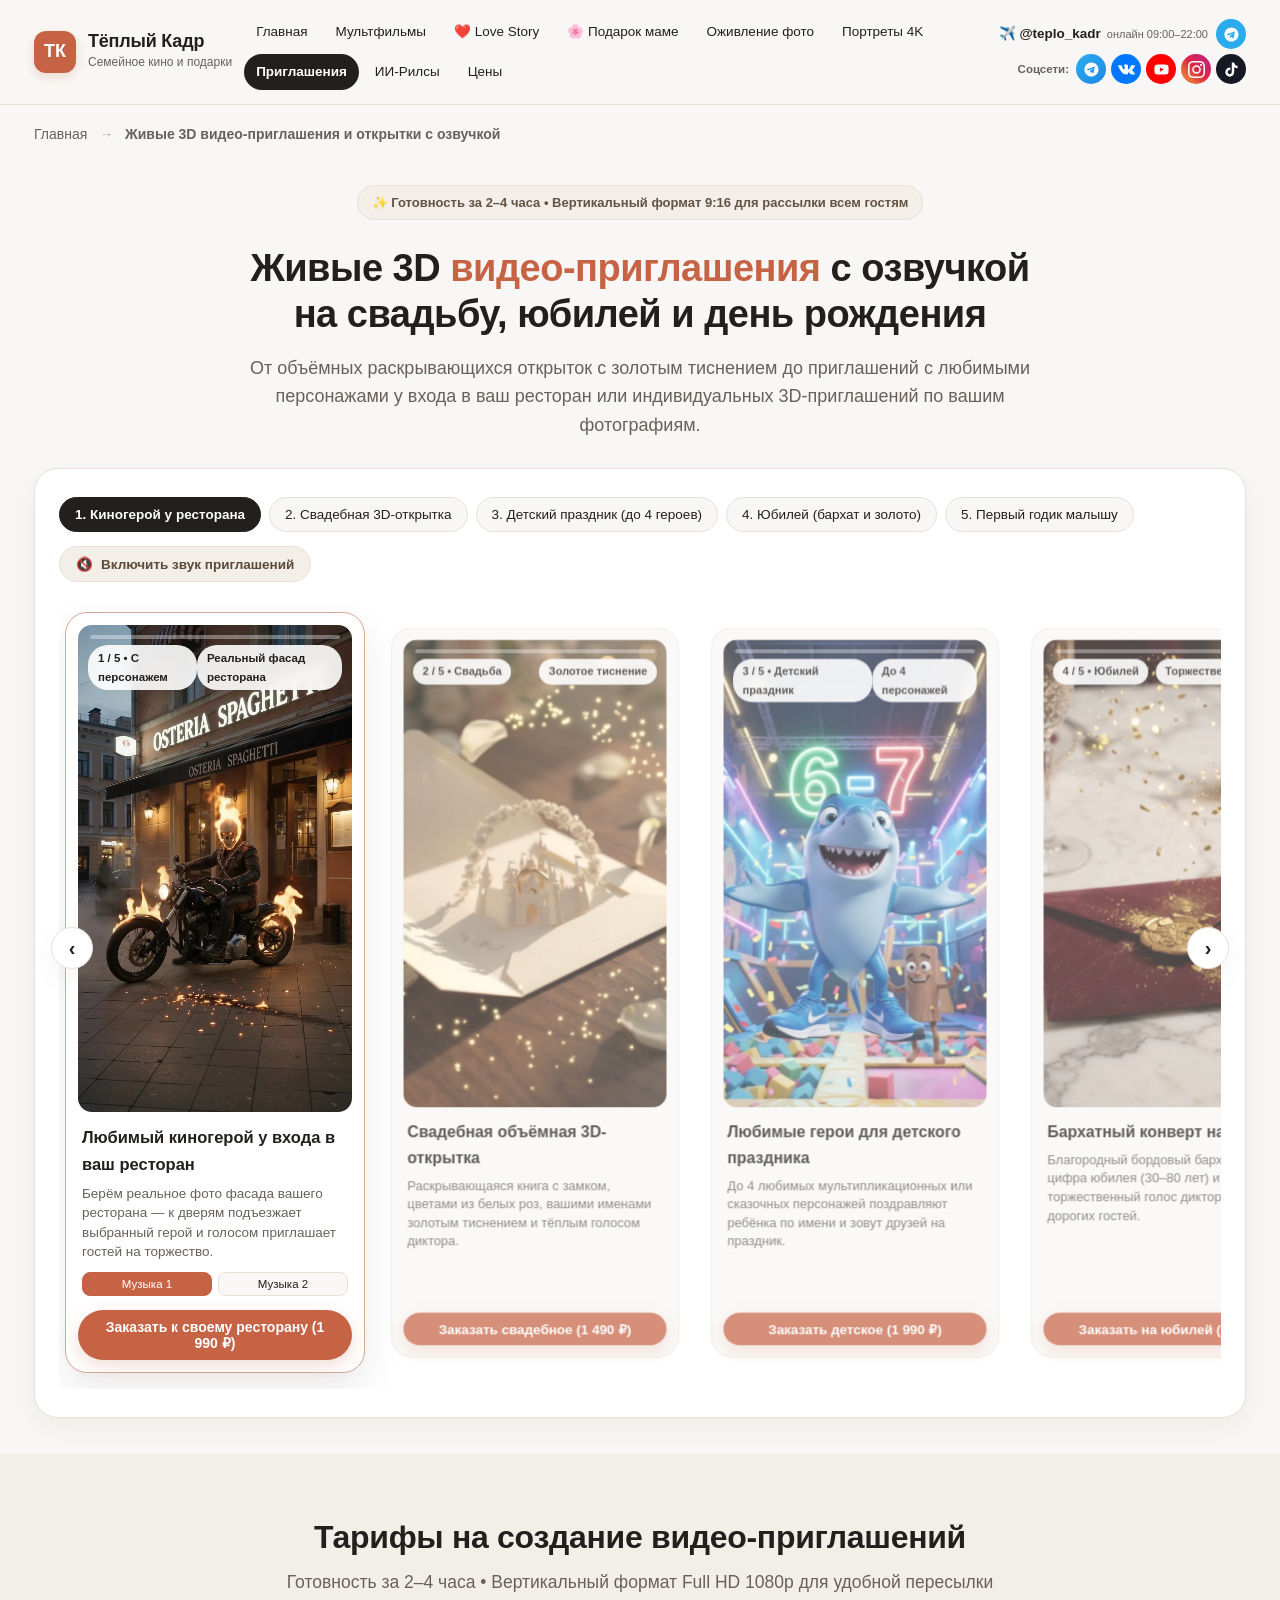
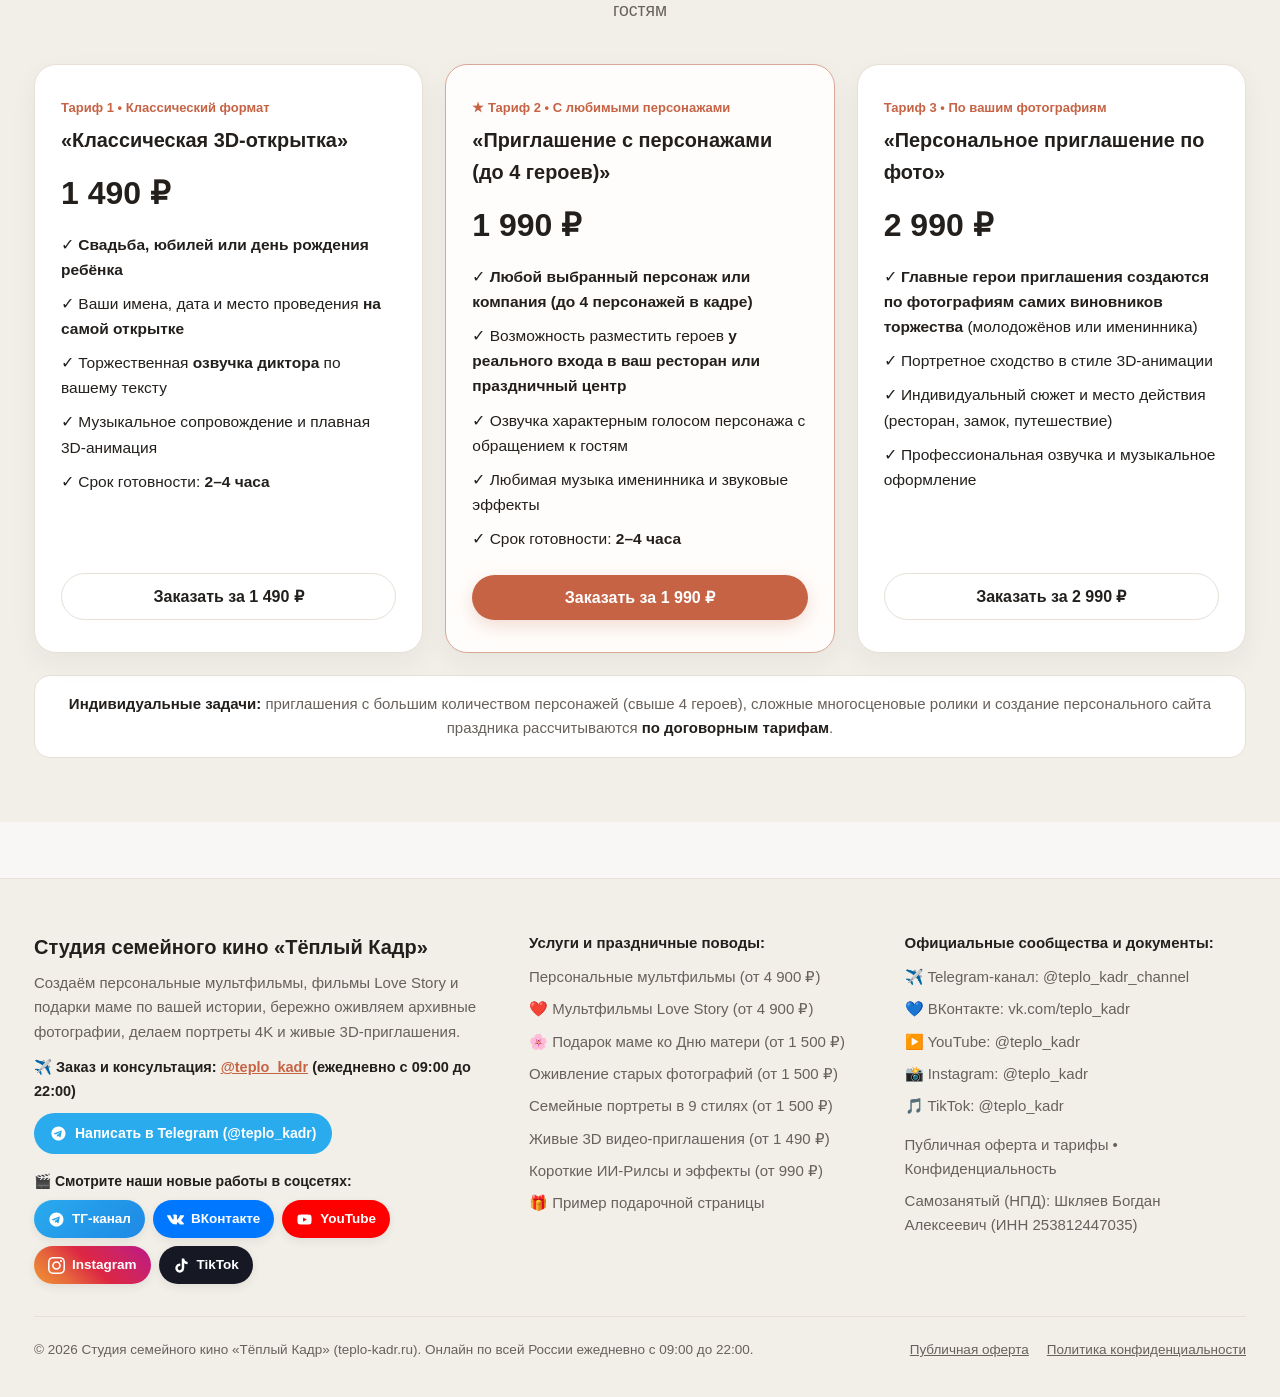
<file: invitations.html>
<!DOCTYPE html>
<html lang="ru">
<head>
  <meta charset="UTF-8" />
  <meta name="viewport" content="width=device-width, initial-scale=1.0" />
  <title>Живые 3D видео-приглашения с озвучкой на свадьбу, юбилей и день рождения — Студия «Тёплый Кадр»</title>
  <meta name="description" content="Создаём живые 3D видео-приглашения для отправки гостям за 2–4 часа: объёмные 3D-открытки с золотым тиснением, приглашения с персонажами (до 4 героев) у вашего ресторана и персональные приглашения по фото. Студия «Тёплый Кадр»." />
  <meta name="keywords" content="живые 3d видео приглашения, видео приглашение на свадьбу 3d, видео приглашение на юбилей, видео приглашение на день рождения, теплый кадр, тепло кадр" />
  <meta name="google-site-verification" content="XshtWCoL3C2zKbtHFyHXIjc1hRPlW5PC0cDnu9mbtik" />
  <meta name="robots" content="index, follow, max-image-preview:large, max-snippet:-1, max-video-preview:-1" />
  <link rel="canonical" href="https://teplo-kadr.ru/invitations" />
  <meta property="og:type" content="website" />
  <meta property="og:site_name" content="Тёплый Кадр — Студия семейного кино и подарков" />
  <meta property="og:title" content="Живые 3D видео-приглашения с озвучкой на свадьбу, юбилей и день рождения — Студия «Тёплый Кадр»" />
  <meta property="og:description" content="Создаём живые 3D видео-приглашения для отправки гостям за 2–4 часа: объёмные открытки с озвучкой и приглашения с любимыми героями у входа в ваш ресторан." />
  <meta property="og:url" content="https://teplo-kadr.ru/invitations" />
  <meta property="og:image" content="https://teplo-kadr.ru/media/avito_invitations_cover_16x9.png" />
  <meta property="og:locale" content="ru_RU" />
  <link rel="shortcut icon" href="/favicon.ico" type="image/x-icon" />
  <link rel="icon" type="image/svg+xml" href="/favicon.svg" />
  <link rel="icon" type="image/png" sizes="48x48" href="/favicon-48x48.png" />
  <link rel="icon" type="image/png" sizes="96x96" href="/favicon-96x96.png" />
  <link rel="icon" type="image/png" sizes="120x120" href="/favicon.png" />
  <link rel="icon" type="image/png" sizes="192x192" href="/favicon-192x192.png" />
  <link rel="apple-touch-icon" href="/favicon-192x192.png" />
  <link rel="stylesheet" href="styles.css?v=14" />
  <style>
    /* Спокойная светлая витрина видео-приглашений */
    .inv-showcase-wrap {
      background: #FFFFFF;
      border-radius: 24px;
      padding: 28px 24px;
      color: var(--text-main);
      box-shadow: var(--shadow-card);
      border: 1px solid var(--border-soft);
      position: relative;
      overflow: hidden;
    }
    .inv-top-bar {
      display: flex;
      justify-content: space-between;
      align-items: center;
      flex-wrap: wrap;
      gap: 14px;
      margin-bottom: 20px;
    }
    .inv-tabs {
      display: flex;
      gap: 8px;
      flex-wrap: wrap;
    }
    .inv-tab-btn {
      background: var(--bg-cream);
      color: var(--text-main);
      border: 1px solid var(--border-soft);
      padding: 9px 15px;
      border-radius: 30px;
      font-size: 13.5px;
      font-weight: 500;
      cursor: pointer;
      transition: all 0.2s ease;
      font-family: inherit;
    }
    .inv-tab-btn:hover {
      border-color: var(--accent-warm);
    }
    .inv-tab-btn.active {
      background: var(--text-main);
      color: #FFFFFF;
      border-color: var(--text-main);
      font-weight: 600;
    }
    .inv-sound-toggle {
      display: inline-flex;
      align-items: center;
      gap: 8px;
      background: var(--accent-gold-light);
      color: #5C4938;
      border: 1px solid var(--border-soft);
      padding: 9px 16px;
      border-radius: 30px;
      font-weight: 600;
      font-size: 13.5px;
      cursor: pointer;
      transition: all 0.2s ease;
      font-family: inherit;
    }
    .inv-sound-toggle.unmuted {
      background: var(--accent-green);
      color: #fff;
      border-color: var(--accent-green);
    }
    .inv-carousel-stage {
      position: relative;
      display: flex;
      align-items: center;
    }
    .inv-carousel-track {
      display: flex;
      gap: 20px;
      overflow-x: auto;
      scroll-snap-type: x mandatory;
      scroll-behavior: smooth;
      padding: 10px 6px 16px;
      width: 100%;
      scrollbar-width: none;
    }
    .inv-carousel-track::-webkit-scrollbar {
      display: none;
    }
    .inv-phone-card {
      flex: 0 0 300px;
      scroll-snap-align: center;
      background: var(--bg-cream);
      border-radius: 22px;
      border: 1px solid var(--border-soft);
      padding: 12px;
      transition: transform 0.3s ease, border-color 0.3s ease, opacity 0.3s ease, box-shadow 0.3s ease;
      opacity: 0.72;
      transform: scale(0.96);
      cursor: pointer;
      display: flex;
      flex-direction: column;
      justify-content: space-between;
    }
    .inv-phone-card.active {
      opacity: 1;
      transform: scale(1);
      background: #FFFFFF;
      border: 1.5px solid #D9A796;
      box-shadow: var(--shadow-hover);
    }
    .inv-video-box {
      position: relative;
      width: 100%;
      aspect-ratio: 9 / 16;
      border-radius: 14px;
      overflow: hidden;
      background: #1C1917;
    }
    .inv-video-box video {
      width: 100%;
      height: 100%;
      object-fit: cover;
      display: block;
    }
    .inv-progress-track {
      position: absolute;
      top: 10px;
      left: 12px;
      right: 12px;
      height: 4px;
      background: rgba(255, 255, 255, 0.35);
      border-radius: 4px;
      overflow: hidden;
      z-index: 4;
    }
    .inv-progress-bar {
      height: 100%;
      width: 0%;
      background: #FFFFFF;
      transition: width 0.12s linear;
    }
    .inv-badge-overlay {
      position: absolute;
      top: 20px;
      left: 10px;
      right: 10px;
      display: flex;
      justify-content: space-between;
      align-items: center;
      z-index: 4;
      pointer-events: none;
    }
    .inv-badge-pill {
      background: rgba(255, 255, 255, 0.9);
      backdrop-filter: blur(6px);
      color: var(--text-main);
      font-size: 11.5px;
      font-weight: 600;
      padding: 4px 10px;
      border-radius: 20px;
    }
    .inv-card-info {
      padding: 12px 4px 4px;
    }
    .inv-card-info h4 {
      color: var(--text-main);
      font-size: 16.5px;
      font-weight: 700;
      margin: 0 0 6px;
    }
    .inv-card-info p {
      color: var(--text-muted);
      font-size: 13.5px;
      line-height: 1.45;
      margin: 0 0 10px;
    }
    .inv-track-switcher {
      display: flex;
      gap: 6px;
      margin-bottom: 10px;
    }
    .inv-track-pill {
      flex: 1;
      background: var(--bg-cream);
      border: 1px solid var(--border-soft);
      color: var(--text-main);
      font-size: 11.5px;
      font-weight: 500;
      padding: 5px 8px;
      border-radius: 8px;
      cursor: pointer;
      text-align: center;
      font-family: inherit;
    }
    .inv-track-pill.active {
      background: var(--accent-warm);
      border-color: var(--accent-warm);
      color: #FFFFFF;
    }
    .inv-nav-arrow {
      position: absolute;
      top: 44%;
      transform: translateY(-50%);
      width: 42px;
      height: 42px;
      border-radius: 50%;
      background: #FFFFFF;
      color: var(--text-main);
      border: 1px solid var(--border-soft);
      font-size: 20px;
      font-weight: 600;
      cursor: pointer;
      z-index: 10;
      display: flex;
      align-items: center;
      justify-content: center;
      box-shadow: var(--shadow-card);
    }
    .inv-nav-arrow:hover {
      background: var(--accent-warm);
      color: #FFFFFF;
    }
    .inv-nav-prev { left: -8px; }
    .inv-nav-next { right: -8px; }
    @media (max-width: 768px) {
      .inv-showcase-wrap {
        padding: 14px 10px;
        border-radius: 18px;
      }
      .inv-top-bar {
        gap: 8px;
        margin-bottom: 10px;
      }
      .inv-tabs {
        flex-wrap: nowrap;
        overflow-x: auto;
        width: 100%;
        -webkit-overflow-scrolling: touch;
        scrollbar-width: none;
        gap: 5px;
        padding-bottom: 2px;
      }
      .inv-tabs::-webkit-scrollbar {
        display: none;
      }
      .inv-tab-btn {
        padding: 6px 11px;
        font-size: 11.5px;
        flex-shrink: 0;
        white-space: nowrap;
      }
      .inv-sound-toggle {
        width: 100%;
        justify-content: center;
        padding: 8px 12px;
        font-size: 12.5px;
      }
      .inv-carousel-track {
        gap: 12px;
        padding: 6px 4px 10px;
      }
      .inv-phone-card {
        flex: 0 0 225px;
        padding: 8px;
        border-radius: 16px;
      }
      .inv-video-box {
        border-radius: 12px;
      }
      .inv-badge-overlay {
        top: 16px;
        left: 8px;
        right: 8px;
      }
      .inv-badge-pill {
        font-size: 9.5px;
        padding: 3px 7px;
      }
      .inv-card-info {
        padding: 8px 4px 2px;
      }
      .inv-card-info h4 {
        font-size: 14px;
        margin-bottom: 4px;
      }
      .inv-card-info p {
        font-size: 11.5px;
        line-height: 1.32;
        margin-bottom: 6px;
      }
      .inv-track-pill {
        font-size: 10px;
        padding: 4px 6px;
      }
      .inv-nav-arrow {
        display: none;
      }
    }
  </style>
</head>
<body>

  <!-- ЕДИНАЯ ШАПКА САЙТА -->
  <header>
    <div class="container header-inner">
      <a href="/" class="logo">
        <div class="logo-badge">ТК</div>
        <div class="logo-text">
          <strong>Тёплый Кадр</strong>
          <span>Семейное кино и подарки</span>
        </div>
      </a>
      <nav class="nav-links">
        <a href="/">Главная</a>
        <a href="/cartoon">Мультфильмы</a>
        <a href="/love-story">❤️ Love Story</a>
        <a href="/mothers-day">🌸 Подарок маме</a>
        <a href="/photo-alive">Оживление фото</a>
        <a href="/photoshoot">Портреты 4K</a>
        <a href="/invitations" class="active">Приглашения</a>
        <a href="/video-edit">ИИ-Рилсы</a>
        <a href="/#prices">Цены</a>
      </nav>
      <div class="header-cta">
        <div class="header-cta-top">
          <a href="https://t.me/teplo_kadr" target="_blank" rel="noopener" class="header-phone" title="Написать в Telegram: @teplo_kadr">
            ✈️ @teplo_kadr <small>онлайн 09:00–22:00</small>
          </a>
          <div class="header-messengers">
            <a href="https://t.me/teplo_kadr" target="_blank" rel="noopener" class="icon-pill btn-telegram" title="Написать в Telegram для заказа (@teplo_kadr)"><svg class="msg-icon" viewBox="0 0 24 24" fill="currentColor"><path d="M11.94 2C6.45 2 2 6.45 2 11.94s4.45 9.94 9.94 9.94 9.94-4.45 9.94-9.94S17.43 2 11.94 2zm4.66 6.81l-1.69 7.97c-.12.57-.46.71-.93.44l-2.58-1.9-1.24 1.2c-.14.14-.26.26-.53.26l.19-2.63 4.78-4.32c.21-.18-.05-.29-.32-.11L8.36 13.4l-2.55-.8c-.55-.17-.56-.55.12-.82l9.96-3.84c.46-.17.86.11.71.87z"/></svg> <span>Заказать в TG</span></a>
          </div>
        </div>
        <div class="header-socials-row">
          <span class="header-socials-label">Соцсети:</span>
          <a href="https://t.me/teplo_kadr_channel" target="_blank" rel="noopener" class="icon-pill btn-tg-channel" title="Наш Telegram-канал @teplo_kadr_channel"><svg class="msg-icon" viewBox="0 0 24 24" fill="currentColor"><path d="M11.94 2C6.45 2 2 6.45 2 11.94s4.45 9.94 9.94 9.94 9.94-4.45 9.94-9.94S17.43 2 11.94 2zm4.66 6.81l-1.69 7.97c-.12.57-.46.71-.93.44l-2.58-1.9-1.24 1.2c-.14.14-.26.26-.53.26l.19-2.63 4.78-4.32c.21-.18-.05-.29-.32-.11L8.36 13.4l-2.55-.8c-.55-.17-.56-.55.12-.82l9.96-3.84c.46-.17.86.11.71.87z"/></svg> <span>ТГ-канал</span></a>
          <a href="https://vk.com/teplo_kadr" target="_blank" rel="noopener" class="icon-pill btn-vk" title="ВКонтакте: vk.com/teplo_kadr"><svg class="msg-icon" viewBox="0 0 24 24" fill="currentColor"><path d="M13.162 18.994c.609 0 .858-.406.851-.915-.031-1.917.714-2.949 2.059-1.604 1.488 1.488 1.796 2.519 3.603 2.519h3.2c.808 0 1.126-.26 1.126-.668 0-.863-1.421-2.386-2.625-3.504-1.686-1.565-1.765-1.602-.313-3.486 1.801-2.339 4.157-5.336 2.073-5.336h-3.981c-.772 0-.828.435-1.103 1.083-.995 2.347-2.886 5.387-3.604 4.922-.751-.485-.407-2.406-.35-5.261.015-.754.011-1.271-1.141-1.539-.629-.145-1.241-.205-1.809-.205-2.273 0-3.841.953-2.95 1.119 1.571.293 1.42 3.692 1.054 5.16-.638 2.556-3.036-2.024-4.035-4.305-.241-.548-.315-.974-1.175-.974h-3.255c-.492 0-.787.16-.787.516 0 .602 2.96 6.72 5.786 9.77 2.756 2.975 5.48 2.708 7.376 2.708z"/></svg> <span>VK</span></a>
          <a href="https://www.youtube.com/@teplo_kadr" target="_blank" rel="noopener" class="icon-pill btn-youtube" title="YouTube: @teplo_kadr"><svg class="msg-icon" viewBox="0 0 24 24" fill="currentColor"><path d="M21.58 7.19c-.23-.86-.91-1.54-1.77-1.77C18.25 5 12 5 12 5s-6.25 0-7.81.42c-.86.23-1.54.91-1.77 1.77C2 8.75 2 12 2 12s0 3.25.42 4.81c.23.86.91 1.54 1.77 1.77C5.75 19 12 19 12 19s6.25 0 7.81-.42c.86-.23 1.54-.91 1.77-1.77C22 15.25 22 12 22 12s0-3.25-.42-4.81zM10 15V9l5.2 3-5.2 3z"/></svg> <span>YouTube</span></a>
          <a href="https://www.instagram.com/teplo_kadr/" target="_blank" rel="noopener" class="icon-pill btn-instagram" title="Instagram: @teplo_kadr"><svg class="msg-icon" viewBox="0 0 24 24" fill="currentColor"><path d="M12 2.163c3.204 0 3.584.012 4.85.07 3.252.148 4.771 1.691 4.919 4.919.058 1.265.069 1.645.069 4.849 0 3.205-.012 3.584-.069 4.849-.149 3.225-1.664 4.771-4.919 4.919-1.266.058-1.644.07-4.85.07-3.204 0-3.584-.012-4.849-.07-3.26-.149-4.771-1.699-4.919-4.92-.058-1.265-.07-1.644-.07-4.849 0-3.204.013-3.583.07-4.849.149-3.227 1.664-4.771 4.919-4.919 1.266-.057 1.645-.069 4.849-.069zm0-2.163c-3.259 0-3.667.014-4.947.072-4.358.2-6.78 2.618-6.98 6.98-.059 1.281-.073 1.689-.073 4.948 0 3.259.014 3.668.072 4.948.2 4.358 2.618 6.78 6.98 6.98 1.281.058 1.689.072 4.948.072 3.259 0 3.668-.014 4.948-.072 4.354-.2 6.782-2.618 6.979-6.98.059-1.28.073-1.689.073-4.948 0-3.259-.014-3.667-.072-4.947-.196-4.354-2.617-6.78-6.979-6.98-1.281-.059-1.69-.073-4.949-.073zm0 5.838c-3.403 0-6.162 2.759-6.162 6.162s2.759 6.163 6.162 6.163 6.162-2.759 6.162-6.163c0-3.403-2.759-6.162-6.162-6.162zm0 10.162c-2.209 0-4-1.79-4-4 0-2.209 1.791-4 4-4s4 1.791 4 4c0 2.21-1.791 4-4 4zm6.406-11.845c-.796 0-1.441.645-1.441 1.44s.645 1.44 1.441 1.44c.795 0 1.439-.645 1.439-1.44s-.644-1.44-1.439-1.44z"/></svg> <span>Instagram</span></a>
          <a href="https://www.tiktok.com/@teplo_kadr" target="_blank" rel="noopener" class="icon-pill btn-tiktok" title="TikTok: @teplo_kadr"><svg class="msg-icon" viewBox="0 0 24 24" fill="currentColor"><path d="M19.59 6.69a4.83 4.83 0 0 1-3.77-4.25V2h-3.45v13.67a2.89 2.89 0 0 1-5.2 1.74 2.89 2.89 0 0 1 2.31-4.64 2.93 2.93 0 0 1 .88.13V9.4a6.84 6.84 0 0 0-1-.05A6.33 6.33 0 0 0 5 20.1a6.34 6.34 0 0 0 10.86-4.43v-7a8.16 8.16 0 0 0 4.77 1.52v-3.4a4.85 4.85 0 0 1-1-.1z"/></svg> <span>TikTok</span></a>
        </div>
      </div>
    </div>
  </header>

  <div class="container breadcrumbs">
    <a href="/">Главная</a> <span>→</span> <strong>Живые 3D видео-приглашения и открытки с озвучкой</strong>
  </div>

  <!-- ПЕРВЫЙ ЭКРАН + КАРУСЕЛЬ 5 ВИДЕО-ПРИГЛАШЕНИЙ -->
  <section class="hero" style="padding-bottom: 36px;">
    <div class="container">
      <div style="max-width: 820px; margin: 0 auto 28px; text-align: center;">
        <span class="pill-tag">✨ Готовность за 2–4 часа • Вертикальный формат 9:16 для рассылки всем гостям</span>
        <h1 style="margin-top: 10px;">Живые 3D <span>видео-приглашения</span> с озвучкой на свадьбу, юбилей и день рождения</h1>
        <p class="lead" style="margin: 0 auto 16px;">
          От объёмных раскрывающихся открыток с золотым тиснением до приглашений с любимыми персонажами у входа в ваш ресторан или индивидуальных 3D-приглашений по вашим фотографиям.
        </p>
      </div>

      <!-- КАРУСЕЛЬ ОТДЕЛЬНЫХ ВИДЕО -->
      <div class="inv-showcase-wrap">
        <div class="inv-top-bar">
          <div class="inv-tabs" id="invTabs">
            <button class="inv-tab-btn active" onclick="selectInvCard(0)">1. Киногерой у ресторана</button>
            <button class="inv-tab-btn" onclick="selectInvCard(1)">2. Свадебная 3D-открытка</button>
            <button class="inv-tab-btn" onclick="selectInvCard(2)">3. Детский праздник (до 4 героев)</button>
            <button class="inv-tab-btn" onclick="selectInvCard(3)">4. Юбилей (бархат и золото)</button>
            <button class="inv-tab-btn" onclick="selectInvCard(4)">5. Первый годик малышу</button>
          </div>
          <button class="inv-sound-toggle" id="globalSoundBtn" onclick="toggleInvSound()">
            <span id="soundIcon">🔇</span> <span id="soundText">Включить звук приглашений</span>
          </button>
        </div>

        <div class="inv-carousel-stage">
          <button class="inv-nav-arrow inv-nav-prev" onclick="stepInvCard(-1)" title="Предыдущее приглашение">‹</button>
          <div class="inv-carousel-track" id="invTrack">

            <!-- КАРТОЧКА 1: Киногерой у ресторана -->
            <div class="inv-phone-card active" data-index="0" onclick="handleCardClick(event, 0)">
              <div>
                <div class="inv-video-box">
                  <div class="inv-progress-track"><div class="inv-progress-bar" id="prog-0"></div></div>
                  <div class="inv-badge-overlay">
                    <span class="inv-badge-pill">1 / 5 • С персонажем</span>
                    <span class="inv-badge-pill">Реальный фасад ресторана</span>
                  </div>
                  <video id="vid-0" src="media/invitations/01_rider_hth.mp4" poster="media/invitations/01_rider_hth_poster.jpg" playsinline muted preload="metadata"></video>
                </div>
                <div class="inv-card-info">
                  <h4>Любимый киногерой у входа в ваш ресторан</h4>
                  <p>Берём реальное фото фасада вашего ресторана — к дверям подъезжает выбранный герой и голосом приглашает гостей на торжество.</p>
                  <div class="inv-track-switcher" onclick="event.stopPropagation();">
                    <button type="button" class="inv-track-pill active" id="trk-hth" onclick="switchRiderTrack('hth')">Музыка 1</button>
                    <button type="button" class="inv-track-pill" id="trk-sdm" onclick="switchRiderTrack('sdm')">Музыка 2</button>
                  </div>
                </div>
              </div>
              <button class="btn btn-primary btn-sm" style="width:100%;" onclick="event.stopPropagation(); openOrderModal('Видео-приглашение', 'Приглашение с персонажами у ресторана', '1 990 ₽')">Заказать к своему ресторану (1 990 ₽)</button>
            </div>

            <!-- КАРТОЧКА 2: Свадьба 3D Pop-Up -->
            <div class="inv-phone-card" data-index="1" onclick="handleCardClick(event, 1)">
              <div>
                <div class="inv-video-box">
                  <div class="inv-progress-track"><div class="inv-progress-bar" id="prog-1"></div></div>
                  <div class="inv-badge-overlay">
                    <span class="inv-badge-pill">2 / 5 • Свадьба</span>
                    <span class="inv-badge-pill">Золотое тиснение</span>
                  </div>
                  <video id="vid-1" src="media/invitations/02_wedding.mp4" poster="media/invitations/02_wedding_poster.jpg" playsinline muted preload="metadata"></video>
                </div>
                <div class="inv-card-info">
                  <h4>Свадебная объёмная 3D-открытка</h4>
                  <p>Раскрывающаяся книга с замком, цветами из белых роз, вашими именами золотым тиснением и тёплым голосом диктора.</p>
                </div>
              </div>
              <button class="btn btn-primary btn-sm" style="width:100%;" onclick="event.stopPropagation(); openOrderModal('Видео-приглашение', 'Классическая 3D-открытка с озвучкой', '1 490 ₽')">Заказать свадебное (1 490 ₽)</button>
            </div>

            <!-- КАРТОЧКА 3: Детский праздник -->
            <div class="inv-phone-card" data-index="2" onclick="handleCardClick(event, 2)">
              <div>
                <div class="inv-video-box">
                  <div class="inv-progress-track"><div class="inv-progress-bar" id="prog-2"></div></div>
                  <div class="inv-badge-overlay">
                    <span class="inv-badge-pill">3 / 5 • Детский праздник</span>
                    <span class="inv-badge-pill">До 4 персонажей</span>
                  </div>
                  <video id="vid-2" src="media/invitations/03_tralalero.mp4" poster="media/invitations/03_tralalero_poster.jpg" playsinline muted preload="metadata"></video>
                </div>
                <div class="inv-card-info">
                  <h4>Любимые герои для детского праздника</h4>
                  <p>До 4 любимых мультипликационных или сказочных персонажей поздравляют ребёнка по имени и зовут друзей на праздник.</p>
                </div>
              </div>
              <button class="btn btn-primary btn-sm" style="width:100%;" onclick="event.stopPropagation(); openOrderModal('Видео-приглашение', 'Приглашение с персонажами (до 4 героев)', '1 990 ₽')">Заказать детское (1 990 ₽)</button>
            </div>

            <!-- КАРТОЧКА 4: Золотой Юбилей 50 лет -->
            <div class="inv-phone-card" data-index="3" onclick="handleCardClick(event, 3)">
              <div>
                <div class="inv-video-box">
                  <div class="inv-progress-track"><div class="inv-progress-bar" id="prog-3"></div></div>
                  <div class="inv-badge-overlay">
                    <span class="inv-badge-pill">4 / 5 • Юбилей</span>
                    <span class="inv-badge-pill">Торжественный стиль</span>
                  </div>
                  <video id="vid-3" src="media/invitations/04_jubilee.mp4" poster="media/invitations/04_jubilee_poster.jpg" playsinline muted preload="metadata"></video>
                </div>
                <div class="inv-card-info">
                  <h4>Бархатный конверт на Юбилей</h4>
                  <p>Благородный бордовый бархат, золотая цифра юбилея (30–80 лет) и торжественный голос диктора для дорогих гостей.</p>
                </div>
              </div>
              <button class="btn btn-primary btn-sm" style="width:100%;" onclick="event.stopPropagation(); openOrderModal('Видео-приглашение', 'Приглашение на Юбилей с озвучкой', '1 490 ₽')">Заказать на юбилей (1 490 ₽)</button>
            </div>

            <!-- КАРТОЧКА 5: Малышу 1 годик -->
            <div class="inv-phone-card" data-index="4" onclick="handleCardClick(event, 4)">
              <div>
                <div class="inv-video-box">
                  <div class="inv-progress-track"><div class="inv-progress-bar" id="prog-4"></div></div>
                  <div class="inv-badge-overlay">
                    <span class="inv-badge-pill">5 / 5 • 1 годик</span>
                    <span class="inv-badge-pill">Семейный стиль</span>
                  </div>
                  <video id="vid-4" src="media/invitations/05_teddy.mp4" poster="media/invitations/05_teddy_poster.jpg" playsinline muted preload="metadata"></video>
                </div>
                <div class="inv-card-info">
                  <h4>Первый годик малышу (Плюшевый мишка)</h4>
                  <p>Нежная солнечная открытка с оживающим мишкой, воздушными шарами, праздничным тортом и тёплой семейной озвучкой.</p>
                </div>
              </div>
              <button class="btn btn-primary btn-sm" style="width:100%;" onclick="event.stopPropagation(); openOrderModal('Видео-приглашение', 'Открытка «Малышу 1 годик» с озвучкой', '1 490 ₽')">Заказать на 1 годик (1 490 ₽)</button>
            </div>

          </div>
          <button class="inv-nav-arrow inv-nav-next" onclick="stepInvCard(1)" title="Следующее приглашение">›</button>
        </div>
      </div>
    </div>
  </section>

  <!-- ТАРИФЫ НА ВИДЕО-ПРИГЛАШЕНИЯ -->
  <section class="section section-alt" id="pricing">
    <div class="container">
      <div class="section-header">
        <h2>Тарифы на создание видео-приглашений</h2>
        <p>Готовность за 2–4 часа • Вертикальный формат Full HD 1080p для удобной пересылки гостям</p>
      </div>

      <div class="pricing-grid">
        <div class="pricing-card">
          <div>
            <div class="service-num">Тариф 1 • Классический формат</div>
            <h3>«Классическая 3D-открытка»</h3>
            <div class="pricing-price">1 490 ₽</div>
            <ul class="pricing-list">
              <li>✓ <strong>Свадьба, юбилей или день рождения ребёнка</strong></li>
              <li>✓ Ваши имена, дата и место проведения <strong>на самой открытке</strong></li>
              <li>✓ Торжественная <strong>озвучка диктора</strong> по вашему тексту</li>
              <li>✓ Музыкальное сопровождение и плавная 3D-анимация</li>
              <li>✓ Срок готовности: <strong>2–4 часа</strong></li>
            </ul>
          </div>
          <button class="btn btn-outline" style="width: 100%;" onclick="openOrderModal('Видео-приглашение', 'Тариф «Классическая 3D-открытка»', '1 490 ₽')">Заказать за 1 490 ₽</button>
        </div>

        <div class="pricing-card popular">
          <div>
            <div class="service-num">★ Тариф 2 • С любимыми персонажами</div>
            <h3>«Приглашение с персонажами (до 4 героев)»</h3>
            <div class="pricing-price">1 990 ₽</div>
            <ul class="pricing-list">
              <li>✓ <strong>Любой выбранный персонаж или компания (до 4 персонажей в кадре)</strong></li>
              <li>✓ Возможность разместить героев <strong>у реального входа в ваш ресторан или праздничный центр</strong></li>
              <li>✓ Озвучка характерным голосом персонажа с обращением к гостям</li>
              <li>✓ Любимая музыка именинника и звуковые эффекты</li>
              <li>✓ Срок готовности: <strong>2–4 часа</strong></li>
            </ul>
          </div>
          <button class="btn btn-primary" style="width: 100%;" onclick="openOrderModal('Видео-приглашение', 'Тариф «Приглашение с персонажами (до 4 героев)»', '1 990 ₽')">Заказать за 1 990 ₽</button>
        </div>

        <div class="pricing-card">
          <div>
            <div class="service-num">Тариф 3 • По вашим фотографиям</div>
            <h3>«Персональное приглашение по фото»</h3>
            <div class="pricing-price">2 990 ₽</div>
            <ul class="pricing-list">
              <li>✓ <strong>Главные герои приглашения создаются по фотографиям самих виновников торжества</strong> (молодожёнов или именинника)</li>
              <li>✓ Портретное сходство в стиле 3D-анимации</li>
              <li>✓ Индивидуальный сюжет и место действия (ресторан, замок, путешествие)</li>
              <li>✓ Профессиональная озвучка и музыкальное оформление</li>
            </ul>
          </div>
          <button class="btn btn-outline" style="width: 100%;" onclick="openOrderModal('Видео-приглашение', 'Тариф «Персональное приглашение по фото»', '2 990 ₽')">Заказать за 2 990 ₽</button>
        </div>
      </div>

      <div class="contract-note">
        <strong>Индивидуальные задачи:</strong> приглашения с большим количеством персонажей (свыше 4 героев), сложные многосценовые ролики и создание персонального сайта праздника рассчитываются <strong>по договорным тарифам</strong>.
      </div>
    </div>
  </section>

  <!-- ЕДИНЫЙ ПОДВАЛ САЙТА -->
  <footer>
    <div class="container">
      <div class="footer-grid">
        <div>
          <strong style="color: var(--text-main); font-size: 20px; display: block; margin-bottom: 8px;">Студия семейного кино «Тёплый Кадр»</strong>
          <p style="margin-bottom: 12px;">Создаём персональные мультфильмы, фильмы Love Story и подарки маме по вашей истории, бережно оживляем архивные фотографии, делаем портреты 4K и живые 3D-приглашения.</p>
          <p style="margin-bottom: 10px; color: var(--text-main); font-weight: 600; font-size: 14.5px;">
            ✈️ Заказ и консультация: <a href="https://t.me/teplo_kadr" target="_blank" rel="noopener" style="color: var(--accent-warm); text-decoration: underline;">@teplo_kadr</a> (ежедневно с 09:00 до 22:00)
          </p>
          <div style="display: flex; gap: 8px; flex-wrap: wrap; margin-bottom: 16px;">
            <a href="https://t.me/teplo_kadr" target="_blank" rel="noopener" class="btn btn-telegram btn-sm"><svg class="msg-icon" viewBox="0 0 24 24" fill="currentColor"><path d="M11.94 2C6.45 2 2 6.45 2 11.94s4.45 9.94 9.94 9.94 9.94-4.45 9.94-9.94S17.43 2 11.94 2zm4.66 6.81l-1.69 7.97c-.12.57-.46.71-.93.44l-2.58-1.9-1.24 1.2c-.14.14-.26.26-.53.26l.19-2.63 4.78-4.32c.21-.18-.05-.29-.32-.11L8.36 13.4l-2.55-.8c-.55-.17-.56-.55.12-.82l9.96-3.84c.46-.17.86.11.71.87z"/></svg> Написать в Telegram (@teplo_kadr)</a>
          </div>
          <p style="margin-bottom: 8px; color: var(--text-main); font-weight: 600; font-size: 14px;">
            🎬 Смотрите наши новые работы в соцсетях:
          </p>
          <div class="social-badges-row">
            <a href="https://t.me/teplo_kadr_channel" target="_blank" rel="noopener" class="social-pill-link btn-tg-channel" title="Telegram-канал @teplo_kadr_channel"><svg class="msg-icon" viewBox="0 0 24 24" fill="currentColor"><path d="M11.94 2C6.45 2 2 6.45 2 11.94s4.45 9.94 9.94 9.94 9.94-4.45 9.94-9.94S17.43 2 11.94 2zm4.66 6.81l-1.69 7.97c-.12.57-.46.71-.93.44l-2.58-1.9-1.24 1.2c-.14.14-.26.26-.53.26l.19-2.63 4.78-4.32c.21-.18-.05-.29-.32-.11L8.36 13.4l-2.55-.8c-.55-.17-.56-.55.12-.82l9.96-3.84c.46-.17.86.11.71.87z"/></svg> ТГ-канал</a>
            <a href="https://vk.com/teplo_kadr" target="_blank" rel="noopener" class="social-pill-link btn-vk" title="ВКонтакте vk.com/teplo_kadr"><svg class="msg-icon" viewBox="0 0 24 24" fill="currentColor"><path d="M13.162 18.994c.609 0 .858-.406.851-.915-.031-1.917.714-2.949 2.059-1.604 1.488 1.488 1.796 2.519 3.603 2.519h3.2c.808 0 1.126-.26 1.126-.668 0-.863-1.421-2.386-2.625-3.504-1.686-1.565-1.765-1.602-.313-3.486 1.801-2.339 4.157-5.336 2.073-5.336h-3.981c-.772 0-.828.435-1.103 1.083-.995 2.347-2.886 5.387-3.604 4.922-.751-.485-.407-2.406-.35-5.261.015-.754.011-1.271-1.141-1.539-.629-.145-1.241-.205-1.809-.205-2.273 0-3.841.953-2.95 1.119 1.571.293 1.42 3.692 1.054 5.16-.638 2.556-3.036-2.024-4.035-4.305-.241-.548-.315-.974-1.175-.974h-3.255c-.492 0-.787.16-.787.516 0 .602 2.96 6.72 5.786 9.77 2.756 2.975 5.48 2.708 7.376 2.708z"/></svg> ВКонтакте</a>
            <a href="https://www.youtube.com/@teplo_kadr" target="_blank" rel="noopener" class="social-pill-link btn-youtube" title="YouTube @teplo_kadr"><svg class="msg-icon" viewBox="0 0 24 24" fill="currentColor"><path d="M21.58 7.19c-.23-.86-.91-1.54-1.77-1.77C18.25 5 12 5 12 5s-6.25 0-7.81.42c-.86.23-1.54.91-1.77 1.77C2 8.75 2 12 2 12s0 3.25.42 4.81c.23.86.91 1.54 1.77 1.77C5.75 19 12 19 12 19s6.25 0 7.81-.42c.86-.23 1.54-.91 1.77-1.77C22 15.25 22 12 22 12s0-3.25-.42-4.81zM10 15V9l5.2 3-5.2 3z"/></svg> YouTube</a>
            <a href="https://www.instagram.com/teplo_kadr/" target="_blank" rel="noopener" class="social-pill-link btn-instagram" title="Instagram @teplo_kadr"><svg class="msg-icon" viewBox="0 0 24 24" fill="currentColor"><path d="M12 2.163c3.204 0 3.584.012 4.85.07 3.252.148 4.771 1.691 4.919 4.919.058 1.265.069 1.645.069 4.849 0 3.205-.012 3.584-.069 4.849-.149 3.225-1.664 4.771-4.919 4.919-1.266.058-1.644.07-4.85.07-3.204 0-3.584-.012-4.849-.07-3.26-.149-4.771-1.699-4.919-4.92-.058-1.265-.07-1.644-.07-4.849 0-3.204.013-3.583.07-4.849.149-3.227 1.664-4.771 4.919-4.919 1.266-.057 1.645-.069 4.849-.069zm0-2.163c-3.259 0-3.667.014-4.947.072-4.358.2-6.78 2.618-6.98 6.98-.059 1.281-.073 1.689-.073 4.948 0 3.259.014 3.668.072 4.948.2 4.358 2.618 6.78 6.98 6.98 1.281.058 1.689.072 4.948.072 3.259 0 3.668-.014 4.948-.072 4.354-.2 6.782-2.618 6.979-6.98.059-1.28.073-1.689.073-4.948 0-3.259-.014-3.667-.072-4.947-.196-4.354-2.617-6.78-6.979-6.98-1.281-.059-1.69-.073-4.949-.073zm0 5.838c-3.403 0-6.162 2.759-6.162 6.162s2.759 6.163 6.162 6.163 6.162-2.759 6.162-6.163c0-3.403-2.759-6.162-6.162-6.162zm0 10.162c-2.209 0-4-1.79-4-4 0-2.209 1.791-4 4-4s4 1.791 4 4c0 2.21-1.791 4-4 4zm6.406-11.845c-.796 0-1.441.645-1.441 1.44s.645 1.44 1.441 1.44c.795 0 1.439-.645 1.439-1.44s-.644-1.44-1.439-1.44z"/></svg> Instagram</a>
            <a href="https://www.tiktok.com/@teplo_kadr" target="_blank" rel="noopener" class="social-pill-link btn-tiktok" title="TikTok @teplo_kadr"><svg class="msg-icon" viewBox="0 0 24 24" fill="currentColor"><path d="M19.59 6.69a4.83 4.83 0 0 1-3.77-4.25V2h-3.45v13.67a2.89 2.89 0 0 1-5.2 1.74 2.89 2.89 0 0 1 2.31-4.64 2.93 2.93 0 0 1 .88.13V9.4a6.84 6.84 0 0 0-1-.05A6.33 6.33 0 0 0 5 20.1a6.34 6.34 0 0 0 10.86-4.43v-7a8.16 8.16 0 0 0 4.77 1.52v-3.4a4.85 4.85 0 0 1-1-.1z"/></svg> TikTok</a>
          </div>
        </div>
        <div>
          <strong style="color: var(--text-main); display: block; margin-bottom: 10px;">Услуги и праздничные поводы:</strong>
          <ul class="footer-links">
            <li><a href="/cartoon">Персональные мультфильмы (от 4 900 ₽)</a></li>
            <li><a href="/love-story">❤️ Мультфильмы Love Story (от 4 900 ₽)</a></li>
            <li><a href="/mothers-day">🌸 Подарок маме ко Дню матери (от 1 500 ₽)</a></li>
            <li><a href="/photo-alive">Оживление старых фотографий (от 1 500 ₽)</a></li>
            <li><a href="/photoshoot">Семейные портреты в 9 стилях (от 1 500 ₽)</a></li>
            <li><a href="/invitations">Живые 3D видео-приглашения (от 1 490 ₽)</a></li>
            <li><a href="/video-edit">Короткие ИИ-Рилсы и эффекты (от 990 ₽)</a></li>
            <li><a href="/gift-max30">🎁 Пример подарочной страницы</a></li>
          </ul>
        </div>
        <div>
          <strong style="color: var(--text-main); display: block; margin-bottom: 10px;">Официальные сообщества и документы:</strong>
          <ul class="footer-links">
            <li><a href="https://t.me/teplo_kadr_channel" target="_blank" rel="noopener">✈️ Telegram-канал: @teplo_kadr_channel</a></li>
            <li><a href="https://vk.com/teplo_kadr" target="_blank" rel="noopener">💙 ВКонтакте: vk.com/teplo_kadr</a></li>
            <li><a href="https://www.youtube.com/@teplo_kadr" target="_blank" rel="noopener">▶️ YouTube: @teplo_kadr</a></li>
            <li><a href="https://www.instagram.com/teplo_kadr/" target="_blank" rel="noopener">📸 Instagram: @teplo_kadr</a></li>
            <li><a href="https://www.tiktok.com/@teplo_kadr" target="_blank" rel="noopener">🎵 TikTok: @teplo_kadr</a></li>
            <li style="margin-top: 6px;"><a href="/oferta">Публичная оферта и тарифы</a> • <a href="/privacy">Конфиденциальность</a></li>
            <li>Самозанятый (НПД): Шкляев Богдан Алексеевич (ИНН 253812447035)</li>
          </ul>
        </div>
      </div>
      <div class="footer-bottom">
        <div>© 2026 Студия семейного кино «Тёплый Кадр» (teplo-kadr.ru). Онлайн по всей России ежедневно с 09:00 до 22:00.</div>
        <div class="footer-legal-links">
          <a href="/oferta">Публичная оферта</a>
          <a href="/privacy">Политика конфиденциальности</a>
        </div>
      </div>
    </div>
  </footer>

  <!-- МОДАЛЬНОЕ ОКНО ЗАКАЗА -->
  <div class="modal-backdrop" id="orderModal">
    <div class="modal-card">
      <button class="modal-close" onclick="closeOrderModal()">✕</button>
      <span class="pill-tag" style="margin-bottom: 8px;">Готовность за 2–4 часа</span>
      <h3 id="modalTitle" style="font-size: 24px; margin-bottom: 6px;">Видео-приглашение</h3>
      <p id="modalSub" style="color: var(--text-muted); font-size: 14.5px; margin-bottom: 16px;">Тариф</p>

      <input type="hidden" id="modalService" value="Видео-приглашение" />
      <input type="hidden" id="modalTariff" value="Классическая 3D-открытка" />

      <div class="calc-control">
        <label>Как к вам обращаться?</label>
        <input type="text" id="modalClientName" placeholder="Ваше имя" />
      </div>
      <div class="calc-control">
        <label>На какое событие нужно приглашение?</label>
        <input type="text" id="modalOccasion" placeholder="Например: Юбилей 50 лет, Свадьба, День рождения..." />
      </div>
      <div class="calc-control">
        <label>Имена, дата, время и место проведения:</label>
        <textarea id="modalComment" rows="2" placeholder="Например: суббота 18:00, ресторан, или свадьба Александра и Екатерины..."></textarea>
      </div>

      <div style="margin-bottom: 8px;">
        <button type="button" class="btn btn-telegram" onclick="sendLeadToTelegram()" style="width: 100%; justify-content: center; font-size: 15px; padding: 12px;"><svg class="msg-icon" viewBox="0 0 24 24" fill="currentColor"><path d="M11.94 2C6.45 2 2 6.45 2 11.94s4.45 9.94 9.94 9.94 9.94-4.45 9.94-9.94S17.43 2 11.94 2zm4.66 6.81l-1.69 7.97c-.12.57-.46.71-.93.44l-2.58-1.9-1.24 1.2c-.14.14-.26.26-.53.26l.19-2.63 4.78-4.32c.21-.18-.05-.29-.32-.11L8.36 13.4l-2.55-.8c-.55-.17-.56-.55.12-.82l9.96-3.84c.46-.17.86.11.71.87z"/></svg> Отправить заявку в Telegram (@teplo_kadr)</button>
      </div>
      <div class="legal-consent-note">
        Отправляя заявку, вы соглашаетесь с условиями <a href="/oferta">Публичной оферты</a> (включая правила создания ИИ-контента) и <a href="/privacy">Политики конфиденциальности</a>.
      </div>
    </div>
  </div>

  <script src="app.js?v=16"></script>
  <script>
    const totalCards = 5;
    let currentIdx = 0;
    let soundEnabled = false;

    const cards = Array.from(document.querySelectorAll('.inv-phone-card'));
    const tabs = Array.from(document.querySelectorAll('#invTabs .inv-tab-btn'));
    const videos = Array.from({ length: totalCards }, (_, i) => document.getElementById('vid-' + i));
    const progs = Array.from({ length: totalCards }, (_, i) => document.getElementById('prog-' + i));
    const trackEl = document.getElementById('invTrack');

    function selectInvCard(idx, shouldScroll = true) {
      currentIdx = (idx + totalCards) % totalCards;
      cards.forEach((c, i) => c.classList.toggle('active', i === currentIdx));
      tabs.forEach((t, i) => t.classList.toggle('active', i === currentIdx));

      videos.forEach((v, i) => {
        if (i === currentIdx) {
          v.muted = !soundEnabled;
          v.currentTime = 0;
          v.play().catch(() => {});
        } else {
          v.pause();
          progs[i].style.width = '0%';
        }
      });

      if (shouldScroll && cards[currentIdx]) {
        const card = cards[currentIdx];
        const scrollLeft = card.offsetLeft - (trackEl.clientWidth - card.clientWidth) / 2;
        trackEl.scrollTo({ left: Math.max(0, scrollLeft), behavior: 'smooth' });
      }
    }

    function stepInvCard(delta) {
      selectInvCard(currentIdx + delta, true);
    }

    function handleCardClick(e, idx) {
      if (idx !== currentIdx) {
        selectInvCard(idx, true);
      } else {
        const v = videos[idx];
        if (v.paused) v.play();
        else v.pause();
      }
    }

    function toggleInvSound() {
      soundEnabled = !soundEnabled;
      const btn = document.getElementById('globalSoundBtn');
      const icon = document.getElementById('soundIcon');
      const txt = document.getElementById('soundText');
      btn.classList.toggle('unmuted', soundEnabled);
      icon.textContent = soundEnabled ? '🔊' : '🔇';
      txt.textContent = soundEnabled ? 'Звук включён (озвучка + музыка)' : 'Включить звук приглашений';
      videos.forEach((v, i) => {
        v.muted = !soundEnabled;
        if (i === currentIdx && v.paused) {
          v.play().catch(() => {});
        }
      });
    }

    function switchRiderTrack(mode) {
      const v0 = videos[0];
      document.getElementById('trk-hth').classList.toggle('active', mode === 'hth');
      document.getElementById('trk-sdm').classList.toggle('active', mode === 'sdm');
      v0.poster = mode === 'hth' ? 'media/invitations/01_rider_hth_poster.jpg' : 'media/invitations/01_rider_sdm_poster.jpg';
      v0.src = mode === 'hth' ? 'media/invitations/01_rider_hth.mp4' : 'media/invitations/01_rider_sdm.mp4';
      v0.muted = !soundEnabled;
      selectInvCard(0, true);
    }

    videos.forEach((v, idx) => {
      v.addEventListener('timeupdate', () => {
        if (v.duration) {
          progs[idx].style.width = ((v.currentTime / v.duration) * 100).toFixed(1) + '%';
        }
      });
      v.addEventListener('ended', () => {
        progs[idx].style.width = '100%';
        selectInvCard(idx + 1, true);
      });
    });

    window.addEventListener('DOMContentLoaded', () => {
      selectInvCard(0, false);
    });
  </script>
</body>
</html>
</file>
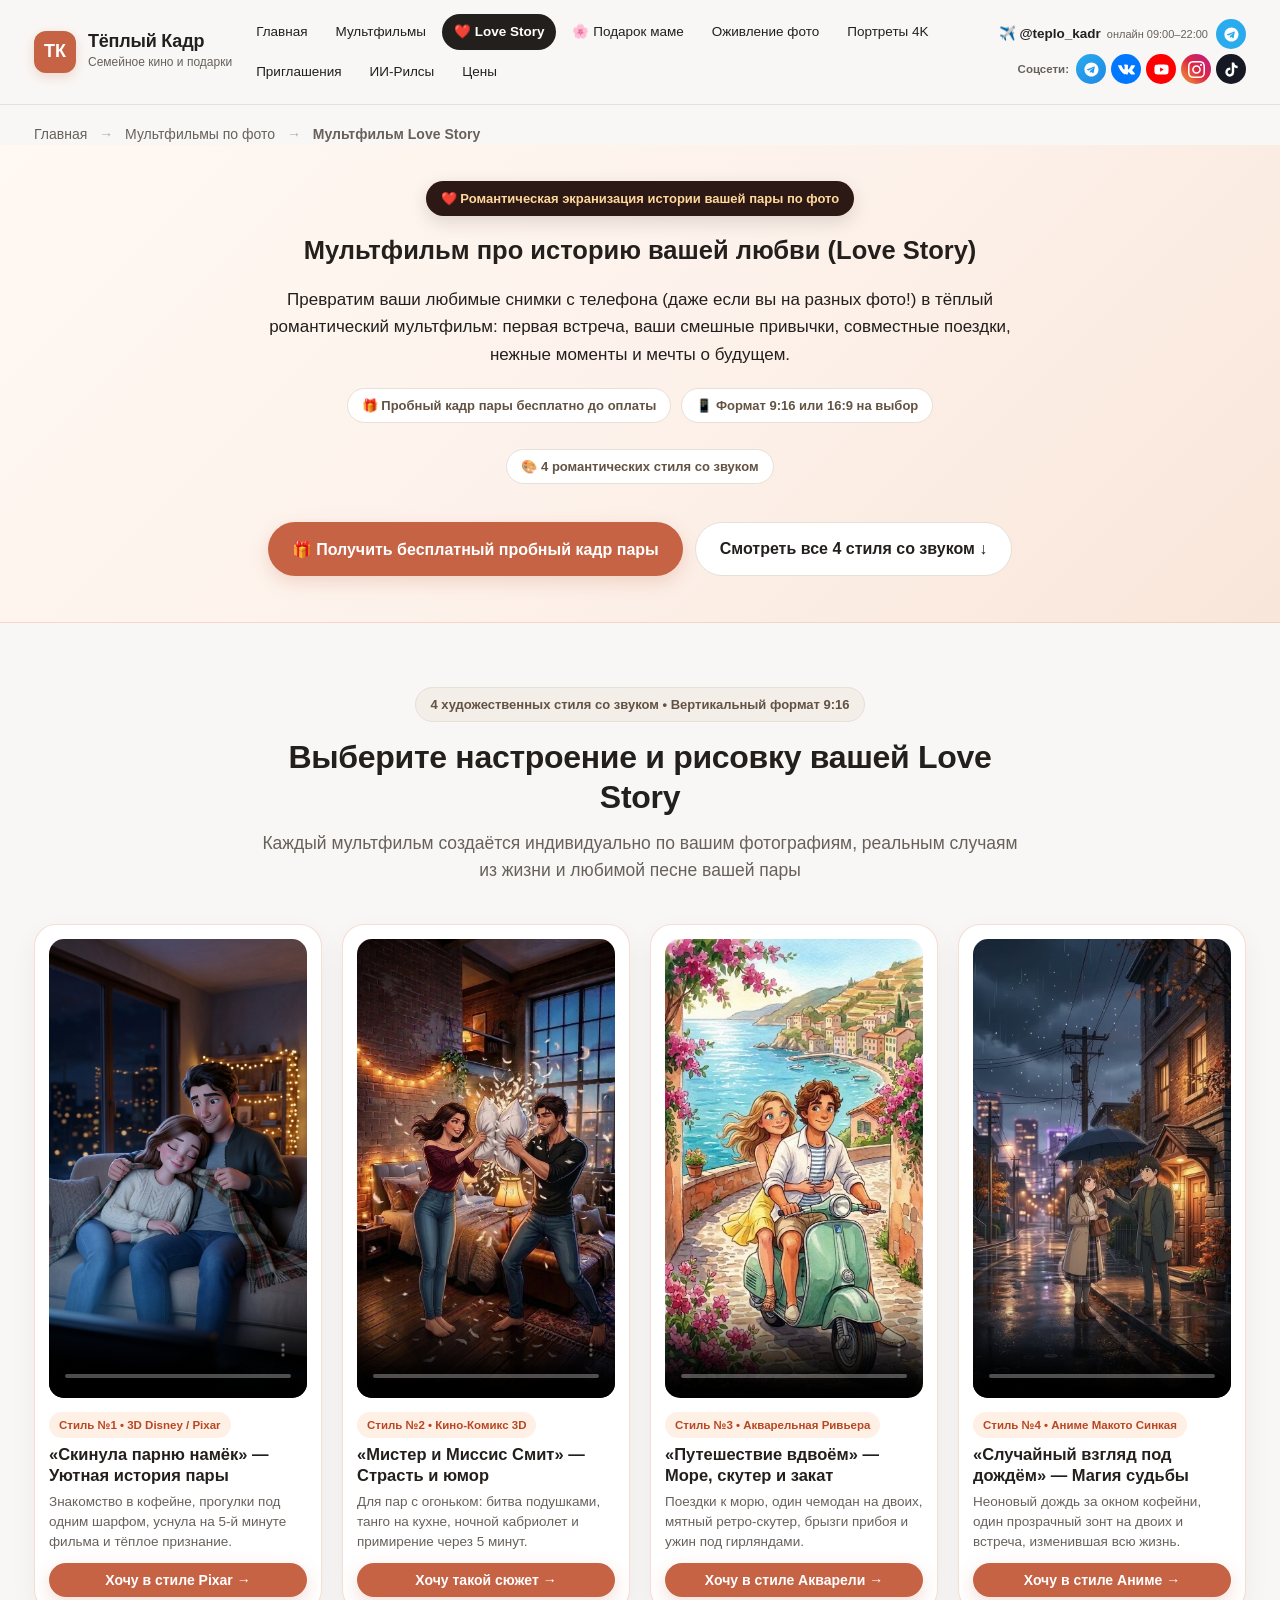
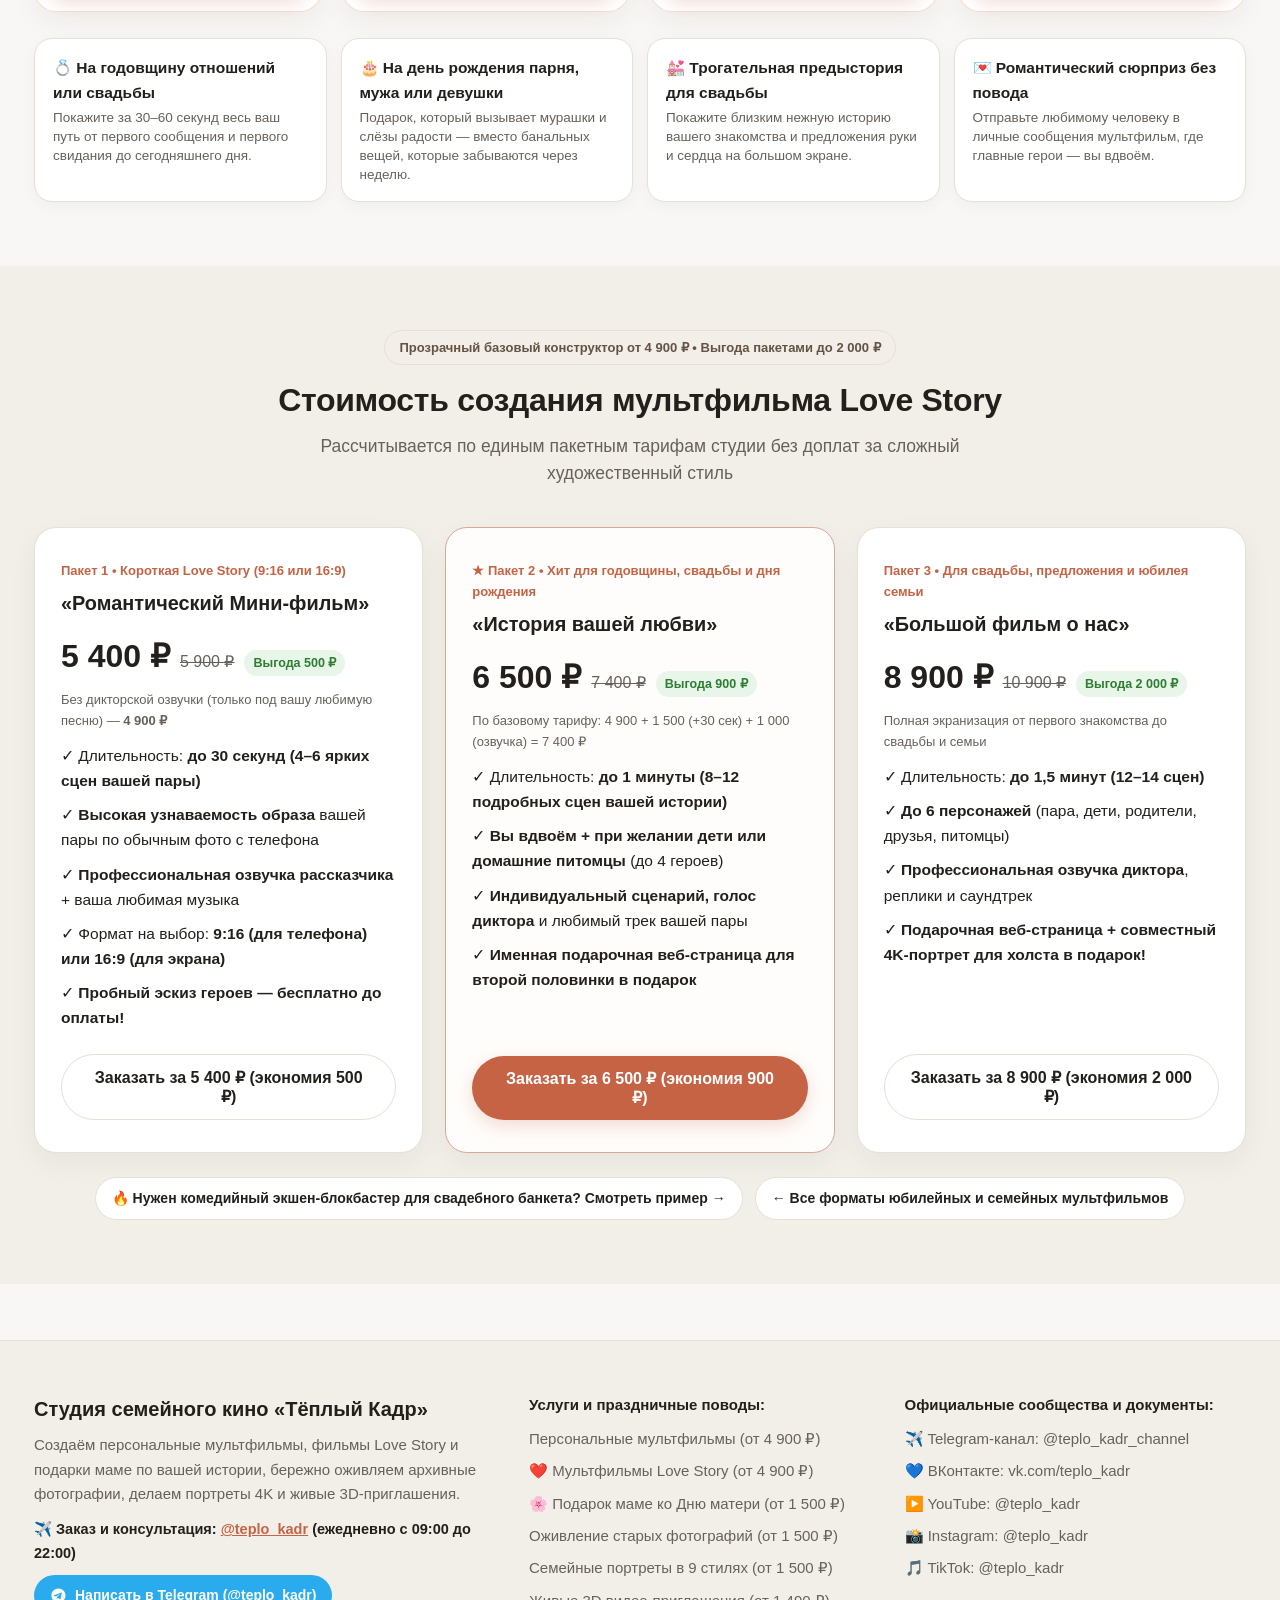
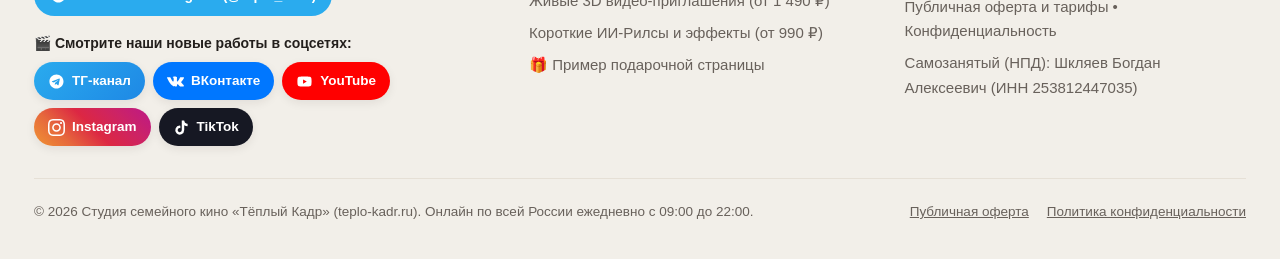
<file: love-story.html>
<!DOCTYPE html>
<html lang="ru">
<head>
  <meta charset="UTF-8" />
  <meta name="viewport" content="width=device-width, initial-scale=1.0" />
  <title>Мультфильм про историю вашей любви (Love Story по фото) — Студия «Тёплый Кадр»</title>
  <meta name="description" content="Студия семейного кино «Тёплый Кадр»: создадим персональный мультфильм про вашу историю любви (Love Story) по совместным и раздельным фотографиям в стиле Pixar, 3D-комикса, Акварели или Аниме Макото Синкая. Пробный кадр с вашей парой бесплатно!" />
  <meta name="keywords" content="мультфильм история любви по фото, love story мультфильм на заказ, свадебный мультфильм по фото, подарок парню на годовщину, подарок мужу, мультик по фото пары, теплый кадр love story" />
  <meta name="robots" content="index, follow, max-image-preview:large, max-snippet:-1, max-video-preview:-1" />
  <link rel="canonical" href="https://teplo-kadr.ru/love-story" />
  <meta property="og:type" content="website" />
  <meta property="og:site_name" content="Тёплый Кадр — Студия семейного кино и подарков" />
  <meta property="og:title" content="Мультфильм про историю вашей любви (Love Story по фото) — Студия «Тёплый Кадр»" />
  <meta property="og:description" content="Превратим ваши любимые фотографии с телефона в трогательный или драйвовый мультфильм о вашей паре (16:9 для свадьбы и ТВ или 9:16 для телефона) с портретным сходством и профессиональной озвучкой." />
  <meta property="og:url" content="https://teplo-kadr.ru/love-story" />
  <meta property="og:image" content="https://teplo-kadr.ru/media/banners/love_story_desktop.jpg" />
  <meta property="og:locale" content="ru_RU" />
  <link rel="shortcut icon" href="/favicon.ico" type="image/x-icon" />
  <link rel="icon" type="image/svg+xml" href="/favicon.svg" />
  <link rel="icon" type="image/png" sizes="48x48" href="/favicon-48x48.png" />
  <link rel="icon" type="image/png" sizes="96x96" href="/favicon-96x96.png" />
  <link rel="icon" type="image/png" sizes="120x120" href="/favicon.png" />
  <link rel="icon" type="image/png" sizes="192x192" href="/favicon-192x192.png" />
  <link rel="apple-touch-icon" href="/favicon-192x192.png" />
  <link rel="stylesheet" href="styles.css?v=14" />
  <style>
    .ls-hero {
      padding: 36px 0 46px;
      background: linear-gradient(135deg, #FFF8F3 0%, #FDF2EB 50%, #F9E6DA 100%);
      border-bottom: 1px solid rgba(217, 102, 58, 0.22);
    }
    .ls-hero-grid {
      display: grid;
      grid-template-columns: 1.05fr 0.95fr;
      gap: 32px;
      align-items: center;
    }
    .ls-branch-pill {
      display: inline-flex;
      align-items: center;
      gap: 8px;
      background: #2C1814;
      color: #FFD99B;
      font-size: 13px;
      font-weight: 700;
      padding: 7px 15px;
      border-radius: 30px;
      margin-bottom: 14px;
      box-shadow: 0 6px 18px rgba(44, 24, 20, 0.14);
    }
    .ls-widescreen-card {
      background: linear-gradient(180deg, #FFFFFF 0%, #FFFDF9 100%);
      border: 2px solid var(--accent-warm);
      border-radius: 24px;
      padding: 26px;
      margin-bottom: 30px;
      box-shadow: 0 14px 36px rgba(44, 26, 16, 0.10);
      display: grid;
      grid-template-columns: 0.95fr 1.05fr;
      gap: 28px;
      align-items: center;
    }
    .ls-widescreen-video-box {
      border-radius: 18px;
      overflow: hidden;
      background: #181412;
      border: 1px solid var(--border-soft);
      box-shadow: 0 10px 28px rgba(28, 20, 18, 0.16);
    }
    .ls-widescreen-video-box video {
      width: 100%;
      aspect-ratio: 16 / 9;
      display: block;
      object-fit: cover;
      background: #181412;
    }
    .ls-phones-grid {
      display: grid;
      grid-template-columns: repeat(4, 1fr);
      gap: 20px;
      align-items: stretch;
    }
    .ls-phone-card {
      background: #FFFFFF;
      border-radius: 22px;
      padding: 14px;
      border: 1.5px solid rgba(217, 102, 58, 0.22);
      box-shadow: var(--shadow-card);
      display: flex;
      flex-direction: column;
      justify-content: space-between;
      transition: transform 0.2s ease, box-shadow 0.2s ease;
    }
    .ls-phone-card:hover {
      transform: translateY(-3px);
      border-color: var(--accent-warm);
    }
    .ls-phone-video-wrap {
      position: relative;
      border-radius: 15px;
      overflow: hidden;
      aspect-ratio: 9 / 16;
      background: #181412;
      margin-bottom: 12px;
    }
    .ls-phone-video-wrap video {
      width: 100%;
      height: 100%;
      object-fit: cover;
      display: block;
    }
    .ls-style-badge {
      display: inline-block;
      font-size: 11.5px;
      font-weight: 700;
      padding: 4px 10px;
      border-radius: 20px;
      background: #FFF0E6;
      color: #B84722;
      margin-bottom: 6px;
    }
    .ls-phone-card h4 {
      font-size: 16.5px;
      font-weight: 700;
      margin-bottom: 6px;
      line-height: 1.28;
    }
    .ls-phone-card p {
      font-size: 13.5px;
      color: var(--text-muted);
      line-height: 1.45;
      margin-bottom: 12px;
    }
    .ls-occasions-strip {
      display: grid;
      grid-template-columns: repeat(auto-fit, minmax(215px, 1fr));
      gap: 14px;
      margin-top: 26px;
    }
    .ls-occasion-box {
      background: #FFFFFF;
      border: 1px solid var(--border-soft);
      border-radius: 18px;
      padding: 16px 18px;
      box-shadow: var(--shadow-sm);
    }
    .ls-occasion-box strong {
      display: block;
      font-size: 15.5px;
      margin-bottom: 4px;
      color: var(--text-main);
    }
    .ls-occasion-box span {
      font-size: 13.5px;
      color: var(--text-muted);
      line-height: 1.4;
      display: block;
    }
    @media (max-width: 960px) {
      .ls-hero-grid,
      .ls-widescreen-card {
        grid-template-columns: 1fr;
      }
      .ls-phones-grid {
        grid-template-columns: repeat(2, 1fr);
        gap: 12px;
      }
    }
    @media (max-width: 560px) {
      .ls-widescreen-card {
        padding: 16px;
      }
      .ls-phones-grid {
        grid-template-columns: repeat(2, 1fr);
        gap: 8px;
      }
      .ls-phone-card {
        padding: 9px;
        border-radius: 15px;
      }
      .ls-phone-card h4 {
        font-size: 13px;
      }
      .ls-phone-card p {
        font-size: 11.5px;
      }
    }
  </style>
</head>
<body>

  <!-- ЕДИНАЯ ШАПКА САЙТА -->
  <header>
    <div class="container header-inner">
      <a href="/" class="logo">
        <div class="logo-badge">ТК</div>
        <div class="logo-text">
          <strong>Тёплый Кадр</strong>
          <span>Семейное кино и подарки</span>
        </div>
      </a>
      <nav class="nav-links">
        <a href="/">Главная</a>
        <a href="/cartoon">Мультфильмы</a>
        <a href="/love-story" class="active">❤️ Love Story</a>
        <a href="/mothers-day">🌸 Подарок маме</a>
        <a href="/photo-alive">Оживление фото</a>
        <a href="/photoshoot">Портреты 4K</a>
        <a href="/invitations">Приглашения</a>
        <a href="/video-edit">ИИ-Рилсы</a>
        <a href="/#prices">Цены</a>
      </nav>
      <div class="header-cta">
        <div class="header-cta-top">
          <a href="https://t.me/teplo_kadr" target="_blank" rel="noopener" class="header-phone" title="Написать в Telegram: @teplo_kadr">
            ✈️ @teplo_kadr <small>онлайн 09:00–22:00</small>
          </a>
          <div class="header-messengers">
            <a href="https://t.me/teplo_kadr" target="_blank" rel="noopener" class="icon-pill btn-telegram" title="Написать в Telegram для заказа (@teplo_kadr)"><svg class="msg-icon" viewBox="0 0 24 24" fill="currentColor"><path d="M11.94 2C6.45 2 2 6.45 2 11.94s4.45 9.94 9.94 9.94 9.94-4.45 9.94-9.94S17.43 2 11.94 2zm4.66 6.81l-1.69 7.97c-.12.57-.46.71-.93.44l-2.58-1.9-1.24 1.2c-.14.14-.26.26-.53.26l.19-2.63 4.78-4.32c.21-.18-.05-.29-.32-.11L8.36 13.4l-2.55-.8c-.55-.17-.56-.55.12-.82l9.96-3.84c.46-.17.86.11.71.87z"/></svg> <span>Заказать в TG</span></a>
          </div>
        </div>
        <div class="header-socials-row">
          <span class="header-socials-label">Соцсети:</span>
          <a href="https://t.me/teplo_kadr_channel" target="_blank" rel="noopener" class="icon-pill btn-tg-channel" title="Наш Telegram-канал @teplo_kadr_channel"><svg class="msg-icon" viewBox="0 0 24 24" fill="currentColor"><path d="M11.94 2C6.45 2 2 6.45 2 11.94s4.45 9.94 9.94 9.94 9.94-4.45 9.94-9.94S17.43 2 11.94 2zm4.66 6.81l-1.69 7.97c-.12.57-.46.71-.93.44l-2.58-1.9-1.24 1.2c-.14.14-.26.26-.53.26l.19-2.63 4.78-4.32c.21-.18-.05-.29-.32-.11L8.36 13.4l-2.55-.8c-.55-.17-.56-.55.12-.82l9.96-3.84c.46-.17.86.11.71.87z"/></svg> <span>ТГ-канал</span></a>
          <a href="https://vk.com/teplo_kadr" target="_blank" rel="noopener" class="icon-pill btn-vk" title="ВКонтакте: vk.com/teplo_kadr"><svg class="msg-icon" viewBox="0 0 24 24" fill="currentColor"><path d="M13.162 18.994c.609 0 .858-.406.851-.915-.031-1.917.714-2.949 2.059-1.604 1.488 1.488 1.796 2.519 3.603 2.519h3.2c.808 0 1.126-.26 1.126-.668 0-.863-1.421-2.386-2.625-3.504-1.686-1.565-1.765-1.602-.313-3.486 1.801-2.339 4.157-5.336 2.073-5.336h-3.981c-.772 0-.828.435-1.103 1.083-.995 2.347-2.886 5.387-3.604 4.922-.751-.485-.407-2.406-.35-5.261.015-.754.011-1.271-1.141-1.539-.629-.145-1.241-.205-1.809-.205-2.273 0-3.841.953-2.95 1.119 1.571.293 1.42 3.692 1.054 5.16-.638 2.556-3.036-2.024-4.035-4.305-.241-.548-.315-.974-1.175-.974h-3.255c-.492 0-.787.16-.787.516 0 .602 2.96 6.72 5.786 9.77 2.756 2.975 5.48 2.708 7.376 2.708z"/></svg> <span>VK</span></a>
          <a href="https://www.youtube.com/@teplo_kadr" target="_blank" rel="noopener" class="icon-pill btn-youtube" title="YouTube: @teplo_kadr"><svg class="msg-icon" viewBox="0 0 24 24" fill="currentColor"><path d="M21.58 7.19c-.23-.86-.91-1.54-1.77-1.77C18.25 5 12 5 12 5s-6.25 0-7.81.42c-.86.23-1.54.91-1.77 1.77C2 8.75 2 12 2 12s0 3.25.42 4.81c.23.86.91 1.54 1.77 1.77C5.75 19 12 19 12 19s6.25 0 7.81-.42c.86-.23 1.54-.91 1.77-1.77C22 15.25 22 12 22 12s0-3.25-.42-4.81zM10 15V9l5.2 3-5.2 3z"/></svg> <span>YouTube</span></a>
          <a href="https://www.instagram.com/teplo_kadr/" target="_blank" rel="noopener" class="icon-pill btn-instagram" title="Instagram: @teplo_kadr"><svg class="msg-icon" viewBox="0 0 24 24" fill="currentColor"><path d="M12 2.163c3.204 0 3.584.012 4.85.07 3.252.148 4.771 1.691 4.919 4.919.058 1.265.069 1.645.069 4.849 0 3.205-.012 3.584-.069 4.849-.149 3.225-1.664 4.771-4.919 4.919-1.266.058-1.644.07-4.85.07-3.204 0-3.584-.012-4.849-.07-3.26-.149-4.771-1.699-4.919-4.92-.058-1.265-.07-1.644-.07-4.849 0-3.204.013-3.583.07-4.849.149-3.227 1.664-4.771 4.919-4.919 1.266-.057 1.645-.069 4.849-.069zm0-2.163c-3.259 0-3.667.014-4.947.072-4.358.2-6.78 2.618-6.98 6.98-.059 1.281-.073 1.689-.073 4.948 0 3.259.014 3.668.072 4.948.2 4.358 2.618 6.78 6.98 6.98 1.281.058 1.689.072 4.948.072 3.259 0 3.668-.014 4.948-.072 4.354-.2 6.782-2.618 6.979-6.98.059-1.28.073-1.689.073-4.948 0-3.259-.014-3.667-.072-4.947-.196-4.354-2.617-6.78-6.979-6.98-1.281-.059-1.69-.073-4.949-.073zm0 5.838c-3.403 0-6.162 2.759-6.162 6.162s2.759 6.163 6.162 6.163 6.162-2.759 6.162-6.163c0-3.403-2.759-6.162-6.162-6.162zm0 10.162c-2.209 0-4-1.79-4-4 0-2.209 1.791-4 4-4s4 1.791 4 4c0 2.21-1.791 4-4 4zm6.406-11.845c-.796 0-1.441.645-1.441 1.44s.645 1.44 1.441 1.44c.795 0 1.439-.645 1.439-1.44s-.644-1.44-1.439-1.44z"/></svg> <span>Instagram</span></a>
          <a href="https://www.tiktok.com/@teplo_kadr" target="_blank" rel="noopener" class="icon-pill btn-tiktok" title="TikTok: @teplo_kadr"><svg class="msg-icon" viewBox="0 0 24 24" fill="currentColor"><path d="M19.59 6.69a4.83 4.83 0 0 1-3.77-4.25V2h-3.45v13.67a2.89 2.89 0 0 1-5.2 1.74 2.89 2.89 0 0 1 2.31-4.64 2.93 2.93 0 0 1 .88.13V9.4a6.84 6.84 0 0 0-1-.05A6.33 6.33 0 0 0 5 20.1a6.34 6.34 0 0 0 10.86-4.43v-7a8.16 8.16 0 0 0 4.77 1.52v-3.4a4.85 4.85 0 0 1-1-.1z"/></svg> <span>TikTok</span></a>
        </div>
      </div>
    </div>
  </header>

  <div class="container breadcrumbs">
    <a href="/">Главная</a> <span>→</span> <a href="/cartoon">Мультфильмы по фото</a> <span>→</span> <strong>Мультфильм Love Story</strong>
  </div>

  <!-- ПЕРВЫЙ ЭКРАН LOVE STORY -->
  <section class="ls-hero">
    <div class="container" style="max-width: 880px; text-align: center;">
      <div class="ls-branch-pill">❤️ Романтическая экранизация истории вашей пары по фото</div>
      <h1 style="margin-bottom: 14px;">Мультфильм про <span>историю вашей любви</span> (Love Story)</h1>
      <p class="lead" style="margin: 0 auto 20px; max-width: 760px;">
        Превратим ваши любимые снимки с телефона (даже если вы на разных фото!) в тёплый романтический мультфильм: первая встреча, ваши смешные привычки, совместные поездки, нежные моменты и мечты о будущем.
      </p>
      <div style="display: flex; justify-content: center; gap: 10px; flex-wrap: wrap; margin-bottom: 22px;">
        <span class="pill-tag" style="background: #FFFFFF; border: 1px solid var(--border-soft);">🎁 Пробный кадр пары бесплатно до оплаты</span>
        <span class="pill-tag" style="background: #FFFFFF; border: 1px solid var(--border-soft);">📱 Формат 9:16 или 16:9 на выбор</span>
        <span class="pill-tag" style="background: #FFFFFF; border: 1px solid var(--border-soft);">🎨 4 романтических стиля со звуком</span>
      </div>
      <div style="display: flex; justify-content: center; gap: 12px; flex-wrap: wrap;">
        <button class="btn btn-primary" onclick="openOrderModal('Мультфильм Love Story', 'Бесплатный пробный кадр пары по фото')">🎁 Получить бесплатный пробный кадр пары</button>
        <a href="#examples" class="btn btn-outline">Смотреть все 4 стиля со звуком ↓</a>
      </div>
    </div>
  </section>

  <!-- ПРИМЕРЫ РАБОТ: 4 ВЕРТИКАЛЬНЫХ ХУДОЖЕСТВЕННЫХ СТИЛЯ 9:16 -->
  <section class="section" id="examples">
    <div class="container">
      <div class="section-header">
        <span class="pill-tag">4 художественных стиля со звуком • Вертикальный формат 9:16</span>
        <h2>Выберите настроение и рисовку вашей Love Story</h2>
        <p>Каждый мультфильм создаётся индивидуально по вашим фотографиям, реальным случаям из жизни и любимой песне вашей пары</p>
      </div>

      <div class="ls-phones-grid">
        <!-- 1. PIXAR -->
        <div class="ls-phone-card">
          <div>
            <div class="ls-phone-video-wrap">
              <video controls playsinline preload="metadata" poster="media/love_stories/01_poster.jpg">
                <source src="media/love_stories/01_pixar_hook.mp4" type="video/mp4" />
              </video>
            </div>
            <span class="ls-style-badge">Стиль №1 • 3D Disney / Pixar</span>
            <h4>«Скинула парню намёк» — Уютная история пары</h4>
            <p>Знакомство в кофейне, прогулки под одним шарфом, уснула на 5-й минуте фильма и тёплое признание.</p>
          </div>
          <button class="btn btn-primary btn-sm" style="width: 100%; justify-content: center;" onclick="openOrderModal('Мультфильм Love Story', 'Стиль 1: 3D Disney / Pixar (Пробный кадр бесплатно)')">Хочу в стиле Pixar →</button>
        </div>

        <!-- 2. MR & MRS SMITH -->
        <div class="ls-phone-card">
          <div>
            <div class="ls-phone-video-wrap">
              <video controls playsinline preload="metadata" poster="media/love_stories/02_poster.jpg">
                <source src="media/love_stories/02_smith_comic.mp4" type="video/mp4" />
              </video>
            </div>
            <span class="ls-style-badge">Стиль №2 • Кино-Комикс 3D</span>
            <h4>«Мистер и Миссис Смит» — Страсть и юмор</h4>
            <p>Для пар с огоньком: битва подушками, танго на кухне, ночной кабриолет и примирение через 5 минут.</p>
          </div>
          <button class="btn btn-primary btn-sm" style="width: 100%; justify-content: center;" onclick="openOrderModal('Мультфильм Love Story', 'Стиль 2: Кино-Комикс 3D «Мистер и Миссис Смит»')">Хочу такой сюжет →</button>
        </div>

        <!-- 3. RIVIERA WATERCOLOR -->
        <div class="ls-phone-card">
          <div>
            <div class="ls-phone-video-wrap">
              <video controls playsinline preload="metadata" poster="media/love_stories/03_poster.jpg">
                <source src="media/love_stories/03_riviera_watercolor.mp4" type="video/mp4" />
              </video>
            </div>
            <span class="ls-style-badge">Стиль №3 • Акварельная Ривьера</span>
            <h4>«Путешествие вдвоём» — Море, скутер и закат</h4>
            <p>Поездки к морю, один чемодан на двоих, мятный ретро-скутер, брызги прибоя и ужин под гирляндами.</p>
          </div>
          <button class="btn btn-primary btn-sm" style="width: 100%; justify-content: center;" onclick="openOrderModal('Мультфильм Love Story', 'Стиль 3: Акварельная Ривьера (Путешествие вдвоём)')">Хочу в стиле Акварели →</button>
        </div>

        <!-- 4. ANIME SHINKAI -->
        <div class="ls-phone-card">
          <div>
            <div class="ls-phone-video-wrap">
              <video controls playsinline preload="metadata" poster="media/love_stories/04_poster.jpg">
                <source src="media/love_stories/04_anime_rain.mp4" type="video/mp4" />
              </video>
            </div>
            <span class="ls-style-badge">Стиль №4 • Аниме Макото Синкая</span>
            <h4>«Случайный взгляд под дождём» — Магия судьбы</h4>
            <p>Неоновый дождь за окном кофейни, один прозрачный зонт на двоих и встреча, изменившая всю жизнь.</p>
          </div>
          <button class="btn btn-primary btn-sm" style="width: 100%; justify-content: center;" onclick="openOrderModal('Мультфильм Love Story', 'Стиль 4: Романтическое аниме Макото Синкая')">Хочу в стиле Аниме →</button>
        </div>
      </div>

      <!-- ПОВОДЫ ДЛЯ ЗАКАЗА LOVE STORY -->
      <div class="ls-occasions-strip">
        <div class="ls-occasion-box">
          <strong>💍 На годовщину отношений или свадьбы</strong>
          <span>Покажите за 30–60 секунд весь ваш путь от первого сообщения и первого свидания до сегодняшнего дня.</span>
        </div>
        <div class="ls-occasion-box">
          <strong>🎂 На день рождения парня, мужа или девушки</strong>
          <span>Подарок, который вызывает мурашки и слёзы радости — вместо банальных вещей, которые забываются через неделю.</span>
        </div>
        <div class="ls-occasion-box">
          <strong>💒 Трогательная предыстория для свадьбы</strong>
          <span>Покажите близким нежную историю вашего знакомства и предложения руки и сердца на большом экране.</span>
        </div>
        <div class="ls-occasion-box">
          <strong>💌 Романтический сюрприз без повода</strong>
          <span>Отправьте любимому человеку в личные сообщения мультфильм, где главные герои — вы вдвоём.</span>
        </div>
      </div>
    </div>
  </section>

  <!-- ЕДИНЫЕ ТАРИФЫ НА МУЛЬТФИЛЬМ ПО ФОТО -->
  <section class="section section-alt" id="pricing">
    <div class="container">
      <div class="section-header">
        <span class="pill-tag">Прозрачный базовый конструктор от 4 900 ₽ • Выгода пакетами до 2 000 ₽</span>
        <h2>Стоимость создания мультфильма Love Story</h2>
        <p>Рассчитывается по единым пакетным тарифам студии без доплат за сложный художественный стиль</p>
      </div>

      <div class="pricing-grid">
        <div class="pricing-card">
          <div>
            <div class="service-num">Пакет 1 • Короткая Love Story (9:16 или 16:9)</div>
            <h3>«Романтический Мини-фильм»</h3>
            <div style="display: flex; align-items: baseline; gap: 10px; flex-wrap: wrap; margin-bottom: 6px;">
              <div class="pricing-price" style="margin-bottom: 0;">5 400 ₽</div>
              <span style="text-decoration: line-through; color: var(--text-muted); font-size: 16px;">5 900 ₽</span>
              <span style="background: #E8F5E9; color: #2E7D32; font-size: 12.5px; font-weight: 700; padding: 3px 9px; border-radius: 20px;">Выгода 500 ₽</span>
            </div>
            <p style="font-size: 13px; color: var(--text-muted); margin-bottom: 12px;">
              Без дикторской озвучки (только под вашу любимую песню) — <strong>4 900 ₽</strong>
            </p>
            <ul class="pricing-list">
              <li>✓ Длительность: <strong>до 30 секунд (4–6 ярких сцен вашей пары)</strong></li>
              <li>✓ <strong>Высокая узнаваемость образа</strong> вашей пары по обычным фото с телефона</li>
              <li>✓ <strong>Профессиональная озвучка рассказчика</strong> + ваша любимая музыка</li>
              <li>✓ Формат на выбор: <strong>9:16 (для телефона) или 16:9 (для экрана)</strong></li>
              <li>✓ <strong>Пробный эскиз героев — бесплатно до оплаты!</strong></li>
            </ul>
          </div>
          <button class="btn btn-outline" style="width: 100%;" onclick="openOrderModal('Мультфильм Love Story', 'Пакет 1 «Романтический Мини-фильм» (выгода 500 ₽)', '5 400 ₽')">Заказать за 5 400 ₽ (экономия 500 ₽)</button>
        </div>

        <div class="pricing-card popular">
          <div>
            <div class="service-num">★ Пакет 2 • Хит для годовщины, свадьбы и дня рождения</div>
            <h3>«История вашей любви»</h3>
            <div style="display: flex; align-items: baseline; gap: 10px; flex-wrap: wrap; margin-bottom: 6px;">
              <div class="pricing-price" style="margin-bottom: 0;">6 500 ₽</div>
              <span style="text-decoration: line-through; color: var(--text-muted); font-size: 16px;">7 400 ₽</span>
              <span style="background: #E8F5E9; color: #2E7D32; font-size: 12.5px; font-weight: 700; padding: 3px 9px; border-radius: 20px;">Выгода 900 ₽</span>
            </div>
            <p style="font-size: 13px; color: var(--text-muted); margin-bottom: 12px;">
              По базовому тарифу: 4 900 + 1 500 (+30 сек) + 1 000 (озвучка) = 7 400 ₽
            </p>
            <ul class="pricing-list">
              <li>✓ Длительность: <strong>до 1 минуты (8–12 подробных сцен вашей истории)</strong></li>
              <li>✓ <strong>Вы вдвоём + при желании дети или домашние питомцы</strong> (до 4 героев)</li>
              <li>✓ <strong>Индивидуальный сценарий, голос диктора</strong> и любимый трек вашей пары</li>
              <li>✓ <strong>Именная подарочная веб-страница для второй половинки в подарок</strong></li>
            </ul>
          </div>
          <button class="btn btn-primary" style="width: 100%;" onclick="openOrderModal('Мультфильм Love Story', 'Пакет 2 «История вашей любви» (выгода 900 ₽)', '6 500 ₽')">Заказать за 6 500 ₽ (экономия 900 ₽)</button>
        </div>

        <div class="pricing-card">
          <div>
            <div class="service-num">Пакет 3 • Для свадьбы, предложения и юбилея семьи</div>
            <h3>«Большой фильм о нас»</h3>
            <div style="display: flex; align-items: baseline; gap: 10px; flex-wrap: wrap; margin-bottom: 6px;">
              <div class="pricing-price" style="margin-bottom: 0;">8 900 ₽</div>
              <span style="text-decoration: line-through; color: var(--text-muted); font-size: 16px;">10 900 ₽</span>
              <span style="background: #E8F5E9; color: #2E7D32; font-size: 12.5px; font-weight: 700; padding: 3px 9px; border-radius: 20px;">Выгода 2 000 ₽</span>
            </div>
            <p style="font-size: 13px; color: var(--text-muted); margin-bottom: 12px;">
              Полная экранизация от первого знакомства до свадьбы и семьи
            </p>
            <ul class="pricing-list">
              <li>✓ Длительность: <strong>до 1,5 минут (12–14 сцен)</strong></li>
              <li>✓ <strong>До 6 персонажей</strong> (пара, дети, родители, друзья, питомцы)</li>
              <li>✓ <strong>Профессиональная озвучка диктора</strong>, реплики и саундтрек</li>
              <li>✓ <strong>Подарочная веб-страница + совместный 4K-портрет для холста в подарок!</strong></li>
            </ul>
          </div>
          <button class="btn btn-outline" style="width: 100%;" onclick="openOrderModal('Мультфильм Love Story', 'Пакет 3 «Большой фильм о нас» (выгода 2 000 ₽)', '8 900 ₽')">Заказать за 8 900 ₽ (экономия 2 000 ₽)</button>
        </div>
      </div>

      <div style="margin-top: 24px; text-align: center; display: flex; justify-content: center; gap: 12px; flex-wrap: wrap;">
        <a href="/cartoon#wedding-blockbuster" class="btn btn-outline btn-sm">🔥 Нужен комедийный экшен-блокбастер для свадебного банкета? Смотреть пример →</a>
        <a href="/cartoon" class="btn btn-outline btn-sm">← Все форматы юбилейных и семейных мультфильмов</a>
      </div>
    </div>
  </section>

  <!-- ЕДИНЫЙ ПОДВАЛ САЙТА -->
  <footer>
    <div class="container">
      <div class="footer-grid">
        <div>
          <strong style="color: var(--text-main); font-size: 20px; display: block; margin-bottom: 8px;">Студия семейного кино «Тёплый Кадр»</strong>
          <p style="margin-bottom: 12px;">Создаём персональные мультфильмы, фильмы Love Story и подарки маме по вашей истории, бережно оживляем архивные фотографии, делаем портреты 4K и живые 3D-приглашения.</p>
          <p style="margin-bottom: 10px; color: var(--text-main); font-weight: 600; font-size: 14.5px;">
            ✈️ Заказ и консультация: <a href="https://t.me/teplo_kadr" target="_blank" rel="noopener" style="color: var(--accent-warm); text-decoration: underline;">@teplo_kadr</a> (ежедневно с 09:00 до 22:00)
          </p>
          <div style="display: flex; gap: 8px; flex-wrap: wrap; margin-bottom: 16px;">
            <a href="https://t.me/teplo_kadr" target="_blank" rel="noopener" class="btn btn-telegram btn-sm"><svg class="msg-icon" viewBox="0 0 24 24" fill="currentColor"><path d="M11.94 2C6.45 2 2 6.45 2 11.94s4.45 9.94 9.94 9.94 9.94-4.45 9.94-9.94S17.43 2 11.94 2zm4.66 6.81l-1.69 7.97c-.12.57-.46.71-.93.44l-2.58-1.9-1.24 1.2c-.14.14-.26.26-.53.26l.19-2.63 4.78-4.32c.21-.18-.05-.29-.32-.11L8.36 13.4l-2.55-.8c-.55-.17-.56-.55.12-.82l9.96-3.84c.46-.17.86.11.71.87z"/></svg> Написать в Telegram (@teplo_kadr)</a>
          </div>
          <p style="margin-bottom: 8px; color: var(--text-main); font-weight: 600; font-size: 14px;">
            🎬 Смотрите наши новые работы в соцсетях:
          </p>
          <div class="social-badges-row">
            <a href="https://t.me/teplo_kadr_channel" target="_blank" rel="noopener" class="social-pill-link btn-tg-channel" title="Telegram-канал @teplo_kadr_channel"><svg class="msg-icon" viewBox="0 0 24 24" fill="currentColor"><path d="M11.94 2C6.45 2 2 6.45 2 11.94s4.45 9.94 9.94 9.94 9.94-4.45 9.94-9.94S17.43 2 11.94 2zm4.66 6.81l-1.69 7.97c-.12.57-.46.71-.93.44l-2.58-1.9-1.24 1.2c-.14.14-.26.26-.53.26l.19-2.63 4.78-4.32c.21-.18-.05-.29-.32-.11L8.36 13.4l-2.55-.8c-.55-.17-.56-.55.12-.82l9.96-3.84c.46-.17.86.11.71.87z"/></svg> ТГ-канал</a>
            <a href="https://vk.com/teplo_kadr" target="_blank" rel="noopener" class="social-pill-link btn-vk" title="ВКонтакте vk.com/teplo_kadr"><svg class="msg-icon" viewBox="0 0 24 24" fill="currentColor"><path d="M13.162 18.994c.609 0 .858-.406.851-.915-.031-1.917.714-2.949 2.059-1.604 1.488 1.488 1.796 2.519 3.603 2.519h3.2c.808 0 1.126-.26 1.126-.668 0-.863-1.421-2.386-2.625-3.504-1.686-1.565-1.765-1.602-.313-3.486 1.801-2.339 4.157-5.336 2.073-5.336h-3.981c-.772 0-.828.435-1.103 1.083-.995 2.347-2.886 5.387-3.604 4.922-.751-.485-.407-2.406-.35-5.261.015-.754.011-1.271-1.141-1.539-.629-.145-1.241-.205-1.809-.205-2.273 0-3.841.953-2.95 1.119 1.571.293 1.42 3.692 1.054 5.16-.638 2.556-3.036-2.024-4.035-4.305-.241-.548-.315-.974-1.175-.974h-3.255c-.492 0-.787.16-.787.516 0 .602 2.96 6.72 5.786 9.77 2.756 2.975 5.48 2.708 7.376 2.708z"/></svg> ВКонтакте</a>
            <a href="https://www.youtube.com/@teplo_kadr" target="_blank" rel="noopener" class="social-pill-link btn-youtube" title="YouTube @teplo_kadr"><svg class="msg-icon" viewBox="0 0 24 24" fill="currentColor"><path d="M21.58 7.19c-.23-.86-.91-1.54-1.77-1.77C18.25 5 12 5 12 5s-6.25 0-7.81.42c-.86.23-1.54.91-1.77 1.77C2 8.75 2 12 2 12s0 3.25.42 4.81c.23.86.91 1.54 1.77 1.77C5.75 19 12 19 12 19s6.25 0 7.81-.42c.86-.23 1.54-.91 1.77-1.77C22 15.25 22 12 22 12s0-3.25-.42-4.81zM10 15V9l5.2 3-5.2 3z"/></svg> YouTube</a>
            <a href="https://www.instagram.com/teplo_kadr/" target="_blank" rel="noopener" class="social-pill-link btn-instagram" title="Instagram @teplo_kadr"><svg class="msg-icon" viewBox="0 0 24 24" fill="currentColor"><path d="M12 2.163c3.204 0 3.584.012 4.85.07 3.252.148 4.771 1.691 4.919 4.919.058 1.265.069 1.645.069 4.849 0 3.205-.012 3.584-.069 4.849-.149 3.225-1.664 4.771-4.919 4.919-1.266.058-1.644.07-4.85.07-3.204 0-3.584-.012-4.849-.07-3.26-.149-4.771-1.699-4.919-4.92-.058-1.265-.07-1.644-.07-4.849 0-3.204.013-3.583.07-4.849.149-3.227 1.664-4.771 4.919-4.919 1.266-.057 1.645-.069 4.849-.069zm0-2.163c-3.259 0-3.667.014-4.947.072-4.358.2-6.78 2.618-6.98 6.98-.059 1.281-.073 1.689-.073 4.948 0 3.259.014 3.668.072 4.948.2 4.358 2.618 6.78 6.98 6.98 1.281.058 1.689.072 4.948.072 3.259 0 3.668-.014 4.948-.072 4.354-.2 6.782-2.618 6.979-6.98.059-1.28.073-1.689.073-4.948 0-3.259-.014-3.667-.072-4.947-.196-4.354-2.617-6.78-6.979-6.98-1.281-.059-1.69-.073-4.949-.073zm0 5.838c-3.403 0-6.162 2.759-6.162 6.162s2.759 6.163 6.162 6.163 6.162-2.759 6.162-6.163c0-3.403-2.759-6.162-6.162-6.162zm0 10.162c-2.209 0-4-1.79-4-4 0-2.209 1.791-4 4-4s4 1.791 4 4c0 2.21-1.791 4-4 4zm6.406-11.845c-.796 0-1.441.645-1.441 1.44s.645 1.44 1.441 1.44c.795 0 1.439-.645 1.439-1.44s-.644-1.44-1.439-1.44z"/></svg> Instagram</a>
            <a href="https://www.tiktok.com/@teplo_kadr" target="_blank" rel="noopener" class="social-pill-link btn-tiktok" title="TikTok @teplo_kadr"><svg class="msg-icon" viewBox="0 0 24 24" fill="currentColor"><path d="M19.59 6.69a4.83 4.83 0 0 1-3.77-4.25V2h-3.45v13.67a2.89 2.89 0 0 1-5.2 1.74 2.89 2.89 0 0 1 2.31-4.64 2.93 2.93 0 0 1 .88.13V9.4a6.84 6.84 0 0 0-1-.05A6.33 6.33 0 0 0 5 20.1a6.34 6.34 0 0 0 10.86-4.43v-7a8.16 8.16 0 0 0 4.77 1.52v-3.4a4.85 4.85 0 0 1-1-.1z"/></svg> TikTok</a>
          </div>
        </div>
        <div>
          <strong style="color: var(--text-main); display: block; margin-bottom: 10px;">Услуги и праздничные поводы:</strong>
          <ul class="footer-links">
            <li><a href="/cartoon">Персональные мультфильмы (от 4 900 ₽)</a></li>
            <li><a href="/love-story">❤️ Мультфильмы Love Story (от 4 900 ₽)</a></li>
            <li><a href="/mothers-day">🌸 Подарок маме ко Дню матери (от 1 500 ₽)</a></li>
            <li><a href="/photo-alive">Оживление старых фотографий (от 1 500 ₽)</a></li>
            <li><a href="/photoshoot">Семейные портреты в 9 стилях (от 1 500 ₽)</a></li>
            <li><a href="/invitations">Живые 3D видео-приглашения (от 1 490 ₽)</a></li>
            <li><a href="/video-edit">Короткие ИИ-Рилсы и эффекты (от 990 ₽)</a></li>
            <li><a href="/gift-max30">🎁 Пример подарочной страницы</a></li>
          </ul>
        </div>
        <div>
          <strong style="color: var(--text-main); display: block; margin-bottom: 10px;">Официальные сообщества и документы:</strong>
          <ul class="footer-links">
            <li><a href="https://t.me/teplo_kadr_channel" target="_blank" rel="noopener">✈️ Telegram-канал: @teplo_kadr_channel</a></li>
            <li><a href="https://vk.com/teplo_kadr" target="_blank" rel="noopener">💙 ВКонтакте: vk.com/teplo_kadr</a></li>
            <li><a href="https://www.youtube.com/@teplo_kadr" target="_blank" rel="noopener">▶️ YouTube: @teplo_kadr</a></li>
            <li><a href="https://www.instagram.com/teplo_kadr/" target="_blank" rel="noopener">📸 Instagram: @teplo_kadr</a></li>
            <li><a href="https://www.tiktok.com/@teplo_kadr" target="_blank" rel="noopener">🎵 TikTok: @teplo_kadr</a></li>
            <li style="margin-top: 6px;"><a href="/oferta">Публичная оферта и тарифы</a> • <a href="/privacy">Конфиденциальность</a></li>
            <li>Самозанятый (НПД): Шкляев Богдан Алексеевич (ИНН 253812447035)</li>
          </ul>
        </div>
      </div>
      <div class="footer-bottom">
        <div>© 2026 Студия семейного кино «Тёплый Кадр» (teplo-kadr.ru). Онлайн по всей России ежедневно с 09:00 до 22:00.</div>
        <div class="footer-legal-links">
          <a href="/oferta">Публичная оферта</a>
          <a href="/privacy">Политика конфиденциальности</a>
        </div>
      </div>
    </div>
  </footer>

  <!-- МОДАЛЬНОЕ ОКНО ЗАКАЗА -->
  <div class="modal-backdrop" id="orderModal">
    <div class="modal-card">
      <button class="modal-close" onclick="closeOrderModal()" aria-label="Закрыть">✕</button>
      <span class="pill-tag" style="margin-bottom: 8px;">Бесплатный пробный кадр пары</span>
      <h3 id="modalTitle" style="font-size: 24px; margin-bottom: 6px;">Мультфильм Love Story по фото</h3>
      <p id="modalSub" style="color: var(--text-muted); font-size: 14.5px; margin-bottom: 16px;">Пришлите 1–2 фото для бесплатного пробного кадра</p>
      <input type="hidden" id="modalService" value="Мультфильм Love Story" />
      <input type="hidden" id="modalTariff" value="Бесплатный пробный кадр пары по фото" />

      <div class="calc-control">
        <label for="modalClientName">Как к вам обращаться?</label>
        <input type="text" id="modalClientName" placeholder="Например: Анна" />
      </div>
      <div class="calc-control">
        <label for="modalOccasion">Повод или выбранный стиль (по желанию)</label>
        <input type="text" id="modalOccasion" placeholder="Например: Годовщина, День рождения мужа, стиль Pixar" />
      </div>
      <div class="calc-control">
        <label for="modalComment">Кратко о вашей паре или идее сюжета</label>
        <textarea id="modalComment" rows="2" placeholder="Например: хочу сделать сюрприз мужу по нашим фото..."></textarea>
      </div>

      <p style="font-size: 13.5px; color: var(--text-muted); margin-bottom: 12px;">
        Нажмите кнопку ниже — откроется диалог в Telegram с готовым текстом заявки, куда удобно прикрепить фотографии:
      </p>
      <div style="margin-bottom: 8px;">
        <button type="button" class="btn btn-telegram" style="width: 100%; justify-content: center; font-size: 15px; padding: 12px;" onclick="sendLeadToTelegram()">
          <svg class="msg-icon" viewBox="0 0 24 24" fill="currentColor"><path d="M11.94 2C6.45 2 2 6.45 2 11.94s4.45 9.94 9.94 9.94 9.94-4.45 9.94-9.94S17.43 2 11.94 2zm4.66 6.81l-1.69 7.97c-.12.57-.46.71-.93.44l-2.58-1.9-1.24 1.2c-.14.14-.26.26-.53.26l.19-2.63 4.78-4.32c.21-.18-.05-.29-.32-.11L8.36 13.4l-2.55-.8c-.55-.17-.56-.55.12-.82l9.96-3.84c.46-.17.86.11.71.87z"/></svg> Отправить заявку в Telegram (@teplo_kadr)
        </button>
      </div>
      <div class="legal-consent-note">
        Отправляя заявку, вы соглашаетесь с условиями <a href="/oferta">Публичной оферты</a> (включая правила создания ИИ-контента) и <a href="/privacy">Политики конфиденциальности</a>.
      </div>
    </div>
  </div>

  <script src="app.js?v=16"></script>
</body>
</html>
</file>
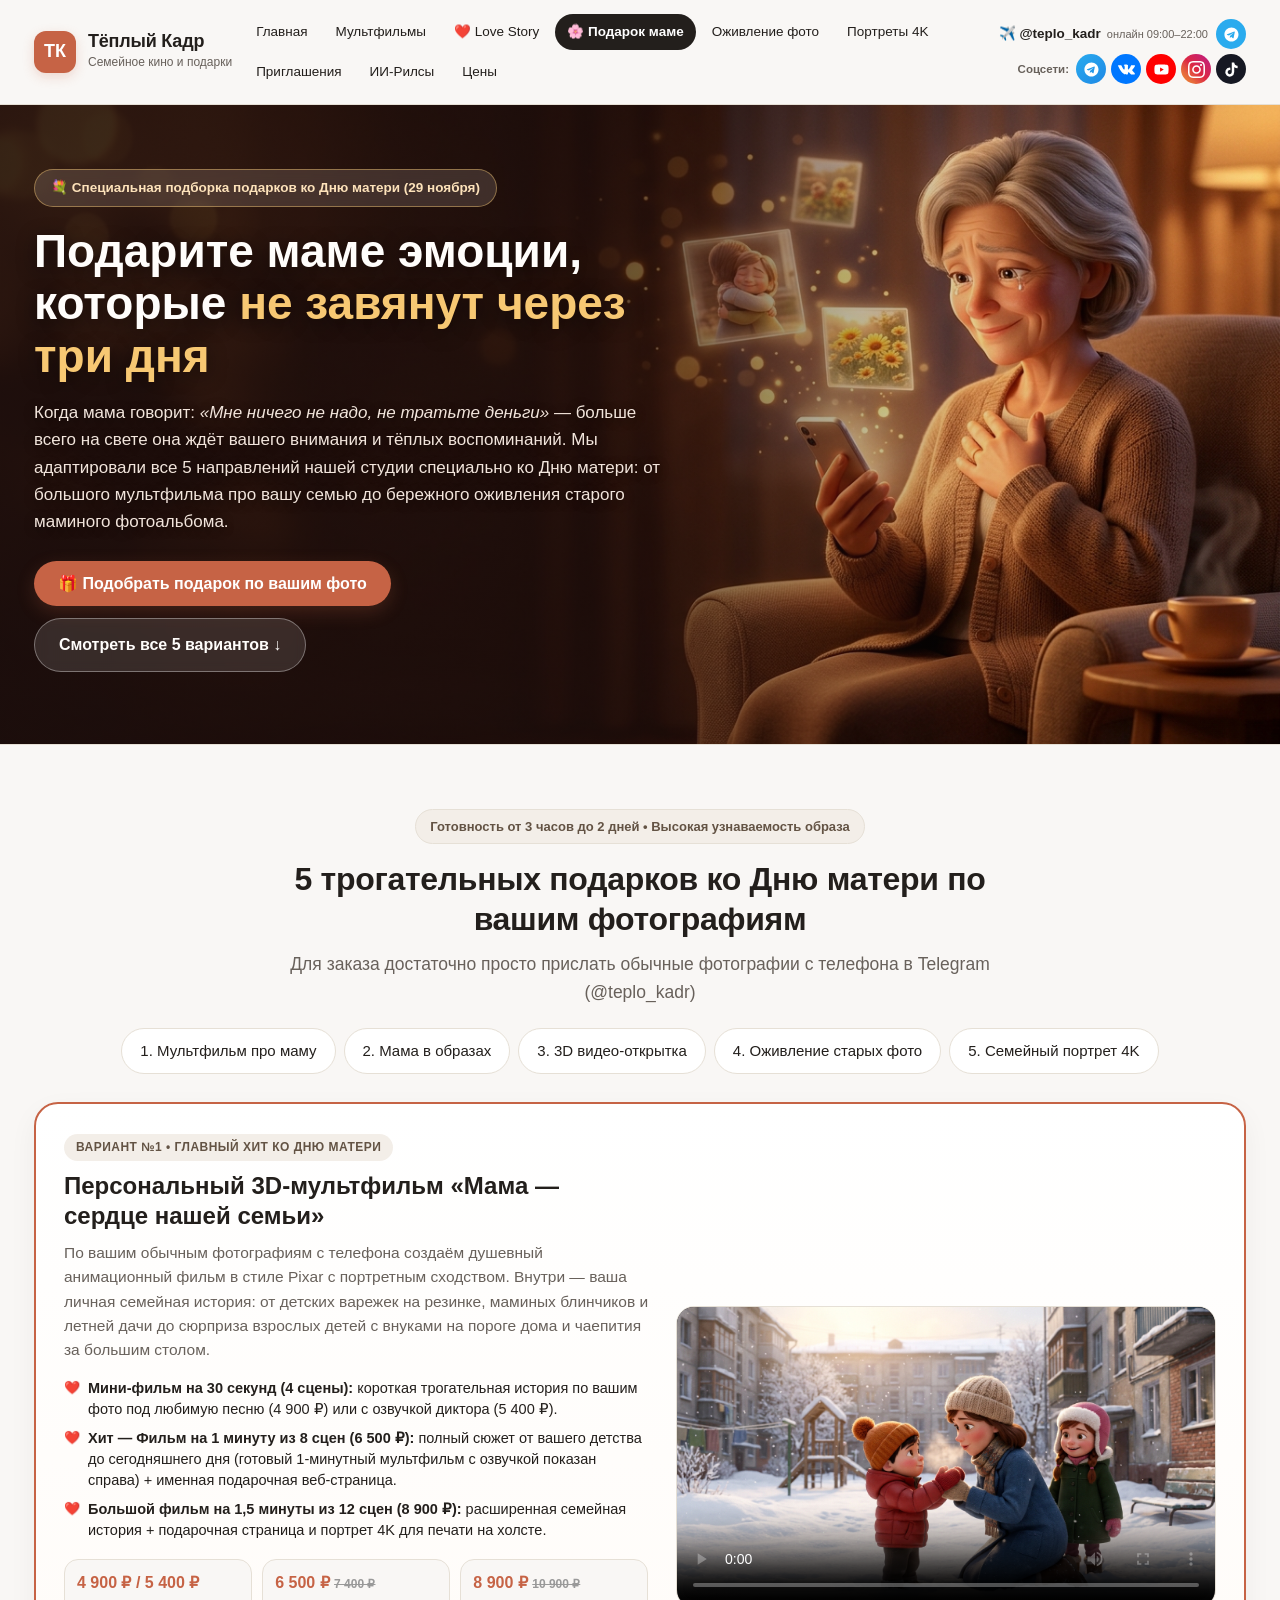
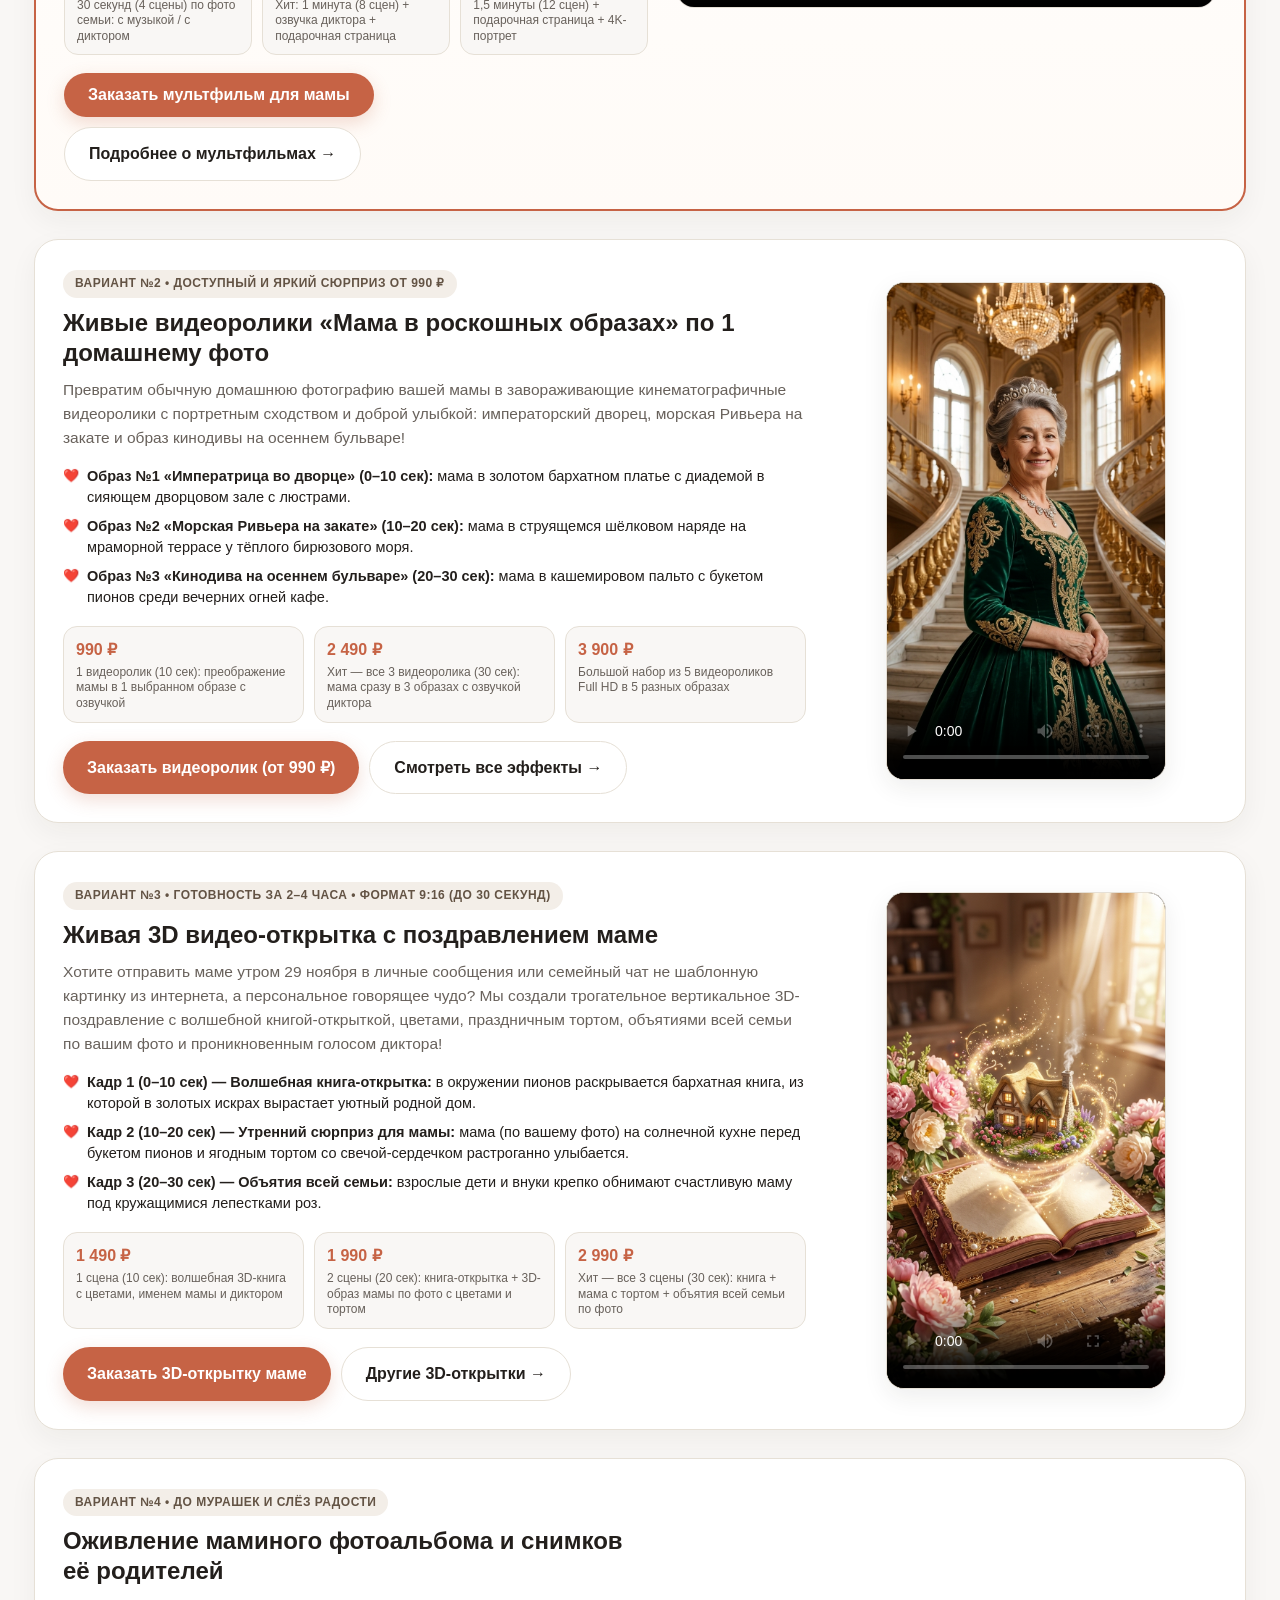
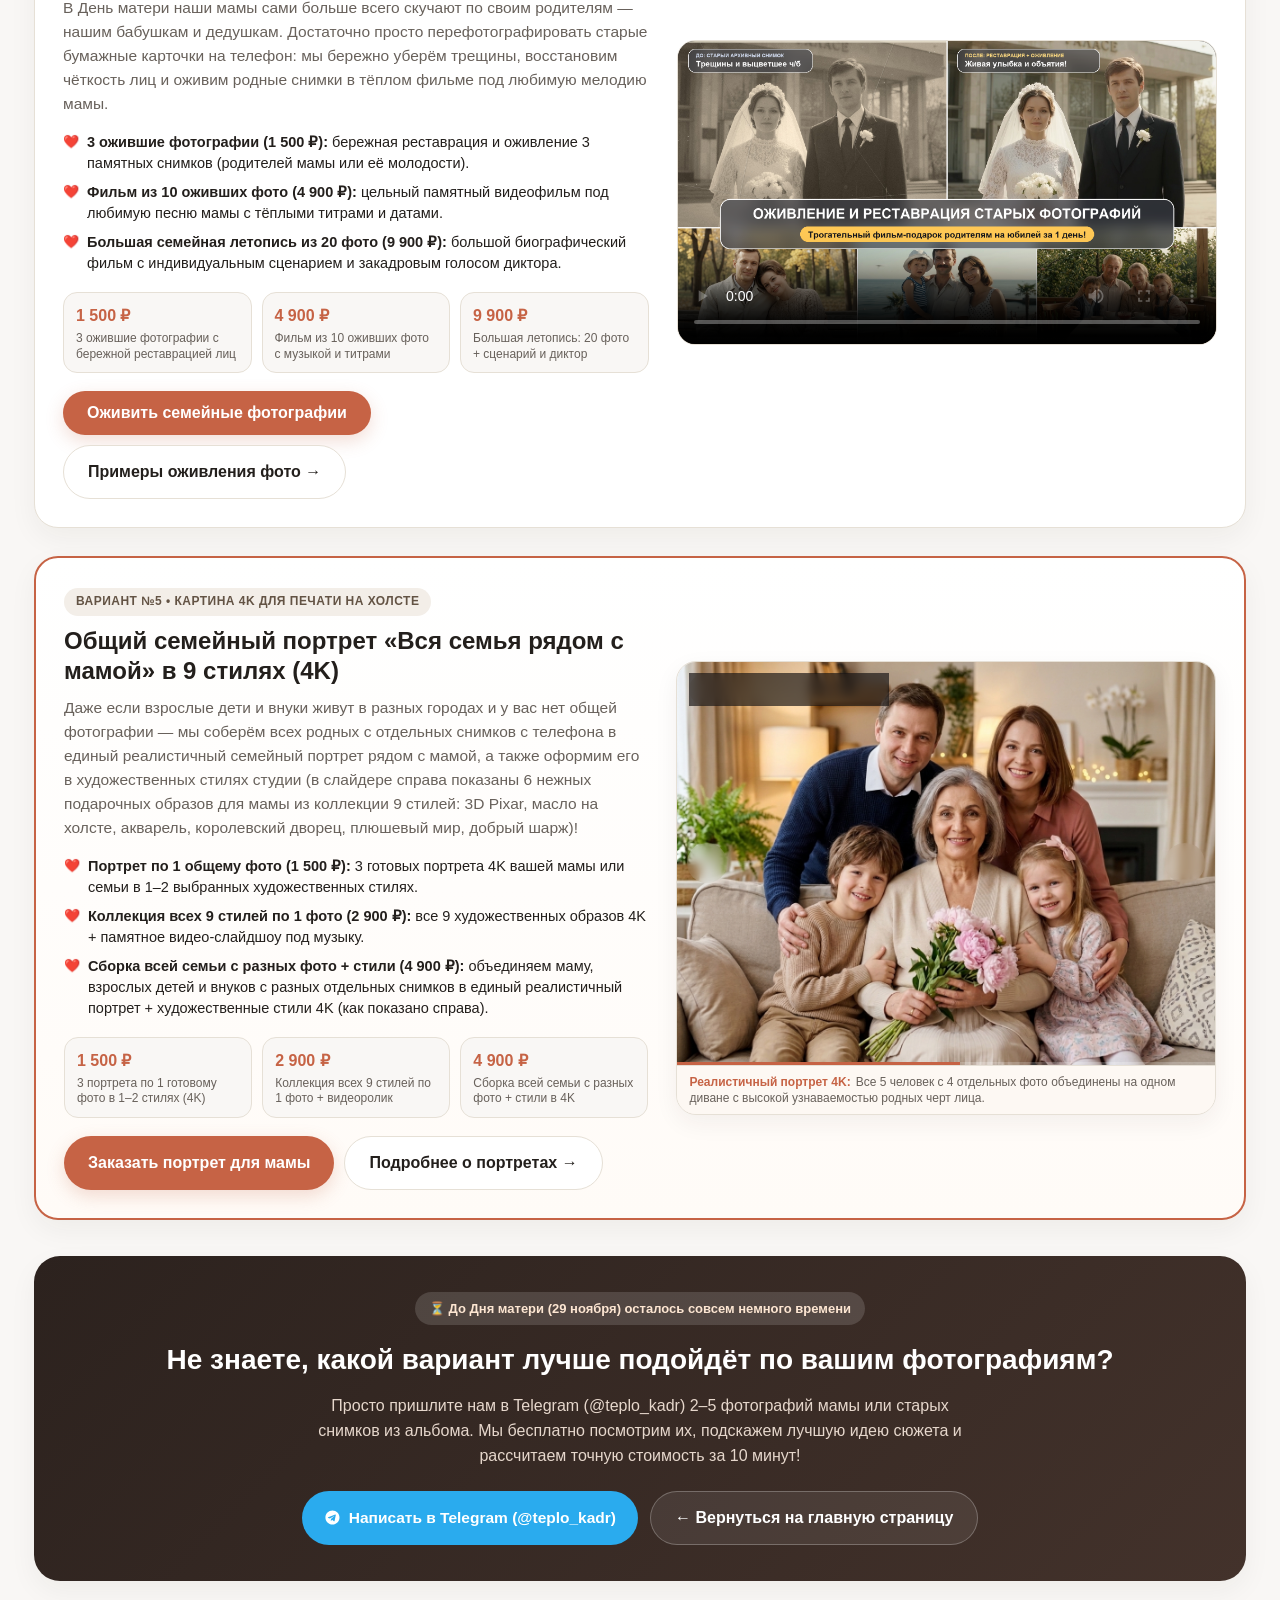
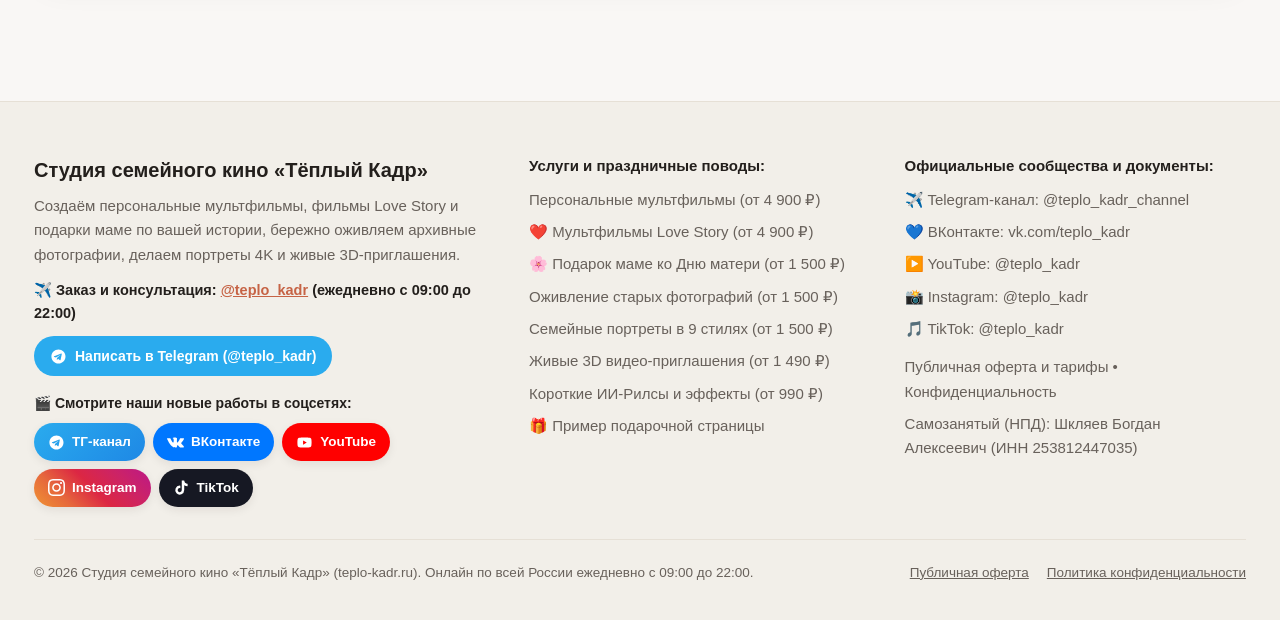
<file: mothers-day.html>
<!DOCTYPE html>
<html lang="ru">
<head>
  <meta charset="UTF-8" />
  <meta name="viewport" content="width=device-width, initial-scale=1.0" />
  <title>Подарок маме на День матери (29 ноября) — Студия семейного кино «Тёплый Кадр»</title>
  <meta name="description" content="Специальное предложение ко Дню матери от студии «Тёплый Кадр»: персональный 3D-мультфильм про маму по вашим фото, бережное оживление старого маминого фотоальбома и родителей, общий семейный портрет и видео-открытки." />
  <meta name="robots" content="index, follow, max-image-preview:large, max-snippet:-1, max-video-preview:-1" />
  <link rel="canonical" href="https://teplo-kadr.ru/mothers-day" />
  <meta property="og:type" content="website" />
  <meta property="og:site_name" content="Тёплый Кадр — Подарок ко Дню матери" />
  <meta property="og:title" content="Подарите маме слёзы счастья на День матери — Студия «Тёплый Кадр»" />
  <meta property="og:description" content="Снимем тёплый 3D-мультфильм про маму по вашим фото или бережно оживим старые снимки её родителей к 29 ноября." />
  <meta property="og:url" content="https://teplo-kadr.ru/mothers-day" />
  <meta property="og:image" content="https://teplo-kadr.ru/media/banners/mothers_day_desktop.jpg" />
  <meta property="og:locale" content="ru_RU" />
  <link rel="shortcut icon" href="/favicon.ico" type="image/x-icon" />
  <link rel="icon" type="image/svg+xml" href="/favicon.svg" />
  <link rel="icon" type="image/png" sizes="48x48" href="/favicon-48x48.png" />
  <link rel="icon" type="image/png" sizes="96x96" href="/favicon-96x96.png" />
  <link rel="icon" type="image/png" sizes="120x120" href="/favicon.png" />
  <link rel="icon" type="image/png" sizes="192x192" href="/favicon-192x192.png" />
  <link rel="apple-touch-icon" href="/favicon-192x192.png" />
  <link rel="stylesheet" href="styles.css?v=14" />
  <style>
    /* ГЛАВНЫЙ ЭКРАН С ФОНОВЫМ ФОТО ЗА ТЕКСТОМ */
    .md-hero {
      position: relative;
      padding: 64px 0 72px;
      background-color: #261412;
      background-image:
        linear-gradient(90deg, rgba(30, 15, 13, 0.88) 0%, rgba(30, 15, 13, 0.72) 46%, rgba(30, 15, 13, 0.12) 76%, rgba(30, 15, 13, 0.0) 100%),
        url('media/mothers_day_hero_bg_desktop.jpg');
      background-size: cover;
      background-position: center right;
      background-repeat: no-repeat;
      border-bottom: 1px solid var(--border-soft);
      color: #FFFDFB;
      overflow: hidden;
    }
    .md-hero-content {
      max-width: 640px;
      position: relative;
      z-index: 2;
    }
    .md-badge-special {
      display: inline-flex;
      align-items: center;
      gap: 8px;
      background: rgba(255, 240, 229, 0.14);
      backdrop-filter: blur(8px);
      -webkit-backdrop-filter: blur(8px);
      color: #FDE2BA;
      border: 1px solid rgba(247, 200, 115, 0.45);
      padding: 7px 16px;
      border-radius: 30px;
      font-size: 13.5px;
      font-weight: 700;
      margin-bottom: 18px;
    }
    .md-hero h1 {
      color: #FFFDFB;
      font-size: clamp(30px, 4.2vw, 46px);
      line-height: 1.15;
      margin-bottom: 16px;
      text-shadow: 0 4px 20px rgba(0, 0, 0, 0.45);
    }
    .md-hero h1 span {
      color: #F7C873;
    }
    .md-hero p.lead {
      color: #F2E5DC;
      font-size: 17px;
      line-height: 1.6;
      margin-bottom: 26px;
      text-shadow: 0 2px 12px rgba(0, 0, 0, 0.45);
    }
    .md-hero .btn-outline-light {
      background: rgba(255, 255, 255, 0.12);
      color: #FFFDFB;
      border: 1px solid rgba(255, 255, 255, 0.35);
      backdrop-filter: blur(6px);
      -webkit-backdrop-filter: blur(6px);
    }
    .md-hero .btn-outline-light:hover {
      background: rgba(255, 255, 255, 0.22);
      border-color: #FFFDFB;
    }

    /* БЛОКИ УСЛУГ */
    .md-service-block {
      background: #FFFFFF;
      border: 1px solid var(--border-soft);
      border-radius: 24px;
      padding: 28px;
      margin-bottom: 28px;
      box-shadow: var(--shadow-card);
      display: grid;
      grid-template-columns: 1.04fr 0.96fr;
      gap: 28px;
      align-items: center;
    }
    .md-service-block.md-vertical-row {
      grid-template-columns: 1.32fr 0.68fr;
    }
    .md-service-block.featured-mom {
      border: 2px solid var(--accent-warm);
      background: linear-gradient(180deg, #FFFFFF 0%, #FFFBF7 100%);
    }
    .md-service-tag {
      display: inline-block;
      font-size: 12px;
      font-weight: 700;
      text-transform: uppercase;
      letter-spacing: 0.04em;
      padding: 4px 12px;
      border-radius: 20px;
      background: var(--accent-gold-light);
      color: #635344;
      margin-bottom: 10px;
    }
    .md-service-block h3 {
      font-size: 24px;
      margin-bottom: 10px;
      line-height: 1.25;
    }
    .md-service-block p.md-desc {
      font-size: 15.5px;
      color: var(--text-muted);
      line-height: 1.55;
      margin-bottom: 16px;
    }
    .md-ideas-list {
      list-style: none;
      padding: 0;
      margin: 0 0 18px 0;
    }
    .md-ideas-list li {
      position: relative;
      padding-left: 24px;
      margin-bottom: 8px;
      font-size: 14.5px;
      color: var(--text-main);
      line-height: 1.45;
    }
    .md-ideas-list li::before {
      content: "❤️";
      position: absolute;
      left: 0;
      top: 1px;
      font-size: 13px;
    }
    .md-tariffs-mini {
      display: grid;
      grid-template-columns: repeat(3, 1fr);
      gap: 10px;
      margin-bottom: 18px;
    }
    .md-tariff-pill {
      background: var(--bg-cream);
      border: 1px solid var(--border-soft);
      border-radius: 14px;
      padding: 10px 12px;
    }
    .md-tariff-pill strong {
      display: block;
      font-size: 16px;
      color: var(--accent-warm);
      margin-bottom: 2px;
    }
    .md-tariff-pill span {
      display: block;
      font-size: 12px;
      color: var(--text-muted);
      line-height: 1.3;
    }
    .md-media-wrap {
      border-radius: 18px;
      overflow: hidden;
      background: #181615;
      border: 1px solid var(--border-soft);
    }
    .md-media-wrap video,
    .md-media-wrap img {
      width: 100%;
      display: block;
      max-height: 360px;
      object-fit: contain;
      background: #181615;
    }
    .md-media-wrap.vertical {
      width: 100%;
      max-width: 280px;
      margin: 0 auto;
      aspect-ratio: 9 / 16;
      border-radius: 18px;
      overflow: hidden;
      border: 1px solid var(--border-soft);
      box-shadow: 0 8px 24px rgba(44, 34, 30, 0.08);
    }
    .md-media-wrap.vertical video {
      width: 100%;
      height: 100%;
      max-height: none;
      aspect-ratio: 9 / 16;
      object-fit: cover;
      display: block;
    }

    /* ИНТЕРАКТИВНЫЕ СЛАЙДЕРЫ НА ВСЮ ШИРИНУ С КНОПКАМИ ПРЯМО НА ФОТО И СВАЙПОМ */
    .md-interactive-card {
      background: #FDF8F3;
      border: 1px solid var(--border-soft);
      border-radius: 20px;
      padding: 0;
      overflow: hidden;
      box-shadow: 0 8px 24px rgba(44, 34, 30, 0.06);
      width: 100%;
    }
    .md-slider-stage {
      position: relative;
      width: 100%;
      overflow: hidden;
      background: #181615;
      user-select: none;
      -webkit-user-select: none;
      touch-action: pan-y;
      cursor: grab;
    }
    .md-slider-stage:active {
      cursor: grabbing;
    }
    .md-slider-stage img {
      width: 100%;
      height: 100%;
      display: block;
      object-fit: cover;
      pointer-events: none;
      transition: transform 0.25s ease;
    }
    .md-slider-stage.stage-16x9 {
      aspect-ratio: 16 / 9;
    }
    .md-slider-stage.stage-4x3 {
      aspect-ratio: 4 / 3;
    }
    .md-slider-stage.stage-vertical {
      aspect-ratio: 3 / 3.8;
    }
    .md-slider-stage.stage-vertical img {
      object-fit: cover;
      object-position: center 22%;
    }
    .md-photo-badge {
      position: absolute;
      top: 12px;
      left: 12px;
      z-index: 3;
      background: rgba(24, 22, 21, 0.68);
      backdrop-filter: blur(6px);
      -webkit-backdrop-filter: blur(6px);
      color: #FFFFFF;
      font-size: 12px;
      font-weight: 600;
      padding: 5px 12px;
      border-radius: 20px;
      border: 1px solid rgba(255, 255, 255, 0.22);
      pointer-events: none;
      max-width: calc(100% - 24px);
      white-space: nowrap;
      overflow: hidden;
      text-overflow: ellipsis;
    }
    .md-photo-arrow {
      position: absolute;
      top: 50%;
      transform: translateY(-50%);
      z-index: 4;
      width: 40px;
      height: 40px;
      border-radius: 50%;
      background: rgba(24, 22, 21, 0.56);
      backdrop-filter: blur(6px);
      -webkit-backdrop-filter: blur(6px);
      border: 1px solid rgba(255, 255, 255, 0.38);
      color: #FFFFFF;
      display: flex;
      align-items: center;
      justify-content: center;
      font-size: 24px;
      line-height: 1;
      font-weight: 600;
      padding: 0 0 2px 0;
      cursor: pointer;
      transition: all 0.18s ease;
      box-shadow: 0 4px 14px rgba(0, 0, 0, 0.28);
    }
    .md-photo-arrow.prev {
      left: 10px;
    }
    .md-photo-arrow.next {
      right: 10px;
    }
    .md-photo-arrow:hover {
      background: var(--accent-warm);
      border-color: #FFFFFF;
      transform: translateY(-50%) scale(1.07);
    }
    .md-photo-arrow:active {
      transform: translateY(-50%) scale(0.95);
    }
    .md-slider-progress {
      position: absolute;
      left: 0;
      right: 0;
      bottom: 0;
      height: 3px;
      background: rgba(255, 255, 255, 0.22);
      z-index: 3;
      overflow: hidden;
    }
    .md-slider-progress > div {
      height: 100%;
      width: 0%;
      background: var(--accent-warm);
      transition: width 0.1s linear;
    }
    .md-caption-box {
      background: #FDF8F3;
      border-top: 1px solid var(--border-soft);
      padding: 8px 12px;
      font-size: 12px;
      line-height: 1.35;
      color: var(--text-muted);
    }
    .md-caption-box strong {
      color: var(--accent-warm);
      font-size: 12px;
      display: inline;
      margin-right: 5px;
    }

    @media (max-width: 900px) {
      .md-hero {
        padding: 36px 0 360px;
        background-image:
          linear-gradient(180deg, rgba(30, 15, 13, 0.92) 0%, rgba(30, 15, 13, 0.78) 46%, rgba(30, 15, 13, 0.08) 72%, rgba(30, 15, 13, 0.0) 100%),
          url('media/mothers_day_hero_bg_mobile.jpg');
        background-position: bottom center;
      }
      .md-service-block,
      .md-service-block.md-vertical-row {
        grid-template-columns: 1fr;
        padding: 16px;
        gap: 16px;
      }
      .md-service-block > .md-interactive-card,
      .md-service-block > .md-media-wrap {
        order: -1;
      }
      .md-slider-stage.stage-vertical {
        aspect-ratio: 9 / 13;
      }
      .md-tariffs-mini {
        grid-template-columns: 1fr;
        gap: 8px;
      }
      .md-service-block h3 {
        font-size: 20px;
      }
    }
  </style>
</head>
<body>

  <!-- ЕДИНАЯ ШАПКА САЙТА -->
  <header>
    <div class="container header-inner">
      <a href="/" class="logo">
        <div class="logo-badge">ТК</div>
        <div class="logo-text">
          <strong>Тёплый Кадр</strong>
          <span>Семейное кино и подарки</span>
        </div>
      </a>
      <nav class="nav-links">
        <a href="/">Главная</a>
        <a href="/cartoon">Мультфильмы</a>
        <a href="/love-story">❤️ Love Story</a>
        <a href="/mothers-day" class="active">🌸 Подарок маме</a>
        <a href="/photo-alive">Оживление фото</a>
        <a href="/photoshoot">Портреты 4K</a>
        <a href="/invitations">Приглашения</a>
        <a href="/video-edit">ИИ-Рилсы</a>
        <a href="/#prices">Цены</a>
      </nav>
      <div class="header-cta">
        <div class="header-cta-top">
          <a href="https://t.me/teplo_kadr" target="_blank" rel="noopener" class="header-phone" title="Написать в Telegram: @teplo_kadr">
            ✈️ @teplo_kadr <small>онлайн 09:00–22:00</small>
          </a>
          <div class="header-messengers">
            <a href="https://t.me/teplo_kadr" target="_blank" rel="noopener" class="icon-pill btn-telegram" title="Написать в Telegram для заказа (@teplo_kadr)"><svg class="msg-icon" viewBox="0 0 24 24" fill="currentColor"><path d="M11.94 2C6.45 2 2 6.45 2 11.94s4.45 9.94 9.94 9.94 9.94-4.45 9.94-9.94S17.43 2 11.94 2zm4.66 6.81l-1.69 7.97c-.12.57-.46.71-.93.44l-2.58-1.9-1.24 1.2c-.14.14-.26.26-.53.26l.19-2.63 4.78-4.32c.21-.18-.05-.29-.32-.11L8.36 13.4l-2.55-.8c-.55-.17-.56-.55.12-.82l9.96-3.84c.46-.17.86.11.71.87z"/></svg> <span>Заказать в TG</span></a>
          </div>
        </div>
        <div class="header-socials-row">
          <span class="header-socials-label">Соцсети:</span>
          <a href="https://t.me/teplo_kadr_channel" target="_blank" rel="noopener" class="icon-pill btn-tg-channel" title="Наш Telegram-канал @teplo_kadr_channel"><svg class="msg-icon" viewBox="0 0 24 24" fill="currentColor"><path d="M11.94 2C6.45 2 2 6.45 2 11.94s4.45 9.94 9.94 9.94 9.94-4.45 9.94-9.94S17.43 2 11.94 2zm4.66 6.81l-1.69 7.97c-.12.57-.46.71-.93.44l-2.58-1.9-1.24 1.2c-.14.14-.26.26-.53.26l.19-2.63 4.78-4.32c.21-.18-.05-.29-.32-.11L8.36 13.4l-2.55-.8c-.55-.17-.56-.55.12-.82l9.96-3.84c.46-.17.86.11.71.87z"/></svg> <span>ТГ-канал</span></a>
          <a href="https://vk.com/teplo_kadr" target="_blank" rel="noopener" class="icon-pill btn-vk" title="ВКонтакте: vk.com/teplo_kadr"><svg class="msg-icon" viewBox="0 0 24 24" fill="currentColor"><path d="M13.162 18.994c.609 0 .858-.406.851-.915-.031-1.917.714-2.949 2.059-1.604 1.488 1.488 1.796 2.519 3.603 2.519h3.2c.808 0 1.126-.26 1.126-.668 0-.863-1.421-2.386-2.625-3.504-1.686-1.565-1.765-1.602-.313-3.486 1.801-2.339 4.157-5.336 2.073-5.336h-3.981c-.772 0-.828.435-1.103 1.083-.995 2.347-2.886 5.387-3.604 4.922-.751-.485-.407-2.406-.35-5.261.015-.754.011-1.271-1.141-1.539-.629-.145-1.241-.205-1.809-.205-2.273 0-3.841.953-2.95 1.119 1.571.293 1.42 3.692 1.054 5.16-.638 2.556-3.036-2.024-4.035-4.305-.241-.548-.315-.974-1.175-.974h-3.255c-.492 0-.787.16-.787.516 0 .602 2.96 6.72 5.786 9.77 2.756 2.975 5.48 2.708 7.376 2.708z"/></svg> <span>VK</span></a>
          <a href="https://www.youtube.com/@teplo_kadr" target="_blank" rel="noopener" class="icon-pill btn-youtube" title="YouTube: @teplo_kadr"><svg class="msg-icon" viewBox="0 0 24 24" fill="currentColor"><path d="M21.58 7.19c-.23-.86-.91-1.54-1.77-1.77C18.25 5 12 5 12 5s-6.25 0-7.81.42c-.86.23-1.54.91-1.77 1.77C2 8.75 2 12 2 12s0 3.25.42 4.81c.23.86.91 1.54 1.77 1.77C5.75 19 12 19 12 19s6.25 0 7.81-.42c.86-.23 1.54-.91 1.77-1.77C22 15.25 22 12 22 12s0-3.25-.42-4.81zM10 15V9l5.2 3-5.2 3z"/></svg> <span>YouTube</span></a>
          <a href="https://www.instagram.com/teplo_kadr/" target="_blank" rel="noopener" class="icon-pill btn-instagram" title="Instagram: @teplo_kadr"><svg class="msg-icon" viewBox="0 0 24 24" fill="currentColor"><path d="M12 2.163c3.204 0 3.584.012 4.85.07 3.252.148 4.771 1.691 4.919 4.919.058 1.265.069 1.645.069 4.849 0 3.205-.012 3.584-.069 4.849-.149 3.225-1.664 4.771-4.919 4.919-1.266.058-1.644.07-4.85.07-3.204 0-3.584-.012-4.849-.07-3.26-.149-4.771-1.699-4.919-4.92-.058-1.265-.07-1.644-.07-4.849 0-3.204.013-3.583.07-4.849.149-3.227 1.664-4.771 4.919-4.919 1.266-.057 1.645-.069 4.849-.069zm0-2.163c-3.259 0-3.667.014-4.947.072-4.358.2-6.78 2.618-6.98 6.98-.059 1.281-.073 1.689-.073 4.948 0 3.259.014 3.668.072 4.948.2 4.358 2.618 6.78 6.98 6.98 1.281.058 1.689.072 4.948.072 3.259 0 3.668-.014 4.948-.072 4.354-.2 6.782-2.618 6.979-6.98.059-1.28.073-1.689.073-4.948 0-3.259-.014-3.667-.072-4.947-.196-4.354-2.617-6.78-6.979-6.98-1.281-.059-1.69-.073-4.949-.073zm0 5.838c-3.403 0-6.162 2.759-6.162 6.162s2.759 6.163 6.162 6.163 6.162-2.759 6.162-6.163c0-3.403-2.759-6.162-6.162-6.162zm0 10.162c-2.209 0-4-1.79-4-4 0-2.209 1.791-4 4-4s4 1.791 4 4c0 2.21-1.791 4-4 4zm6.406-11.845c-.796 0-1.441.645-1.441 1.44s.645 1.44 1.441 1.44c.795 0 1.439-.645 1.439-1.44s-.644-1.44-1.439-1.44z"/></svg> <span>Instagram</span></a>
          <a href="https://www.tiktok.com/@teplo_kadr" target="_blank" rel="noopener" class="icon-pill btn-tiktok" title="TikTok: @teplo_kadr"><svg class="msg-icon" viewBox="0 0 24 24" fill="currentColor"><path d="M19.59 6.69a4.83 4.83 0 0 1-3.77-4.25V2h-3.45v13.67a2.89 2.89 0 0 1-5.2 1.74 2.89 2.89 0 0 1 2.31-4.64 2.93 2.93 0 0 1 .88.13V9.4a6.84 6.84 0 0 0-1-.05A6.33 6.33 0 0 0 5 20.1a6.34 6.34 0 0 0 10.86-4.43v-7a8.16 8.16 0 0 0 4.77 1.52v-3.4a4.85 4.85 0 0 1-1-.1z"/></svg> <span>TikTok</span></a>
        </div>
      </div>
    </div>
  </header>

  <!-- ГЛАВНЫЙ ЭКРАН СПЕЦПРЕДЛОЖЕНИЯ (БЕЗ 3 КАРТОЧЕК, С ИЛЛЮСТРАЦИЕЙ НА ФОНЕ ЗА ТЕКСТОМ) -->
  <section class="md-hero">
    <div class="container">
      <div class="md-hero-content">
        <span class="md-badge-special">💐 Специальная подборка подарков ко Дню матери (29 ноября)</span>
        <h1>Подарите маме эмоции, которые <span>не завянут через три дня</span></h1>
        <p class="lead">
          Когда мама говорит: <em>«Мне ничего не надо, не тратьте деньги»</em> — больше всего на свете она ждёт вашего внимания и тёплых воспоминаний. Мы адаптировали все 5 направлений нашей студии специально ко Дню матери: от большого мультфильма про вашу семью до бережного оживления старого маминого фотоальбома.
        </p>

        <div style="display: flex; gap: 12px; flex-wrap: wrap;">
          <button class="btn btn-primary" onclick="openOrderModal('Подарок маме ко Дню матери', 'Подбор формата по фотографиям')">🎁 Подобрать подарок по вашим фото</button>
          <a href="#mom-services" class="btn btn-outline-light">Смотреть все 5 вариантов ↓</a>
        </div>
      </div>
    </div>
  </section>

  <!-- ВСЕ 5 УСЛУГ, АДАПТИРОВАННЫХ ПОД ДЕНЬ МАТЕРИ -->
  <section class="section" id="mom-services">
    <div class="container">
      <div class="section-header" style="margin-bottom: 22px;">
        <span class="pill-tag">Готовность от 3 часов до 2 дней • Высокая узнаваемость образа</span>
        <h2>5 трогательных подарков ко Дню матери по вашим фотографиям</h2>
        <p>Для заказа достаточно просто прислать обычные фотографии с телефона в Telegram (@teplo_kadr)</p>
      </div>

      <!-- БЫСТРАЯ НАВИГАЦИЯ ПО 5 ВАРИАНТАМ -->
      <div class="tabs-bar" style="justify-content: center; margin-bottom: 28px;">
        <a href="#mom-cartoon" class="tab-btn" style="text-decoration: none;">1. Мультфильм про маму</a>
        <a href="#mom-reels" class="tab-btn" style="text-decoration: none;">2. Мама в образах</a>
        <a href="#mom-cards" class="tab-btn" style="text-decoration: none;">3. 3D видео-открытка</a>
        <a href="#mom-photo-alive" class="tab-btn" style="text-decoration: none;">4. Оживление старых фото</a>
        <a href="#mom-portrait" class="tab-btn" style="text-decoration: none;">5. Семейный портрет 4K</a>
      </div>

      <!-- УСЛУГА 1: 3D-МУЛЬТФИЛЬМ ПРО МАМУ С ОЗВУЧКОЙ -->
      <div class="md-service-block featured-mom" id="mom-cartoon">
        <div>
          <span class="md-service-tag">Вариант №1 • Главный хит ко Дню матери</span>
          <h3>Персональный 3D-мультфильм «Мама — сердце нашей семьи»</h3>
          <p class="md-desc">
            По вашим обычным фотографиям с телефона создаём душевный анимационный фильм в стиле Pixar с портретным сходством. Внутри — ваша личная семейная история: от детских варежек на резинке, маминых блинчиков и летней дачи до сюрприза взрослых детей с внуками на пороге дома и чаепития за большим столом.
          </p>
          <ul class="md-ideas-list">
            <li><strong>Мини-фильм на 30 секунд (4 сцены):</strong> короткая трогательная история по вашим фото под любимую песню (4 900 ₽) или с озвучкой диктора (5 400 ₽).</li>
            <li><strong>Хит — Фильм на 1 минуту из 8 сцен (6 500 ₽):</strong> полный сюжет от вашего детства до сегодняшнего дня (готовый 1-минутный мультфильм с озвучкой показан справа) + именная подарочная веб-страница.</li>
            <li><strong>Большой фильм на 1,5 минуты из 12 сцен (8 900 ₽):</strong> расширенная семейная история + подарочная страница и портрет 4K для печати на холсте.</li>
          </ul>
          <div class="md-tariffs-mini">
            <div class="md-tariff-pill">
              <strong>4 900 ₽ / 5 400 ₽</strong>
              <span>30 секунд (4 сцены) по фото семьи: с музыкой / с диктором</span>
            </div>
            <div class="md-tariff-pill">
              <strong>6 500 ₽ <s style="color:#999;font-size:12px;">7 400 ₽</s></strong>
              <span>Хит: 1 минута (8 сцен) + озвучка диктора + подарочная страница</span>
            </div>
            <div class="md-tariff-pill">
              <strong>8 900 ₽ <s style="color:#999;font-size:12px;">10 900 ₽</s></strong>
              <span>1,5 минуты (12 сцен) + подарочная страница + 4K-портрет</span>
            </div>
          </div>
          <div style="display: flex; gap: 10px; flex-wrap: wrap;">
            <button class="btn btn-primary" onclick="openOrderModal('3D-мультфильм для мамы (1 минута)', 'Пакет «Семейная история» (6 500 ₽)', '6 500 ₽')">Заказать мультфильм для мамы</button>
            <a href="/cartoon" class="btn btn-outline">Подробнее о мультфильмах →</a>
          </div>
        </div>

        <!-- ГОТОВЫЙ 1-МИНУТНЫЙ 3D-МУЛЬТФИЛЬМ ПРО МАМУ С ОЗВУЧКОЙ И МУЗЫКОЙ -->
        <div class="md-media-wrap">
          <video controls playsinline preload="metadata" poster="media/mom_styles/film_01.jpg?v=3">
            <source src="media/mom_styles/film_mom_1min.mp4?v=2" type="video/mp4" />
          </video>
        </div>
      </div>

      <!-- УСЛУГА 2: КОРОТКИЕ ВИДЕОРОЛИКИ ПРЕОБРАЖЕНИЯ МАМЫ В ОБРАЗАХ (МАМА — КОРОЛЕВА) -->
      <div class="md-service-block md-vertical-row" id="mom-reels">
        <div>
          <span class="md-service-tag">Вариант №2 • Доступный и яркий сюрприз от 990 ₽</span>
          <h3>Живые видеоролики «Мама в роскошных образах» по 1 домашнему фото</h3>
          <p class="md-desc">
            Превратим обычную домашнюю фотографию вашей мамы в завораживающие кинематографичные видеоролики с портретным сходством и доброй улыбкой: императорский дворец, морская Ривьера на закате и образ кинодивы на осеннем бульваре!
          </p>
          <ul class="md-ideas-list">
            <li><strong>Образ №1 «Императрица во дворце» (0–10 сек):</strong> мама в золотом бархатном платье с диадемой в сияющем дворцовом зале с люстрами.</li>
            <li><strong>Образ №2 «Морская Ривьера на закате» (10–20 сек):</strong> мама в струящемся шёлковом наряде на мраморной террасе у тёплого бирюзового моря.</li>
            <li><strong>Образ №3 «Кинодива на осеннем бульваре» (20–30 сек):</strong> мама в кашемировом пальто с букетом пионов среди вечерних огней кафе.</li>
          </ul>
          <div class="md-tariffs-mini">
            <div class="md-tariff-pill">
              <strong>990 ₽</strong>
              <span>1 видеоролик (10 сек): преображение мамы в 1 выбранном образе с озвучкой</span>
            </div>
            <div class="md-tariff-pill">
              <strong>2 490 ₽</strong>
              <span>Хит — все 3 видеоролика (30 сек): мама сразу в 3 образах с озвучкой диктора</span>
            </div>
            <div class="md-tariff-pill">
              <strong>3 900 ₽</strong>
              <span>Большой набор из 5 видеороликов Full HD в 5 разных образах</span>
            </div>
          </div>
          <div style="display: flex; gap: 10px; flex-wrap: wrap;">
            <button class="btn btn-primary" onclick="openOrderModal('Видеоролики Мама в образах', 'Набор из 3 видеороликов с преображением (2 490 ₽)', '2 490 ₽')">Заказать видеоролик (от 990 ₽)</button>
            <a href="/video-edit" class="btn btn-outline">Смотреть все эффекты →</a>
          </div>
        </div>

        <!-- ГОТОВЫЙ 30-СЕКУНДНЫЙ РОЛИК МАМЫ В 3 ОБРАЗАХ С ОЗВУЧКОЙ И МУЗЫКОЙ -->
        <div class="md-media-wrap vertical">
          <video controls playsinline preload="metadata" poster="media/mom_styles/looks_mom_poster_9x16.jpg">
            <source src="media/mom_styles/looks_mom_30s.mp4" type="video/mp4" />
          </video>
        </div>
      </div>

      <!-- УСЛУГА 3: 3D ВИДЕО-ОТКРЫТКА НА 30 СЕКУНД С ОЗВУЧКОЙ -->
      <div class="md-service-block md-vertical-row" id="mom-cards">
        <div>
          <span class="md-service-tag">Вариант №3 • Готовность за 2–4 часа • Формат 9:16 (до 30 секунд)</span>
          <h3>Живая 3D видео-открытка с поздравлением маме</h3>
          <p class="md-desc">
            Хотите отправить маме утром 29 ноября в личные сообщения или семейный чат не шаблонную картинку из интернета, а персональное говорящее чудо? Мы создали трогательное вертикальное 3D-поздравление с волшебной книгой-открыткой, цветами, праздничным тортом, объятиями всей семьи по вашим фото и проникновенным голосом диктора!
          </p>
          <ul class="md-ideas-list">
            <li><strong>Кадр 1 (0–10 сек) — Волшебная книга-открытка:</strong> в окружении пионов раскрывается бархатная книга, из которой в золотых искрах вырастает уютный родной дом.</li>
            <li><strong>Кадр 2 (10–20 сек) — Утренний сюрприз для мамы:</strong> мама (по вашему фото) на солнечной кухне перед букетом пионов и ягодным тортом со свечой-сердечком растроганно улыбается.</li>
            <li><strong>Кадр 3 (20–30 сек) — Объятия всей семьи:</strong> взрослые дети и внуки крепко обнимают счастливую маму под кружащимися лепестками роз.</li>
          </ul>
          <div class="md-tariffs-mini">
            <div class="md-tariff-pill">
              <strong>1 490 ₽</strong>
              <span>1 сцена (10 сек): волшебная 3D-книга с цветами, именем мамы и диктором</span>
            </div>
            <div class="md-tariff-pill">
              <strong>1 990 ₽</strong>
              <span>2 сцены (20 сек): книга-открытка + 3D-образ мамы по фото с цветами и тортом</span>
            </div>
            <div class="md-tariff-pill">
              <strong>2 990 ₽</strong>
              <span>Хит — все 3 сцены (30 сек): книга + мама с тортом + объятия всей семьи по фото</span>
            </div>
          </div>
          <div style="display: flex; gap: 10px; flex-wrap: wrap;">
            <button class="btn btn-primary" onclick="openOrderModal('3D видео-открытка маме (30 сек)', 'Полная 3D-открытка из 3 сцен по фото семьи (2 990 ₽)', '2 990 ₽')">Заказать 3D-открытку маме</button>
            <a href="/invitations" class="btn btn-outline">Другие 3D-открытки →</a>
          </div>
        </div>

        <!-- ГОТОВЫЙ 30-СЕКУНДНЫЙ РОЛИК ВИДЕО-ОТКРЫТКИ С ОЗВУЧКОЙ И МУЗЫКОЙ -->
        <div class="md-media-wrap vertical">
          <video controls playsinline preload="metadata" poster="media/mom_styles/card_mom_poster_9x16.jpg">
            <source src="media/mom_styles/card_mom_30s.mp4" type="video/mp4" />
          </video>
        </div>
      </div>

      <!-- УСЛУГА 4: ОЖИВЛЕНИЕ СТАРЫХ ФОТОГРАФИЙ -->
      <div class="md-service-block" id="mom-photo-alive">
        <div>
          <span class="md-service-tag">Вариант №4 • До мурашек и слёз радости</span>
          <h3>Оживление маминого фотоальбома и снимков её родителей</h3>
          <p class="md-desc">
            В День матери наши мамы сами больше всего скучают по своим родителям — нашим бабушкам и дедушкам. Достаточно просто перефотографировать старые бумажные карточки на телефон: мы бережно уберём трещины, восстановим чёткость лиц и оживим родные снимки в тёплом фильме под любимую мелодию мамы.
          </p>
          <ul class="md-ideas-list">
            <li><strong>3 ожившие фотографии (1 500 ₽):</strong> бережная реставрация и оживление 3 памятных снимков (родителей мамы или её молодости).</li>
            <li><strong>Фильм из 10 оживших фото (4 900 ₽):</strong> цельный памятный видеофильм под любимую песню мамы с тёплыми титрами и датами.</li>
            <li><strong>Большая семейная летопись из 20 фото (9 900 ₽):</strong> большой биографический фильм с индивидуальным сценарием и закадровым голосом диктора.</li>
          </ul>
          <div class="md-tariffs-mini">
            <div class="md-tariff-pill">
              <strong>1 500 ₽</strong>
              <span>3 ожившие фотографии с бережной реставрацией лиц</span>
            </div>
            <div class="md-tariff-pill">
              <strong>4 900 ₽</strong>
              <span>Фильм из 10 оживших фото с музыкой и титрами</span>
            </div>
            <div class="md-tariff-pill">
              <strong>9 900 ₽</strong>
              <span>Большая летопись: 20 фото + сценарий и диктор</span>
            </div>
          </div>
          <div style="display: flex; gap: 10px; flex-wrap: wrap;">
            <button class="btn btn-primary" onclick="openOrderModal('Оживление фото ко Дню матери', 'Фильм из 10 оживших фото (4 900 ₽)', '4 900 ₽')">Оживить семейные фотографии</button>
            <a href="/photo-alive" class="btn btn-outline">Примеры оживления фото →</a>
          </div>
        </div>
        <div class="md-media-wrap">
          <video controls playsinline preload="metadata" poster="media/avito_photo_alive_cover_16x9.png">
            <source src="media/photo_alive_1080p.mp4" type="video/mp4" />
          </video>
        </div>
      </div>

      <!-- УСЛУГА 5: СЕМЕЙНЫЙ ПОРТРЕТ 4K С АВТОПЕРЕЛИСТЫВАНИЕМ СТИЛЕЙ -->
      <div class="md-service-block featured-mom" id="mom-portrait">
        <div>
          <span class="md-service-tag">Вариант №5 • Картина 4K для печати на холсте</span>
          <h3>Общий семейный портрет «Вся семья рядом с мамой» в 9 стилях (4K)</h3>
          <p class="md-desc">
            Даже если взрослые дети и внуки живут в разных городах и у вас нет общей фотографии — мы соберём всех родных с отдельных снимков с телефона в единый реалистичный семейный портрет рядом с мамой, а также оформим его в художественных стилях студии (в слайдере справа показаны 6 нежных подарочных образов для мамы из коллекции 9 стилей: 3D Pixar, масло на холсте, акварель, королевский дворец, плюшевый мир, добрый шарж)!
          </p>
          <ul class="md-ideas-list">
            <li><strong>Портрет по 1 общему фото (1 500 ₽):</strong> 3 готовых портрета 4K вашей мамы или семьи в 1–2 выбранных художественных стилях.</li>
            <li><strong>Коллекция всех 9 стилей по 1 фото (2 900 ₽):</strong> все 9 художественных образов 4K + памятное видео-слайдшоу под музыку.</li>
            <li><strong>Сборка всей семьи с разных фото + стили (4 900 ₽):</strong> объединяем маму, взрослых детей и внуков с разных отдельных снимков в единый реалистичный портрет + художественные стили 4K (как показано справа).</li>
          </ul>
          <div class="md-tariffs-mini">
            <div class="md-tariff-pill">
              <strong>1 500 ₽</strong>
              <span>3 портрета по 1 готовому фото в 1–2 стилях (4K)</span>
            </div>
            <div class="md-tariff-pill">
              <strong>2 900 ₽</strong>
              <span>Коллекция всех 9 стилей по 1 фото + видеоролик</span>
            </div>
            <div class="md-tariff-pill">
              <strong>4 900 ₽</strong>
              <span>Сборка всей семьи с разных фото + стили в 4K</span>
            </div>
          </div>
          <div style="display: flex; gap: 10px; flex-wrap: wrap;">
            <button class="btn btn-primary" onclick="openOrderModal('Портрет для мамы ко Дню матери', 'Сборка семьи из разных фото + художественные стили')">Заказать портрет для мамы</button>
            <a href="/photoshoot" class="btn btn-outline">Подробнее о портретах →</a>
          </div>
        </div>

        <!-- ИНТЕРАКТИВНЫЙ СЛАЙДЕР СТИЛЕЙ СЕМЕЙНОГО ПОРТРЕТА (СТРЕЛКИ НА ФОТО + СВАЙП) -->
        <div class="md-interactive-card">
          <div class="md-slider-stage stage-4x3" id="portraitSliderStage">
            <img id="portraitAfterImg" src="media/mom_styles/01_realistic_portrait.jpg" alt="Семейный портрет для мамы" />
            <span class="md-photo-badge" id="portraitAfterLabel">2 / 8 • Реалистичный портрет</span>
            <button type="button" class="md-photo-arrow prev" onclick="stepPortraitStyle(-1)" aria-label="Предыдущий стиль">‹</button>
            <button type="button" class="md-photo-arrow next" onclick="stepPortraitStyle(1)" aria-label="Следующий стиль">›</button>
            <div class="md-slider-progress"><div id="portraitProgressBar"></div></div>
          </div>
          <div class="md-caption-box" id="portraitStyleCaption">
            <strong>Реалистичный портрет 4K:</strong>Все 5 человек с 4 отдельных фото объединены на одном диване с высокой узнаваемостью родных черт лица.
          </div>
        </div>
      </div>

      <!-- ФИНАЛЬНЫЙ БЛОК ПРИЗЫВА -->
      <div style="background: linear-gradient(135deg, #2C221E 0%, #43322B 100%); color: #FFFFFF; border-radius: 26px; padding: 36px 32px; text-align: center; margin-top: 36px; box-shadow: var(--shadow-card);">
        <span style="display: inline-block; background: rgba(255,255,255,0.14); color: #FDE6D2; padding: 6px 14px; border-radius: 20px; font-size: 13px; font-weight: 600; margin-bottom: 12px;">⏳ До Дня матери (29 ноября) осталось совсем немного времени</span>
        <h2 style="color: #FFFFFF; font-size: 28px; margin-bottom: 12px;">Не знаете, какой вариант лучше подойдёт по вашим фотографиям?</h2>
        <p style="color: #E6D7CC; max-width: 680px; margin: 0 auto 22px; font-size: 16px; line-height: 1.55;">
          Просто пришлите нам в Telegram (@teplo_kadr) 2–5 фотографий мамы или старых снимков из альбома. Мы бесплатно посмотрим их, подскажем лучшую идею сюжета и рассчитаем точную стоимость за 10 минут!
        </p>
        <div style="display: flex; gap: 12px; justify-content: center; flex-wrap: wrap;">
          <a href="https://t.me/teplo_kadr" target="_blank" rel="noopener" class="btn btn-telegram" style="font-size: 15.5px; padding: 13px 22px;"><svg class="msg-icon" viewBox="0 0 24 24" fill="currentColor"><path d="M11.94 2C6.45 2 2 6.45 2 11.94s4.45 9.94 9.94 9.94 9.94-4.45 9.94-9.94S17.43 2 11.94 2zm4.66 6.81l-1.69 7.97c-.12.57-.46.71-.93.44l-2.58-1.9-1.24 1.2c-.14.14-.26.26-.53.26l.19-2.63 4.78-4.32c.21-.18-.05-.29-.32-.11L8.36 13.4l-2.55-.8c-.55-.17-.56-.55.12-.82l9.96-3.84c.46-.17.86.11.71.87z"/></svg> Написать в Telegram (@teplo_kadr)</a>
          <a href="/" class="btn btn-outline" style="background: rgba(255,255,255,0.08); color: #FFFFFF; border-color: rgba(255,255,255,0.25);">← Вернуться на главную страницу</a>
        </div>
      </div>

    </div>
  </section>

  <!-- ЕДИНЫЙ ПОДВАЛ САЙТА -->
  <footer>
    <div class="container">
      <div class="footer-grid">
        <div>
          <strong style="color: var(--text-main); font-size: 20px; display: block; margin-bottom: 8px;">Студия семейного кино «Тёплый Кадр»</strong>
          <p style="margin-bottom: 12px;">Создаём персональные мультфильмы, фильмы Love Story и подарки маме по вашей истории, бережно оживляем архивные фотографии, делаем портреты 4K и живые 3D-приглашения.</p>
          <p style="margin-bottom: 10px; color: var(--text-main); font-weight: 600; font-size: 14.5px;">
            ✈️ Заказ и консультация: <a href="https://t.me/teplo_kadr" target="_blank" rel="noopener" style="color: var(--accent-warm); text-decoration: underline;">@teplo_kadr</a> (ежедневно с 09:00 до 22:00)
          </p>
          <div style="display: flex; gap: 8px; flex-wrap: wrap; margin-bottom: 16px;">
            <a href="https://t.me/teplo_kadr" target="_blank" rel="noopener" class="btn btn-telegram btn-sm"><svg class="msg-icon" viewBox="0 0 24 24" fill="currentColor"><path d="M11.94 2C6.45 2 2 6.45 2 11.94s4.45 9.94 9.94 9.94 9.94-4.45 9.94-9.94S17.43 2 11.94 2zm4.66 6.81l-1.69 7.97c-.12.57-.46.71-.93.44l-2.58-1.9-1.24 1.2c-.14.14-.26.26-.53.26l.19-2.63 4.78-4.32c.21-.18-.05-.29-.32-.11L8.36 13.4l-2.55-.8c-.55-.17-.56-.55.12-.82l9.96-3.84c.46-.17.86.11.71.87z"/></svg> Написать в Telegram (@teplo_kadr)</a>
          </div>
          <p style="margin-bottom: 8px; color: var(--text-main); font-weight: 600; font-size: 14px;">
            🎬 Смотрите наши новые работы в соцсетях:
          </p>
          <div class="social-badges-row">
            <a href="https://t.me/teplo_kadr_channel" target="_blank" rel="noopener" class="social-pill-link btn-tg-channel" title="Telegram-канал @teplo_kadr_channel"><svg class="msg-icon" viewBox="0 0 24 24" fill="currentColor"><path d="M11.94 2C6.45 2 2 6.45 2 11.94s4.45 9.94 9.94 9.94 9.94-4.45 9.94-9.94S17.43 2 11.94 2zm4.66 6.81l-1.69 7.97c-.12.57-.46.71-.93.44l-2.58-1.9-1.24 1.2c-.14.14-.26.26-.53.26l.19-2.63 4.78-4.32c.21-.18-.05-.29-.32-.11L8.36 13.4l-2.55-.8c-.55-.17-.56-.55.12-.82l9.96-3.84c.46-.17.86.11.71.87z"/></svg> ТГ-канал</a>
            <a href="https://vk.com/teplo_kadr" target="_blank" rel="noopener" class="social-pill-link btn-vk" title="ВКонтакте vk.com/teplo_kadr"><svg class="msg-icon" viewBox="0 0 24 24" fill="currentColor"><path d="M13.162 18.994c.609 0 .858-.406.851-.915-.031-1.917.714-2.949 2.059-1.604 1.488 1.488 1.796 2.519 3.603 2.519h3.2c.808 0 1.126-.26 1.126-.668 0-.863-1.421-2.386-2.625-3.504-1.686-1.565-1.765-1.602-.313-3.486 1.801-2.339 4.157-5.336 2.073-5.336h-3.981c-.772 0-.828.435-1.103 1.083-.995 2.347-2.886 5.387-3.604 4.922-.751-.485-.407-2.406-.35-5.261.015-.754.011-1.271-1.141-1.539-.629-.145-1.241-.205-1.809-.205-2.273 0-3.841.953-2.95 1.119 1.571.293 1.42 3.692 1.054 5.16-.638 2.556-3.036-2.024-4.035-4.305-.241-.548-.315-.974-1.175-.974h-3.255c-.492 0-.787.16-.787.516 0 .602 2.96 6.72 5.786 9.77 2.756 2.975 5.48 2.708 7.376 2.708z"/></svg> ВКонтакте</a>
            <a href="https://www.youtube.com/@teplo_kadr" target="_blank" rel="noopener" class="social-pill-link btn-youtube" title="YouTube @teplo_kadr"><svg class="msg-icon" viewBox="0 0 24 24" fill="currentColor"><path d="M21.58 7.19c-.23-.86-.91-1.54-1.77-1.77C18.25 5 12 5 12 5s-6.25 0-7.81.42c-.86.23-1.54.91-1.77 1.77C2 8.75 2 12 2 12s0 3.25.42 4.81c.23.86.91 1.54 1.77 1.77C5.75 19 12 19 12 19s6.25 0 7.81-.42c.86-.23 1.54-.91 1.77-1.77C22 15.25 22 12 22 12s0-3.25-.42-4.81zM10 15V9l5.2 3-5.2 3z"/></svg> YouTube</a>
            <a href="https://www.instagram.com/teplo_kadr/" target="_blank" rel="noopener" class="social-pill-link btn-instagram" title="Instagram @teplo_kadr"><svg class="msg-icon" viewBox="0 0 24 24" fill="currentColor"><path d="M12 2.163c3.204 0 3.584.012 4.85.07 3.252.148 4.771 1.691 4.919 4.919.058 1.265.069 1.645.069 4.849 0 3.205-.012 3.584-.069 4.849-.149 3.225-1.664 4.771-4.919 4.919-1.266.058-1.644.07-4.85.07-3.204 0-3.584-.012-4.849-.07-3.26-.149-4.771-1.699-4.919-4.92-.058-1.265-.07-1.644-.07-4.849 0-3.204.013-3.583.07-4.849.149-3.227 1.664-4.771 4.919-4.919 1.266-.057 1.645-.069 4.849-.069zm0-2.163c-3.259 0-3.667.014-4.947.072-4.358.2-6.78 2.618-6.98 6.98-.059 1.281-.073 1.689-.073 4.948 0 3.259.014 3.668.072 4.948.2 4.358 2.618 6.78 6.98 6.98 1.281.058 1.689.072 4.948.072 3.259 0 3.668-.014 4.948-.072 4.354-.2 6.782-2.618 6.979-6.98.059-1.28.073-1.689.073-4.948 0-3.259-.014-3.667-.072-4.947-.196-4.354-2.617-6.78-6.979-6.98-1.281-.059-1.69-.073-4.949-.073zm0 5.838c-3.403 0-6.162 2.759-6.162 6.162s2.759 6.163 6.162 6.163 6.162-2.759 6.162-6.163c0-3.403-2.759-6.162-6.162-6.162zm0 10.162c-2.209 0-4-1.79-4-4 0-2.209 1.791-4 4-4s4 1.791 4 4c0 2.21-1.791 4-4 4zm6.406-11.845c-.796 0-1.441.645-1.441 1.44s.645 1.44 1.441 1.44c.795 0 1.439-.645 1.439-1.44s-.644-1.44-1.439-1.44z"/></svg> Instagram</a>
            <a href="https://www.tiktok.com/@teplo_kadr" target="_blank" rel="noopener" class="social-pill-link btn-tiktok" title="TikTok @teplo_kadr"><svg class="msg-icon" viewBox="0 0 24 24" fill="currentColor"><path d="M19.59 6.69a4.83 4.83 0 0 1-3.77-4.25V2h-3.45v13.67a2.89 2.89 0 0 1-5.2 1.74 2.89 2.89 0 0 1 2.31-4.64 2.93 2.93 0 0 1 .88.13V9.4a6.84 6.84 0 0 0-1-.05A6.33 6.33 0 0 0 5 20.1a6.34 6.34 0 0 0 10.86-4.43v-7a8.16 8.16 0 0 0 4.77 1.52v-3.4a4.85 4.85 0 0 1-1-.1z"/></svg> TikTok</a>
          </div>
        </div>
        <div>
          <strong style="color: var(--text-main); display: block; margin-bottom: 10px;">Услуги и праздничные поводы:</strong>
          <ul class="footer-links">
            <li><a href="/cartoon">Персональные мультфильмы (от 4 900 ₽)</a></li>
            <li><a href="/love-story">❤️ Мультфильмы Love Story (от 4 900 ₽)</a></li>
            <li><a href="/mothers-day">🌸 Подарок маме ко Дню матери (от 1 500 ₽)</a></li>
            <li><a href="/photo-alive">Оживление старых фотографий (от 1 500 ₽)</a></li>
            <li><a href="/photoshoot">Семейные портреты в 9 стилях (от 1 500 ₽)</a></li>
            <li><a href="/invitations">Живые 3D видео-приглашения (от 1 490 ₽)</a></li>
            <li><a href="/video-edit">Короткие ИИ-Рилсы и эффекты (от 990 ₽)</a></li>
            <li><a href="/gift-max30">🎁 Пример подарочной страницы</a></li>
          </ul>
        </div>
        <div>
          <strong style="color: var(--text-main); display: block; margin-bottom: 10px;">Официальные сообщества и документы:</strong>
          <ul class="footer-links">
            <li><a href="https://t.me/teplo_kadr_channel" target="_blank" rel="noopener">✈️ Telegram-канал: @teplo_kadr_channel</a></li>
            <li><a href="https://vk.com/teplo_kadr" target="_blank" rel="noopener">💙 ВКонтакте: vk.com/teplo_kadr</a></li>
            <li><a href="https://www.youtube.com/@teplo_kadr" target="_blank" rel="noopener">▶️ YouTube: @teplo_kadr</a></li>
            <li><a href="https://www.instagram.com/teplo_kadr/" target="_blank" rel="noopener">📸 Instagram: @teplo_kadr</a></li>
            <li><a href="https://www.tiktok.com/@teplo_kadr" target="_blank" rel="noopener">🎵 TikTok: @teplo_kadr</a></li>
            <li style="margin-top: 6px;"><a href="/oferta">Публичная оферта и тарифы</a> • <a href="/privacy">Конфиденциальность</a></li>
            <li>Самозанятый (НПД): Шкляев Богдан Алексеевич (ИНН 253812447035)</li>
          </ul>
        </div>
      </div>
      <div class="footer-bottom">
        <div>© 2026 Студия семейного кино «Тёплый Кадр» (teplo-kadr.ru). Онлайн по всей России ежедневно с 09:00 до 22:00.</div>
        <div class="footer-legal-links">
          <a href="/oferta">Публичная оферта</a>
          <a href="/privacy">Политика конфиденциальности</a>
        </div>
      </div>
    </div>
  </footer>

  <!-- МОДАЛЬНОЕ ОКНО ЗАКАЗА -->
  <div class="modal-backdrop" id="orderModal">
    <div class="modal-card">
      <button class="modal-close" onclick="closeOrderModal()">✕</button>
      <span class="pill-tag" style="margin-bottom: 8px;">Спецпредложение ко Дню матери</span>
      <h3 id="modalTitle" style="font-size: 24px; margin-bottom: 6px;">Заказать подарок маме</h3>
      <p id="modalSub" style="color: var(--text-muted); font-size: 14.5px; margin-bottom: 16px;">Выбранный вариант</p>

      <input type="hidden" id="modalService" value="Подарок маме ко Дню матери" />
      <input type="hidden" id="modalTariff" value="Индивидуальный подбор" />

      <div class="calc-control">
        <label>Как к вам обращаться?</label>
        <input type="text" id="modalClientName" placeholder="Например: Елена" />
      </div>
      <div class="calc-control">
        <label>По какому поводу готовим подарок?</label>
        <input type="text" id="modalOccasion" value="День матери (29 ноября)" />
      </div>
      <div class="calc-control">
        <label>Ваши пожелания (по желанию):</label>
        <textarea id="modalComment" rows="2" placeholder="Например: хочу мультфильм про маму или семейный портрет из разных фото..."></textarea>
      </div>

      <p style="font-size: 13.5px; color: var(--text-muted); margin-bottom: 12px;">
        Нажмите кнопку ниже — откроется диалог в Telegram с готовым текстом заявки, куда удобно прикрепить фотографии:
      </p>
      <div style="margin-bottom: 8px;">
        <button type="button" class="btn btn-telegram" onclick="sendLeadToTelegram()" style="width: 100%; justify-content: center; font-size: 15px; padding: 12px;"><svg class="msg-icon" viewBox="0 0 24 24" fill="currentColor"><path d="M11.94 2C6.45 2 2 6.45 2 11.94s4.45 9.94 9.94 9.94 9.94-4.45 9.94-9.94S17.43 2 11.94 2zm4.66 6.81l-1.69 7.97c-.12.57-.46.71-.93.44l-2.58-1.9-1.24 1.2c-.14.14-.26.26-.53.26l.19-2.63 4.78-4.32c.21-.18-.05-.29-.32-.11L8.36 13.4l-2.55-.8c-.55-.17-.56-.55.12-.82l9.96-3.84c.46-.17.86.11.71.87z"/></svg> Отправить заявку в Telegram (@teplo_kadr)</button>
      </div>
      <div class="legal-consent-note">
        Отправляя заявку, вы соглашаетесь с условиями <a href="/oferta">Публичной оферты</a> (включая правила создания ИИ-контента) и <a href="/privacy">Политики конфиденциальности</a>.
      </div>
    </div>
  </div>

  <script src="app.js?v=16"></script>
  <script>
    // Универсальная функция свайпа (пальцем на телефоне и мышкой на ПК)
    function attachSwipe(stageId, onStep) {
      const el = document.getElementById(stageId);
      if (!el) return;
      let startX = null;
      let startY = null;

      el.addEventListener('touchstart', (e) => {
        if (e.touches && e.touches.length === 1) {
          startX = e.touches[0].clientX;
          startY = e.touches[0].clientY;
        }
      }, { passive: true });

      el.addEventListener('touchend', (e) => {
        if (startX === null || !e.changedTouches || !e.changedTouches.length) return;
        const dx = e.changedTouches[0].clientX - startX;
        const dy = e.changedTouches[0].clientY - startY;
        if (Math.abs(dx) > 36 && Math.abs(dx) > Math.abs(dy)) {
          onStep(dx < 0 ? 1 : -1);
        }
        startX = null;
        startY = null;
      }, { passive: true });

      let mouseStartX = null;
      el.addEventListener('mousedown', (e) => {
        if (e.target.closest('button')) return;
        mouseStartX = e.clientX;
      });
      el.addEventListener('mouseup', (e) => {
        if (mouseStartX === null) return;
        const dx = e.clientX - mouseStartX;
        if (Math.abs(dx) > 40) {
          onStep(dx < 0 ? 1 : -1);
        }
        mouseStartX = null;
      });
      el.addEventListener('mouseleave', () => {
        mouseStartX = null;
      });
    }

    // СЛАЙДЕР СЕМЕЙНОГО ПОРТРЕТА (УСЛУГА №5)
    const portraitStyles = [
      {
        src: 'media/mom_styles/00_source_collage.jpg',
        label: '1 / 8 • 4 исходных фото',
        title: 'Исходные фото:',
        desc: '4 обычные отдельные фотографии с телефона из разных городов, из которых мы собрали единый портрет.'
      },
      {
        src: 'media/mom_styles/01_realistic_portrait.jpg',
        label: '2 / 8 • Реалистичный портрет',
        title: 'Реалистичный портрет 4K:',
        desc: 'Все 5 человек с 4 отдельных фото объединены на одном диване с высокой узнаваемостью родных черт лица.'
      },
      {
        src: 'media/mom_styles/02_style_pixar.jpg',
        label: '3 / 8 • Стиль 3D Pixar',
        title: 'Стиль «3D Disney / Pixar»:',
        desc: 'Вся семья в образе героев тёплого 3D-мультфильма с сохранением мимики, причёсок и букета пионов.'
      },
      {
        src: 'media/mom_styles/03_style_oil.jpg',
        label: '4 / 8 • Масло на холсте',
        title: 'Стиль «Картина маслом»:',
        desc: 'Классическая парадная живопись маслом с живыми фактурными мазками кисти — идеально для печати на холсте.'
      },
      {
        src: 'media/mom_styles/04_style_watercolor.jpg',
        label: '5 / 8 • Нежная акварель',
        title: 'Стиль «Акварель»:',
        desc: 'Мягкая художественная акварель ручной работы на фактурной бумаге с солнечным светом.'
      },
      {
        src: 'media/mom_styles/05_style_royal.jpg',
        label: '6 / 8 • Королевский дворец',
        title: 'Стиль «Императорский дворец»:',
        desc: 'Парадный портрет XIX века с золотым шитьём и эполетами при портретном сходстве лиц всех родных.'
      },
      {
        src: 'media/mom_styles/06_style_plush.jpg',
        label: '7 / 8 • Плюшевый мир',
        title: 'Стиль «Уютный вязаный мир»:',
        desc: 'Каждый член семьи превращается в детализированную вязаную игрушку ручной работы.'
      },
      {
        src: 'media/mom_styles/07_style_caricature.jpg',
        label: '8 / 8 • Добрый шарж',
        title: 'Стиль «Семейный шарж»:',
        desc: 'Яркая праздничная иллюстрация с лучезарными улыбками и тёплым настроением.'
      }
    ];
    let currentPortraitIdx = 1;
    let portraitElapsedMs = 0;
    const PORTRAIT_SLIDE_DURATION_MS = 3800;

    function setPortraitStyle(idx) {
      currentPortraitIdx = (idx + portraitStyles.length) % portraitStyles.length;
      const item = portraitStyles[currentPortraitIdx];
      const imgEl = document.getElementById('portraitAfterImg');
      if (imgEl) imgEl.src = item.src;
      const badgeEl = document.getElementById('portraitAfterLabel');
      if (badgeEl) badgeEl.textContent = item.label;
      document.getElementById('portraitStyleCaption').innerHTML = '<strong>' + item.title + '</strong>' + item.desc;
      portraitElapsedMs = 0;
      const bar = document.getElementById('portraitProgressBar');
      if (bar) bar.style.width = '0%';
    }
    function stepPortraitStyle(dir) {
      setPortraitStyle(currentPortraitIdx + dir);
    }
    attachSwipe('portraitSliderStage', stepPortraitStyle);

    // Плавный таймер автоперелистывания для галереи портретов
    setInterval(() => {
      portraitElapsedMs += 100;
      const portraitBar = document.getElementById('portraitProgressBar');
      if (portraitBar) portraitBar.style.width = Math.min(100, (portraitElapsedMs / PORTRAIT_SLIDE_DURATION_MS) * 100) + '%';
      if (portraitElapsedMs >= PORTRAIT_SLIDE_DURATION_MS) stepPortraitStyle(1);
    }, 100);
  </script>
</body>
</html>
</file>
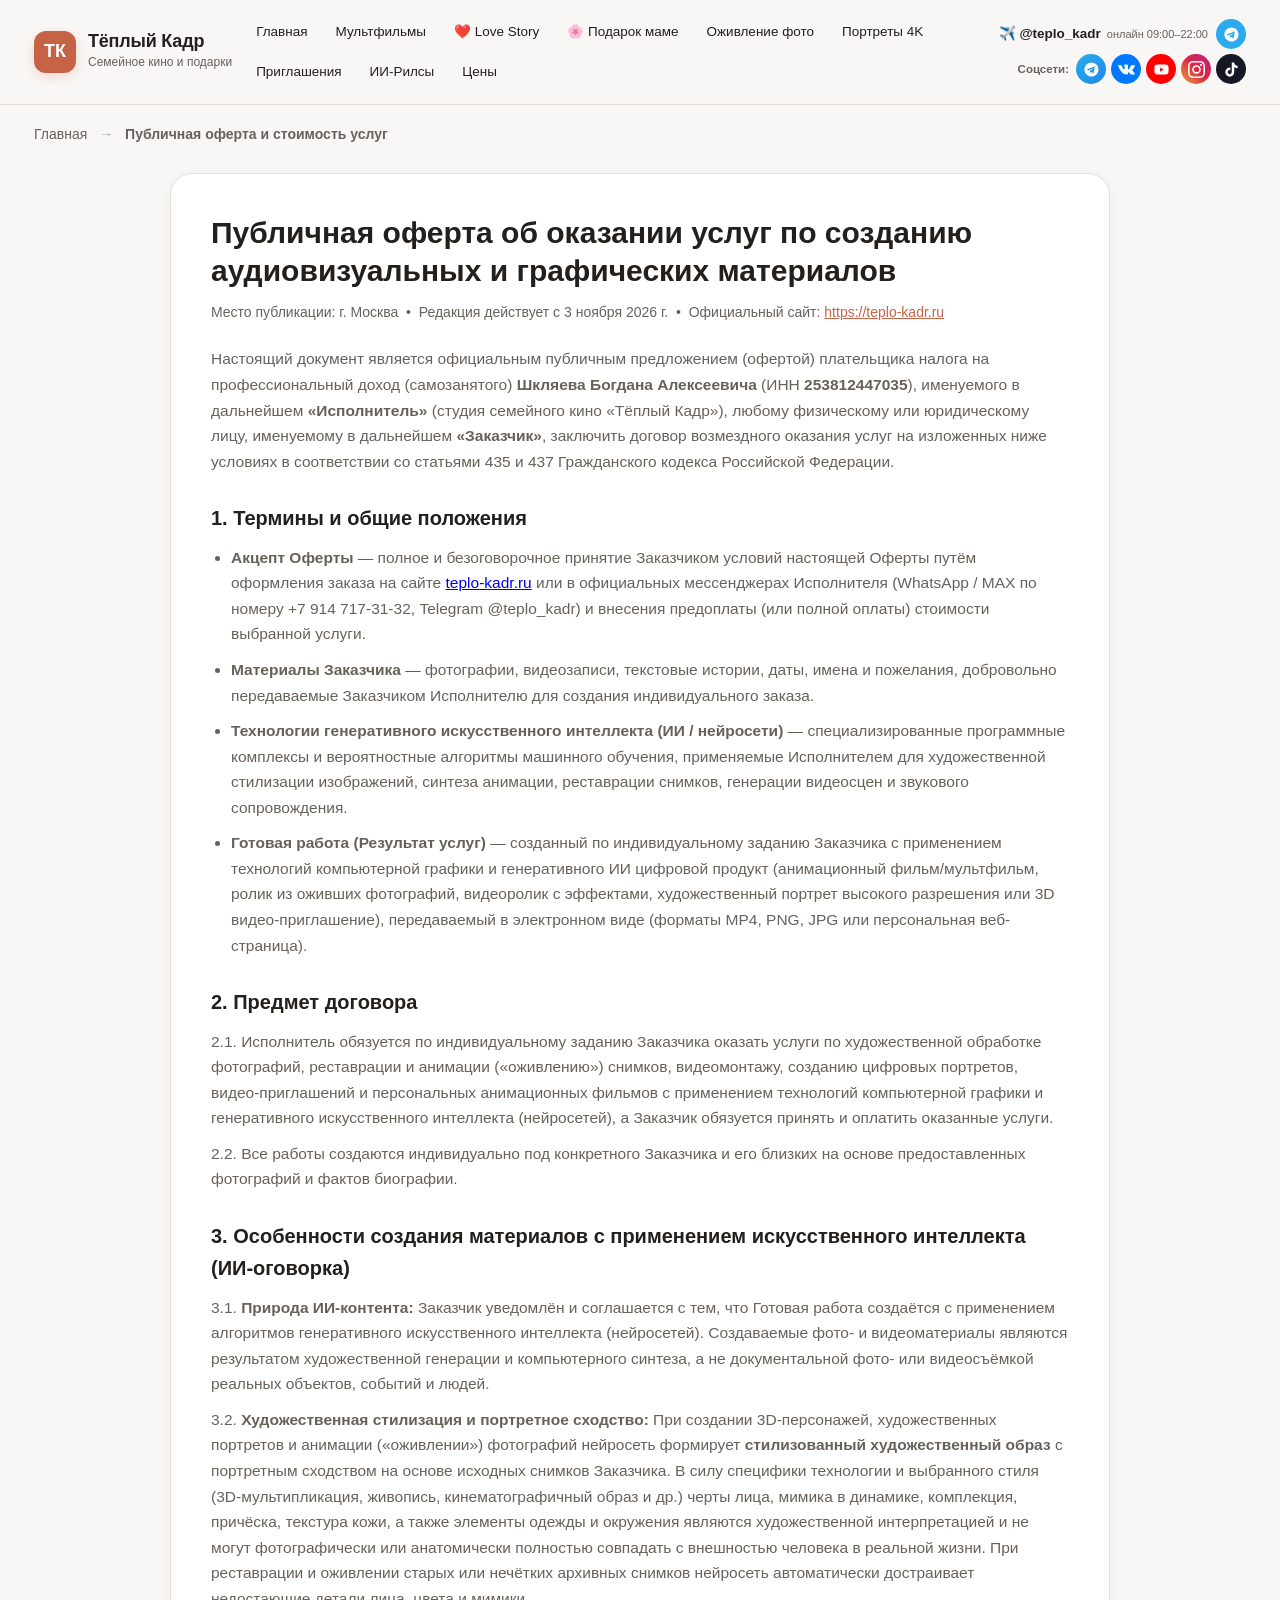
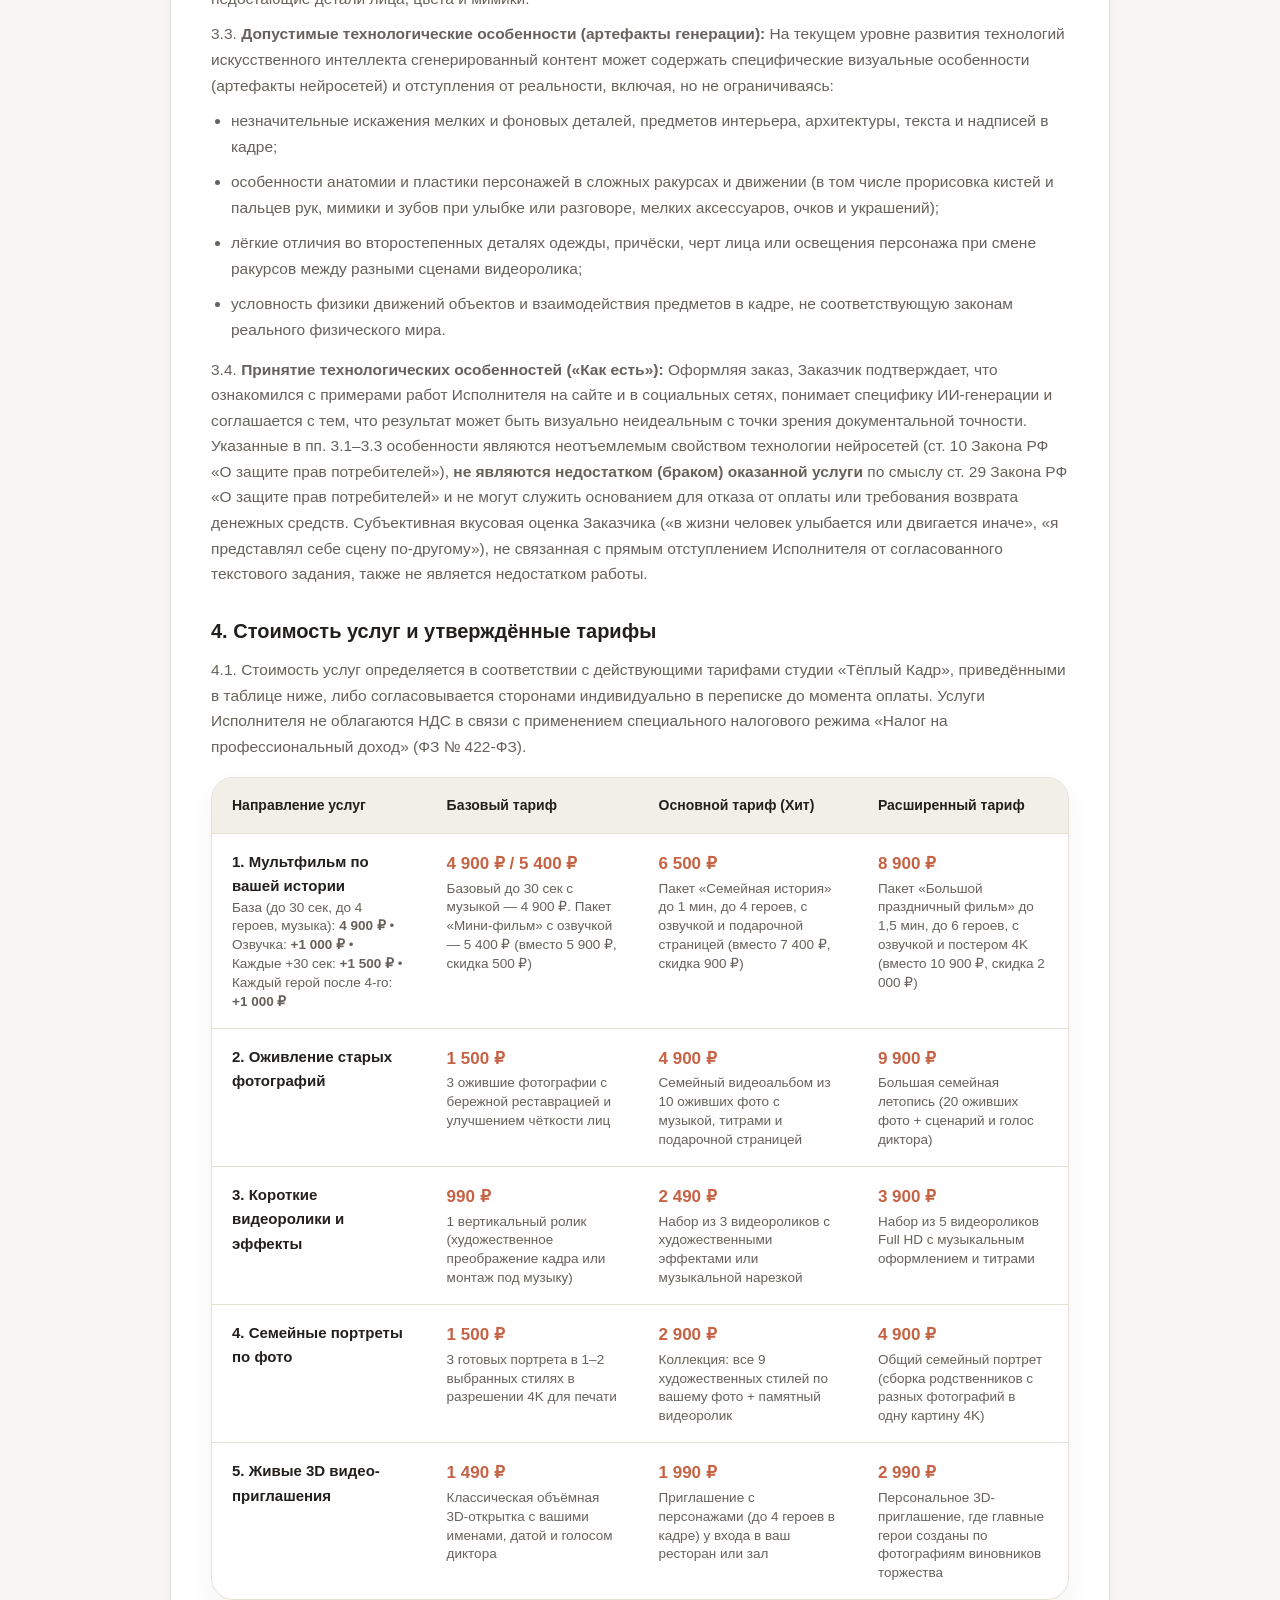
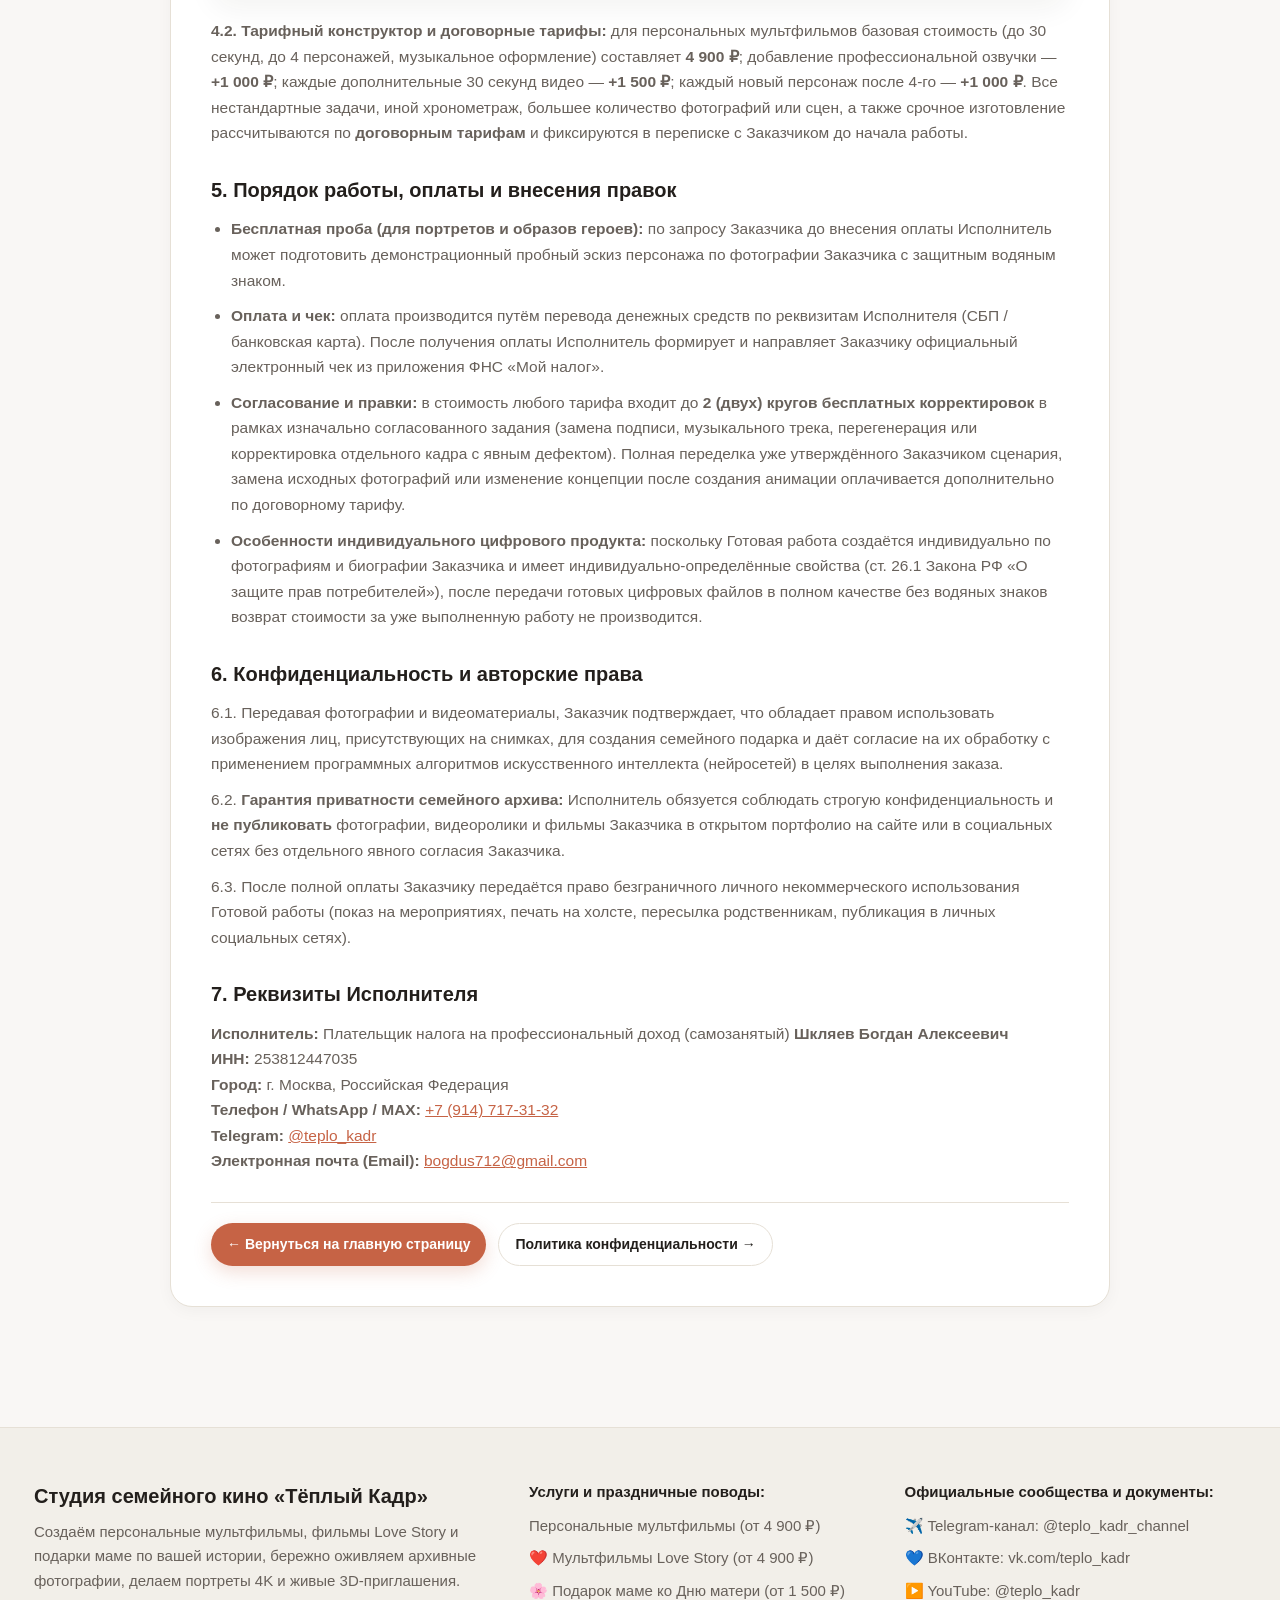
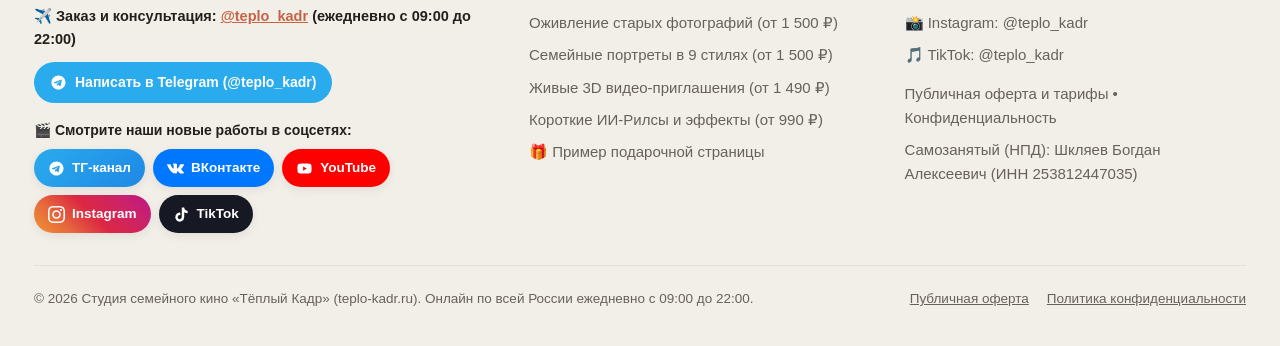
<file: oferta.html>
<!DOCTYPE html>
<html lang="ru">
<head>
  <meta charset="UTF-8" />
  <meta name="viewport" content="width=device-width, initial-scale=1.0" />
  <title>Публичная оферта и тарифы — Студия семейного кино «Тёплый Кадр»</title>
  <meta name="description" content="Договор публичной оферты на оказание услуг по созданию персональных мультфильмов, оживлению фотографий, видеороликов и 3D видео-приглашений студии «Тёплый Кадр» (Шкляев Богдан Алексеевич, ИНН 253812447035)." />
  <meta name="robots" content="index, follow" />
  <link rel="canonical" href="https://teplo-kadr.ru/oferta" />
  <link rel="shortcut icon" href="/favicon.ico" type="image/x-icon" />
  <link rel="icon" type="image/svg+xml" href="/favicon.svg" />
  <link rel="icon" type="image/png" sizes="48x48" href="/favicon-48x48.png" />
  <link rel="icon" type="image/png" sizes="96x96" href="/favicon-96x96.png" />
  <link rel="icon" type="image/png" sizes="120x120" href="/favicon.png" />
  <link rel="icon" type="image/png" sizes="192x192" href="/favicon-192x192.png" />
  <link rel="apple-touch-icon" href="/favicon-192x192.png" />
  <link rel="stylesheet" href="styles.css?v=14" />
</head>
<body>

  <!-- ЕДИНАЯ ШАПКА САЙТА -->
  <header>
    <div class="container header-inner">
      <a href="/" class="logo">
        <div class="logo-badge">ТК</div>
        <div class="logo-text">
          <strong>Тёплый Кадр</strong>
          <span>Семейное кино и подарки</span>
        </div>
      </a>
      <nav class="nav-links">
        <a href="/">Главная</a>
        <a href="/cartoon">Мультфильмы</a>
        <a href="/love-story">❤️ Love Story</a>
        <a href="/mothers-day">🌸 Подарок маме</a>
        <a href="/photo-alive">Оживление фото</a>
        <a href="/photoshoot">Портреты 4K</a>
        <a href="/invitations">Приглашения</a>
        <a href="/video-edit">ИИ-Рилсы</a>
        <a href="/#prices">Цены</a>
      </nav>
      <div class="header-cta">
        <div class="header-cta-top">
          <a href="https://t.me/teplo_kadr" target="_blank" rel="noopener" class="header-phone" title="Написать в Telegram: @teplo_kadr">
            ✈️ @teplo_kadr <small>онлайн 09:00–22:00</small>
          </a>
          <div class="header-messengers">
            <a href="https://t.me/teplo_kadr" target="_blank" rel="noopener" class="icon-pill btn-telegram" title="Написать в Telegram для заказа (@teplo_kadr)"><svg class="msg-icon" viewBox="0 0 24 24" fill="currentColor"><path d="M11.94 2C6.45 2 2 6.45 2 11.94s4.45 9.94 9.94 9.94 9.94-4.45 9.94-9.94S17.43 2 11.94 2zm4.66 6.81l-1.69 7.97c-.12.57-.46.71-.93.44l-2.58-1.9-1.24 1.2c-.14.14-.26.26-.53.26l.19-2.63 4.78-4.32c.21-.18-.05-.29-.32-.11L8.36 13.4l-2.55-.8c-.55-.17-.56-.55.12-.82l9.96-3.84c.46-.17.86.11.71.87z"/></svg> <span>Заказать в TG</span></a>
          </div>
        </div>
        <div class="header-socials-row">
          <span class="header-socials-label">Соцсети:</span>
          <a href="https://t.me/teplo_kadr_channel" target="_blank" rel="noopener" class="icon-pill btn-tg-channel" title="Наш Telegram-канал @teplo_kadr_channel"><svg class="msg-icon" viewBox="0 0 24 24" fill="currentColor"><path d="M11.94 2C6.45 2 2 6.45 2 11.94s4.45 9.94 9.94 9.94 9.94-4.45 9.94-9.94S17.43 2 11.94 2zm4.66 6.81l-1.69 7.97c-.12.57-.46.71-.93.44l-2.58-1.9-1.24 1.2c-.14.14-.26.26-.53.26l.19-2.63 4.78-4.32c.21-.18-.05-.29-.32-.11L8.36 13.4l-2.55-.8c-.55-.17-.56-.55.12-.82l9.96-3.84c.46-.17.86.11.71.87z"/></svg> <span>ТГ-канал</span></a>
          <a href="https://vk.com/teplo_kadr" target="_blank" rel="noopener" class="icon-pill btn-vk" title="ВКонтакте: vk.com/teplo_kadr"><svg class="msg-icon" viewBox="0 0 24 24" fill="currentColor"><path d="M13.162 18.994c.609 0 .858-.406.851-.915-.031-1.917.714-2.949 2.059-1.604 1.488 1.488 1.796 2.519 3.603 2.519h3.2c.808 0 1.126-.26 1.126-.668 0-.863-1.421-2.386-2.625-3.504-1.686-1.565-1.765-1.602-.313-3.486 1.801-2.339 4.157-5.336 2.073-5.336h-3.981c-.772 0-.828.435-1.103 1.083-.995 2.347-2.886 5.387-3.604 4.922-.751-.485-.407-2.406-.35-5.261.015-.754.011-1.271-1.141-1.539-.629-.145-1.241-.205-1.809-.205-2.273 0-3.841.953-2.95 1.119 1.571.293 1.42 3.692 1.054 5.16-.638 2.556-3.036-2.024-4.035-4.305-.241-.548-.315-.974-1.175-.974h-3.255c-.492 0-.787.16-.787.516 0 .602 2.96 6.72 5.786 9.77 2.756 2.975 5.48 2.708 7.376 2.708z"/></svg> <span>VK</span></a>
          <a href="https://www.youtube.com/@teplo_kadr" target="_blank" rel="noopener" class="icon-pill btn-youtube" title="YouTube: @teplo_kadr"><svg class="msg-icon" viewBox="0 0 24 24" fill="currentColor"><path d="M21.58 7.19c-.23-.86-.91-1.54-1.77-1.77C18.25 5 12 5 12 5s-6.25 0-7.81.42c-.86.23-1.54.91-1.77 1.77C2 8.75 2 12 2 12s0 3.25.42 4.81c.23.86.91 1.54 1.77 1.77C5.75 19 12 19 12 19s6.25 0 7.81-.42c.86-.23 1.54-.91 1.77-1.77C22 15.25 22 12 22 12s0-3.25-.42-4.81zM10 15V9l5.2 3-5.2 3z"/></svg> <span>YouTube</span></a>
          <a href="https://www.instagram.com/teplo_kadr/" target="_blank" rel="noopener" class="icon-pill btn-instagram" title="Instagram: @teplo_kadr"><svg class="msg-icon" viewBox="0 0 24 24" fill="currentColor"><path d="M12 2.163c3.204 0 3.584.012 4.85.07 3.252.148 4.771 1.691 4.919 4.919.058 1.265.069 1.645.069 4.849 0 3.205-.012 3.584-.069 4.849-.149 3.225-1.664 4.771-4.919 4.919-1.266.058-1.644.07-4.85.07-3.204 0-3.584-.012-4.849-.07-3.26-.149-4.771-1.699-4.919-4.92-.058-1.265-.07-1.644-.07-4.849 0-3.204.013-3.583.07-4.849.149-3.227 1.664-4.771 4.919-4.919 1.266-.057 1.645-.069 4.849-.069zm0-2.163c-3.259 0-3.667.014-4.947.072-4.358.2-6.78 2.618-6.98 6.98-.059 1.281-.073 1.689-.073 4.948 0 3.259.014 3.668.072 4.948.2 4.358 2.618 6.78 6.98 6.98 1.281.058 1.689.072 4.948.072 3.259 0 3.668-.014 4.948-.072 4.354-.2 6.782-2.618 6.979-6.98.059-1.28.073-1.689.073-4.948 0-3.259-.014-3.667-.072-4.947-.196-4.354-2.617-6.78-6.979-6.98-1.281-.059-1.69-.073-4.949-.073zm0 5.838c-3.403 0-6.162 2.759-6.162 6.162s2.759 6.163 6.162 6.163 6.162-2.759 6.162-6.163c0-3.403-2.759-6.162-6.162-6.162zm0 10.162c-2.209 0-4-1.79-4-4 0-2.209 1.791-4 4-4s4 1.791 4 4c0 2.21-1.791 4-4 4zm6.406-11.845c-.796 0-1.441.645-1.441 1.44s.645 1.44 1.441 1.44c.795 0 1.439-.645 1.439-1.44s-.644-1.44-1.439-1.44z"/></svg> <span>Instagram</span></a>
          <a href="https://www.tiktok.com/@teplo_kadr" target="_blank" rel="noopener" class="icon-pill btn-tiktok" title="TikTok: @teplo_kadr"><svg class="msg-icon" viewBox="0 0 24 24" fill="currentColor"><path d="M19.59 6.69a4.83 4.83 0 0 1-3.77-4.25V2h-3.45v13.67a2.89 2.89 0 0 1-5.2 1.74 2.89 2.89 0 0 1 2.31-4.64 2.93 2.93 0 0 1 .88.13V9.4a6.84 6.84 0 0 0-1-.05A6.33 6.33 0 0 0 5 20.1a6.34 6.34 0 0 0 10.86-4.43v-7a8.16 8.16 0 0 0 4.77 1.52v-3.4a4.85 4.85 0 0 1-1-.1z"/></svg> <span>TikTok</span></a>
        </div>
      </div>
    </div>
  </header>

  <div class="container breadcrumbs">
    <a href="/">Главная</a> <span>→</span> <strong>Публичная оферта и стоимость услуг</strong>
  </div>

  <section class="section" style="padding-top: 28px;">
    <div class="container">
      <div class="legal-doc">
        <h1>Публичная оферта об оказании услуг по созданию аудиовизуальных и графических материалов</h1>
        <p style="font-size: 14px; color: var(--text-muted); margin-bottom: 22px;">
          Место публикации: г. Москва &nbsp;•&nbsp; Редакция действует с 3 ноября 2026 г. &nbsp;•&nbsp; Официальный сайт: <a href="https://teplo-kadr.ru" style="color: var(--accent-warm);">https://teplo-kadr.ru</a>
        </p>

        <p>
          Настоящий документ является официальным публичным предложением (офертой) плательщика налога на профессиональный доход (самозанятого) <strong>Шкляева Богдана Алексеевича</strong> (ИНН <strong>253812447035</strong>), именуемого в дальнейшем <strong>«Исполнитель»</strong> (студия семейного кино «Тёплый Кадр»), любому физическому или юридическому лицу, именуемому в дальнейшем <strong>«Заказчик»</strong>, заключить договор возмездного оказания услуг на изложенных ниже условиях в соответствии со статьями 435 и 437 Гражданского кодекса Российской Федерации.
        </p>

        <h2>1. Термины и общие положения</h2>
        <ul>
          <li><strong>Акцепт Оферты</strong> — полное и безоговорочное принятие Заказчиком условий настоящей Оферты путём оформления заказа на сайте <a href="https://teplo-kadr.ru">teplo-kadr.ru</a> или в официальных мессенджерах Исполнителя (WhatsApp / MAX по номеру +7 914 717-31-32, Telegram @teplo_kadr) и внесения предоплаты (или полной оплаты) стоимости выбранной услуги.</li>
          <li><strong>Материалы Заказчика</strong> — фотографии, видеозаписи, текстовые истории, даты, имена и пожелания, добровольно передаваемые Заказчиком Исполнителю для создания индивидуального заказа.</li>
          <li><strong>Технологии генеративного искусственного интеллекта (ИИ / нейросети)</strong> — специализированные программные комплексы и вероятностные алгоритмы машинного обучения, применяемые Исполнителем для художественной стилизации изображений, синтеза анимации, реставрации снимков, генерации видеосцен и звукового сопровождения.</li>
          <li><strong>Готовая работа (Результат услуг)</strong> — созданный по индивидуальному заданию Заказчика с применением технологий компьютерной графики и генеративного ИИ цифровой продукт (анимационный фильм/мультфильм, ролик из оживших фотографий, видеоролик с эффектами, художественный портрет высокого разрешения или 3D видео-приглашение), передаваемый в электронном виде (форматы MP4, PNG, JPG или персональная веб-страница).</li>
        </ul>

        <h2>2. Предмет договора</h2>
        <p>
          2.1. Исполнитель обязуется по индивидуальному заданию Заказчика оказать услуги по художественной обработке фотографий, реставрации и анимации («оживлению») снимков, видеомонтажу, созданию цифровых портретов, видео-приглашений и персональных анимационных фильмов с применением технологий компьютерной графики и генеративного искусственного интеллекта (нейросетей), а Заказчик обязуется принять и оплатить оказанные услуги.
        </p>
        <p>
          2.2. Все работы создаются индивидуально под конкретного Заказчика и его близких на основе предоставленных фотографий и фактов биографии.
        </p>

        <h2>3. Особенности создания материалов с применением искусственного интеллекта (ИИ-оговорка)</h2>
        <p>
          3.1. <strong>Природа ИИ-контента:</strong> Заказчик уведомлён и соглашается с тем, что Готовая работа создаётся с применением алгоритмов генеративного искусственного интеллекта (нейросетей). Создаваемые фото- и видеоматериалы являются результатом художественной генерации и компьютерного синтеза, а не документальной фото- или видеосъёмкой реальных объектов, событий и людей.
        </p>
        <p>
          3.2. <strong>Художественная стилизация и портретное сходство:</strong> При создании 3D-персонажей, художественных портретов и анимации («оживлении») фотографий нейросеть формирует <strong>стилизованный художественный образ</strong> с портретным сходством на основе исходных снимков Заказчика. В силу специфики технологии и выбранного стиля (3D-мультипликация, живопись, кинематографичный образ и др.) черты лица, мимика в динамике, комплекция, причёска, текстура кожи, а также элементы одежды и окружения являются художественной интерпретацией и не могут фотографически или анатомически полностью совпадать с внешностью человека в реальной жизни. При реставрации и оживлении старых или нечётких архивных снимков нейросеть автоматически достраивает недостающие детали лица, цвета и мимики.
        </p>
        <p>
          3.3. <strong>Допустимые технологические особенности (артефакты генерации):</strong> На текущем уровне развития технологий искусственного интеллекта сгенерированный контент может содержать специфические визуальные особенности (артефакты нейросетей) и отступления от реальности, включая, но не ограничиваясь:
        </p>
        <ul>
          <li>незначительные искажения мелких и фоновых деталей, предметов интерьера, архитектуры, текста и надписей в кадре;</li>
          <li>особенности анатомии и пластики персонажей в сложных ракурсах и движении (в том числе прорисовка кистей и пальцев рук, мимики и зубов при улыбке или разговоре, мелких аксессуаров, очков и украшений);</li>
          <li>лёгкие отличия во второстепенных деталях одежды, причёски, черт лица или освещения персонажа при смене ракурсов между разными сценами видеоролика;</li>
          <li>условность физики движений объектов и взаимодействия предметов в кадре, не соответствующую законам реального физического мира.</li>
        </ul>
        <p>
          3.4. <strong>Принятие технологических особенностей («Как есть»):</strong> Оформляя заказ, Заказчик подтверждает, что ознакомился с примерами работ Исполнителя на сайте и в социальных сетях, понимает специфику ИИ-генерации и соглашается с тем, что результат может быть визуально неидеальным с точки зрения документальной точности. Указанные в пп. 3.1–3.3 особенности являются неотъемлемым свойством технологии нейросетей (ст. 10 Закона РФ «О защите прав потребителей»), <strong>не являются недостатком (браком) оказанной услуги</strong> по смыслу ст. 29 Закона РФ «О защите прав потребителей» и не могут служить основанием для отказа от оплаты или требования возврата денежных средств. Субъективная вкусовая оценка Заказчика («в жизни человек улыбается или двигается иначе», «я представлял себе сцену по-другому»), не связанная с прямым отступлением Исполнителя от согласованного текстового задания, также не является недостатком работы.
        </p>

        <h2>4. Стоимость услуг и утверждённые тарифы</h2>
        <p>
          4.1. Стоимость услуг определяется в соответствии с действующими тарифами студии «Тёплый Кадр», приведёнными в таблице ниже, либо согласовывается сторонами индивидуально в переписке до момента оплаты. Услуги Исполнителя не облагаются НДС в связи с применением специального налогового режима «Налог на профессиональный доход» (ФЗ № 422-ФЗ).
        </p>

        <div class="price-table-wrap" style="margin: 18px 0;">
          <table class="price-table">
            <thead>
              <tr>
                <th>Направление услуг</th>
                <th>Базовый тариф</th>
                <th>Основной тариф (Хит)</th>
                <th>Расширенный тариф</th>
              </tr>
            </thead>
            <tbody>
              <tr>
                <td>
                  <strong>1. Мультфильм по вашей истории</strong><br />
                  <span class="price-desc">База (до 30 сек, до 4 героев, музыка): <strong>4 900 ₽</strong> • Озвучка: <strong>+1 000 ₽</strong> • Каждые +30 сек: <strong>+1 500 ₽</strong> • Каждый герой после 4-го: <strong>+1 000 ₽</strong></span>
                </td>
                <td>
                  <strong class="price-num">4 900 ₽ / 5 400 ₽</strong>
                  <span class="price-desc">Базовый до 30 сек с музыкой — 4 900 ₽. Пакет «Мини-фильм» с озвучкой — 5 400 ₽ (вместо 5 900 ₽, скидка 500 ₽)</span>
                </td>
                <td>
                  <strong class="price-num">6 500 ₽</strong>
                  <span class="price-desc">Пакет «Семейная история» до 1 мин, до 4 героев, с озвучкой и подарочной страницей (вместо 7 400 ₽, скидка 900 ₽)</span>
                </td>
                <td>
                  <strong class="price-num">8 900 ₽</strong>
                  <span class="price-desc">Пакет «Большой праздничный фильм» до 1,5 мин, до 6 героев, с озвучкой и постером 4K (вместо 10 900 ₽, скидка 2 000 ₽)</span>
                </td>
              </tr>
              <tr>
                <td><strong>2. Оживление старых фотографий</strong></td>
                <td>
                  <strong class="price-num">1 500 ₽</strong>
                  <span class="price-desc">3 ожившие фотографии с бережной реставрацией и улучшением чёткости лиц</span>
                </td>
                <td>
                  <strong class="price-num">4 900 ₽</strong>
                  <span class="price-desc">Семейный видеоальбом из 10 оживших фото с музыкой, титрами и подарочной страницей</span>
                </td>
                <td>
                  <strong class="price-num">9 900 ₽</strong>
                  <span class="price-desc">Большая семейная летопись (20 оживших фото + сценарий и голос диктора)</span>
                </td>
              </tr>
              <tr>
                <td><strong>3. Короткие видеоролики и эффекты</strong></td>
                <td>
                  <strong class="price-num">990 ₽</strong>
                  <span class="price-desc">1 вертикальный ролик (художественное преображение кадра или монтаж под музыку)</span>
                </td>
                <td>
                  <strong class="price-num">2 490 ₽</strong>
                  <span class="price-desc">Набор из 3 видеороликов с художественными эффектами или музыкальной нарезкой</span>
                </td>
                <td>
                  <strong class="price-num">3 900 ₽</strong>
                  <span class="price-desc">Набор из 5 видеороликов Full HD с музыкальным оформлением и титрами</span>
                </td>
              </tr>
              <tr>
                <td><strong>4. Семейные портреты по фото</strong></td>
                <td>
                  <strong class="price-num">1 500 ₽</strong>
                  <span class="price-desc">3 готовых портрета в 1–2 выбранных стилях в разрешении 4K для печати</span>
                </td>
                <td>
                  <strong class="price-num">2 900 ₽</strong>
                  <span class="price-desc">Коллекция: все 9 художественных стилей по вашему фото + памятный видеоролик</span>
                </td>
                <td>
                  <strong class="price-num">4 900 ₽</strong>
                  <span class="price-desc">Общий семейный портрет (сборка родственников с разных фотографий в одну картину 4K)</span>
                </td>
              </tr>
              <tr>
                <td><strong>5. Живые 3D видео-приглашения</strong></td>
                <td>
                  <strong class="price-num">1 490 ₽</strong>
                  <span class="price-desc">Классическая объёмная 3D-открытка с вашими именами, датой и голосом диктора</span>
                </td>
                <td>
                  <strong class="price-num">1 990 ₽</strong>
                  <span class="price-desc">Приглашение с персонажами (до 4 героев в кадре) у входа в ваш ресторан или зал</span>
                </td>
                <td>
                  <strong class="price-num">2 990 ₽</strong>
                  <span class="price-desc">Персональное 3D-приглашение, где главные герои созданы по фотографиям виновников торжества</span>
                </td>
              </tr>
            </tbody>
          </table>
        </div>
        <p>
          <strong>4.2. Тарифный конструктор и договорные тарифы:</strong> для персональных мультфильмов базовая стоимость (до 30 секунд, до 4 персонажей, музыкальное оформление) составляет <strong>4 900 ₽</strong>; добавление профессиональной озвучки — <strong>+1 000 ₽</strong>; каждые дополнительные 30 секунд видео — <strong>+1 500 ₽</strong>; каждый новый персонаж после 4-го — <strong>+1 000 ₽</strong>. Все нестандартные задачи, иной хронометраж, большее количество фотографий или сцен, а также срочное изготовление рассчитываются по <strong>договорным тарифам</strong> и фиксируются в переписке с Заказчиком до начала работы.
        </p>

        <h2>5. Порядок работы, оплаты и внесения правок</h2>
        <ul>
          <li><strong>Бесплатная проба (для портретов и образов героев):</strong> по запросу Заказчика до внесения оплаты Исполнитель может подготовить демонстрационный пробный эскиз персонажа по фотографии Заказчика с защитным водяным знаком.</li>
          <li><strong>Оплата и чек:</strong> оплата производится путём перевода денежных средств по реквизитам Исполнителя (СБП / банковская карта). После получения оплаты Исполнитель формирует и направляет Заказчику официальный электронный чек из приложения ФНС «Мой налог».</li>
          <li><strong>Согласование и правки:</strong> в стоимость любого тарифа входит до <strong>2 (двух) кругов бесплатных корректировок</strong> в рамках изначально согласованного задания (замена подписи, музыкального трека, перегенерация или корректировка отдельного кадра с явным дефектом). Полная переделка уже утверждённого Заказчиком сценария, замена исходных фотографий или изменение концепции после создания анимации оплачивается дополнительно по договорному тарифу.</li>
          <li><strong>Особенности индивидуального цифрового продукта:</strong> поскольку Готовая работа создаётся индивидуально по фотографиям и биографии Заказчика и имеет индивидуально-определённые свойства (ст. 26.1 Закона РФ «О защите прав потребителей»), после передачи готовых цифровых файлов в полном качестве без водяных знаков возврат стоимости за уже выполненную работу не производится.</li>
        </ul>

        <h2>6. Конфиденциальность и авторские права</h2>
        <p>
          6.1. Передавая фотографии и видеоматериалы, Заказчик подтверждает, что обладает правом использовать изображения лиц, присутствующих на снимках, для создания семейного подарка и даёт согласие на их обработку с применением программных алгоритмов искусственного интеллекта (нейросетей) в целях выполнения заказа.
        </p>
        <p>
          6.2. <strong>Гарантия приватности семейного архива:</strong> Исполнитель обязуется соблюдать строгую конфиденциальность и <strong>не публиковать</strong> фотографии, видеоролики и фильмы Заказчика в открытом портфолио на сайте или в социальных сетях без отдельного явного согласия Заказчика.
        </p>
        <p>
          6.3. После полной оплаты Заказчику передаётся право безграничного личного некоммерческого использования Готовой работы (показ на мероприятиях, печать на холсте, пересылка родственникам, публикация в личных социальных сетях).
        </p>

        <h2>7. Реквизиты Исполнителя</h2>
        <p>
          <strong>Исполнитель:</strong> Плательщик налога на профессиональный доход (самозанятый) <strong>Шкляев Богдан Алексеевич</strong><br />
          <strong>ИНН:</strong> 253812447035<br />
          <strong>Город:</strong> г. Москва, Российская Федерация<br />
          <strong>Телефон / WhatsApp / MAX:</strong> <a href="tel:+79147173132" style="color: var(--accent-warm);">+7 (914) 717-31-32</a><br />
          <strong>Telegram:</strong> <a href="https://t.me/teplo_kadr" target="_blank" style="color: var(--accent-warm);">@teplo_kadr</a><br />
          <strong>Электронная почта (Email):</strong> <a href="mailto:bogdus712@gmail.com" style="color: var(--accent-warm);">bogdus712@gmail.com</a>
        </p>

        <div style="margin-top: 28px; padding-top: 20px; border-top: 1px solid var(--border-soft); display: flex; gap: 12px; flex-wrap: wrap;">
          <a href="/" class="btn btn-primary btn-sm">← Вернуться на главную страницу</a>
          <a href="/privacy" class="btn btn-outline btn-sm">Политика конфиденциальности →</a>
        </div>
      </div>
    </div>
  </section>

  <!-- ЕДИНЫЙ ПОДВАЛ САЙТА -->
  <footer>
    <div class="container">
      <div class="footer-grid">
        <div>
          <strong style="color: var(--text-main); font-size: 20px; display: block; margin-bottom: 8px;">Студия семейного кино «Тёплый Кадр»</strong>
          <p style="margin-bottom: 12px;">Создаём персональные мультфильмы, фильмы Love Story и подарки маме по вашей истории, бережно оживляем архивные фотографии, делаем портреты 4K и живые 3D-приглашения.</p>
          <p style="margin-bottom: 10px; color: var(--text-main); font-weight: 600; font-size: 14.5px;">
            ✈️ Заказ и консультация: <a href="https://t.me/teplo_kadr" target="_blank" rel="noopener" style="color: var(--accent-warm); text-decoration: underline;">@teplo_kadr</a> (ежедневно с 09:00 до 22:00)
          </p>
          <div style="display: flex; gap: 8px; flex-wrap: wrap; margin-bottom: 16px;">
            <a href="https://t.me/teplo_kadr" target="_blank" rel="noopener" class="btn btn-telegram btn-sm"><svg class="msg-icon" viewBox="0 0 24 24" fill="currentColor"><path d="M11.94 2C6.45 2 2 6.45 2 11.94s4.45 9.94 9.94 9.94 9.94-4.45 9.94-9.94S17.43 2 11.94 2zm4.66 6.81l-1.69 7.97c-.12.57-.46.71-.93.44l-2.58-1.9-1.24 1.2c-.14.14-.26.26-.53.26l.19-2.63 4.78-4.32c.21-.18-.05-.29-.32-.11L8.36 13.4l-2.55-.8c-.55-.17-.56-.55.12-.82l9.96-3.84c.46-.17.86.11.71.87z"/></svg> Написать в Telegram (@teplo_kadr)</a>
          </div>
          <p style="margin-bottom: 8px; color: var(--text-main); font-weight: 600; font-size: 14px;">
            🎬 Смотрите наши новые работы в соцсетях:
          </p>
          <div class="social-badges-row">
            <a href="https://t.me/teplo_kadr_channel" target="_blank" rel="noopener" class="social-pill-link btn-tg-channel" title="Telegram-канал @teplo_kadr_channel"><svg class="msg-icon" viewBox="0 0 24 24" fill="currentColor"><path d="M11.94 2C6.45 2 2 6.45 2 11.94s4.45 9.94 9.94 9.94 9.94-4.45 9.94-9.94S17.43 2 11.94 2zm4.66 6.81l-1.69 7.97c-.12.57-.46.71-.93.44l-2.58-1.9-1.24 1.2c-.14.14-.26.26-.53.26l.19-2.63 4.78-4.32c.21-.18-.05-.29-.32-.11L8.36 13.4l-2.55-.8c-.55-.17-.56-.55.12-.82l9.96-3.84c.46-.17.86.11.71.87z"/></svg> ТГ-канал</a>
            <a href="https://vk.com/teplo_kadr" target="_blank" rel="noopener" class="social-pill-link btn-vk" title="ВКонтакте vk.com/teplo_kadr"><svg class="msg-icon" viewBox="0 0 24 24" fill="currentColor"><path d="M13.162 18.994c.609 0 .858-.406.851-.915-.031-1.917.714-2.949 2.059-1.604 1.488 1.488 1.796 2.519 3.603 2.519h3.2c.808 0 1.126-.26 1.126-.668 0-.863-1.421-2.386-2.625-3.504-1.686-1.565-1.765-1.602-.313-3.486 1.801-2.339 4.157-5.336 2.073-5.336h-3.981c-.772 0-.828.435-1.103 1.083-.995 2.347-2.886 5.387-3.604 4.922-.751-.485-.407-2.406-.35-5.261.015-.754.011-1.271-1.141-1.539-.629-.145-1.241-.205-1.809-.205-2.273 0-3.841.953-2.95 1.119 1.571.293 1.42 3.692 1.054 5.16-.638 2.556-3.036-2.024-4.035-4.305-.241-.548-.315-.974-1.175-.974h-3.255c-.492 0-.787.16-.787.516 0 .602 2.96 6.72 5.786 9.77 2.756 2.975 5.48 2.708 7.376 2.708z"/></svg> ВКонтакте</a>
            <a href="https://www.youtube.com/@teplo_kadr" target="_blank" rel="noopener" class="social-pill-link btn-youtube" title="YouTube @teplo_kadr"><svg class="msg-icon" viewBox="0 0 24 24" fill="currentColor"><path d="M21.58 7.19c-.23-.86-.91-1.54-1.77-1.77C18.25 5 12 5 12 5s-6.25 0-7.81.42c-.86.23-1.54.91-1.77 1.77C2 8.75 2 12 2 12s0 3.25.42 4.81c.23.86.91 1.54 1.77 1.77C5.75 19 12 19 12 19s6.25 0 7.81-.42c.86-.23 1.54-.91 1.77-1.77C22 15.25 22 12 22 12s0-3.25-.42-4.81zM10 15V9l5.2 3-5.2 3z"/></svg> YouTube</a>
            <a href="https://www.instagram.com/teplo_kadr/" target="_blank" rel="noopener" class="social-pill-link btn-instagram" title="Instagram @teplo_kadr"><svg class="msg-icon" viewBox="0 0 24 24" fill="currentColor"><path d="M12 2.163c3.204 0 3.584.012 4.85.07 3.252.148 4.771 1.691 4.919 4.919.058 1.265.069 1.645.069 4.849 0 3.205-.012 3.584-.069 4.849-.149 3.225-1.664 4.771-4.919 4.919-1.266.058-1.644.07-4.85.07-3.204 0-3.584-.012-4.849-.07-3.26-.149-4.771-1.699-4.919-4.92-.058-1.265-.07-1.644-.07-4.849 0-3.204.013-3.583.07-4.849.149-3.227 1.664-4.771 4.919-4.919 1.266-.057 1.645-.069 4.849-.069zm0-2.163c-3.259 0-3.667.014-4.947.072-4.358.2-6.78 2.618-6.98 6.98-.059 1.281-.073 1.689-.073 4.948 0 3.259.014 3.668.072 4.948.2 4.358 2.618 6.78 6.98 6.98 1.281.058 1.689.072 4.948.072 3.259 0 3.668-.014 4.948-.072 4.354-.2 6.782-2.618 6.979-6.98.059-1.28.073-1.689.073-4.948 0-3.259-.014-3.667-.072-4.947-.196-4.354-2.617-6.78-6.979-6.98-1.281-.059-1.69-.073-4.949-.073zm0 5.838c-3.403 0-6.162 2.759-6.162 6.162s2.759 6.163 6.162 6.163 6.162-2.759 6.162-6.163c0-3.403-2.759-6.162-6.162-6.162zm0 10.162c-2.209 0-4-1.79-4-4 0-2.209 1.791-4 4-4s4 1.791 4 4c0 2.21-1.791 4-4 4zm6.406-11.845c-.796 0-1.441.645-1.441 1.44s.645 1.44 1.441 1.44c.795 0 1.439-.645 1.439-1.44s-.644-1.44-1.439-1.44z"/></svg> Instagram</a>
            <a href="https://www.tiktok.com/@teplo_kadr" target="_blank" rel="noopener" class="social-pill-link btn-tiktok" title="TikTok @teplo_kadr"><svg class="msg-icon" viewBox="0 0 24 24" fill="currentColor"><path d="M19.59 6.69a4.83 4.83 0 0 1-3.77-4.25V2h-3.45v13.67a2.89 2.89 0 0 1-5.2 1.74 2.89 2.89 0 0 1 2.31-4.64 2.93 2.93 0 0 1 .88.13V9.4a6.84 6.84 0 0 0-1-.05A6.33 6.33 0 0 0 5 20.1a6.34 6.34 0 0 0 10.86-4.43v-7a8.16 8.16 0 0 0 4.77 1.52v-3.4a4.85 4.85 0 0 1-1-.1z"/></svg> TikTok</a>
          </div>
        </div>
        <div>
          <strong style="color: var(--text-main); display: block; margin-bottom: 10px;">Услуги и праздничные поводы:</strong>
          <ul class="footer-links">
            <li><a href="/cartoon">Персональные мультфильмы (от 4 900 ₽)</a></li>
            <li><a href="/love-story">❤️ Мультфильмы Love Story (от 4 900 ₽)</a></li>
            <li><a href="/mothers-day">🌸 Подарок маме ко Дню матери (от 1 500 ₽)</a></li>
            <li><a href="/photo-alive">Оживление старых фотографий (от 1 500 ₽)</a></li>
            <li><a href="/photoshoot">Семейные портреты в 9 стилях (от 1 500 ₽)</a></li>
            <li><a href="/invitations">Живые 3D видео-приглашения (от 1 490 ₽)</a></li>
            <li><a href="/video-edit">Короткие ИИ-Рилсы и эффекты (от 990 ₽)</a></li>
            <li><a href="/gift-max30">🎁 Пример подарочной страницы</a></li>
          </ul>
        </div>
        <div>
          <strong style="color: var(--text-main); display: block; margin-bottom: 10px;">Официальные сообщества и документы:</strong>
          <ul class="footer-links">
            <li><a href="https://t.me/teplo_kadr_channel" target="_blank" rel="noopener">✈️ Telegram-канал: @teplo_kadr_channel</a></li>
            <li><a href="https://vk.com/teplo_kadr" target="_blank" rel="noopener">💙 ВКонтакте: vk.com/teplo_kadr</a></li>
            <li><a href="https://www.youtube.com/@teplo_kadr" target="_blank" rel="noopener">▶️ YouTube: @teplo_kadr</a></li>
            <li><a href="https://www.instagram.com/teplo_kadr/" target="_blank" rel="noopener">📸 Instagram: @teplo_kadr</a></li>
            <li><a href="https://www.tiktok.com/@teplo_kadr" target="_blank" rel="noopener">🎵 TikTok: @teplo_kadr</a></li>
            <li style="margin-top: 6px;"><a href="/oferta">Публичная оферта и тарифы</a> • <a href="/privacy">Конфиденциальность</a></li>
            <li>Самозанятый (НПД): Шкляев Богдан Алексеевич (ИНН 253812447035)</li>
          </ul>
        </div>
      </div>
      <div class="footer-bottom">
        <div>© 2026 Студия семейного кино «Тёплый Кадр» (teplo-kadr.ru). Онлайн по всей России ежедневно с 09:00 до 22:00.</div>
        <div class="footer-legal-links">
          <a href="/oferta">Публичная оферта</a>
          <a href="/privacy">Политика конфиденциальности</a>
        </div>
      </div>
    </div>
  </footer>

  <script src="app.js?v=16"></script>
</body>
</html>
</file>
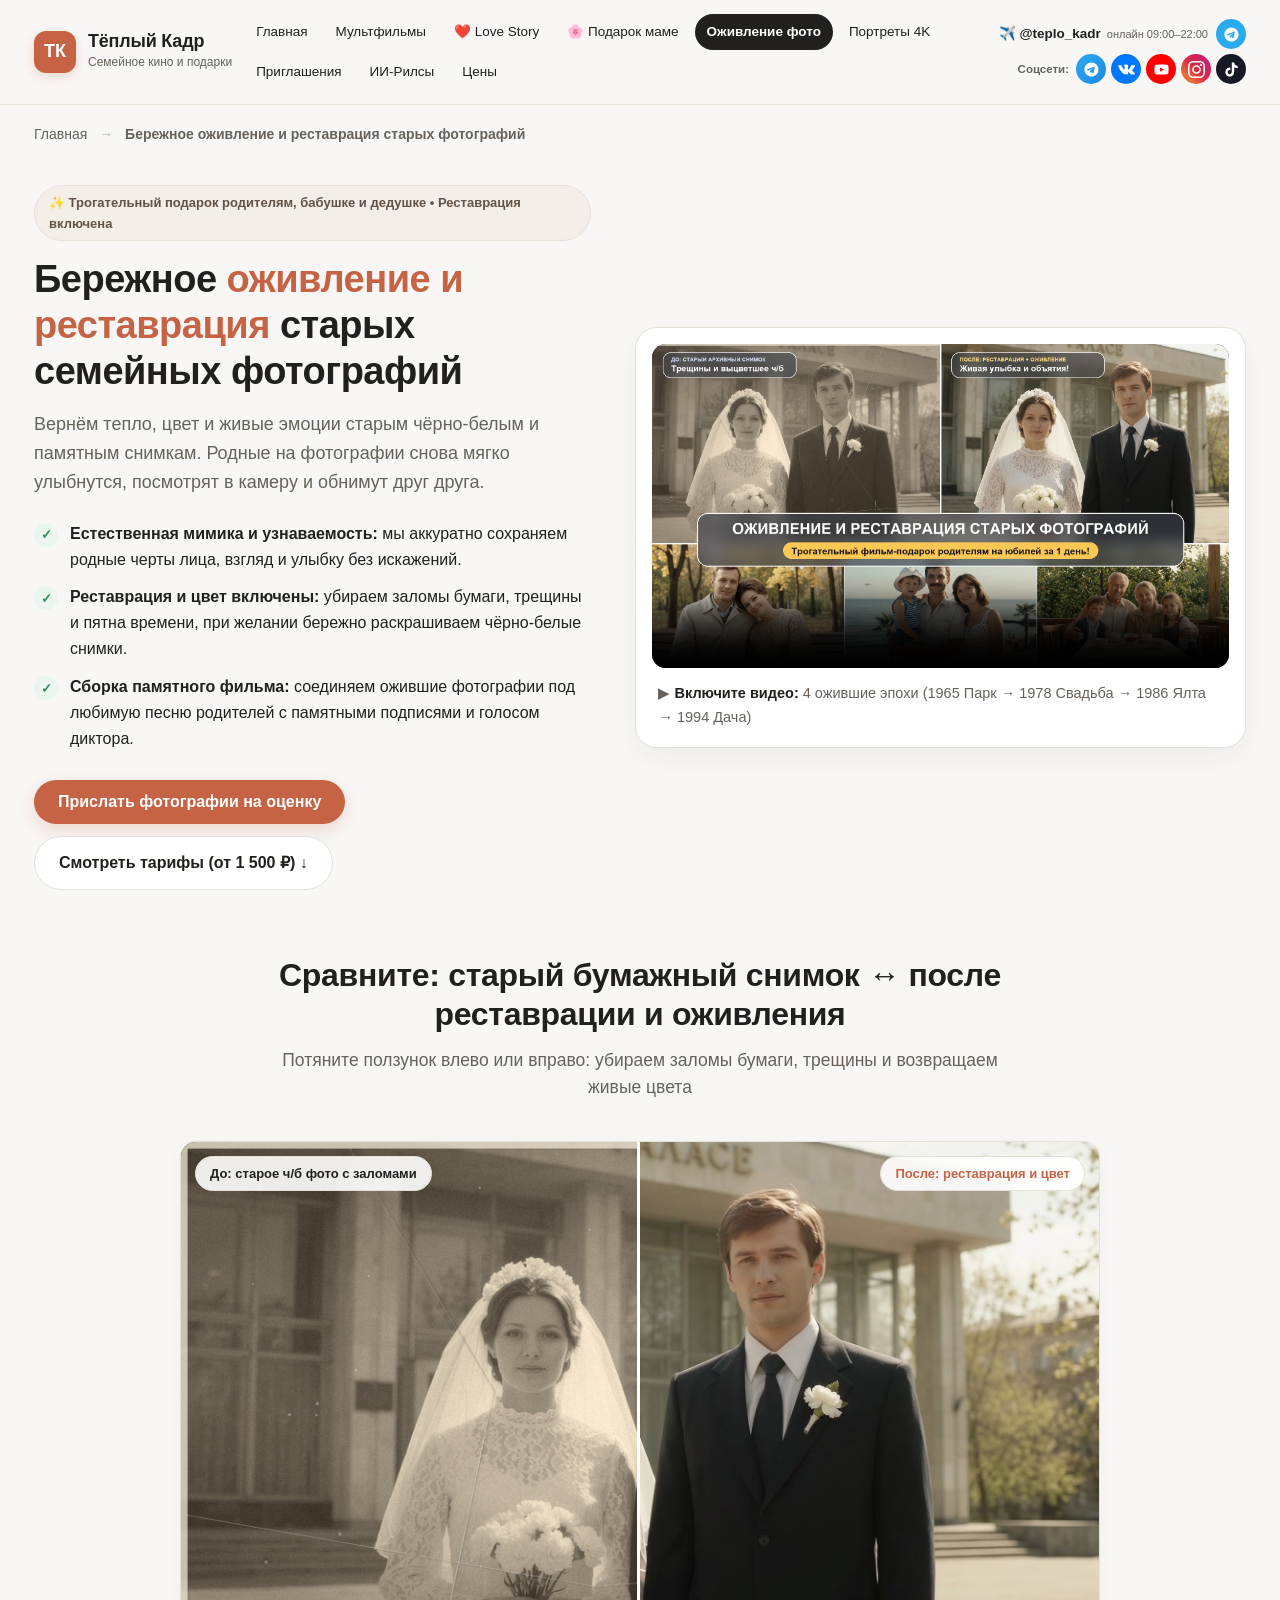
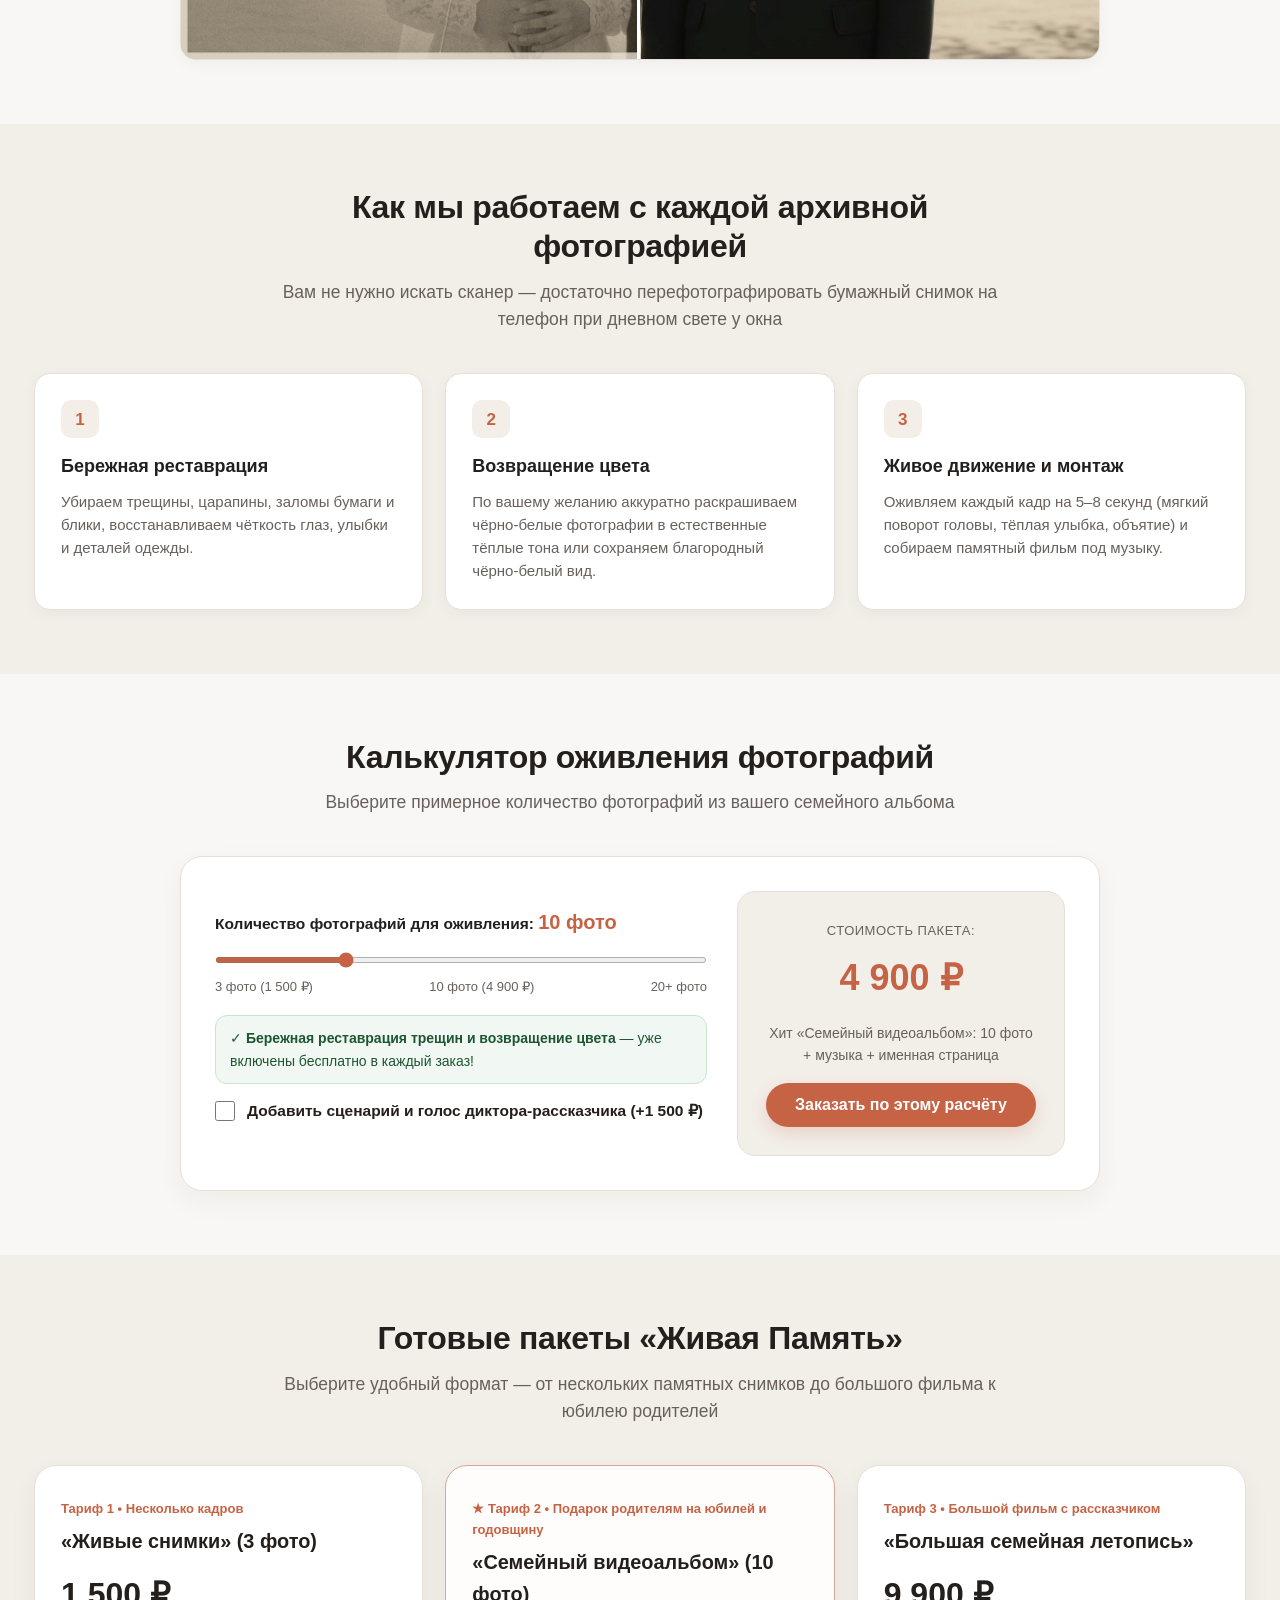
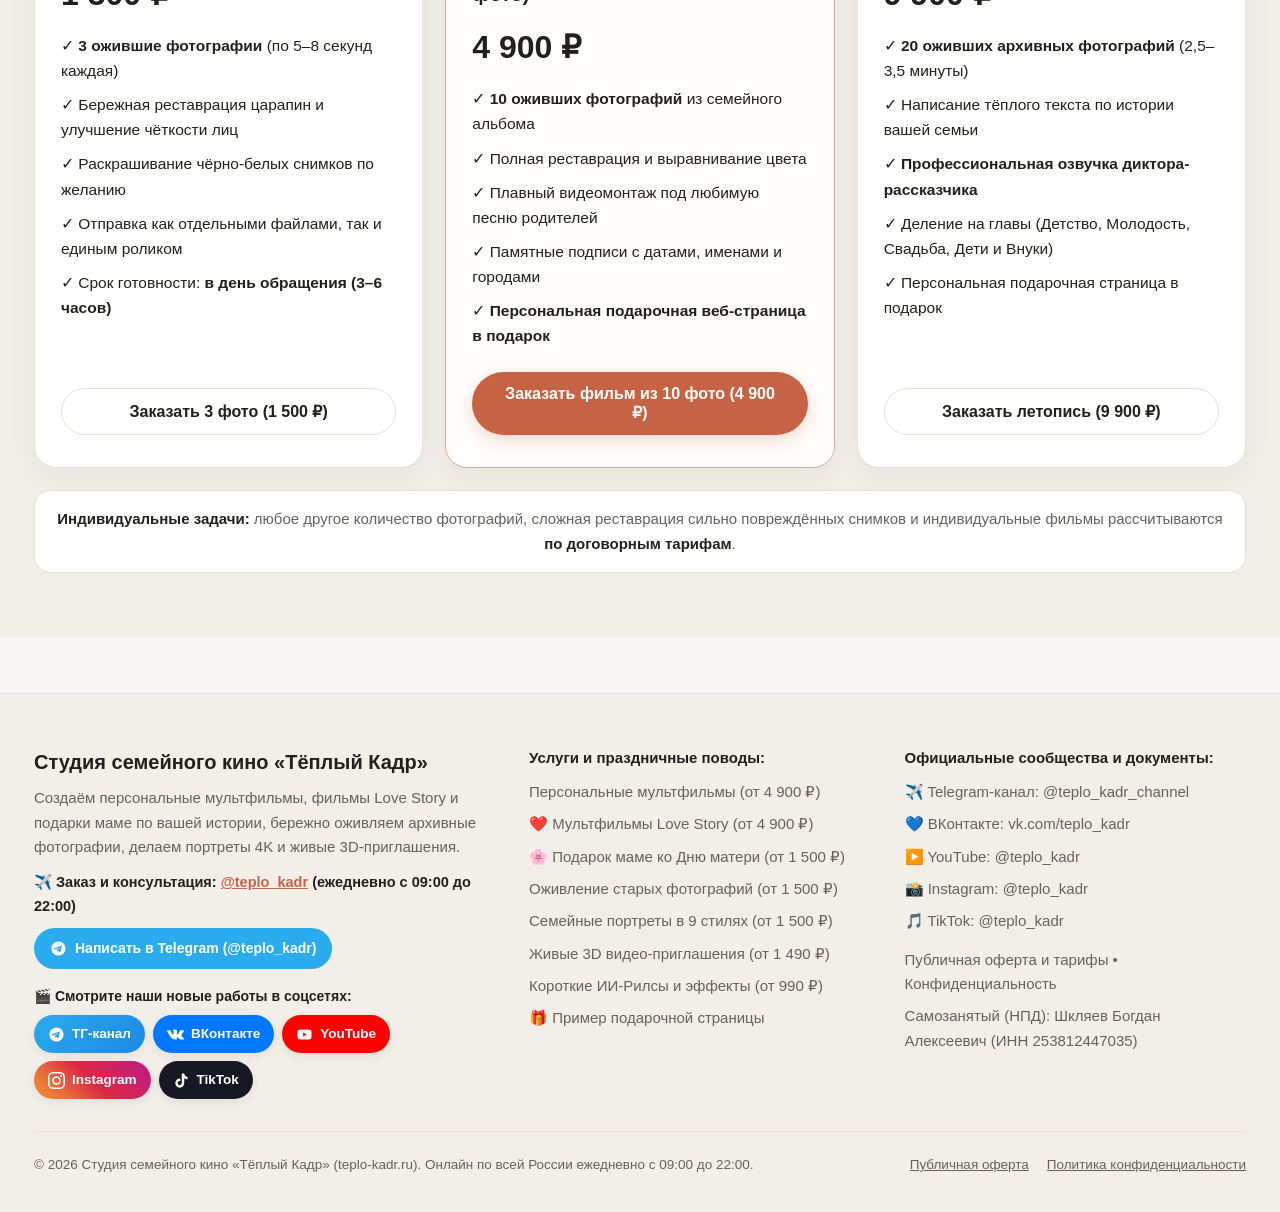
<file: photo-alive.html>
<!DOCTYPE html>
<html lang="ru">
<head>
  <meta charset="UTF-8" />
  <meta name="viewport" content="width=device-width, initial-scale=1.0" />
  <title>Бережное оживление и реставрация старых фотографий — Студия «Тёплый Кадр»</title>
  <meta name="description" content="Бережное оживление старых и архивных фотографий родителей, бабушек и дедушек в студии «Тёплый Кадр» (teplo-kadr.ru). Реставрация трещин, живые улыбки и объятия под любимую песню от 1 500 ₽." />
  <meta name="keywords" content="оживление старых фото, оживить фото на заказ, теплый кадр оживление фото, тепло кадр, реставрация и оживление архивных фотографий, подарок родителям на юбилей" />
  <meta name="google-site-verification" content="XshtWCoL3C2zKbtHFyHXIjc1hRPlW5PC0cDnu9mbtik" />
  <meta name="robots" content="index, follow, max-image-preview:large, max-snippet:-1, max-video-preview:-1" />
  <link rel="canonical" href="https://teplo-kadr.ru/photo-alive" />
  <meta property="og:type" content="website" />
  <meta property="og:site_name" content="Тёплый Кадр — Студия семейного кино и подарков" />
  <meta property="og:title" content="Бережное оживление и реставрация старых фотографий — Студия «Тёплый Кадр»" />
  <meta property="og:description" content="Вернём тепло, цвет и живые эмоции старым семейным фотографиям. Реставрация и создание памятных фильмов от 1 500 ₽." />
  <meta property="og:url" content="https://teplo-kadr.ru/photo-alive" />
  <meta property="og:image" content="https://teplo-kadr.ru/media/avito_photo_alive_cover_16x9.png" />
  <meta property="og:locale" content="ru_RU" />
  <link rel="shortcut icon" href="/favicon.ico" type="image/x-icon" />
  <link rel="icon" type="image/svg+xml" href="/favicon.svg" />
  <link rel="icon" type="image/png" sizes="48x48" href="/favicon-48x48.png" />
  <link rel="icon" type="image/png" sizes="96x96" href="/favicon-96x96.png" />
  <link rel="icon" type="image/png" sizes="120x120" href="/favicon.png" />
  <link rel="icon" type="image/png" sizes="192x192" href="/favicon-192x192.png" />
  <link rel="apple-touch-icon" href="/favicon-192x192.png" />
  <link rel="stylesheet" href="styles.css?v=14" />
</head>
<body>

  <!-- ЕДИНАЯ ШАПКА САЙТА -->
  <header>
    <div class="container header-inner">
      <a href="/" class="logo">
        <div class="logo-badge">ТК</div>
        <div class="logo-text">
          <strong>Тёплый Кадр</strong>
          <span>Семейное кино и подарки</span>
        </div>
      </a>
      <nav class="nav-links">
        <a href="/">Главная</a>
        <a href="/cartoon">Мультфильмы</a>
        <a href="/love-story">❤️ Love Story</a>
        <a href="/mothers-day">🌸 Подарок маме</a>
        <a href="/photo-alive" class="active">Оживление фото</a>
        <a href="/photoshoot">Портреты 4K</a>
        <a href="/invitations">Приглашения</a>
        <a href="/video-edit">ИИ-Рилсы</a>
        <a href="/#prices">Цены</a>
      </nav>
      <div class="header-cta">
        <div class="header-cta-top">
          <a href="https://t.me/teplo_kadr" target="_blank" rel="noopener" class="header-phone" title="Написать в Telegram: @teplo_kadr">
            ✈️ @teplo_kadr <small>онлайн 09:00–22:00</small>
          </a>
          <div class="header-messengers">
            <a href="https://t.me/teplo_kadr" target="_blank" rel="noopener" class="icon-pill btn-telegram" title="Написать в Telegram для заказа (@teplo_kadr)"><svg class="msg-icon" viewBox="0 0 24 24" fill="currentColor"><path d="M11.94 2C6.45 2 2 6.45 2 11.94s4.45 9.94 9.94 9.94 9.94-4.45 9.94-9.94S17.43 2 11.94 2zm4.66 6.81l-1.69 7.97c-.12.57-.46.71-.93.44l-2.58-1.9-1.24 1.2c-.14.14-.26.26-.53.26l.19-2.63 4.78-4.32c.21-.18-.05-.29-.32-.11L8.36 13.4l-2.55-.8c-.55-.17-.56-.55.12-.82l9.96-3.84c.46-.17.86.11.71.87z"/></svg> <span>Заказать в TG</span></a>
          </div>
        </div>
        <div class="header-socials-row">
          <span class="header-socials-label">Соцсети:</span>
          <a href="https://t.me/teplo_kadr_channel" target="_blank" rel="noopener" class="icon-pill btn-tg-channel" title="Наш Telegram-канал @teplo_kadr_channel"><svg class="msg-icon" viewBox="0 0 24 24" fill="currentColor"><path d="M11.94 2C6.45 2 2 6.45 2 11.94s4.45 9.94 9.94 9.94 9.94-4.45 9.94-9.94S17.43 2 11.94 2zm4.66 6.81l-1.69 7.97c-.12.57-.46.71-.93.44l-2.58-1.9-1.24 1.2c-.14.14-.26.26-.53.26l.19-2.63 4.78-4.32c.21-.18-.05-.29-.32-.11L8.36 13.4l-2.55-.8c-.55-.17-.56-.55.12-.82l9.96-3.84c.46-.17.86.11.71.87z"/></svg> <span>ТГ-канал</span></a>
          <a href="https://vk.com/teplo_kadr" target="_blank" rel="noopener" class="icon-pill btn-vk" title="ВКонтакте: vk.com/teplo_kadr"><svg class="msg-icon" viewBox="0 0 24 24" fill="currentColor"><path d="M13.162 18.994c.609 0 .858-.406.851-.915-.031-1.917.714-2.949 2.059-1.604 1.488 1.488 1.796 2.519 3.603 2.519h3.2c.808 0 1.126-.26 1.126-.668 0-.863-1.421-2.386-2.625-3.504-1.686-1.565-1.765-1.602-.313-3.486 1.801-2.339 4.157-5.336 2.073-5.336h-3.981c-.772 0-.828.435-1.103 1.083-.995 2.347-2.886 5.387-3.604 4.922-.751-.485-.407-2.406-.35-5.261.015-.754.011-1.271-1.141-1.539-.629-.145-1.241-.205-1.809-.205-2.273 0-3.841.953-2.95 1.119 1.571.293 1.42 3.692 1.054 5.16-.638 2.556-3.036-2.024-4.035-4.305-.241-.548-.315-.974-1.175-.974h-3.255c-.492 0-.787.16-.787.516 0 .602 2.96 6.72 5.786 9.77 2.756 2.975 5.48 2.708 7.376 2.708z"/></svg> <span>VK</span></a>
          <a href="https://www.youtube.com/@teplo_kadr" target="_blank" rel="noopener" class="icon-pill btn-youtube" title="YouTube: @teplo_kadr"><svg class="msg-icon" viewBox="0 0 24 24" fill="currentColor"><path d="M21.58 7.19c-.23-.86-.91-1.54-1.77-1.77C18.25 5 12 5 12 5s-6.25 0-7.81.42c-.86.23-1.54.91-1.77 1.77C2 8.75 2 12 2 12s0 3.25.42 4.81c.23.86.91 1.54 1.77 1.77C5.75 19 12 19 12 19s6.25 0 7.81-.42c.86-.23 1.54-.91 1.77-1.77C22 15.25 22 12 22 12s0-3.25-.42-4.81zM10 15V9l5.2 3-5.2 3z"/></svg> <span>YouTube</span></a>
          <a href="https://www.instagram.com/teplo_kadr/" target="_blank" rel="noopener" class="icon-pill btn-instagram" title="Instagram: @teplo_kadr"><svg class="msg-icon" viewBox="0 0 24 24" fill="currentColor"><path d="M12 2.163c3.204 0 3.584.012 4.85.07 3.252.148 4.771 1.691 4.919 4.919.058 1.265.069 1.645.069 4.849 0 3.205-.012 3.584-.069 4.849-.149 3.225-1.664 4.771-4.919 4.919-1.266.058-1.644.07-4.85.07-3.204 0-3.584-.012-4.849-.07-3.26-.149-4.771-1.699-4.919-4.92-.058-1.265-.07-1.644-.07-4.849 0-3.204.013-3.583.07-4.849.149-3.227 1.664-4.771 4.919-4.919 1.266-.057 1.645-.069 4.849-.069zm0-2.163c-3.259 0-3.667.014-4.947.072-4.358.2-6.78 2.618-6.98 6.98-.059 1.281-.073 1.689-.073 4.948 0 3.259.014 3.668.072 4.948.2 4.358 2.618 6.78 6.98 6.98 1.281.058 1.689.072 4.948.072 3.259 0 3.668-.014 4.948-.072 4.354-.2 6.782-2.618 6.979-6.98.059-1.28.073-1.689.073-4.948 0-3.259-.014-3.667-.072-4.947-.196-4.354-2.617-6.78-6.979-6.98-1.281-.059-1.69-.073-4.949-.073zm0 5.838c-3.403 0-6.162 2.759-6.162 6.162s2.759 6.163 6.162 6.163 6.162-2.759 6.162-6.163c0-3.403-2.759-6.162-6.162-6.162zm0 10.162c-2.209 0-4-1.79-4-4 0-2.209 1.791-4 4-4s4 1.791 4 4c0 2.21-1.791 4-4 4zm6.406-11.845c-.796 0-1.441.645-1.441 1.44s.645 1.44 1.441 1.44c.795 0 1.439-.645 1.439-1.44s-.644-1.44-1.439-1.44z"/></svg> <span>Instagram</span></a>
          <a href="https://www.tiktok.com/@teplo_kadr" target="_blank" rel="noopener" class="icon-pill btn-tiktok" title="TikTok: @teplo_kadr"><svg class="msg-icon" viewBox="0 0 24 24" fill="currentColor"><path d="M19.59 6.69a4.83 4.83 0 0 1-3.77-4.25V2h-3.45v13.67a2.89 2.89 0 0 1-5.2 1.74 2.89 2.89 0 0 1 2.31-4.64 2.93 2.93 0 0 1 .88.13V9.4a6.84 6.84 0 0 0-1-.05A6.33 6.33 0 0 0 5 20.1a6.34 6.34 0 0 0 10.86-4.43v-7a8.16 8.16 0 0 0 4.77 1.52v-3.4a4.85 4.85 0 0 1-1-.1z"/></svg> <span>TikTok</span></a>
        </div>
      </div>
    </div>
  </header>

  <div class="container breadcrumbs">
    <a href="/">Главная</a> <span>→</span> <strong>Бережное оживление и реставрация старых фотографий</strong>
  </div>

  <!-- ПЕРВЫЙ ЭКРАН -->
  <section class="hero">
    <div class="container hero-grid">
      <div>
        <span class="pill-tag">✨ Трогательный подарок родителям, бабушке и дедушке • Реставрация включена</span>
        <h1>Бережное <span>оживление и реставрация</span> старых семейных фотографий</h1>
        <p class="lead">
          Вернём тепло, цвет и живые эмоции старым чёрно-белым и памятным снимкам. Родные на фотографии снова мягко улыбнутся, посмотрят в камеру и обнимут друг друга.
        </p>
        <ul class="hero-benefits">
          <li>
            <span class="check-icon">✓</span>
            <span><strong>Естественная мимика и узнаваемость:</strong> мы аккуратно сохраняем родные черты лица, взгляд и улыбку без искажений.</span>
          </li>
          <li>
            <span class="check-icon">✓</span>
            <span><strong>Реставрация и цвет включены:</strong> убираем заломы бумаги, трещины и пятна времени, при желании бережно раскрашиваем чёрно-белые снимки.</span>
          </li>
          <li>
            <span class="check-icon">✓</span>
            <span><strong>Сборка памятного фильма:</strong> соединяем ожившие фотографии под любимую песню родителей с памятными подписями и голосом диктора.</span>
          </li>
        </ul>
        <div style="display: flex; gap: 12px; flex-wrap: wrap;">
          <button class="btn btn-primary" onclick="openOrderModal('Оживление старых фотографий', 'Прислать снимки на бесплатную оценку')">Прислать фотографии на оценку</button>
          <a href="#pricing" class="btn btn-outline">Смотреть тарифы (от 1 500 ₽) ↓</a>
        </div>
      </div>

      <div class="video-showcase-card">
        <video controls preload="metadata" poster="media/avito_photo_alive_cover_16x9.png">
          <source src="media/photo_alive_1080p.mp4" type="video/mp4" />
        </video>
        <div class="video-caption">
          <span>▶ <strong>Включите видео:</strong> 4 ожившие эпохи (1965 Парк → 1978 Свадьба → 1986 Ялта → 1994 Дача)</span>
        </div>
      </div>
    </div>
  </section>

  <!-- ПОЛЗУНОК ДО И ПОСЛЕ РЕСТАВРАЦИИ -->
  <section class="section" style="padding-top: 10px;">
    <div class="container">
      <div class="section-header">
        <h2>Сравните: старый бумажный снимок ↔ после реставрации и оживления</h2>
        <p>Потяните ползунок влево или вправо: убираем заломы бумаги, трещины и возвращаем живые цвета</p>
      </div>
      <div style="max-width: 920px; margin: 0 auto;">
        <div class="ba-container">
          <img src="media/photo_alive/after_02.jpg" alt="После реставрации и колоризации" />
          <div class="ba-overlay" style="width: 50%;">
            <img src="media/photo_alive/before_02.jpg" alt="До реставрации: старое ч/б фото с трещинами" />
          </div>
          <input type="range" min="5" max="95" value="50" class="ba-slider-input" aria-label="Сравнение До и После реставрации" />
          <span class="ba-label left">До: старое ч/б фото с заломами</span>
          <span class="ba-label right">После: реставрация и цвет</span>
        </div>
      </div>
    </div>
  </section>

  <!-- 3 ЭТАПА РАБОТЫ -->
  <section class="section section-alt">
    <div class="container">
      <div class="section-header">
        <h2>Как мы работаем с каждой архивной фотографией</h2>
        <p>Вам не нужно искать сканер — достаточно перефотографировать бумажный снимок на телефон при дневном свете у окна</p>
      </div>
      <div class="pricing-grid">
        <div class="step-card">
          <div class="step-number">1</div>
          <h4>Бережная реставрация</h4>
          <p>Убираем трещины, царапины, заломы бумаги и блики, восстанавливаем чёткость глаз, улыбки и деталей одежды.</p>
        </div>
        <div class="step-card">
          <div class="step-number">2</div>
          <h4>Возвращение цвета</h4>
          <p>По вашему желанию аккуратно раскрашиваем чёрно-белые фотографии в естественные тёплые тона или сохраняем благородный чёрно-белый вид.</p>
        </div>
        <div class="step-card">
          <div class="step-number">3</div>
          <h4>Живое движение и монтаж</h4>
          <p>Оживляем каждый кадр на 5–8 секунд (мягкий поворот головы, тёплая улыбка, объятие) и собираем памятный фильм под музыку.</p>
        </div>
      </div>
    </div>
  </section>

  <!-- КАЛЬКУЛЯТОР СТОИМОСТИ -->
  <section class="section" id="calc">
    <div class="container">
      <div class="section-header">
        <h2>Калькулятор оживления фотографий</h2>
        <p>Выберите примерное количество фотографий из вашего семейного альбома</p>
      </div>

      <div class="calc-box">
        <div class="calc-grid">
          <div>
            <div class="calc-control">
              <label>Количество фотографий для оживления: <span id="photoCountLabel" style="color: var(--accent-warm); font-size: 20px;">10 фото</span></label>
              <input type="range" id="photoCountRange" min="3" max="30" value="10" oninput="updatePhotoAliveCalc()" />
              <div style="display: flex; justify-content: space-between; font-size: 13px; color: var(--text-muted); margin-top: 4px;">
                <span>3 фото (1 500 ₽)</span>
                <span>10 фото (4 900 ₽)</span>
                <span>20+ фото</span>
              </div>
            </div>

            <div style="background: #F1F8F4; border: 1px solid #C8E6C9; border-radius: 12px; padding: 11px 14px; font-size: 14px; color: #1E5631; margin-bottom: 14px;">
              ✓ <strong>Бережная реставрация трещин и возвращение цвета</strong> — уже включены бесплатно в каждый заказ!
            </div>

            <div class="calc-control" style="display: flex; align-items: center; gap: 12px;">
              <input type="checkbox" id="photoVoiceCheck" onchange="updatePhotoAliveCalc()" style="width: 20px; height: 20px; accent-color: var(--accent-warm);" />
              <label for="photoVoiceCheck" style="margin: 0; cursor: pointer;">Добавить сценарий и голос диктора-рассказчика (+1 500 ₽)</label>
            </div>
          </div>

          <div class="calc-result">
            <div style="font-size: 13px; color: var(--text-muted); text-transform: uppercase; letter-spacing: 0.5px;">Стоимость пакета:</div>
            <div class="calc-total" id="photoCalcTotal">4 900 ₽</div>
            <p id="photoCalcHint" style="font-size: 14px; color: var(--text-muted); margin-bottom: 16px;">
              Хит «Семейный видеоальбом»: 10 фото + музыка + именная страница
            </p>
            <button id="photoCalcOrderBtn" class="btn btn-primary" style="width: 100%;" onclick="openOrderModal('Оживление старых фотографий', '10 оживших фото (реставрация включена)', '4 900 ₽')">Заказать по этому расчёту</button>
          </div>
        </div>
      </div>
    </div>
  </section>

  <!-- ТАРИФЫ -->
  <section class="section section-alt" id="pricing">
    <div class="container">
      <div class="section-header">
        <h2>Готовые пакеты «Живая Память»</h2>
        <p>Выберите удобный формат — от нескольких памятных снимков до большого фильма к юбилею родителей</p>
      </div>

      <div class="pricing-grid">
        <div class="pricing-card">
          <div>
            <div class="service-num">Тариф 1 • Несколько кадров</div>
            <h3>«Живые снимки» (3 фото)</h3>
            <div class="pricing-price">1 500 ₽</div>
            <ul class="pricing-list">
              <li>✓ <strong>3 ожившие фотографии</strong> (по 5–8 секунд каждая)</li>
              <li>✓ Бережная реставрация царапин и улучшение чёткости лиц</li>
              <li>✓ Раскрашивание чёрно-белых снимков по желанию</li>
              <li>✓ Отправка как отдельными файлами, так и единым роликом</li>
              <li>✓ Срок готовности: <strong>в день обращения (3–6 часов)</strong></li>
            </ul>
          </div>
          <button class="btn btn-outline" style="width: 100%;" onclick="openOrderModal('Оживление старых фотографий', 'Тариф «Живые снимки» (3 фото)', '1 500 ₽')">Заказать 3 фото (1 500 ₽)</button>
        </div>

        <div class="pricing-card popular">
          <div>
            <div class="service-num">★ Тариф 2 • Подарок родителям на юбилей и годовщину</div>
            <h3>«Семейный видеоальбом» (10 фото)</h3>
            <div class="pricing-price">4 900 ₽</div>
            <ul class="pricing-list">
              <li>✓ <strong>10 оживших фотографий</strong> из семейного альбома</li>
              <li>✓ Полная реставрация и выравнивание цвета</li>
              <li>✓ Плавный видеомонтаж под любимую песню родителей</li>
              <li>✓ Памятные подписи с датами, именами и городами</li>
              <li>✓ <strong>Персональная подарочная веб-страница в подарок</strong></li>
            </ul>
          </div>
          <button class="btn btn-primary" style="width: 100%;" onclick="openOrderModal('Оживление старых фотографий', 'Тариф «Семейный видеоальбом» (10 фото)', '4 900 ₽')">Заказать фильм из 10 фото (4 900 ₽)</button>
        </div>

        <div class="pricing-card">
          <div>
            <div class="service-num">Тариф 3 • Большой фильм с рассказчиком</div>
            <h3>«Большая семейная летопись»</h3>
            <div class="pricing-price">9 900 ₽</div>
            <ul class="pricing-list">
              <li>✓ <strong>20 оживших архивных фотографий</strong> (2,5–3,5 минуты)</li>
              <li>✓ Написание тёплого текста по истории вашей семьи</li>
              <li>✓ <strong>Профессиональная озвучка диктора-рассказчика</strong></li>
              <li>✓ Деление на главы (Детство, Молодость, Свадьба, Дети и Внуки)</li>
              <li>✓ Персональная подарочная страница в подарок</li>
            </ul>
          </div>
          <button class="btn btn-outline" style="width: 100%;" onclick="openOrderModal('Оживление старых фотографий', 'Тариф «Большая семейная летопись» (20 фото + диктор)', '9 900 ₽')">Заказать летопись (9 900 ₽)</button>
        </div>
      </div>

      <div class="contract-note">
        <strong>Индивидуальные задачи:</strong> любое другое количество фотографий, сложная реставрация сильно повреждённых снимков и индивидуальные фильмы рассчитываются <strong>по договорным тарифам</strong>.
      </div>
    </div>
  </section>

  <!-- ЕДИНЫЙ ПОДВАЛ САЙТА -->
  <footer>
    <div class="container">
      <div class="footer-grid">
        <div>
          <strong style="color: var(--text-main); font-size: 20px; display: block; margin-bottom: 8px;">Студия семейного кино «Тёплый Кадр»</strong>
          <p style="margin-bottom: 12px;">Создаём персональные мультфильмы, фильмы Love Story и подарки маме по вашей истории, бережно оживляем архивные фотографии, делаем портреты 4K и живые 3D-приглашения.</p>
          <p style="margin-bottom: 10px; color: var(--text-main); font-weight: 600; font-size: 14.5px;">
            ✈️ Заказ и консультация: <a href="https://t.me/teplo_kadr" target="_blank" rel="noopener" style="color: var(--accent-warm); text-decoration: underline;">@teplo_kadr</a> (ежедневно с 09:00 до 22:00)
          </p>
          <div style="display: flex; gap: 8px; flex-wrap: wrap; margin-bottom: 16px;">
            <a href="https://t.me/teplo_kadr" target="_blank" rel="noopener" class="btn btn-telegram btn-sm"><svg class="msg-icon" viewBox="0 0 24 24" fill="currentColor"><path d="M11.94 2C6.45 2 2 6.45 2 11.94s4.45 9.94 9.94 9.94 9.94-4.45 9.94-9.94S17.43 2 11.94 2zm4.66 6.81l-1.69 7.97c-.12.57-.46.71-.93.44l-2.58-1.9-1.24 1.2c-.14.14-.26.26-.53.26l.19-2.63 4.78-4.32c.21-.18-.05-.29-.32-.11L8.36 13.4l-2.55-.8c-.55-.17-.56-.55.12-.82l9.96-3.84c.46-.17.86.11.71.87z"/></svg> Написать в Telegram (@teplo_kadr)</a>
          </div>
          <p style="margin-bottom: 8px; color: var(--text-main); font-weight: 600; font-size: 14px;">
            🎬 Смотрите наши новые работы в соцсетях:
          </p>
          <div class="social-badges-row">
            <a href="https://t.me/teplo_kadr_channel" target="_blank" rel="noopener" class="social-pill-link btn-tg-channel" title="Telegram-канал @teplo_kadr_channel"><svg class="msg-icon" viewBox="0 0 24 24" fill="currentColor"><path d="M11.94 2C6.45 2 2 6.45 2 11.94s4.45 9.94 9.94 9.94 9.94-4.45 9.94-9.94S17.43 2 11.94 2zm4.66 6.81l-1.69 7.97c-.12.57-.46.71-.93.44l-2.58-1.9-1.24 1.2c-.14.14-.26.26-.53.26l.19-2.63 4.78-4.32c.21-.18-.05-.29-.32-.11L8.36 13.4l-2.55-.8c-.55-.17-.56-.55.12-.82l9.96-3.84c.46-.17.86.11.71.87z"/></svg> ТГ-канал</a>
            <a href="https://vk.com/teplo_kadr" target="_blank" rel="noopener" class="social-pill-link btn-vk" title="ВКонтакте vk.com/teplo_kadr"><svg class="msg-icon" viewBox="0 0 24 24" fill="currentColor"><path d="M13.162 18.994c.609 0 .858-.406.851-.915-.031-1.917.714-2.949 2.059-1.604 1.488 1.488 1.796 2.519 3.603 2.519h3.2c.808 0 1.126-.26 1.126-.668 0-.863-1.421-2.386-2.625-3.504-1.686-1.565-1.765-1.602-.313-3.486 1.801-2.339 4.157-5.336 2.073-5.336h-3.981c-.772 0-.828.435-1.103 1.083-.995 2.347-2.886 5.387-3.604 4.922-.751-.485-.407-2.406-.35-5.261.015-.754.011-1.271-1.141-1.539-.629-.145-1.241-.205-1.809-.205-2.273 0-3.841.953-2.95 1.119 1.571.293 1.42 3.692 1.054 5.16-.638 2.556-3.036-2.024-4.035-4.305-.241-.548-.315-.974-1.175-.974h-3.255c-.492 0-.787.16-.787.516 0 .602 2.96 6.72 5.786 9.77 2.756 2.975 5.48 2.708 7.376 2.708z"/></svg> ВКонтакте</a>
            <a href="https://www.youtube.com/@teplo_kadr" target="_blank" rel="noopener" class="social-pill-link btn-youtube" title="YouTube @teplo_kadr"><svg class="msg-icon" viewBox="0 0 24 24" fill="currentColor"><path d="M21.58 7.19c-.23-.86-.91-1.54-1.77-1.77C18.25 5 12 5 12 5s-6.25 0-7.81.42c-.86.23-1.54.91-1.77 1.77C2 8.75 2 12 2 12s0 3.25.42 4.81c.23.86.91 1.54 1.77 1.77C5.75 19 12 19 12 19s6.25 0 7.81-.42c.86-.23 1.54-.91 1.77-1.77C22 15.25 22 12 22 12s0-3.25-.42-4.81zM10 15V9l5.2 3-5.2 3z"/></svg> YouTube</a>
            <a href="https://www.instagram.com/teplo_kadr/" target="_blank" rel="noopener" class="social-pill-link btn-instagram" title="Instagram @teplo_kadr"><svg class="msg-icon" viewBox="0 0 24 24" fill="currentColor"><path d="M12 2.163c3.204 0 3.584.012 4.85.07 3.252.148 4.771 1.691 4.919 4.919.058 1.265.069 1.645.069 4.849 0 3.205-.012 3.584-.069 4.849-.149 3.225-1.664 4.771-4.919 4.919-1.266.058-1.644.07-4.85.07-3.204 0-3.584-.012-4.849-.07-3.26-.149-4.771-1.699-4.919-4.92-.058-1.265-.07-1.644-.07-4.849 0-3.204.013-3.583.07-4.849.149-3.227 1.664-4.771 4.919-4.919 1.266-.057 1.645-.069 4.849-.069zm0-2.163c-3.259 0-3.667.014-4.947.072-4.358.2-6.78 2.618-6.98 6.98-.059 1.281-.073 1.689-.073 4.948 0 3.259.014 3.668.072 4.948.2 4.358 2.618 6.78 6.98 6.98 1.281.058 1.689.072 4.948.072 3.259 0 3.668-.014 4.948-.072 4.354-.2 6.782-2.618 6.979-6.98.059-1.28.073-1.689.073-4.948 0-3.259-.014-3.667-.072-4.947-.196-4.354-2.617-6.78-6.979-6.98-1.281-.059-1.69-.073-4.949-.073zm0 5.838c-3.403 0-6.162 2.759-6.162 6.162s2.759 6.163 6.162 6.163 6.162-2.759 6.162-6.163c0-3.403-2.759-6.162-6.162-6.162zm0 10.162c-2.209 0-4-1.79-4-4 0-2.209 1.791-4 4-4s4 1.791 4 4c0 2.21-1.791 4-4 4zm6.406-11.845c-.796 0-1.441.645-1.441 1.44s.645 1.44 1.441 1.44c.795 0 1.439-.645 1.439-1.44s-.644-1.44-1.439-1.44z"/></svg> Instagram</a>
            <a href="https://www.tiktok.com/@teplo_kadr" target="_blank" rel="noopener" class="social-pill-link btn-tiktok" title="TikTok @teplo_kadr"><svg class="msg-icon" viewBox="0 0 24 24" fill="currentColor"><path d="M19.59 6.69a4.83 4.83 0 0 1-3.77-4.25V2h-3.45v13.67a2.89 2.89 0 0 1-5.2 1.74 2.89 2.89 0 0 1 2.31-4.64 2.93 2.93 0 0 1 .88.13V9.4a6.84 6.84 0 0 0-1-.05A6.33 6.33 0 0 0 5 20.1a6.34 6.34 0 0 0 10.86-4.43v-7a8.16 8.16 0 0 0 4.77 1.52v-3.4a4.85 4.85 0 0 1-1-.1z"/></svg> TikTok</a>
          </div>
        </div>
        <div>
          <strong style="color: var(--text-main); display: block; margin-bottom: 10px;">Услуги и праздничные поводы:</strong>
          <ul class="footer-links">
            <li><a href="/cartoon">Персональные мультфильмы (от 4 900 ₽)</a></li>
            <li><a href="/love-story">❤️ Мультфильмы Love Story (от 4 900 ₽)</a></li>
            <li><a href="/mothers-day">🌸 Подарок маме ко Дню матери (от 1 500 ₽)</a></li>
            <li><a href="/photo-alive">Оживление старых фотографий (от 1 500 ₽)</a></li>
            <li><a href="/photoshoot">Семейные портреты в 9 стилях (от 1 500 ₽)</a></li>
            <li><a href="/invitations">Живые 3D видео-приглашения (от 1 490 ₽)</a></li>
            <li><a href="/video-edit">Короткие ИИ-Рилсы и эффекты (от 990 ₽)</a></li>
            <li><a href="/gift-max30">🎁 Пример подарочной страницы</a></li>
          </ul>
        </div>
        <div>
          <strong style="color: var(--text-main); display: block; margin-bottom: 10px;">Официальные сообщества и документы:</strong>
          <ul class="footer-links">
            <li><a href="https://t.me/teplo_kadr_channel" target="_blank" rel="noopener">✈️ Telegram-канал: @teplo_kadr_channel</a></li>
            <li><a href="https://vk.com/teplo_kadr" target="_blank" rel="noopener">💙 ВКонтакте: vk.com/teplo_kadr</a></li>
            <li><a href="https://www.youtube.com/@teplo_kadr" target="_blank" rel="noopener">▶️ YouTube: @teplo_kadr</a></li>
            <li><a href="https://www.instagram.com/teplo_kadr/" target="_blank" rel="noopener">📸 Instagram: @teplo_kadr</a></li>
            <li><a href="https://www.tiktok.com/@teplo_kadr" target="_blank" rel="noopener">🎵 TikTok: @teplo_kadr</a></li>
            <li style="margin-top: 6px;"><a href="/oferta">Публичная оферта и тарифы</a> • <a href="/privacy">Конфиденциальность</a></li>
            <li>Самозанятый (НПД): Шкляев Богдан Алексеевич (ИНН 253812447035)</li>
          </ul>
        </div>
      </div>
      <div class="footer-bottom">
        <div>© 2026 Студия семейного кино «Тёплый Кадр» (teplo-kadr.ru). Онлайн по всей России ежедневно с 09:00 до 22:00.</div>
        <div class="footer-legal-links">
          <a href="/oferta">Публичная оферта</a>
          <a href="/privacy">Политика конфиденциальности</a>
        </div>
      </div>
    </div>
  </footer>

  <!-- МОДАЛЬНОЕ ОКНО ЗАКАЗА -->
  <div class="modal-backdrop" id="orderModal">
    <div class="modal-card">
      <button class="modal-close" onclick="closeOrderModal()">✕</button>
      <span class="pill-tag" style="margin-bottom: 8px;">Бережная работа со старыми снимками</span>
      <h3 id="modalTitle" style="font-size: 24px; margin-bottom: 6px;">Оживление фотографий</h3>
      <p id="modalSub" style="color: var(--text-muted); font-size: 14.5px; margin-bottom: 16px;">Тариф</p>

      <input type="hidden" id="modalService" value="Оживление старых фотографий" />
      <input type="hidden" id="modalTariff" value="Семейный видеоальбом (10 фото)" />

      <div class="calc-control">
        <label>Как к вам обращаться?</label>
        <input type="text" id="modalClientName" placeholder="Ваше имя" />
      </div>
      <div class="calc-control">
        <label>Повод или для кого готовим подарок?</label>
        <input type="text" id="modalOccasion" placeholder="Например: Юбилей родителей, годовщина свадьбы..." />
      </div>
      <div class="calc-control">
        <label>Сколько примерно фотографий планируете оживить?</label>
        <textarea id="modalComment" rows="2" placeholder="Например: около 10 чёрно-белых фото родителей к субботе..."></textarea>
      </div>

      <div style="margin-bottom: 8px;">
        <button type="button" class="btn btn-telegram" onclick="sendLeadToTelegram()" style="width: 100%; justify-content: center; font-size: 15px; padding: 12px;"><svg class="msg-icon" viewBox="0 0 24 24" fill="currentColor"><path d="M11.94 2C6.45 2 2 6.45 2 11.94s4.45 9.94 9.94 9.94 9.94-4.45 9.94-9.94S17.43 2 11.94 2zm4.66 6.81l-1.69 7.97c-.12.57-.46.71-.93.44l-2.58-1.9-1.24 1.2c-.14.14-.26.26-.53.26l.19-2.63 4.78-4.32c.21-.18-.05-.29-.32-.11L8.36 13.4l-2.55-.8c-.55-.17-.56-.55.12-.82l9.96-3.84c.46-.17.86.11.71.87z"/></svg> Отправить заявку в Telegram (@teplo_kadr)</button>
      </div>
      <div class="legal-consent-note">
        Отправляя заявку, вы соглашаетесь с условиями <a href="/oferta">Публичной оферты</a> (включая правила создания ИИ-контента) и <a href="/privacy">Политики конфиденциальности</a>.
      </div>
    </div>
  </div>

  <script src="app.js?v=16"></script>
</body>
</html>
</file>
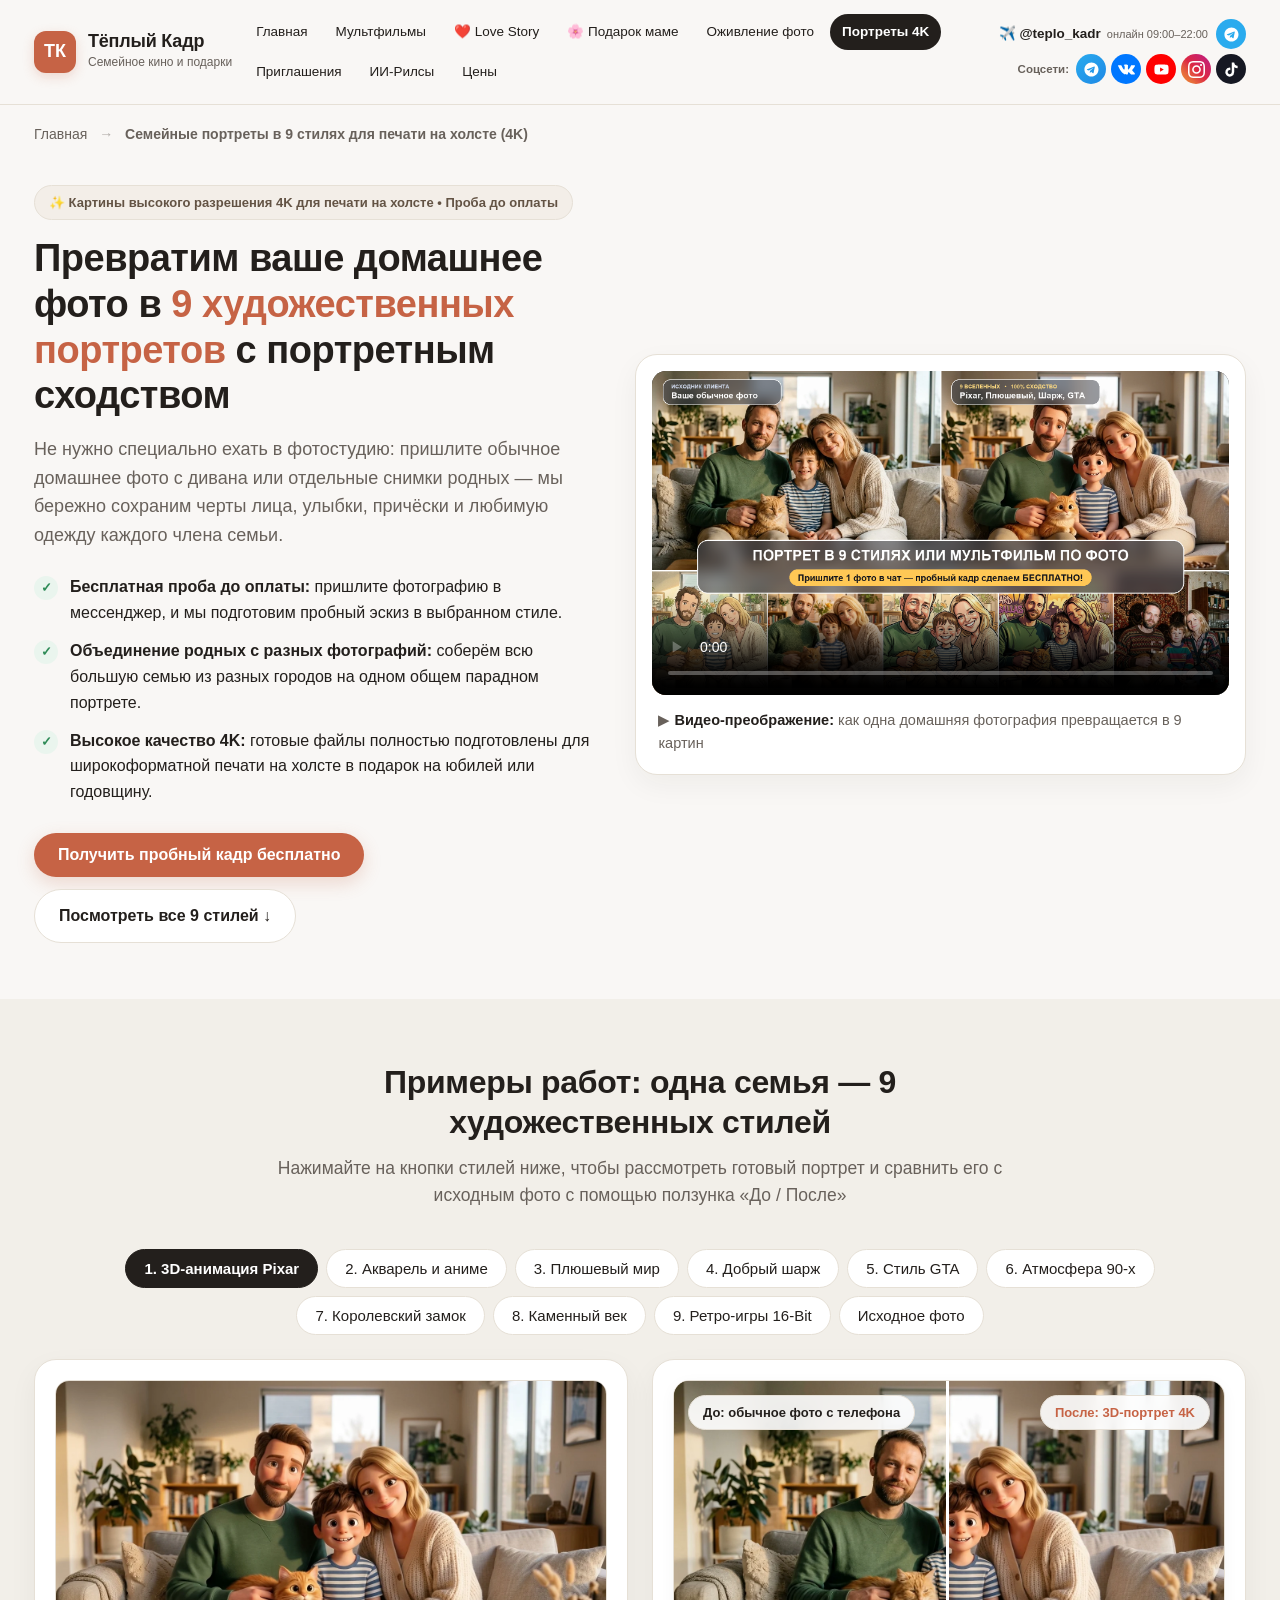
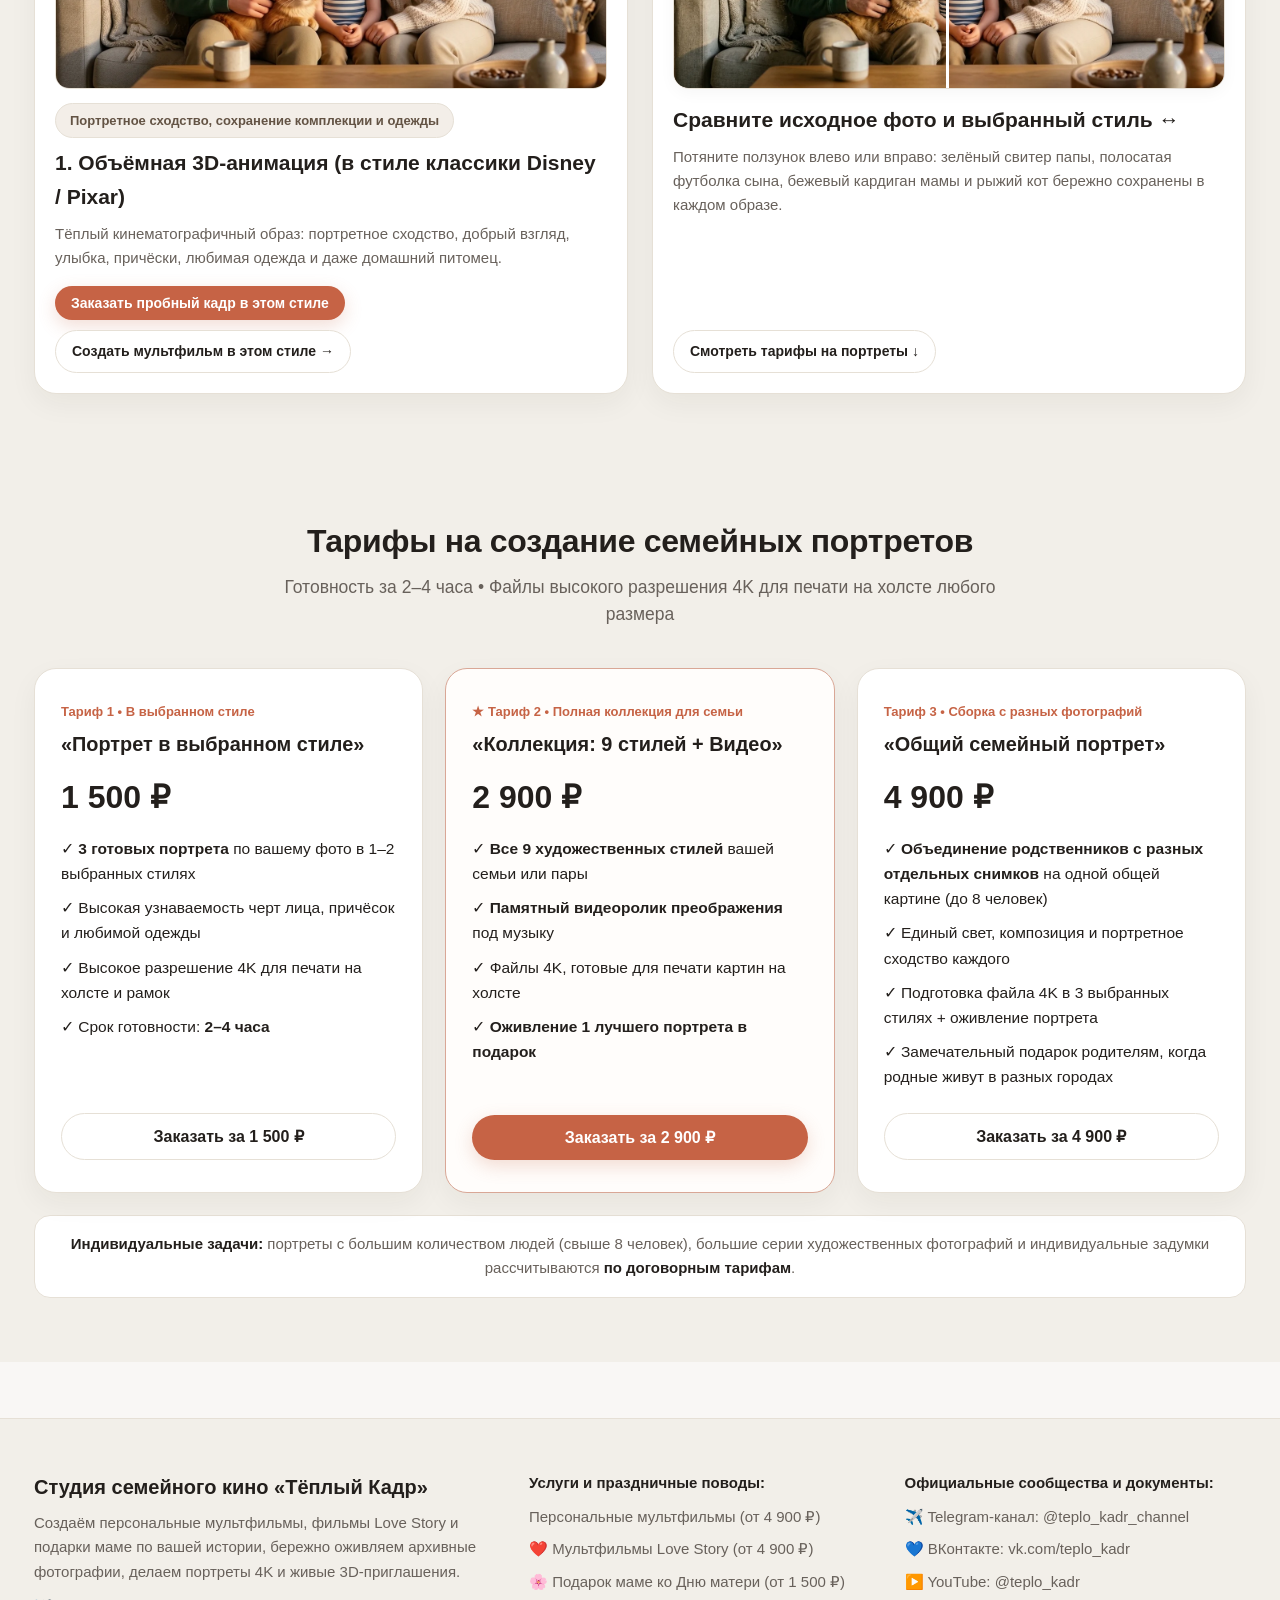
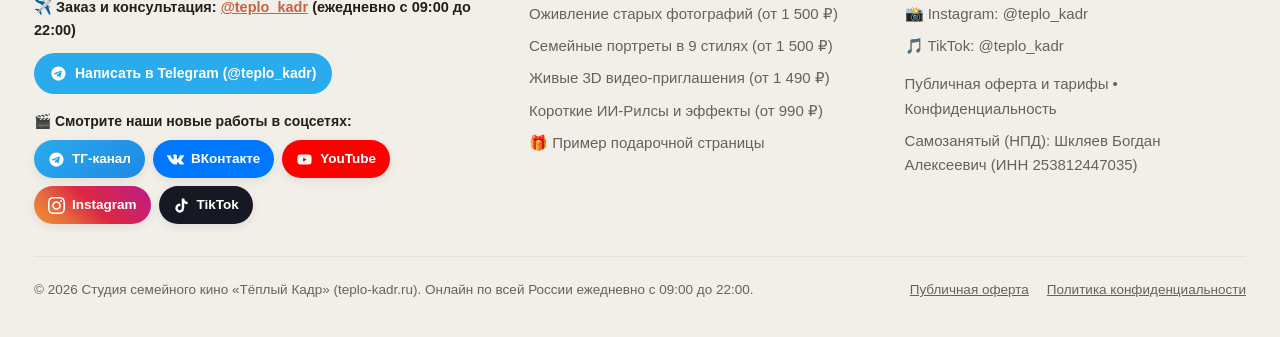
<file: photoshoot.html>
<!DOCTYPE html>
<html lang="ru">
<head>
  <meta charset="UTF-8" />
  <meta name="viewport" content="width=device-width, initial-scale=1.0" />
  <title>Семейный портрет в 9 стилях по 1 фото (Pixar, Шарж, Акварель, Плюш) — Студия «Тёплый Кадр»</title>
  <meta name="description" content="Превратим обычное домашнее фото в 9 художественных стилей (3D Pixar, Акварель, Плюшевый мир, Добрый шарж, GTA, 90-е) в разрешении 4K для печати на холсте + памятный видеоролик. Студия «Тёплый Кадр»." />
  <meta name="keywords" content="портрет по фото в разных стилях, семейный портрет пиксар шарж, теплый кадр портрет, тепло кадр, портрет на холсте по фото, объединить людей с разных фото" />
  <meta name="google-site-verification" content="XshtWCoL3C2zKbtHFyHXIjc1hRPlW5PC0cDnu9mbtik" />
  <meta name="robots" content="index, follow, max-image-preview:large, max-snippet:-1, max-video-preview:-1" />
  <link rel="canonical" href="https://teplo-kadr.ru/photoshoot" />
  <meta property="og:type" content="website" />
  <meta property="og:site_name" content="Тёплый Кадр — Студия семейного кино и подарков" />
  <meta property="og:title" content="Семейный портрет в 9 стилях по 1 фото (Pixar, Шарж, Акварель, Плюш) — Студия «Тёплый Кадр»" />
  <meta property="og:description" content="Превратим обычную домашнюю фотографию в картины высокого разрешения 4K для печати на холсте и объединим родных с разных снимков." />
  <meta property="og:url" content="https://teplo-kadr.ru/photoshoot" />
  <meta property="og:image" content="https://teplo-kadr.ru/media/avito_cover_16x9.png" />
  <meta property="og:locale" content="ru_RU" />
  <link rel="shortcut icon" href="/favicon.ico" type="image/x-icon" />
  <link rel="icon" type="image/svg+xml" href="/favicon.svg" />
  <link rel="icon" type="image/png" sizes="48x48" href="/favicon-48x48.png" />
  <link rel="icon" type="image/png" sizes="96x96" href="/favicon-96x96.png" />
  <link rel="icon" type="image/png" sizes="120x120" href="/favicon.png" />
  <link rel="icon" type="image/png" sizes="192x192" href="/favicon-192x192.png" />
  <link rel="apple-touch-icon" href="/favicon-192x192.png" />
  <link rel="stylesheet" href="styles.css?v=14" />
</head>
<body>

  <!-- ЕДИНАЯ ШАПКА САЙТА -->
  <header>
    <div class="container header-inner">
      <a href="/" class="logo">
        <div class="logo-badge">ТК</div>
        <div class="logo-text">
          <strong>Тёплый Кадр</strong>
          <span>Семейное кино и подарки</span>
        </div>
      </a>
      <nav class="nav-links">
        <a href="/">Главная</a>
        <a href="/cartoon">Мультфильмы</a>
        <a href="/love-story">❤️ Love Story</a>
        <a href="/mothers-day">🌸 Подарок маме</a>
        <a href="/photo-alive">Оживление фото</a>
        <a href="/photoshoot" class="active">Портреты 4K</a>
        <a href="/invitations">Приглашения</a>
        <a href="/video-edit">ИИ-Рилсы</a>
        <a href="/#prices">Цены</a>
      </nav>
      <div class="header-cta">
        <div class="header-cta-top">
          <a href="https://t.me/teplo_kadr" target="_blank" rel="noopener" class="header-phone" title="Написать в Telegram: @teplo_kadr">
            ✈️ @teplo_kadr <small>онлайн 09:00–22:00</small>
          </a>
          <div class="header-messengers">
            <a href="https://t.me/teplo_kadr" target="_blank" rel="noopener" class="icon-pill btn-telegram" title="Написать в Telegram для заказа (@teplo_kadr)"><svg class="msg-icon" viewBox="0 0 24 24" fill="currentColor"><path d="M11.94 2C6.45 2 2 6.45 2 11.94s4.45 9.94 9.94 9.94 9.94-4.45 9.94-9.94S17.43 2 11.94 2zm4.66 6.81l-1.69 7.97c-.12.57-.46.71-.93.44l-2.58-1.9-1.24 1.2c-.14.14-.26.26-.53.26l.19-2.63 4.78-4.32c.21-.18-.05-.29-.32-.11L8.36 13.4l-2.55-.8c-.55-.17-.56-.55.12-.82l9.96-3.84c.46-.17.86.11.71.87z"/></svg> <span>Заказать в TG</span></a>
          </div>
        </div>
        <div class="header-socials-row">
          <span class="header-socials-label">Соцсети:</span>
          <a href="https://t.me/teplo_kadr_channel" target="_blank" rel="noopener" class="icon-pill btn-tg-channel" title="Наш Telegram-канал @teplo_kadr_channel"><svg class="msg-icon" viewBox="0 0 24 24" fill="currentColor"><path d="M11.94 2C6.45 2 2 6.45 2 11.94s4.45 9.94 9.94 9.94 9.94-4.45 9.94-9.94S17.43 2 11.94 2zm4.66 6.81l-1.69 7.97c-.12.57-.46.71-.93.44l-2.58-1.9-1.24 1.2c-.14.14-.26.26-.53.26l.19-2.63 4.78-4.32c.21-.18-.05-.29-.32-.11L8.36 13.4l-2.55-.8c-.55-.17-.56-.55.12-.82l9.96-3.84c.46-.17.86.11.71.87z"/></svg> <span>ТГ-канал</span></a>
          <a href="https://vk.com/teplo_kadr" target="_blank" rel="noopener" class="icon-pill btn-vk" title="ВКонтакте: vk.com/teplo_kadr"><svg class="msg-icon" viewBox="0 0 24 24" fill="currentColor"><path d="M13.162 18.994c.609 0 .858-.406.851-.915-.031-1.917.714-2.949 2.059-1.604 1.488 1.488 1.796 2.519 3.603 2.519h3.2c.808 0 1.126-.26 1.126-.668 0-.863-1.421-2.386-2.625-3.504-1.686-1.565-1.765-1.602-.313-3.486 1.801-2.339 4.157-5.336 2.073-5.336h-3.981c-.772 0-.828.435-1.103 1.083-.995 2.347-2.886 5.387-3.604 4.922-.751-.485-.407-2.406-.35-5.261.015-.754.011-1.271-1.141-1.539-.629-.145-1.241-.205-1.809-.205-2.273 0-3.841.953-2.95 1.119 1.571.293 1.42 3.692 1.054 5.16-.638 2.556-3.036-2.024-4.035-4.305-.241-.548-.315-.974-1.175-.974h-3.255c-.492 0-.787.16-.787.516 0 .602 2.96 6.72 5.786 9.77 2.756 2.975 5.48 2.708 7.376 2.708z"/></svg> <span>VK</span></a>
          <a href="https://www.youtube.com/@teplo_kadr" target="_blank" rel="noopener" class="icon-pill btn-youtube" title="YouTube: @teplo_kadr"><svg class="msg-icon" viewBox="0 0 24 24" fill="currentColor"><path d="M21.58 7.19c-.23-.86-.91-1.54-1.77-1.77C18.25 5 12 5 12 5s-6.25 0-7.81.42c-.86.23-1.54.91-1.77 1.77C2 8.75 2 12 2 12s0 3.25.42 4.81c.23.86.91 1.54 1.77 1.77C5.75 19 12 19 12 19s6.25 0 7.81-.42c.86-.23 1.54-.91 1.77-1.77C22 15.25 22 12 22 12s0-3.25-.42-4.81zM10 15V9l5.2 3-5.2 3z"/></svg> <span>YouTube</span></a>
          <a href="https://www.instagram.com/teplo_kadr/" target="_blank" rel="noopener" class="icon-pill btn-instagram" title="Instagram: @teplo_kadr"><svg class="msg-icon" viewBox="0 0 24 24" fill="currentColor"><path d="M12 2.163c3.204 0 3.584.012 4.85.07 3.252.148 4.771 1.691 4.919 4.919.058 1.265.069 1.645.069 4.849 0 3.205-.012 3.584-.069 4.849-.149 3.225-1.664 4.771-4.919 4.919-1.266.058-1.644.07-4.85.07-3.204 0-3.584-.012-4.849-.07-3.26-.149-4.771-1.699-4.919-4.92-.058-1.265-.07-1.644-.07-4.849 0-3.204.013-3.583.07-4.849.149-3.227 1.664-4.771 4.919-4.919 1.266-.057 1.645-.069 4.849-.069zm0-2.163c-3.259 0-3.667.014-4.947.072-4.358.2-6.78 2.618-6.98 6.98-.059 1.281-.073 1.689-.073 4.948 0 3.259.014 3.668.072 4.948.2 4.358 2.618 6.78 6.98 6.98 1.281.058 1.689.072 4.948.072 3.259 0 3.668-.014 4.948-.072 4.354-.2 6.782-2.618 6.979-6.98.059-1.28.073-1.689.073-4.948 0-3.259-.014-3.667-.072-4.947-.196-4.354-2.617-6.78-6.979-6.98-1.281-.059-1.69-.073-4.949-.073zm0 5.838c-3.403 0-6.162 2.759-6.162 6.162s2.759 6.163 6.162 6.163 6.162-2.759 6.162-6.163c0-3.403-2.759-6.162-6.162-6.162zm0 10.162c-2.209 0-4-1.79-4-4 0-2.209 1.791-4 4-4s4 1.791 4 4c0 2.21-1.791 4-4 4zm6.406-11.845c-.796 0-1.441.645-1.441 1.44s.645 1.44 1.441 1.44c.795 0 1.439-.645 1.439-1.44s-.644-1.44-1.439-1.44z"/></svg> <span>Instagram</span></a>
          <a href="https://www.tiktok.com/@teplo_kadr" target="_blank" rel="noopener" class="icon-pill btn-tiktok" title="TikTok: @teplo_kadr"><svg class="msg-icon" viewBox="0 0 24 24" fill="currentColor"><path d="M19.59 6.69a4.83 4.83 0 0 1-3.77-4.25V2h-3.45v13.67a2.89 2.89 0 0 1-5.2 1.74 2.89 2.89 0 0 1 2.31-4.64 2.93 2.93 0 0 1 .88.13V9.4a6.84 6.84 0 0 0-1-.05A6.33 6.33 0 0 0 5 20.1a6.34 6.34 0 0 0 10.86-4.43v-7a8.16 8.16 0 0 0 4.77 1.52v-3.4a4.85 4.85 0 0 1-1-.1z"/></svg> <span>TikTok</span></a>
        </div>
      </div>
    </div>
  </header>

  <div class="container breadcrumbs">
    <a href="/">Главная</a> <span>→</span> <strong>Семейные портреты в 9 стилях для печати на холсте (4K)</strong>
  </div>

  <!-- ПЕРВЫЙ ЭКРАН -->
  <section class="hero">
    <div class="container hero-grid">
      <div>
        <span class="pill-tag">✨ Картины высокого разрешения 4K для печати на холсте • Проба до оплаты</span>
        <h1>Превратим ваше домашнее фото в <span>9 художественных портретов</span> с портретным сходством</h1>
        <p class="lead">
          Не нужно специально ехать в фотостудию: пришлите обычное домашнее фото с дивана или отдельные снимки родных — мы бережно сохраним черты лица, улыбки, причёски и любимую одежду каждого члена семьи.
        </p>
        <ul class="hero-benefits">
          <li>
            <span class="check-icon">✓</span>
            <span><strong>Бесплатная проба до оплаты:</strong> пришлите фотографию в мессенджер, и мы подготовим пробный эскиз в выбранном стиле.</span>
          </li>
          <li>
            <span class="check-icon">✓</span>
            <span><strong>Объединение родных с разных фотографий:</strong> соберём всю большую семью из разных городов на одном общем парадном портрете.</span>
          </li>
          <li>
            <span class="check-icon">✓</span>
            <span><strong>Высокое качество 4K:</strong> готовые файлы полностью подготовлены для широкоформатной печати на холсте в подарок на юбилей или годовщину.</span>
          </li>
        </ul>
        <div style="display: flex; gap: 12px; flex-wrap: wrap;">
          <button class="btn btn-primary" onclick="openOrderModal('Семейный портрет по фото', 'Бесплатный пробный кадр по фото')">Получить пробный кадр бесплатно</button>
          <a href="#gallery" class="btn btn-outline">Посмотреть все 9 стилей ↓</a>
        </div>
      </div>

      <div class="video-showcase-card">
        <video controls preload="metadata" poster="media/avito_cover_16x9.png">
          <source src="media/slideshow_7styles_1080p.mp4" type="video/mp4" />
        </video>
        <div class="video-caption">
          <span>▶ <strong>Видео-преображение:</strong> как одна домашняя фотография превращается в 9 картин</span>
        </div>
      </div>
    </div>
  </section>

  <!-- ГАЛЕРЕЯ 9 СТИЛЕЙ + ИНТЕРАКТИВ ДО / ПОСЛЕ -->
  <style>
    .styles-compare-grid {
      display: grid;
      grid-template-columns: repeat(2, 1fr);
      gap: 24px;
      align-items: stretch;
    }
    .styles-compare-grid > * {
      min-width: 0;
      max-width: 100%;
    }
    @media (max-width: 768px) {
      .styles-compare-grid {
        grid-template-columns: 1fr;
        gap: 14px;
      }
    }
  </style>
  <section class="section section-alt" id="gallery">
    <div class="container">
      <div class="section-header">
        <h2>Примеры работ: одна семья — 9 художественных стилей</h2>
        <p>Нажимайте на кнопки стилей ниже, чтобы рассмотреть готовый портрет и сравнить его с исходным фото с помощью ползунка «До / После»</p>
      </div>

      <div class="tabs-bar">
        <button class="tab-btn style-tab-btn active" onclick="switchStyleGallery(0, this)">1. 3D-анимация Pixar</button>
        <button class="tab-btn style-tab-btn" onclick="switchStyleGallery(1, this)">2. Акварель и аниме</button>
        <button class="tab-btn style-tab-btn" onclick="switchStyleGallery(2, this)">3. Плюшевый мир</button>
        <button class="tab-btn style-tab-btn" onclick="switchStyleGallery(3, this)">4. Добрый шарж</button>
        <button class="tab-btn style-tab-btn" onclick="switchStyleGallery(4, this)">5. Стиль GTA</button>
        <button class="tab-btn style-tab-btn" onclick="switchStyleGallery(5, this)">6. Атмосфера 90-х</button>
        <button class="tab-btn style-tab-btn" onclick="switchStyleGallery(6, this)">7. Королевский замок</button>
        <button class="tab-btn style-tab-btn" onclick="switchStyleGallery(7, this)">8. Каменный век</button>
        <button class="tab-btn style-tab-btn" onclick="switchStyleGallery(8, this)">9. Ретро-игры 16-Bit</button>
        <button class="tab-btn style-tab-btn" onclick="switchStyleGallery(9, this)">Исходное фото</button>
      </div>

      <div class="styles-compare-grid">
        <!-- ЛЕВАЯ КАРТОЧКА: ВЫБРАННЫЙ СТИЛЬ -->
        <div style="background: #FFFFFF; border: 1px solid var(--border-soft); border-radius: 22px; padding: 20px; box-shadow: var(--shadow-card); display: flex; flex-direction: column; justify-content: space-between;">
          <div>
            <div style="border-radius: 14px; overflow: hidden; margin-bottom: 14px; border: 1px solid var(--border-soft);">
              <img id="stylePreviewImg" src="media/family_styles/style_06.png" alt="Пример семейного портрета" style="width: 100%; display: block;" />
            </div>
            <span class="pill-tag" style="margin-bottom: 8px;">Портретное сходство, сохранение комплекции и одежды</span>
            <h3 id="stylePreviewTitle" style="font-size: 21px; margin-bottom: 8px;">1. Объёмная 3D-анимация (в стиле классики Disney / Pixar)</h3>
            <p id="stylePreviewDesc" style="color: var(--text-muted); font-size: 15px; margin-bottom: 16px;">
              Тёплый кинематографичный образ: портретное сходство, добрый взгляд, улыбка, причёски, любимая одежда и даже домашний питомец.
            </p>
          </div>
          <div style="display: flex; gap: 10px; flex-wrap: wrap;">
            <button class="btn btn-primary btn-sm" onclick="openOrderModal('Семейный портрет по фото', document.getElementById('stylePreviewTitle').textContent)">Заказать пробный кадр в этом стиле</button>
            <a href="/cartoon" class="btn btn-outline btn-sm">Создать мультфильм в этом стиле →</a>
          </div>
        </div>

        <!-- ПРАВАЯ КАРТОЧКА: ИНТЕРАКТИВ ДО / ПОСЛЕ ДЛЯ ВЫБРАННОГО СТИЛЯ -->
        <div id="styleCompareCard" style="background: #FFFFFF; border: 1px solid var(--border-soft); border-radius: 22px; padding: 20px; box-shadow: var(--shadow-card); display: flex; flex-direction: column; justify-content: space-between;">
          <div>
            <div class="ba-container" style="margin-bottom: 14px;">
              <img id="styleCompareAfterImg" src="media/family_styles/style_06.png" alt="После: 3D-портрет 4K" />
              <div class="ba-overlay" style="width: 50%;">
                <img src="media/family_styles/style_07.png" alt="До: Обычное домашнее фото" />
              </div>
              <input type="range" min="5" max="95" value="50" class="ba-slider-input" aria-label="Сравнение До и После" />
              <span class="ba-label left">До: обычное фото с телефона</span>
              <span id="styleCompareAfterLabel" class="ba-label right">После: 3D-портрет 4K</span>
            </div>
            <h3 style="font-size: 21px; margin-bottom: 8px;">Сравните исходное фото и выбранный стиль ↔</h3>
            <p style="color: var(--text-muted); font-size: 15px; margin-bottom: 16px;">
              Потяните ползунок влево или вправо: зелёный свитер папы, полосатая футболка сына, бежевый кардиган мамы и рыжий кот бережно сохранены в каждом образе.
            </p>
          </div>
          <div style="display: flex; gap: 10px; flex-wrap: wrap;">
            <a href="#pricing" class="btn btn-outline btn-sm">Смотреть тарифы на портреты ↓</a>
          </div>
        </div>
      </div>
    </div>
  </section>

  <!-- ТАРИФЫ НА ПОРТРЕТЫ -->
  <section class="section section-alt" id="pricing">
    <div class="container">
      <div class="section-header">
        <h2>Тарифы на создание семейных портретов</h2>
        <p>Готовность за 2–4 часа • Файлы высокого разрешения 4K для печати на холсте любого размера</p>
      </div>

      <div class="pricing-grid">
        <div class="pricing-card">
          <div>
            <div class="service-num">Тариф 1 • В выбранном стиле</div>
            <h3>«Портрет в выбранном стиле»</h3>
            <div class="pricing-price">1 500 ₽</div>
            <ul class="pricing-list">
              <li>✓ <strong>3 готовых портрета</strong> по вашему фото в 1–2 выбранных стилях</li>
              <li>✓ Высокая узнаваемость черт лица, причёсок и любимой одежды</li>
              <li>✓ Высокое разрешение 4K для печати на холсте и рамок</li>
              <li>✓ Срок готовности: <strong>2–4 часа</strong></li>
            </ul>
          </div>
          <button class="btn btn-outline" style="width: 100%;" onclick="openOrderModal('Семейный портрет по фото', 'Тариф «Портрет в выбранном стиле»', '1 500 ₽')">Заказать за 1 500 ₽</button>
        </div>

        <div class="pricing-card popular">
          <div>
            <div class="service-num">★ Тариф 2 • Полная коллекция для семьи</div>
            <h3>«Коллекция: 9 стилей + Видео»</h3>
            <div class="pricing-price">2 900 ₽</div>
            <ul class="pricing-list">
              <li>✓ <strong>Все 9 художественных стилей</strong> вашей семьи или пары</li>
              <li>✓ <strong>Памятный видеоролик преображения</strong> под музыку</li>
              <li>✓ Файлы 4K, готовые для печати картин на холсте</li>
              <li>✓ <strong>Оживление 1 лучшего портрета в подарок</strong></li>
            </ul>
          </div>
          <button class="btn btn-primary" style="width: 100%;" onclick="openOrderModal('Семейный портрет по фото', 'Тариф «Коллекция: 9 стилей + Видео»', '2 900 ₽')">Заказать за 2 900 ₽</button>
        </div>

        <div class="pricing-card">
          <div>
            <div class="service-num">Тариф 3 • Сборка с разных фотографий</div>
            <h3>«Общий семейный портрет»</h3>
            <div class="pricing-price">4 900 ₽</div>
            <ul class="pricing-list">
              <li>✓ <strong>Объединение родственников с разных отдельных снимков</strong> на одной общей картине (до 8 человек)</li>
              <li>✓ Единый свет, композиция и портретное сходство каждого</li>
              <li>✓ Подготовка файла 4K в 3 выбранных стилях + оживление портрета</li>
              <li>✓ Замечательный подарок родителям, когда родные живут в разных городах</li>
            </ul>
          </div>
          <button class="btn btn-outline" style="width: 100%;" onclick="openOrderModal('Семейный портрет по фото', 'Тариф «Общий семейный портрет из разных фото»', '4 900 ₽')">Заказать за 4 900 ₽</button>
        </div>
      </div>

      <div class="contract-note">
        <strong>Индивидуальные задачи:</strong> портреты с большим количеством людей (свыше 8 человек), большие серии художественных фотографий и индивидуальные задумки рассчитываются <strong>по договорным тарифам</strong>.
      </div>
    </div>
  </section>

  <!-- ЕДИНЫЙ ПОДВАЛ САЙТА -->
  <footer>
    <div class="container">
      <div class="footer-grid">
        <div>
          <strong style="color: var(--text-main); font-size: 20px; display: block; margin-bottom: 8px;">Студия семейного кино «Тёплый Кадр»</strong>
          <p style="margin-bottom: 12px;">Создаём персональные мультфильмы, фильмы Love Story и подарки маме по вашей истории, бережно оживляем архивные фотографии, делаем портреты 4K и живые 3D-приглашения.</p>
          <p style="margin-bottom: 10px; color: var(--text-main); font-weight: 600; font-size: 14.5px;">
            ✈️ Заказ и консультация: <a href="https://t.me/teplo_kadr" target="_blank" rel="noopener" style="color: var(--accent-warm); text-decoration: underline;">@teplo_kadr</a> (ежедневно с 09:00 до 22:00)
          </p>
          <div style="display: flex; gap: 8px; flex-wrap: wrap; margin-bottom: 16px;">
            <a href="https://t.me/teplo_kadr" target="_blank" rel="noopener" class="btn btn-telegram btn-sm"><svg class="msg-icon" viewBox="0 0 24 24" fill="currentColor"><path d="M11.94 2C6.45 2 2 6.45 2 11.94s4.45 9.94 9.94 9.94 9.94-4.45 9.94-9.94S17.43 2 11.94 2zm4.66 6.81l-1.69 7.97c-.12.57-.46.71-.93.44l-2.58-1.9-1.24 1.2c-.14.14-.26.26-.53.26l.19-2.63 4.78-4.32c.21-.18-.05-.29-.32-.11L8.36 13.4l-2.55-.8c-.55-.17-.56-.55.12-.82l9.96-3.84c.46-.17.86.11.71.87z"/></svg> Написать в Telegram (@teplo_kadr)</a>
          </div>
          <p style="margin-bottom: 8px; color: var(--text-main); font-weight: 600; font-size: 14px;">
            🎬 Смотрите наши новые работы в соцсетях:
          </p>
          <div class="social-badges-row">
            <a href="https://t.me/teplo_kadr_channel" target="_blank" rel="noopener" class="social-pill-link btn-tg-channel" title="Telegram-канал @teplo_kadr_channel"><svg class="msg-icon" viewBox="0 0 24 24" fill="currentColor"><path d="M11.94 2C6.45 2 2 6.45 2 11.94s4.45 9.94 9.94 9.94 9.94-4.45 9.94-9.94S17.43 2 11.94 2zm4.66 6.81l-1.69 7.97c-.12.57-.46.71-.93.44l-2.58-1.9-1.24 1.2c-.14.14-.26.26-.53.26l.19-2.63 4.78-4.32c.21-.18-.05-.29-.32-.11L8.36 13.4l-2.55-.8c-.55-.17-.56-.55.12-.82l9.96-3.84c.46-.17.86.11.71.87z"/></svg> ТГ-канал</a>
            <a href="https://vk.com/teplo_kadr" target="_blank" rel="noopener" class="social-pill-link btn-vk" title="ВКонтакте vk.com/teplo_kadr"><svg class="msg-icon" viewBox="0 0 24 24" fill="currentColor"><path d="M13.162 18.994c.609 0 .858-.406.851-.915-.031-1.917.714-2.949 2.059-1.604 1.488 1.488 1.796 2.519 3.603 2.519h3.2c.808 0 1.126-.26 1.126-.668 0-.863-1.421-2.386-2.625-3.504-1.686-1.565-1.765-1.602-.313-3.486 1.801-2.339 4.157-5.336 2.073-5.336h-3.981c-.772 0-.828.435-1.103 1.083-.995 2.347-2.886 5.387-3.604 4.922-.751-.485-.407-2.406-.35-5.261.015-.754.011-1.271-1.141-1.539-.629-.145-1.241-.205-1.809-.205-2.273 0-3.841.953-2.95 1.119 1.571.293 1.42 3.692 1.054 5.16-.638 2.556-3.036-2.024-4.035-4.305-.241-.548-.315-.974-1.175-.974h-3.255c-.492 0-.787.16-.787.516 0 .602 2.96 6.72 5.786 9.77 2.756 2.975 5.48 2.708 7.376 2.708z"/></svg> ВКонтакте</a>
            <a href="https://www.youtube.com/@teplo_kadr" target="_blank" rel="noopener" class="social-pill-link btn-youtube" title="YouTube @teplo_kadr"><svg class="msg-icon" viewBox="0 0 24 24" fill="currentColor"><path d="M21.58 7.19c-.23-.86-.91-1.54-1.77-1.77C18.25 5 12 5 12 5s-6.25 0-7.81.42c-.86.23-1.54.91-1.77 1.77C2 8.75 2 12 2 12s0 3.25.42 4.81c.23.86.91 1.54 1.77 1.77C5.75 19 12 19 12 19s6.25 0 7.81-.42c.86-.23 1.54-.91 1.77-1.77C22 15.25 22 12 22 12s0-3.25-.42-4.81zM10 15V9l5.2 3-5.2 3z"/></svg> YouTube</a>
            <a href="https://www.instagram.com/teplo_kadr/" target="_blank" rel="noopener" class="social-pill-link btn-instagram" title="Instagram @teplo_kadr"><svg class="msg-icon" viewBox="0 0 24 24" fill="currentColor"><path d="M12 2.163c3.204 0 3.584.012 4.85.07 3.252.148 4.771 1.691 4.919 4.919.058 1.265.069 1.645.069 4.849 0 3.205-.012 3.584-.069 4.849-.149 3.225-1.664 4.771-4.919 4.919-1.266.058-1.644.07-4.85.07-3.204 0-3.584-.012-4.849-.07-3.26-.149-4.771-1.699-4.919-4.92-.058-1.265-.07-1.644-.07-4.849 0-3.204.013-3.583.07-4.849.149-3.227 1.664-4.771 4.919-4.919 1.266-.057 1.645-.069 4.849-.069zm0-2.163c-3.259 0-3.667.014-4.947.072-4.358.2-6.78 2.618-6.98 6.98-.059 1.281-.073 1.689-.073 4.948 0 3.259.014 3.668.072 4.948.2 4.358 2.618 6.78 6.98 6.98 1.281.058 1.689.072 4.948.072 3.259 0 3.668-.014 4.948-.072 4.354-.2 6.782-2.618 6.979-6.98.059-1.28.073-1.689.073-4.948 0-3.259-.014-3.667-.072-4.947-.196-4.354-2.617-6.78-6.979-6.98-1.281-.059-1.69-.073-4.949-.073zm0 5.838c-3.403 0-6.162 2.759-6.162 6.162s2.759 6.163 6.162 6.163 6.162-2.759 6.162-6.163c0-3.403-2.759-6.162-6.162-6.162zm0 10.162c-2.209 0-4-1.79-4-4 0-2.209 1.791-4 4-4s4 1.791 4 4c0 2.21-1.791 4-4 4zm6.406-11.845c-.796 0-1.441.645-1.441 1.44s.645 1.44 1.441 1.44c.795 0 1.439-.645 1.439-1.44s-.644-1.44-1.439-1.44z"/></svg> Instagram</a>
            <a href="https://www.tiktok.com/@teplo_kadr" target="_blank" rel="noopener" class="social-pill-link btn-tiktok" title="TikTok @teplo_kadr"><svg class="msg-icon" viewBox="0 0 24 24" fill="currentColor"><path d="M19.59 6.69a4.83 4.83 0 0 1-3.77-4.25V2h-3.45v13.67a2.89 2.89 0 0 1-5.2 1.74 2.89 2.89 0 0 1 2.31-4.64 2.93 2.93 0 0 1 .88.13V9.4a6.84 6.84 0 0 0-1-.05A6.33 6.33 0 0 0 5 20.1a6.34 6.34 0 0 0 10.86-4.43v-7a8.16 8.16 0 0 0 4.77 1.52v-3.4a4.85 4.85 0 0 1-1-.1z"/></svg> TikTok</a>
          </div>
        </div>
        <div>
          <strong style="color: var(--text-main); display: block; margin-bottom: 10px;">Услуги и праздничные поводы:</strong>
          <ul class="footer-links">
            <li><a href="/cartoon">Персональные мультфильмы (от 4 900 ₽)</a></li>
            <li><a href="/love-story">❤️ Мультфильмы Love Story (от 4 900 ₽)</a></li>
            <li><a href="/mothers-day">🌸 Подарок маме ко Дню матери (от 1 500 ₽)</a></li>
            <li><a href="/photo-alive">Оживление старых фотографий (от 1 500 ₽)</a></li>
            <li><a href="/photoshoot">Семейные портреты в 9 стилях (от 1 500 ₽)</a></li>
            <li><a href="/invitations">Живые 3D видео-приглашения (от 1 490 ₽)</a></li>
            <li><a href="/video-edit">Короткие ИИ-Рилсы и эффекты (от 990 ₽)</a></li>
            <li><a href="/gift-max30">🎁 Пример подарочной страницы</a></li>
          </ul>
        </div>
        <div>
          <strong style="color: var(--text-main); display: block; margin-bottom: 10px;">Официальные сообщества и документы:</strong>
          <ul class="footer-links">
            <li><a href="https://t.me/teplo_kadr_channel" target="_blank" rel="noopener">✈️ Telegram-канал: @teplo_kadr_channel</a></li>
            <li><a href="https://vk.com/teplo_kadr" target="_blank" rel="noopener">💙 ВКонтакте: vk.com/teplo_kadr</a></li>
            <li><a href="https://www.youtube.com/@teplo_kadr" target="_blank" rel="noopener">▶️ YouTube: @teplo_kadr</a></li>
            <li><a href="https://www.instagram.com/teplo_kadr/" target="_blank" rel="noopener">📸 Instagram: @teplo_kadr</a></li>
            <li><a href="https://www.tiktok.com/@teplo_kadr" target="_blank" rel="noopener">🎵 TikTok: @teplo_kadr</a></li>
            <li style="margin-top: 6px;"><a href="/oferta">Публичная оферта и тарифы</a> • <a href="/privacy">Конфиденциальность</a></li>
            <li>Самозанятый (НПД): Шкляев Богдан Алексеевич (ИНН 253812447035)</li>
          </ul>
        </div>
      </div>
      <div class="footer-bottom">
        <div>© 2026 Студия семейного кино «Тёплый Кадр» (teplo-kadr.ru). Онлайн по всей России ежедневно с 09:00 до 22:00.</div>
        <div class="footer-legal-links">
          <a href="/oferta">Публичная оферта</a>
          <a href="/privacy">Политика конфиденциальности</a>
        </div>
      </div>
    </div>
  </footer>

  <!-- МОДАЛЬНОЕ ОКНО ЗАКАЗА -->
  <div class="modal-backdrop" id="orderModal">
    <div class="modal-card">
      <button class="modal-close" onclick="closeOrderModal()">✕</button>
      <span class="pill-tag" style="margin-bottom: 8px;">Пробный кадр по вашему фото</span>
      <h3 id="modalTitle" style="font-size: 24px; margin-bottom: 6px;">Семейный портрет по фото</h3>
      <p id="modalSub" style="color: var(--text-muted); font-size: 14.5px; margin-bottom: 16px;">Тариф</p>

      <input type="hidden" id="modalService" value="Семейный портрет по фото" />
      <input type="hidden" id="modalTariff" value="Коллекция: 9 стилей + Видео" />

      <div class="calc-control">
        <label>Как к вам обращаться?</label>
        <input type="text" id="modalClientName" placeholder="Ваше имя" />
      </div>
      <div class="calc-control">
        <label>В каком стиле хотите подготовить портрет?</label>
        <input type="text" id="modalOccasion" placeholder="Например: 3D-анимация Pixar, Плюшевый мир, Добрый шарж..." />
      </div>
      <div class="calc-control">
        <label>Пожелания (сколько человек на фото, нужно ли объединить с разных снимков):</label>
        <textarea id="modalComment" rows="2" placeholder="Например: семья из 4 человек на одном фото..."></textarea>
      </div>

      <div style="margin-bottom: 8px;">
        <button type="button" class="btn btn-telegram" onclick="sendLeadToTelegram()" style="width: 100%; justify-content: center; font-size: 15px; padding: 12px;"><svg class="msg-icon" viewBox="0 0 24 24" fill="currentColor"><path d="M11.94 2C6.45 2 2 6.45 2 11.94s4.45 9.94 9.94 9.94 9.94-4.45 9.94-9.94S17.43 2 11.94 2zm4.66 6.81l-1.69 7.97c-.12.57-.46.71-.93.44l-2.58-1.9-1.24 1.2c-.14.14-.26.26-.53.26l.19-2.63 4.78-4.32c.21-.18-.05-.29-.32-.11L8.36 13.4l-2.55-.8c-.55-.17-.56-.55.12-.82l9.96-3.84c.46-.17.86.11.71.87z"/></svg> Отправить заявку в Telegram (@teplo_kadr)</button>
      </div>
      <div class="legal-consent-note">
        Отправляя заявку, вы соглашаетесь с условиями <a href="/oferta">Публичной оферты</a> (включая правила создания ИИ-контента) и <a href="/privacy">Политики конфиденциальности</a>.
      </div>
    </div>
  </div>

  <script src="app.js?v=16"></script>
</body>
</html>
</file>
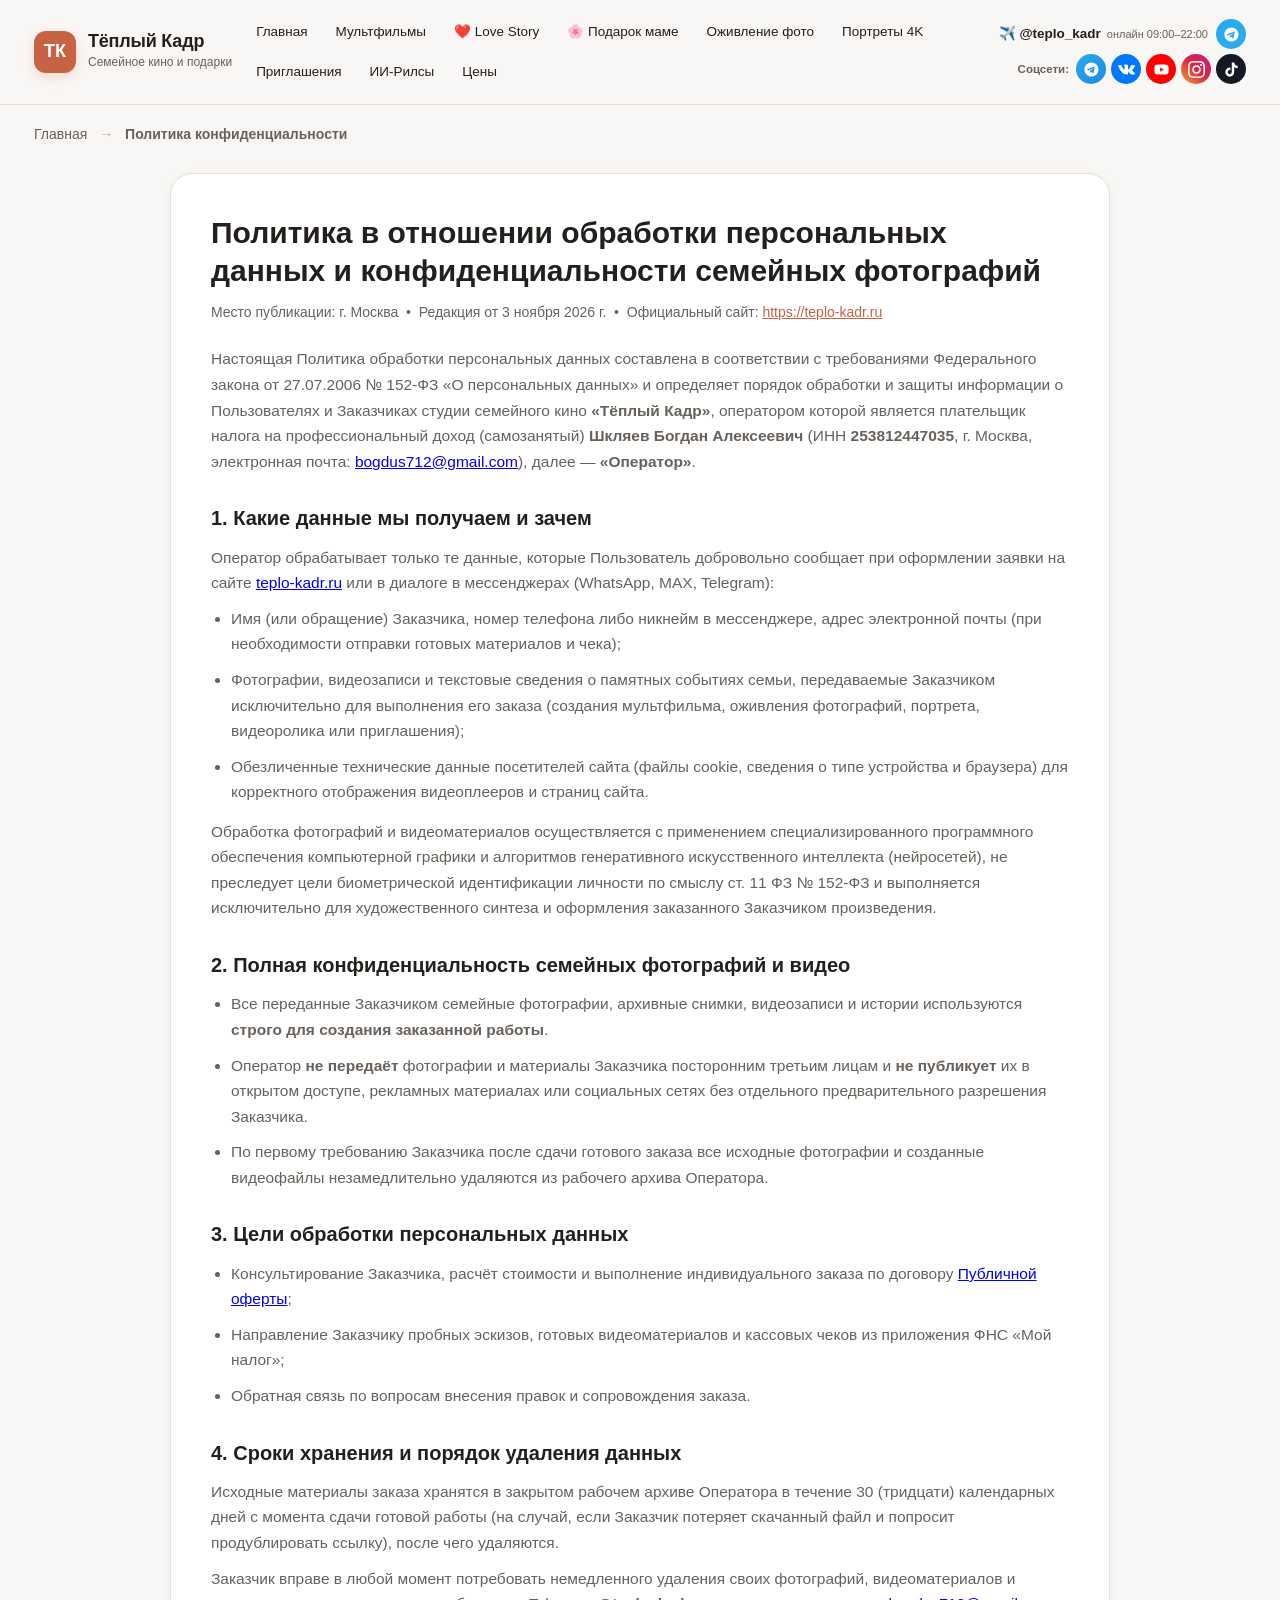
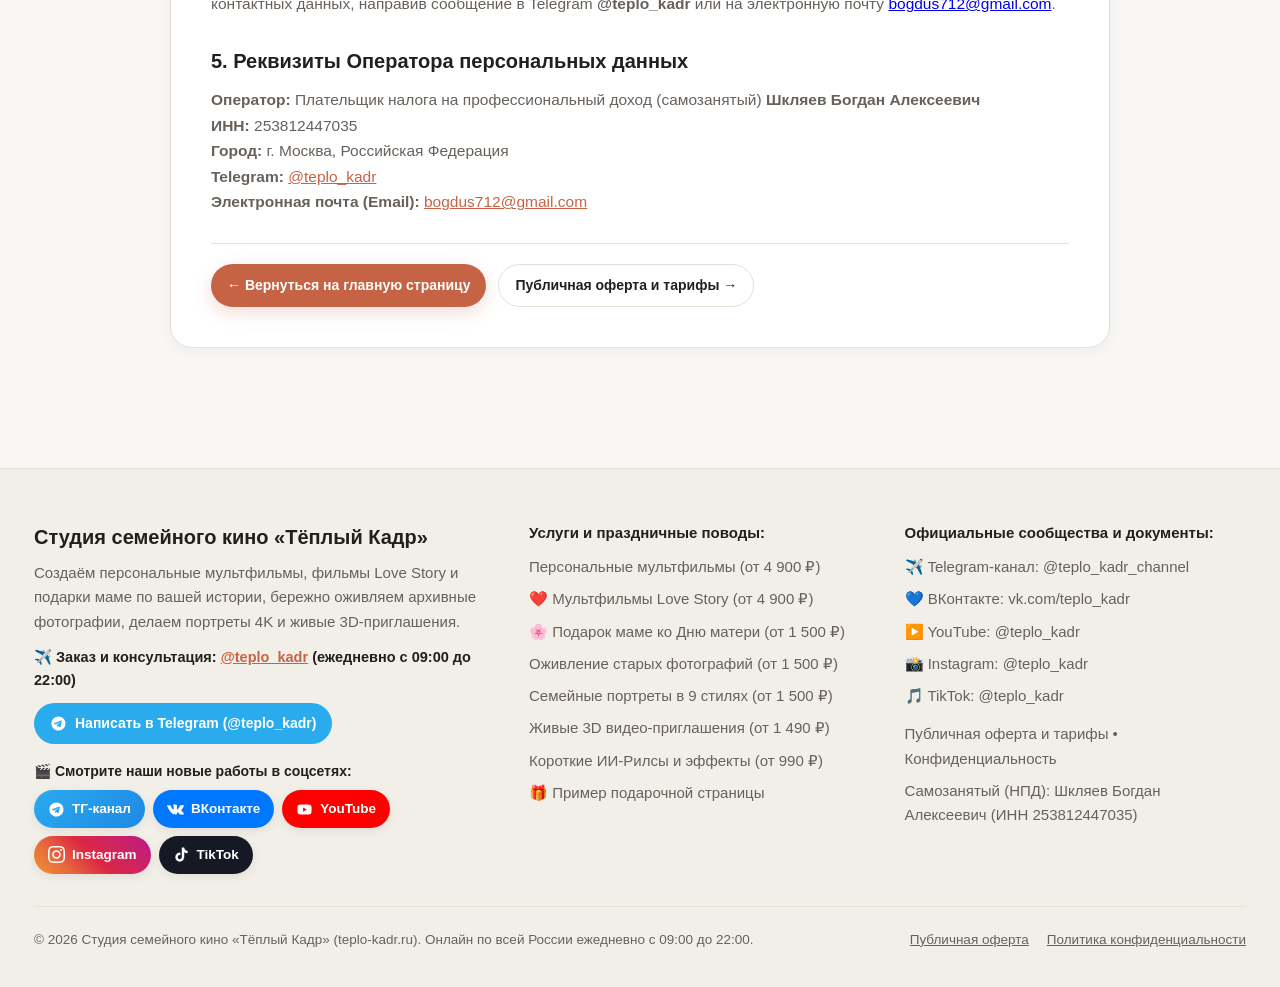
<file: privacy.html>
<!DOCTYPE html>
<html lang="ru">
<head>
  <meta charset="UTF-8" />
  <meta name="viewport" content="width=device-width, initial-scale=1.0" />
  <title>Политика конфиденциальности и обработки персональных данных — Студия «Тёплый Кадр»</title>
  <meta name="description" content="Политика конфиденциальности и обработки персональных данных студии семейного кино «Тёплый Кадр» (Шкляев Богдан Алексеевич, ИНН 253812447035) в соответствии с ФЗ № 152-ФЗ." />
  <meta name="robots" content="index, follow" />
  <link rel="canonical" href="https://teplo-kadr.ru/privacy" />
  <link rel="shortcut icon" href="/favicon.ico" type="image/x-icon" />
  <link rel="icon" type="image/svg+xml" href="/favicon.svg" />
  <link rel="icon" type="image/png" sizes="48x48" href="/favicon-48x48.png" />
  <link rel="icon" type="image/png" sizes="96x96" href="/favicon-96x96.png" />
  <link rel="icon" type="image/png" sizes="120x120" href="/favicon.png" />
  <link rel="icon" type="image/png" sizes="192x192" href="/favicon-192x192.png" />
  <link rel="apple-touch-icon" href="/favicon-192x192.png" />
  <link rel="stylesheet" href="styles.css?v=14" />
</head>
<body>

  <!-- ЕДИНАЯ ШАПКА САЙТА -->
  <header>
    <div class="container header-inner">
      <a href="/" class="logo">
        <div class="logo-badge">ТК</div>
        <div class="logo-text">
          <strong>Тёплый Кадр</strong>
          <span>Семейное кино и подарки</span>
        </div>
      </a>
      <nav class="nav-links">
        <a href="/">Главная</a>
        <a href="/cartoon">Мультфильмы</a>
        <a href="/love-story">❤️ Love Story</a>
        <a href="/mothers-day">🌸 Подарок маме</a>
        <a href="/photo-alive">Оживление фото</a>
        <a href="/photoshoot">Портреты 4K</a>
        <a href="/invitations">Приглашения</a>
        <a href="/video-edit">ИИ-Рилсы</a>
        <a href="/#prices">Цены</a>
      </nav>
      <div class="header-cta">
        <div class="header-cta-top">
          <a href="https://t.me/teplo_kadr" target="_blank" rel="noopener" class="header-phone" title="Написать в Telegram: @teplo_kadr">
            ✈️ @teplo_kadr <small>онлайн 09:00–22:00</small>
          </a>
          <div class="header-messengers">
            <a href="https://t.me/teplo_kadr" target="_blank" rel="noopener" class="icon-pill btn-telegram" title="Написать в Telegram для заказа (@teplo_kadr)"><svg class="msg-icon" viewBox="0 0 24 24" fill="currentColor"><path d="M11.94 2C6.45 2 2 6.45 2 11.94s4.45 9.94 9.94 9.94 9.94-4.45 9.94-9.94S17.43 2 11.94 2zm4.66 6.81l-1.69 7.97c-.12.57-.46.71-.93.44l-2.58-1.9-1.24 1.2c-.14.14-.26.26-.53.26l.19-2.63 4.78-4.32c.21-.18-.05-.29-.32-.11L8.36 13.4l-2.55-.8c-.55-.17-.56-.55.12-.82l9.96-3.84c.46-.17.86.11.71.87z"/></svg> <span>Заказать в TG</span></a>
          </div>
        </div>
        <div class="header-socials-row">
          <span class="header-socials-label">Соцсети:</span>
          <a href="https://t.me/teplo_kadr_channel" target="_blank" rel="noopener" class="icon-pill btn-tg-channel" title="Наш Telegram-канал @teplo_kadr_channel"><svg class="msg-icon" viewBox="0 0 24 24" fill="currentColor"><path d="M11.94 2C6.45 2 2 6.45 2 11.94s4.45 9.94 9.94 9.94 9.94-4.45 9.94-9.94S17.43 2 11.94 2zm4.66 6.81l-1.69 7.97c-.12.57-.46.71-.93.44l-2.58-1.9-1.24 1.2c-.14.14-.26.26-.53.26l.19-2.63 4.78-4.32c.21-.18-.05-.29-.32-.11L8.36 13.4l-2.55-.8c-.55-.17-.56-.55.12-.82l9.96-3.84c.46-.17.86.11.71.87z"/></svg> <span>ТГ-канал</span></a>
          <a href="https://vk.com/teplo_kadr" target="_blank" rel="noopener" class="icon-pill btn-vk" title="ВКонтакте: vk.com/teplo_kadr"><svg class="msg-icon" viewBox="0 0 24 24" fill="currentColor"><path d="M13.162 18.994c.609 0 .858-.406.851-.915-.031-1.917.714-2.949 2.059-1.604 1.488 1.488 1.796 2.519 3.603 2.519h3.2c.808 0 1.126-.26 1.126-.668 0-.863-1.421-2.386-2.625-3.504-1.686-1.565-1.765-1.602-.313-3.486 1.801-2.339 4.157-5.336 2.073-5.336h-3.981c-.772 0-.828.435-1.103 1.083-.995 2.347-2.886 5.387-3.604 4.922-.751-.485-.407-2.406-.35-5.261.015-.754.011-1.271-1.141-1.539-.629-.145-1.241-.205-1.809-.205-2.273 0-3.841.953-2.95 1.119 1.571.293 1.42 3.692 1.054 5.16-.638 2.556-3.036-2.024-4.035-4.305-.241-.548-.315-.974-1.175-.974h-3.255c-.492 0-.787.16-.787.516 0 .602 2.96 6.72 5.786 9.77 2.756 2.975 5.48 2.708 7.376 2.708z"/></svg> <span>VK</span></a>
          <a href="https://www.youtube.com/@teplo_kadr" target="_blank" rel="noopener" class="icon-pill btn-youtube" title="YouTube: @teplo_kadr"><svg class="msg-icon" viewBox="0 0 24 24" fill="currentColor"><path d="M21.58 7.19c-.23-.86-.91-1.54-1.77-1.77C18.25 5 12 5 12 5s-6.25 0-7.81.42c-.86.23-1.54.91-1.77 1.77C2 8.75 2 12 2 12s0 3.25.42 4.81c.23.86.91 1.54 1.77 1.77C5.75 19 12 19 12 19s6.25 0 7.81-.42c.86-.23 1.54-.91 1.77-1.77C22 15.25 22 12 22 12s0-3.25-.42-4.81zM10 15V9l5.2 3-5.2 3z"/></svg> <span>YouTube</span></a>
          <a href="https://www.instagram.com/teplo_kadr/" target="_blank" rel="noopener" class="icon-pill btn-instagram" title="Instagram: @teplo_kadr"><svg class="msg-icon" viewBox="0 0 24 24" fill="currentColor"><path d="M12 2.163c3.204 0 3.584.012 4.85.07 3.252.148 4.771 1.691 4.919 4.919.058 1.265.069 1.645.069 4.849 0 3.205-.012 3.584-.069 4.849-.149 3.225-1.664 4.771-4.919 4.919-1.266.058-1.644.07-4.85.07-3.204 0-3.584-.012-4.849-.07-3.26-.149-4.771-1.699-4.919-4.92-.058-1.265-.07-1.644-.07-4.849 0-3.204.013-3.583.07-4.849.149-3.227 1.664-4.771 4.919-4.919 1.266-.057 1.645-.069 4.849-.069zm0-2.163c-3.259 0-3.667.014-4.947.072-4.358.2-6.78 2.618-6.98 6.98-.059 1.281-.073 1.689-.073 4.948 0 3.259.014 3.668.072 4.948.2 4.358 2.618 6.78 6.98 6.98 1.281.058 1.689.072 4.948.072 3.259 0 3.668-.014 4.948-.072 4.354-.2 6.782-2.618 6.979-6.98.059-1.28.073-1.689.073-4.948 0-3.259-.014-3.667-.072-4.947-.196-4.354-2.617-6.78-6.979-6.98-1.281-.059-1.69-.073-4.949-.073zm0 5.838c-3.403 0-6.162 2.759-6.162 6.162s2.759 6.163 6.162 6.163 6.162-2.759 6.162-6.163c0-3.403-2.759-6.162-6.162-6.162zm0 10.162c-2.209 0-4-1.79-4-4 0-2.209 1.791-4 4-4s4 1.791 4 4c0 2.21-1.791 4-4 4zm6.406-11.845c-.796 0-1.441.645-1.441 1.44s.645 1.44 1.441 1.44c.795 0 1.439-.645 1.439-1.44s-.644-1.44-1.439-1.44z"/></svg> <span>Instagram</span></a>
          <a href="https://www.tiktok.com/@teplo_kadr" target="_blank" rel="noopener" class="icon-pill btn-tiktok" title="TikTok: @teplo_kadr"><svg class="msg-icon" viewBox="0 0 24 24" fill="currentColor"><path d="M19.59 6.69a4.83 4.83 0 0 1-3.77-4.25V2h-3.45v13.67a2.89 2.89 0 0 1-5.2 1.74 2.89 2.89 0 0 1 2.31-4.64 2.93 2.93 0 0 1 .88.13V9.4a6.84 6.84 0 0 0-1-.05A6.33 6.33 0 0 0 5 20.1a6.34 6.34 0 0 0 10.86-4.43v-7a8.16 8.16 0 0 0 4.77 1.52v-3.4a4.85 4.85 0 0 1-1-.1z"/></svg> <span>TikTok</span></a>
        </div>
      </div>
    </div>
  </header>

  <div class="container breadcrumbs">
    <a href="/">Главная</a> <span>→</span> <strong>Политика конфиденциальности</strong>
  </div>

  <section class="section" style="padding-top: 28px;">
    <div class="container">
      <div class="legal-doc">
        <h1>Политика в отношении обработки персональных данных и конфиденциальности семейных фотографий</h1>
        <p style="font-size: 14px; color: var(--text-muted); margin-bottom: 22px;">
          Место публикации: г. Москва &nbsp;•&nbsp; Редакция от 3 ноября 2026 г. &nbsp;•&nbsp; Официальный сайт: <a href="https://teplo-kadr.ru" style="color: var(--accent-warm);">https://teplo-kadr.ru</a>
        </p>

        <p>
          Настоящая Политика обработки персональных данных составлена в соответствии с требованиями Федерального закона от 27.07.2006 № 152-ФЗ «О персональных данных» и определяет порядок обработки и защиты информации о Пользователях и Заказчиках студии семейного кино <strong>«Тёплый Кадр»</strong>, оператором которой является плательщик налога на профессиональный доход (самозанятый) <strong>Шкляев Богдан Алексеевич</strong> (ИНН <strong>253812447035</strong>, г. Москва, электронная почта: <a href="mailto:bogdus712@gmail.com">bogdus712@gmail.com</a>), далее — <strong>«Оператор»</strong>.
        </p>

        <h2>1. Какие данные мы получаем и зачем</h2>
        <p>
          Оператор обрабатывает только те данные, которые Пользователь добровольно сообщает при оформлении заявки на сайте <a href="https://teplo-kadr.ru">teplo-kadr.ru</a> или в диалоге в мессенджерах (WhatsApp, MAX, Telegram):
        </p>
        <ul>
          <li>Имя (или обращение) Заказчика, номер телефона либо никнейм в мессенджере, адрес электронной почты (при необходимости отправки готовых материалов и чека);</li>
          <li>Фотографии, видеозаписи и текстовые сведения о памятных событиях семьи, передаваемые Заказчиком исключительно для выполнения его заказа (создания мультфильма, оживления фотографий, портрета, видеоролика или приглашения);</li>
          <li>Обезличенные технические данные посетителей сайта (файлы cookie, сведения о типе устройства и браузера) для корректного отображения видеоплееров и страниц сайта.</li>
        </ul>
        <p>
          Обработка фотографий и видеоматериалов осуществляется с применением специализированного программного обеспечения компьютерной графики и алгоритмов генеративного искусственного интеллекта (нейросетей), не преследует цели биометрической идентификации личности по смыслу ст. 11 ФЗ № 152-ФЗ и выполняется исключительно для художественного синтеза и оформления заказанного Заказчиком произведения.
        </p>

        <h2>2. Полная конфиденциальность семейных фотографий и видео</h2>
        <ul>
          <li>Все переданные Заказчиком семейные фотографии, архивные снимки, видеозаписи и истории используются <strong>строго для создания заказанной работы</strong>.</li>
          <li>Оператор <strong>не передаёт</strong> фотографии и материалы Заказчика посторонним третьим лицам и <strong>не публикует</strong> их в открытом доступе, рекламных материалах или социальных сетях без отдельного предварительного разрешения Заказчика.</li>
          <li>По первому требованию Заказчика после сдачи готового заказа все исходные фотографии и созданные видеофайлы незамедлительно удаляются из рабочего архива Оператора.</li>
        </ul>

        <h2>3. Цели обработки персональных данных</h2>
        <ul>
          <li>Консультирование Заказчика, расчёт стоимости и выполнение индивидуального заказа по договору <a href="/oferta">Публичной оферты</a>;</li>
          <li>Направление Заказчику пробных эскизов, готовых видеоматериалов и кассовых чеков из приложения ФНС «Мой налог»;</li>
          <li>Обратная связь по вопросам внесения правок и сопровождения заказа.</li>
        </ul>

        <h2>4. Сроки хранения и порядок удаления данных</h2>
        <p>
          Исходные материалы заказа хранятся в закрытом рабочем архиве Оператора в течение 30 (тридцати) календарных дней с момента сдачи готовой работы (на случай, если Заказчик потеряет скачанный файл и попросит продублировать ссылку), после чего удаляются.
        </p>
        <p>
          Заказчик вправе в любой момент потребовать немедленного удаления своих фотографий, видеоматериалов и контактных данных, направив сообщение в Telegram <strong>@teplo_kadr</strong> или на электронную почту <a href="mailto:bogdus712@gmail.com">bogdus712@gmail.com</a>.
        </p>

        <h2>5. Реквизиты Оператора персональных данных</h2>
        <p>
          <strong>Оператор:</strong> Плательщик налога на профессиональный доход (самозанятый) <strong>Шкляев Богдан Алексеевич</strong><br />
          <strong>ИНН:</strong> 253812447035<br />
          <strong>Город:</strong> г. Москва, Российская Федерация<br />
          
          <strong>Telegram:</strong> <a href="https://t.me/teplo_kadr" target="_blank" style="color: var(--accent-warm);">@teplo_kadr</a><br />
          <strong>Электронная почта (Email):</strong> <a href="mailto:bogdus712@gmail.com" style="color: var(--accent-warm);">bogdus712@gmail.com</a>
        </p>

        <div style="margin-top: 28px; padding-top: 20px; border-top: 1px solid var(--border-soft); display: flex; gap: 12px; flex-wrap: wrap;">
          <a href="/" class="btn btn-primary btn-sm">← Вернуться на главную страницу</a>
          <a href="/oferta" class="btn btn-outline btn-sm">Публичная оферта и тарифы →</a>
        </div>
      </div>
    </div>
  </section>

  <!-- ЕДИНЫЙ ПОДВАЛ САЙТА -->
  <footer>
    <div class="container">
      <div class="footer-grid">
        <div>
          <strong style="color: var(--text-main); font-size: 20px; display: block; margin-bottom: 8px;">Студия семейного кино «Тёплый Кадр»</strong>
          <p style="margin-bottom: 12px;">Создаём персональные мультфильмы, фильмы Love Story и подарки маме по вашей истории, бережно оживляем архивные фотографии, делаем портреты 4K и живые 3D-приглашения.</p>
          <p style="margin-bottom: 10px; color: var(--text-main); font-weight: 600; font-size: 14.5px;">
            ✈️ Заказ и консультация: <a href="https://t.me/teplo_kadr" target="_blank" rel="noopener" style="color: var(--accent-warm); text-decoration: underline;">@teplo_kadr</a> (ежедневно с 09:00 до 22:00)
          </p>
          <div style="display: flex; gap: 8px; flex-wrap: wrap; margin-bottom: 16px;">
            <a href="https://t.me/teplo_kadr" target="_blank" rel="noopener" class="btn btn-telegram btn-sm"><svg class="msg-icon" viewBox="0 0 24 24" fill="currentColor"><path d="M11.94 2C6.45 2 2 6.45 2 11.94s4.45 9.94 9.94 9.94 9.94-4.45 9.94-9.94S17.43 2 11.94 2zm4.66 6.81l-1.69 7.97c-.12.57-.46.71-.93.44l-2.58-1.9-1.24 1.2c-.14.14-.26.26-.53.26l.19-2.63 4.78-4.32c.21-.18-.05-.29-.32-.11L8.36 13.4l-2.55-.8c-.55-.17-.56-.55.12-.82l9.96-3.84c.46-.17.86.11.71.87z"/></svg> Написать в Telegram (@teplo_kadr)</a>
          </div>
          <p style="margin-bottom: 8px; color: var(--text-main); font-weight: 600; font-size: 14px;">
            🎬 Смотрите наши новые работы в соцсетях:
          </p>
          <div class="social-badges-row">
            <a href="https://t.me/teplo_kadr_channel" target="_blank" rel="noopener" class="social-pill-link btn-tg-channel" title="Telegram-канал @teplo_kadr_channel"><svg class="msg-icon" viewBox="0 0 24 24" fill="currentColor"><path d="M11.94 2C6.45 2 2 6.45 2 11.94s4.45 9.94 9.94 9.94 9.94-4.45 9.94-9.94S17.43 2 11.94 2zm4.66 6.81l-1.69 7.97c-.12.57-.46.71-.93.44l-2.58-1.9-1.24 1.2c-.14.14-.26.26-.53.26l.19-2.63 4.78-4.32c.21-.18-.05-.29-.32-.11L8.36 13.4l-2.55-.8c-.55-.17-.56-.55.12-.82l9.96-3.84c.46-.17.86.11.71.87z"/></svg> ТГ-канал</a>
            <a href="https://vk.com/teplo_kadr" target="_blank" rel="noopener" class="social-pill-link btn-vk" title="ВКонтакте vk.com/teplo_kadr"><svg class="msg-icon" viewBox="0 0 24 24" fill="currentColor"><path d="M13.162 18.994c.609 0 .858-.406.851-.915-.031-1.917.714-2.949 2.059-1.604 1.488 1.488 1.796 2.519 3.603 2.519h3.2c.808 0 1.126-.26 1.126-.668 0-.863-1.421-2.386-2.625-3.504-1.686-1.565-1.765-1.602-.313-3.486 1.801-2.339 4.157-5.336 2.073-5.336h-3.981c-.772 0-.828.435-1.103 1.083-.995 2.347-2.886 5.387-3.604 4.922-.751-.485-.407-2.406-.35-5.261.015-.754.011-1.271-1.141-1.539-.629-.145-1.241-.205-1.809-.205-2.273 0-3.841.953-2.95 1.119 1.571.293 1.42 3.692 1.054 5.16-.638 2.556-3.036-2.024-4.035-4.305-.241-.548-.315-.974-1.175-.974h-3.255c-.492 0-.787.16-.787.516 0 .602 2.96 6.72 5.786 9.77 2.756 2.975 5.48 2.708 7.376 2.708z"/></svg> ВКонтакте</a>
            <a href="https://www.youtube.com/@teplo_kadr" target="_blank" rel="noopener" class="social-pill-link btn-youtube" title="YouTube @teplo_kadr"><svg class="msg-icon" viewBox="0 0 24 24" fill="currentColor"><path d="M21.58 7.19c-.23-.86-.91-1.54-1.77-1.77C18.25 5 12 5 12 5s-6.25 0-7.81.42c-.86.23-1.54.91-1.77 1.77C2 8.75 2 12 2 12s0 3.25.42 4.81c.23.86.91 1.54 1.77 1.77C5.75 19 12 19 12 19s6.25 0 7.81-.42c.86-.23 1.54-.91 1.77-1.77C22 15.25 22 12 22 12s0-3.25-.42-4.81zM10 15V9l5.2 3-5.2 3z"/></svg> YouTube</a>
            <a href="https://www.instagram.com/teplo_kadr/" target="_blank" rel="noopener" class="social-pill-link btn-instagram" title="Instagram @teplo_kadr"><svg class="msg-icon" viewBox="0 0 24 24" fill="currentColor"><path d="M12 2.163c3.204 0 3.584.012 4.85.07 3.252.148 4.771 1.691 4.919 4.919.058 1.265.069 1.645.069 4.849 0 3.205-.012 3.584-.069 4.849-.149 3.225-1.664 4.771-4.919 4.919-1.266.058-1.644.07-4.85.07-3.204 0-3.584-.012-4.849-.07-3.26-.149-4.771-1.699-4.919-4.92-.058-1.265-.07-1.644-.07-4.849 0-3.204.013-3.583.07-4.849.149-3.227 1.664-4.771 4.919-4.919 1.266-.057 1.645-.069 4.849-.069zm0-2.163c-3.259 0-3.667.014-4.947.072-4.358.2-6.78 2.618-6.98 6.98-.059 1.281-.073 1.689-.073 4.948 0 3.259.014 3.668.072 4.948.2 4.358 2.618 6.78 6.98 6.98 1.281.058 1.689.072 4.948.072 3.259 0 3.668-.014 4.948-.072 4.354-.2 6.782-2.618 6.979-6.98.059-1.28.073-1.689.073-4.948 0-3.259-.014-3.667-.072-4.947-.196-4.354-2.617-6.78-6.979-6.98-1.281-.059-1.69-.073-4.949-.073zm0 5.838c-3.403 0-6.162 2.759-6.162 6.162s2.759 6.163 6.162 6.163 6.162-2.759 6.162-6.163c0-3.403-2.759-6.162-6.162-6.162zm0 10.162c-2.209 0-4-1.79-4-4 0-2.209 1.791-4 4-4s4 1.791 4 4c0 2.21-1.791 4-4 4zm6.406-11.845c-.796 0-1.441.645-1.441 1.44s.645 1.44 1.441 1.44c.795 0 1.439-.645 1.439-1.44s-.644-1.44-1.439-1.44z"/></svg> Instagram</a>
            <a href="https://www.tiktok.com/@teplo_kadr" target="_blank" rel="noopener" class="social-pill-link btn-tiktok" title="TikTok @teplo_kadr"><svg class="msg-icon" viewBox="0 0 24 24" fill="currentColor"><path d="M19.59 6.69a4.83 4.83 0 0 1-3.77-4.25V2h-3.45v13.67a2.89 2.89 0 0 1-5.2 1.74 2.89 2.89 0 0 1 2.31-4.64 2.93 2.93 0 0 1 .88.13V9.4a6.84 6.84 0 0 0-1-.05A6.33 6.33 0 0 0 5 20.1a6.34 6.34 0 0 0 10.86-4.43v-7a8.16 8.16 0 0 0 4.77 1.52v-3.4a4.85 4.85 0 0 1-1-.1z"/></svg> TikTok</a>
          </div>
        </div>
        <div>
          <strong style="color: var(--text-main); display: block; margin-bottom: 10px;">Услуги и праздничные поводы:</strong>
          <ul class="footer-links">
            <li><a href="/cartoon">Персональные мультфильмы (от 4 900 ₽)</a></li>
            <li><a href="/love-story">❤️ Мультфильмы Love Story (от 4 900 ₽)</a></li>
            <li><a href="/mothers-day">🌸 Подарок маме ко Дню матери (от 1 500 ₽)</a></li>
            <li><a href="/photo-alive">Оживление старых фотографий (от 1 500 ₽)</a></li>
            <li><a href="/photoshoot">Семейные портреты в 9 стилях (от 1 500 ₽)</a></li>
            <li><a href="/invitations">Живые 3D видео-приглашения (от 1 490 ₽)</a></li>
            <li><a href="/video-edit">Короткие ИИ-Рилсы и эффекты (от 990 ₽)</a></li>
            <li><a href="/gift-max30">🎁 Пример подарочной страницы</a></li>
          </ul>
        </div>
        <div>
          <strong style="color: var(--text-main); display: block; margin-bottom: 10px;">Официальные сообщества и документы:</strong>
          <ul class="footer-links">
            <li><a href="https://t.me/teplo_kadr_channel" target="_blank" rel="noopener">✈️ Telegram-канал: @teplo_kadr_channel</a></li>
            <li><a href="https://vk.com/teplo_kadr" target="_blank" rel="noopener">💙 ВКонтакте: vk.com/teplo_kadr</a></li>
            <li><a href="https://www.youtube.com/@teplo_kadr" target="_blank" rel="noopener">▶️ YouTube: @teplo_kadr</a></li>
            <li><a href="https://www.instagram.com/teplo_kadr/" target="_blank" rel="noopener">📸 Instagram: @teplo_kadr</a></li>
            <li><a href="https://www.tiktok.com/@teplo_kadr" target="_blank" rel="noopener">🎵 TikTok: @teplo_kadr</a></li>
            <li style="margin-top: 6px;"><a href="/oferta">Публичная оферта и тарифы</a> • <a href="/privacy">Конфиденциальность</a></li>
            <li>Самозанятый (НПД): Шкляев Богдан Алексеевич (ИНН 253812447035)</li>
          </ul>
        </div>
      </div>
      <div class="footer-bottom">
        <div>© 2026 Студия семейного кино «Тёплый Кадр» (teplo-kadr.ru). Онлайн по всей России ежедневно с 09:00 до 22:00.</div>
        <div class="footer-legal-links">
          <a href="/oferta">Публичная оферта</a>
          <a href="/privacy">Политика конфиденциальности</a>
        </div>
      </div>
    </div>
  </footer>

  <script src="app.js?v=16"></script>
</body>
</html>
</file>
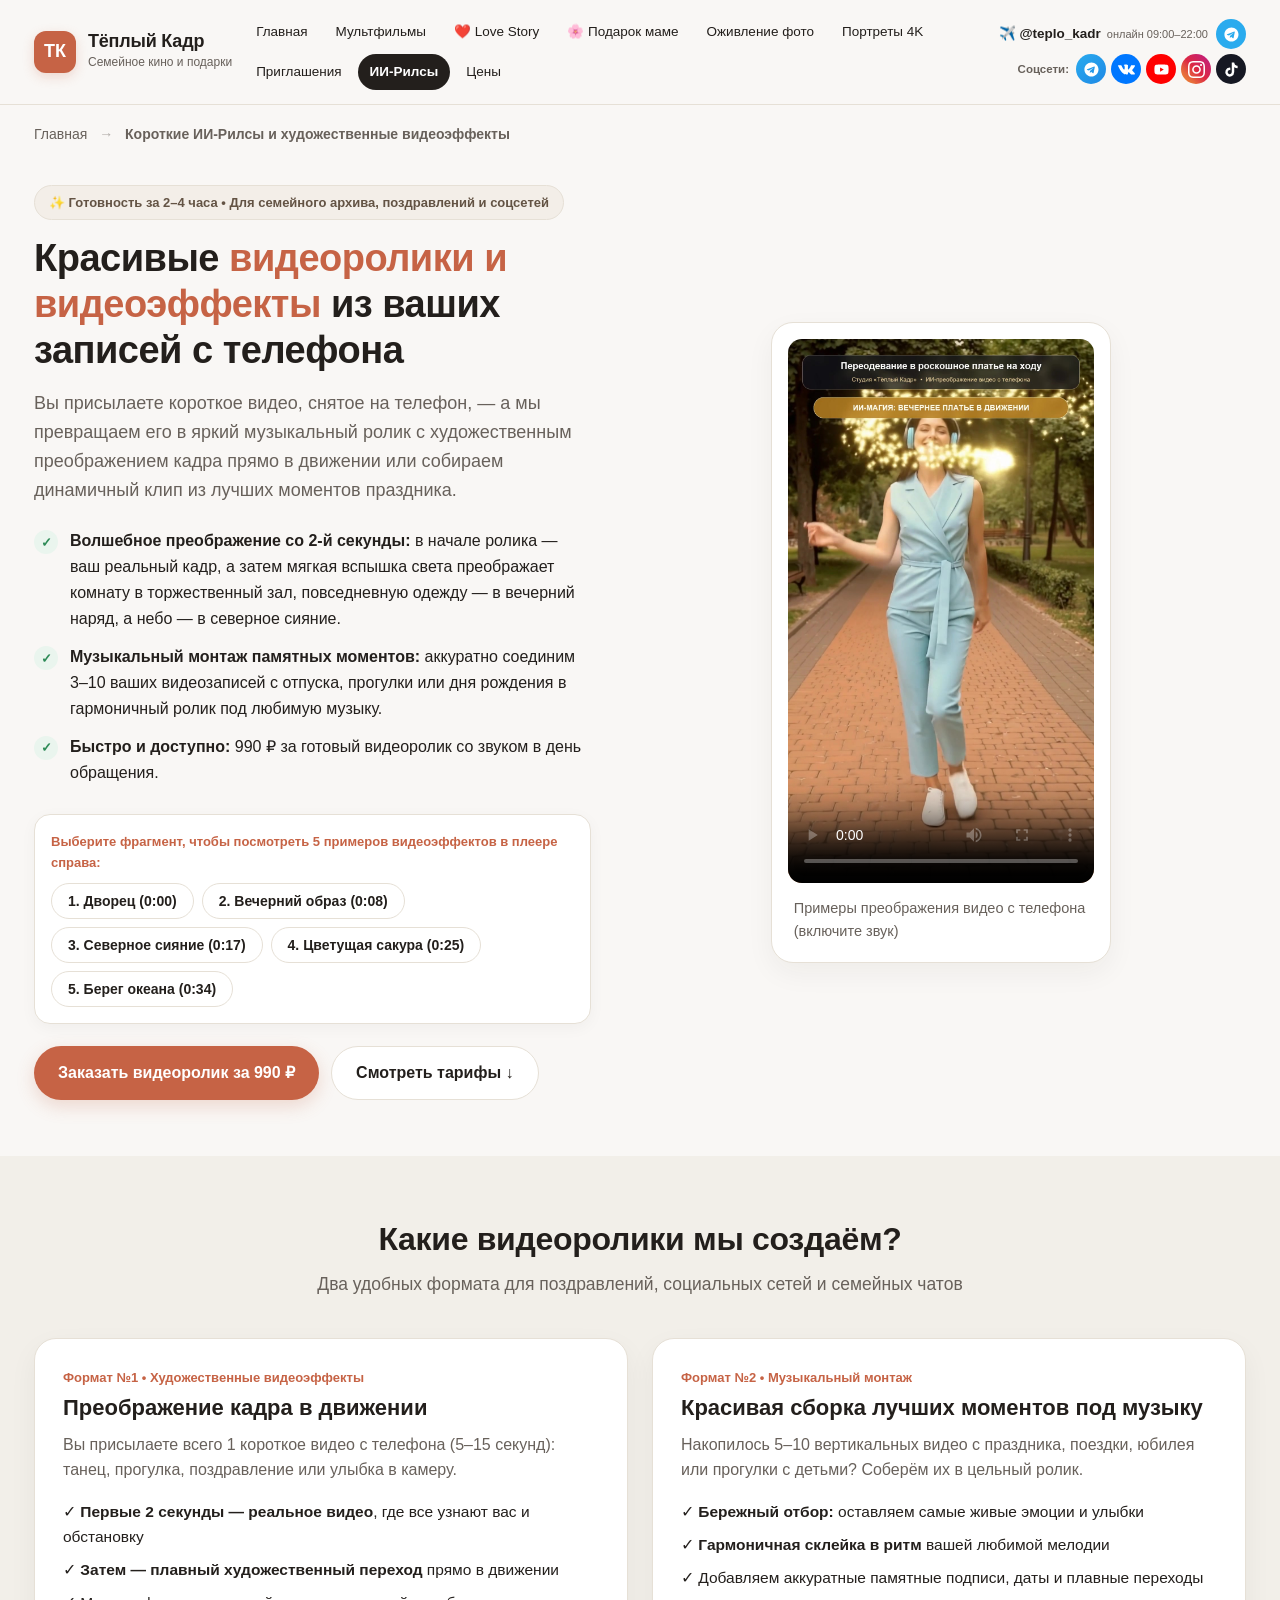
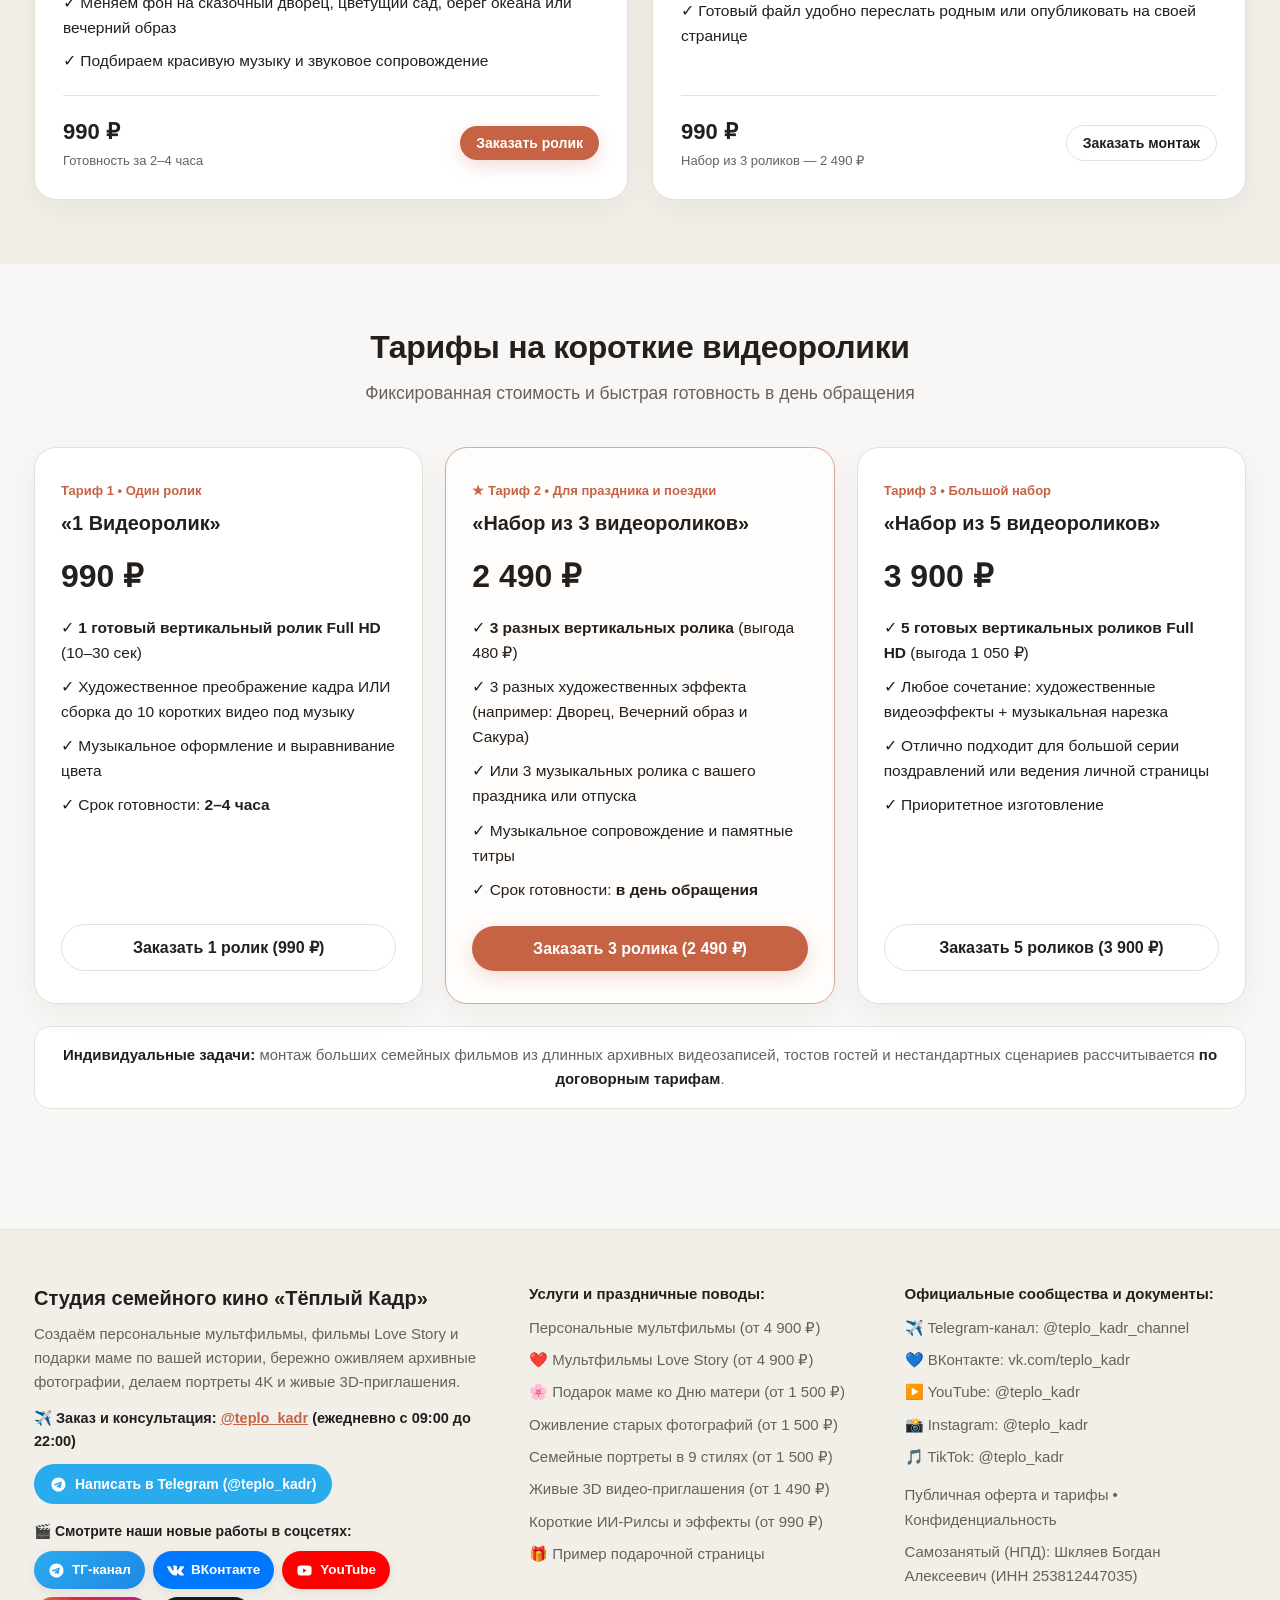
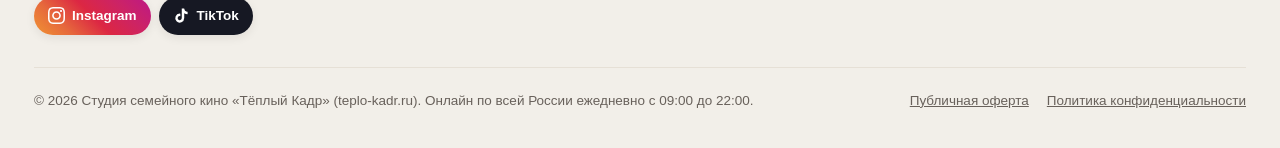
<file: video-edit.html>
<!DOCTYPE html>
<html lang="ru">
<head>
  <meta charset="UTF-8" />
  <meta name="viewport" content="width=device-width, initial-scale=1.0" />
  <title>Короткие видеоролики и видеоэффекты из ваших видео с телефона за 990 ₽ — Студия «Тёплый Кадр»</title>
  <meta name="description" content="Создаём красивые вертикальные видеоролики из ваших видеозаписей с телефона: художественное преображение кадра в движении и динамичный музыкальный монтаж за 2–4 часа. Тарифы от 990 ₽ в студии «Тёплый Кадр» (teplo-kadr.ru)." />
  <meta name="keywords" content="видеоролики на заказ, монтаж видео с телефона, видеоэффекты ии, теплый кадр, тепло кадр, красивый монтаж видео на праздник" />
  <meta name="google-site-verification" content="XshtWCoL3C2zKbtHFyHXIjc1hRPlW5PC0cDnu9mbtik" />
  <meta name="robots" content="index, follow, max-image-preview:large, max-snippet:-1, max-video-preview:-1" />
  <link rel="canonical" href="https://teplo-kadr.ru/video-edit" />
  <meta property="og:type" content="website" />
  <meta property="og:site_name" content="Тёплый Кадр — Студия семейного кино и подарков" />
  <meta property="og:title" content="Короткие видеоролики и видеоэффекты из ваших видео с телефона за 990 ₽ — Студия «Тёплый Кадр»" />
  <meta property="og:description" content="Создаём красивые вертикальные видеоролики с художественным преображением кадра в движении и музыкальным монтажом за 2–4 часа. Тарифы от 990 ₽." />
  <meta property="og:url" content="https://teplo-kadr.ru/video-edit" />
  <meta property="og:image" content="https://teplo-kadr.ru/media/avito_video_magic_cover_16x9.png" />
  <meta property="og:locale" content="ru_RU" />
  <link rel="shortcut icon" href="/favicon.ico" type="image/x-icon" />
  <link rel="icon" type="image/svg+xml" href="/favicon.svg" />
  <link rel="icon" type="image/png" sizes="48x48" href="/favicon-48x48.png" />
  <link rel="icon" type="image/png" sizes="96x96" href="/favicon-96x96.png" />
  <link rel="icon" type="image/png" sizes="120x120" href="/favicon.png" />
  <link rel="icon" type="image/png" sizes="192x192" href="/favicon-192x192.png" />
  <link rel="apple-touch-icon" href="/favicon-192x192.png" />
  <link rel="stylesheet" href="styles.css?v=14" />
</head>
<body>

  <!-- ЕДИНАЯ ШАПКА САЙТА -->
  <header>
    <div class="container header-inner">
      <a href="/" class="logo">
        <div class="logo-badge">ТК</div>
        <div class="logo-text">
          <strong>Тёплый Кадр</strong>
          <span>Семейное кино и подарки</span>
        </div>
      </a>
      <nav class="nav-links">
        <a href="/">Главная</a>
        <a href="/cartoon">Мультфильмы</a>
        <a href="/love-story">❤️ Love Story</a>
        <a href="/mothers-day">🌸 Подарок маме</a>
        <a href="/photo-alive">Оживление фото</a>
        <a href="/photoshoot">Портреты 4K</a>
        <a href="/invitations">Приглашения</a>
        <a href="/video-edit" class="active">ИИ-Рилсы</a>
        <a href="/#prices">Цены</a>
      </nav>
      <div class="header-cta">
        <div class="header-cta-top">
          <a href="https://t.me/teplo_kadr" target="_blank" rel="noopener" class="header-phone" title="Написать в Telegram: @teplo_kadr">
            ✈️ @teplo_kadr <small>онлайн 09:00–22:00</small>
          </a>
          <div class="header-messengers">
            <a href="https://t.me/teplo_kadr" target="_blank" rel="noopener" class="icon-pill btn-telegram" title="Написать в Telegram для заказа (@teplo_kadr)"><svg class="msg-icon" viewBox="0 0 24 24" fill="currentColor"><path d="M11.94 2C6.45 2 2 6.45 2 11.94s4.45 9.94 9.94 9.94 9.94-4.45 9.94-9.94S17.43 2 11.94 2zm4.66 6.81l-1.69 7.97c-.12.57-.46.71-.93.44l-2.58-1.9-1.24 1.2c-.14.14-.26.26-.53.26l.19-2.63 4.78-4.32c.21-.18-.05-.29-.32-.11L8.36 13.4l-2.55-.8c-.55-.17-.56-.55.12-.82l9.96-3.84c.46-.17.86.11.71.87z"/></svg> <span>Заказать в TG</span></a>
          </div>
        </div>
        <div class="header-socials-row">
          <span class="header-socials-label">Соцсети:</span>
          <a href="https://t.me/teplo_kadr_channel" target="_blank" rel="noopener" class="icon-pill btn-tg-channel" title="Наш Telegram-канал @teplo_kadr_channel"><svg class="msg-icon" viewBox="0 0 24 24" fill="currentColor"><path d="M11.94 2C6.45 2 2 6.45 2 11.94s4.45 9.94 9.94 9.94 9.94-4.45 9.94-9.94S17.43 2 11.94 2zm4.66 6.81l-1.69 7.97c-.12.57-.46.71-.93.44l-2.58-1.9-1.24 1.2c-.14.14-.26.26-.53.26l.19-2.63 4.78-4.32c.21-.18-.05-.29-.32-.11L8.36 13.4l-2.55-.8c-.55-.17-.56-.55.12-.82l9.96-3.84c.46-.17.86.11.71.87z"/></svg> <span>ТГ-канал</span></a>
          <a href="https://vk.com/teplo_kadr" target="_blank" rel="noopener" class="icon-pill btn-vk" title="ВКонтакте: vk.com/teplo_kadr"><svg class="msg-icon" viewBox="0 0 24 24" fill="currentColor"><path d="M13.162 18.994c.609 0 .858-.406.851-.915-.031-1.917.714-2.949 2.059-1.604 1.488 1.488 1.796 2.519 3.603 2.519h3.2c.808 0 1.126-.26 1.126-.668 0-.863-1.421-2.386-2.625-3.504-1.686-1.565-1.765-1.602-.313-3.486 1.801-2.339 4.157-5.336 2.073-5.336h-3.981c-.772 0-.828.435-1.103 1.083-.995 2.347-2.886 5.387-3.604 4.922-.751-.485-.407-2.406-.35-5.261.015-.754.011-1.271-1.141-1.539-.629-.145-1.241-.205-1.809-.205-2.273 0-3.841.953-2.95 1.119 1.571.293 1.42 3.692 1.054 5.16-.638 2.556-3.036-2.024-4.035-4.305-.241-.548-.315-.974-1.175-.974h-3.255c-.492 0-.787.16-.787.516 0 .602 2.96 6.72 5.786 9.77 2.756 2.975 5.48 2.708 7.376 2.708z"/></svg> <span>VK</span></a>
          <a href="https://www.youtube.com/@teplo_kadr" target="_blank" rel="noopener" class="icon-pill btn-youtube" title="YouTube: @teplo_kadr"><svg class="msg-icon" viewBox="0 0 24 24" fill="currentColor"><path d="M21.58 7.19c-.23-.86-.91-1.54-1.77-1.77C18.25 5 12 5 12 5s-6.25 0-7.81.42c-.86.23-1.54.91-1.77 1.77C2 8.75 2 12 2 12s0 3.25.42 4.81c.23.86.91 1.54 1.77 1.77C5.75 19 12 19 12 19s6.25 0 7.81-.42c.86-.23 1.54-.91 1.77-1.77C22 15.25 22 12 22 12s0-3.25-.42-4.81zM10 15V9l5.2 3-5.2 3z"/></svg> <span>YouTube</span></a>
          <a href="https://www.instagram.com/teplo_kadr/" target="_blank" rel="noopener" class="icon-pill btn-instagram" title="Instagram: @teplo_kadr"><svg class="msg-icon" viewBox="0 0 24 24" fill="currentColor"><path d="M12 2.163c3.204 0 3.584.012 4.85.07 3.252.148 4.771 1.691 4.919 4.919.058 1.265.069 1.645.069 4.849 0 3.205-.012 3.584-.069 4.849-.149 3.225-1.664 4.771-4.919 4.919-1.266.058-1.644.07-4.85.07-3.204 0-3.584-.012-4.849-.07-3.26-.149-4.771-1.699-4.919-4.92-.058-1.265-.07-1.644-.07-4.849 0-3.204.013-3.583.07-4.849.149-3.227 1.664-4.771 4.919-4.919 1.266-.057 1.645-.069 4.849-.069zm0-2.163c-3.259 0-3.667.014-4.947.072-4.358.2-6.78 2.618-6.98 6.98-.059 1.281-.073 1.689-.073 4.948 0 3.259.014 3.668.072 4.948.2 4.358 2.618 6.78 6.98 6.98 1.281.058 1.689.072 4.948.072 3.259 0 3.668-.014 4.948-.072 4.354-.2 6.782-2.618 6.979-6.98.059-1.28.073-1.689.073-4.948 0-3.259-.014-3.667-.072-4.947-.196-4.354-2.617-6.78-6.979-6.98-1.281-.059-1.69-.073-4.949-.073zm0 5.838c-3.403 0-6.162 2.759-6.162 6.162s2.759 6.163 6.162 6.163 6.162-2.759 6.162-6.163c0-3.403-2.759-6.162-6.162-6.162zm0 10.162c-2.209 0-4-1.79-4-4 0-2.209 1.791-4 4-4s4 1.791 4 4c0 2.21-1.791 4-4 4zm6.406-11.845c-.796 0-1.441.645-1.441 1.44s.645 1.44 1.441 1.44c.795 0 1.439-.645 1.439-1.44s-.644-1.44-1.439-1.44z"/></svg> <span>Instagram</span></a>
          <a href="https://www.tiktok.com/@teplo_kadr" target="_blank" rel="noopener" class="icon-pill btn-tiktok" title="TikTok: @teplo_kadr"><svg class="msg-icon" viewBox="0 0 24 24" fill="currentColor"><path d="M19.59 6.69a4.83 4.83 0 0 1-3.77-4.25V2h-3.45v13.67a2.89 2.89 0 0 1-5.2 1.74 2.89 2.89 0 0 1 2.31-4.64 2.93 2.93 0 0 1 .88.13V9.4a6.84 6.84 0 0 0-1-.05A6.33 6.33 0 0 0 5 20.1a6.34 6.34 0 0 0 10.86-4.43v-7a8.16 8.16 0 0 0 4.77 1.52v-3.4a4.85 4.85 0 0 1-1-.1z"/></svg> <span>TikTok</span></a>
        </div>
      </div>
    </div>
  </header>

  <div class="container breadcrumbs">
    <a href="/">Главная</a> <span>→</span> <strong>Короткие ИИ-Рилсы и художественные видеоэффекты</strong>
  </div>

  <!-- ПЕРВЫЙ ЭКРАН -->
  <section class="hero">
    <div class="container hero-grid">
      <div>
        <span class="pill-tag">✨ Готовность за 2–4 часа • Для семейного архива, поздравлений и соцсетей</span>
        <h1>Красивые <span>видеоролики и видеоэффекты</span> из ваших записей с телефона</h1>
        <p class="lead">
          Вы присылаете короткое видео, снятое на телефон, — а мы превращаем его в яркий музыкальный ролик с художественным преображением кадра прямо в движении или собираем динамичный клип из лучших моментов праздника.
        </p>
        <ul class="hero-benefits">
          <li>
            <span class="check-icon">✓</span>
            <span><strong>Волшебное преображение со 2-й секунды:</strong> в начале ролика — ваш реальный кадр, а затем мягкая вспышка света преображает комнату в торжественный зал, повседневную одежду — в вечерний наряд, а небо — в северное сияние.</span>
          </li>
          <li>
            <span class="check-icon">✓</span>
            <span><strong>Музыкальный монтаж памятных моментов:</strong> аккуратно соединим 3–10 ваших видеозаписей с отпуска, прогулки или дня рождения в гармоничный ролик под любимую музыку.</span>
          </li>
          <li>
            <span class="check-icon">✓</span>
            <span><strong>Быстро и доступно:</strong> 990 ₽ за готовый видеоролик со звуком в день обращения.</span>
          </li>
        </ul>

        <!-- БЫСТРЫЙ ПЕРЕКЛЮЧАТЕЛЬ 5 ЭФФЕКТОВ В ПЛЕЕРЕ -->
        <div style="background: #FFFFFF; border: 1px solid var(--border-soft); border-radius: 16px; padding: 16px; margin-bottom: 22px; box-shadow: var(--shadow-sm);">
          <div style="font-size: 13px; font-weight: 600; color: var(--accent-warm); margin-bottom: 10px;">
            Выберите фрагмент, чтобы посмотреть 5 примеров видеоэффектов в плеере справа:
          </div>
          <div style="display: flex; flex-wrap: wrap; gap: 8px;">
            <button type="button" class="btn btn-outline btn-sm" onclick="seekReelsDemo(0)">1. Дворец (0:00)</button>
            <button type="button" class="btn btn-outline btn-sm" onclick="seekReelsDemo(8.5)">2. Вечерний образ (0:08)</button>
            <button type="button" class="btn btn-outline btn-sm" onclick="seekReelsDemo(17)">3. Северное сияние (0:17)</button>
            <button type="button" class="btn btn-outline btn-sm" onclick="seekReelsDemo(25.5)">4. Цветущая сакура (0:25)</button>
            <button type="button" class="btn btn-outline btn-sm" onclick="seekReelsDemo(34)">5. Берег океана (0:34)</button>
          </div>
        </div>

        <div style="display: flex; gap: 12px; flex-wrap: wrap;">
          <button class="btn btn-primary" onclick="openOrderModal('Короткие видеоролики и эффекты', '1 видеоролик под ключ', '990 ₽')">Заказать видеоролик за 990 ₽</button>
          <a href="#pricing" class="btn btn-outline">Смотреть тарифы ↓</a>
        </div>
      </div>

      <div class="video-showcase-card" style="max-width: 340px; margin: 0 auto;">
        <video id="reelsMainVideo" controls playsinline preload="metadata" poster="media/video_magic_reels_poster_9x16.jpg" style="aspect-ratio: 9/16; object-fit: cover; border-radius: 14px;">
          <source src="media/video_magic_reels_9x16.mp4" type="video/mp4" />
        </video>
        <div class="video-caption">
          <span>Примеры преображения видео с телефона (включите звук)</span>
        </div>
      </div>
    </div>
  </section>

  <!-- КАКИЕ РОЛИКИ МЫ ДЕЛАЕМ -->
  <section class="section section-alt">
    <div class="container">
      <div class="section-header">
        <h2>Какие видеоролики мы создаём?</h2>
        <p>Два удобных формата для поздравлений, социальных сетей и семейных чатов</p>
      </div>

      <div class="services-grid">
        <div class="service-card">
          <div>
            <div class="service-num">Формат №1 • Художественные видеоэффекты</div>
            <h3>Преображение кадра в движении</h3>
            <p>Вы присылаете всего 1 короткое видео с телефона (5–15 секунд): танец, прогулка, поздравление или улыбка в камеру.</p>
            <ul class="service-features">
              <li>✓ <strong>Первые 2 секунды — реальное видео</strong>, где все узнают вас и обстановку</li>
              <li>✓ <strong>Затем — плавный художественный переход</strong> прямо в движении</li>
              <li>✓ Меняем фон на сказочный дворец, цветущий сад, берег океана или вечерний образ</li>
              <li>✓ Подбираем красивую музыку и звуковое сопровождение</li>
            </ul>
          </div>
          <div class="service-footer">
            <div class="price-tag">990 ₽ <small>Готовность за 2–4 часа</small></div>
            <button class="btn btn-primary btn-sm" onclick="openOrderModal('Видеоролик с эффектом', '1 видеоролик с преображением', '990 ₽')">Заказать ролик</button>
          </div>
        </div>

        <div class="service-card">
          <div>
            <div class="service-num">Формат №2 • Музыкальный монтаж</div>
            <h3>Красивая сборка лучших моментов под музыку</h3>
            <p>Накопилось 5–10 вертикальных видео с праздника, поездки, юбилея или прогулки с детьми? Соберём их в цельный ролик.</p>
            <ul class="service-features">
              <li>✓ <strong>Бережный отбор:</strong> оставляем самые живые эмоции и улыбки</li>
              <li>✓ <strong>Гармоничная склейка в ритм</strong> вашей любимой мелодии</li>
              <li>✓ Добавляем аккуратные памятные подписи, даты и плавные переходы</li>
              <li>✓ Готовый файл удобно переслать родным или опубликовать на своей странице</li>
            </ul>
          </div>
          <div class="service-footer">
            <div class="price-tag">990 ₽ <small>Набор из 3 роликов — 2 490 ₽</small></div>
            <button class="btn btn-outline btn-sm" onclick="openOrderModal('Музыкальный монтаж видео', '1 видеоролик под музыку', '990 ₽')">Заказать монтаж</button>
          </div>
        </div>
      </div>
    </div>
  </section>

  <!-- ТАРИФЫ -->
  <section class="section" id="pricing">
    <div class="container">
      <div class="section-header">
        <h2>Тарифы на короткие видеоролики</h2>
        <p>Фиксированная стоимость и быстрая готовность в день обращения</p>
      </div>

      <div class="pricing-grid">
        <div class="pricing-card">
          <div>
            <div class="service-num">Тариф 1 • Один ролик</div>
            <h3>«1 Видеоролик»</h3>
            <div class="pricing-price">990 ₽</div>
            <ul class="pricing-list">
              <li>✓ <strong>1 готовый вертикальный ролик Full HD</strong> (10–30 сек)</li>
              <li>✓ Художественное преображение кадра ИЛИ сборка до 10 коротких видео под музыку</li>
              <li>✓ Музыкальное оформление и выравнивание цвета</li>
              <li>✓ Срок готовности: <strong>2–4 часа</strong></li>
            </ul>
          </div>
          <button class="btn btn-outline" style="width: 100%;" onclick="openOrderModal('Короткие видеоролики', 'Тариф «1 Видеоролик»', '990 ₽')">Заказать 1 ролик (990 ₽)</button>
        </div>

        <div class="pricing-card popular">
          <div>
            <div class="service-num">★ Тариф 2 • Для праздника и поездки</div>
            <h3>«Набор из 3 видеороликов»</h3>
            <div class="pricing-price">2 490 ₽</div>
            <ul class="pricing-list">
              <li>✓ <strong>3 разных вертикальных ролика</strong> (выгода 480 ₽)</li>
              <li>✓ 3 разных художественных эффекта (например: Дворец, Вечерний образ и Сакура)</li>
              <li>✓ Или 3 музыкальных ролика с вашего праздника или отпуска</li>
              <li>✓ Музыкальное сопровождение и памятные титры</li>
              <li>✓ Срок готовности: <strong>в день обращения</strong></li>
            </ul>
          </div>
          <button class="btn btn-primary" style="width: 100%;" onclick="openOrderModal('Короткие видеоролики', 'Тариф «Набор из 3 видеороликов»', '2 490 ₽')">Заказать 3 ролика (2 490 ₽)</button>
        </div>

        <div class="pricing-card">
          <div>
            <div class="service-num">Тариф 3 • Большой набор</div>
            <h3>«Набор из 5 видеороликов»</h3>
            <div class="pricing-price">3 900 ₽</div>
            <ul class="pricing-list">
              <li>✓ <strong>5 готовых вертикальных роликов Full HD</strong> (выгода 1 050 ₽)</li>
              <li>✓ Любое сочетание: художественные видеоэффекты + музыкальная нарезка</li>
              <li>✓ Отлично подходит для большой серии поздравлений или ведения личной страницы</li>
              <li>✓ Приоритетное изготовление</li>
            </ul>
          </div>
          <button class="btn btn-outline" style="width: 100%;" onclick="openOrderModal('Короткие видеоролики', 'Тариф «Набор из 5 видеороликов»', '3 900 ₽')">Заказать 5 роликов (3 900 ₽)</button>
        </div>
      </div>

      <div class="contract-note">
        <strong>Индивидуальные задачи:</strong> монтаж больших семейных фильмов из длинных архивных видеозаписей, тостов гостей и нестандартных сценариев рассчитывается <strong>по договорным тарифам</strong>.
      </div>
    </div>
  </section>

  <!-- ЕДИНЫЙ ПОДВАЛ САЙТА -->
  <footer>
    <div class="container">
      <div class="footer-grid">
        <div>
          <strong style="color: var(--text-main); font-size: 20px; display: block; margin-bottom: 8px;">Студия семейного кино «Тёплый Кадр»</strong>
          <p style="margin-bottom: 12px;">Создаём персональные мультфильмы, фильмы Love Story и подарки маме по вашей истории, бережно оживляем архивные фотографии, делаем портреты 4K и живые 3D-приглашения.</p>
          <p style="margin-bottom: 10px; color: var(--text-main); font-weight: 600; font-size: 14.5px;">
            ✈️ Заказ и консультация: <a href="https://t.me/teplo_kadr" target="_blank" rel="noopener" style="color: var(--accent-warm); text-decoration: underline;">@teplo_kadr</a> (ежедневно с 09:00 до 22:00)
          </p>
          <div style="display: flex; gap: 8px; flex-wrap: wrap; margin-bottom: 16px;">
            <a href="https://t.me/teplo_kadr" target="_blank" rel="noopener" class="btn btn-telegram btn-sm"><svg class="msg-icon" viewBox="0 0 24 24" fill="currentColor"><path d="M11.94 2C6.45 2 2 6.45 2 11.94s4.45 9.94 9.94 9.94 9.94-4.45 9.94-9.94S17.43 2 11.94 2zm4.66 6.81l-1.69 7.97c-.12.57-.46.71-.93.44l-2.58-1.9-1.24 1.2c-.14.14-.26.26-.53.26l.19-2.63 4.78-4.32c.21-.18-.05-.29-.32-.11L8.36 13.4l-2.55-.8c-.55-.17-.56-.55.12-.82l9.96-3.84c.46-.17.86.11.71.87z"/></svg> Написать в Telegram (@teplo_kadr)</a>
          </div>
          <p style="margin-bottom: 8px; color: var(--text-main); font-weight: 600; font-size: 14px;">
            🎬 Смотрите наши новые работы в соцсетях:
          </p>
          <div class="social-badges-row">
            <a href="https://t.me/teplo_kadr_channel" target="_blank" rel="noopener" class="social-pill-link btn-tg-channel" title="Telegram-канал @teplo_kadr_channel"><svg class="msg-icon" viewBox="0 0 24 24" fill="currentColor"><path d="M11.94 2C6.45 2 2 6.45 2 11.94s4.45 9.94 9.94 9.94 9.94-4.45 9.94-9.94S17.43 2 11.94 2zm4.66 6.81l-1.69 7.97c-.12.57-.46.71-.93.44l-2.58-1.9-1.24 1.2c-.14.14-.26.26-.53.26l.19-2.63 4.78-4.32c.21-.18-.05-.29-.32-.11L8.36 13.4l-2.55-.8c-.55-.17-.56-.55.12-.82l9.96-3.84c.46-.17.86.11.71.87z"/></svg> ТГ-канал</a>
            <a href="https://vk.com/teplo_kadr" target="_blank" rel="noopener" class="social-pill-link btn-vk" title="ВКонтакте vk.com/teplo_kadr"><svg class="msg-icon" viewBox="0 0 24 24" fill="currentColor"><path d="M13.162 18.994c.609 0 .858-.406.851-.915-.031-1.917.714-2.949 2.059-1.604 1.488 1.488 1.796 2.519 3.603 2.519h3.2c.808 0 1.126-.26 1.126-.668 0-.863-1.421-2.386-2.625-3.504-1.686-1.565-1.765-1.602-.313-3.486 1.801-2.339 4.157-5.336 2.073-5.336h-3.981c-.772 0-.828.435-1.103 1.083-.995 2.347-2.886 5.387-3.604 4.922-.751-.485-.407-2.406-.35-5.261.015-.754.011-1.271-1.141-1.539-.629-.145-1.241-.205-1.809-.205-2.273 0-3.841.953-2.95 1.119 1.571.293 1.42 3.692 1.054 5.16-.638 2.556-3.036-2.024-4.035-4.305-.241-.548-.315-.974-1.175-.974h-3.255c-.492 0-.787.16-.787.516 0 .602 2.96 6.72 5.786 9.77 2.756 2.975 5.48 2.708 7.376 2.708z"/></svg> ВКонтакте</a>
            <a href="https://www.youtube.com/@teplo_kadr" target="_blank" rel="noopener" class="social-pill-link btn-youtube" title="YouTube @teplo_kadr"><svg class="msg-icon" viewBox="0 0 24 24" fill="currentColor"><path d="M21.58 7.19c-.23-.86-.91-1.54-1.77-1.77C18.25 5 12 5 12 5s-6.25 0-7.81.42c-.86.23-1.54.91-1.77 1.77C2 8.75 2 12 2 12s0 3.25.42 4.81c.23.86.91 1.54 1.77 1.77C5.75 19 12 19 12 19s6.25 0 7.81-.42c.86-.23 1.54-.91 1.77-1.77C22 15.25 22 12 22 12s0-3.25-.42-4.81zM10 15V9l5.2 3-5.2 3z"/></svg> YouTube</a>
            <a href="https://www.instagram.com/teplo_kadr/" target="_blank" rel="noopener" class="social-pill-link btn-instagram" title="Instagram @teplo_kadr"><svg class="msg-icon" viewBox="0 0 24 24" fill="currentColor"><path d="M12 2.163c3.204 0 3.584.012 4.85.07 3.252.148 4.771 1.691 4.919 4.919.058 1.265.069 1.645.069 4.849 0 3.205-.012 3.584-.069 4.849-.149 3.225-1.664 4.771-4.919 4.919-1.266.058-1.644.07-4.85.07-3.204 0-3.584-.012-4.849-.07-3.26-.149-4.771-1.699-4.919-4.92-.058-1.265-.07-1.644-.07-4.849 0-3.204.013-3.583.07-4.849.149-3.227 1.664-4.771 4.919-4.919 1.266-.057 1.645-.069 4.849-.069zm0-2.163c-3.259 0-3.667.014-4.947.072-4.358.2-6.78 2.618-6.98 6.98-.059 1.281-.073 1.689-.073 4.948 0 3.259.014 3.668.072 4.948.2 4.358 2.618 6.78 6.98 6.98 1.281.058 1.689.072 4.948.072 3.259 0 3.668-.014 4.948-.072 4.354-.2 6.782-2.618 6.979-6.98.059-1.28.073-1.689.073-4.948 0-3.259-.014-3.667-.072-4.947-.196-4.354-2.617-6.78-6.979-6.98-1.281-.059-1.69-.073-4.949-.073zm0 5.838c-3.403 0-6.162 2.759-6.162 6.162s2.759 6.163 6.162 6.163 6.162-2.759 6.162-6.163c0-3.403-2.759-6.162-6.162-6.162zm0 10.162c-2.209 0-4-1.79-4-4 0-2.209 1.791-4 4-4s4 1.791 4 4c0 2.21-1.791 4-4 4zm6.406-11.845c-.796 0-1.441.645-1.441 1.44s.645 1.44 1.441 1.44c.795 0 1.439-.645 1.439-1.44s-.644-1.44-1.439-1.44z"/></svg> Instagram</a>
            <a href="https://www.tiktok.com/@teplo_kadr" target="_blank" rel="noopener" class="social-pill-link btn-tiktok" title="TikTok @teplo_kadr"><svg class="msg-icon" viewBox="0 0 24 24" fill="currentColor"><path d="M19.59 6.69a4.83 4.83 0 0 1-3.77-4.25V2h-3.45v13.67a2.89 2.89 0 0 1-5.2 1.74 2.89 2.89 0 0 1 2.31-4.64 2.93 2.93 0 0 1 .88.13V9.4a6.84 6.84 0 0 0-1-.05A6.33 6.33 0 0 0 5 20.1a6.34 6.34 0 0 0 10.86-4.43v-7a8.16 8.16 0 0 0 4.77 1.52v-3.4a4.85 4.85 0 0 1-1-.1z"/></svg> TikTok</a>
          </div>
        </div>
        <div>
          <strong style="color: var(--text-main); display: block; margin-bottom: 10px;">Услуги и праздничные поводы:</strong>
          <ul class="footer-links">
            <li><a href="/cartoon">Персональные мультфильмы (от 4 900 ₽)</a></li>
            <li><a href="/love-story">❤️ Мультфильмы Love Story (от 4 900 ₽)</a></li>
            <li><a href="/mothers-day">🌸 Подарок маме ко Дню матери (от 1 500 ₽)</a></li>
            <li><a href="/photo-alive">Оживление старых фотографий (от 1 500 ₽)</a></li>
            <li><a href="/photoshoot">Семейные портреты в 9 стилях (от 1 500 ₽)</a></li>
            <li><a href="/invitations">Живые 3D видео-приглашения (от 1 490 ₽)</a></li>
            <li><a href="/video-edit">Короткие ИИ-Рилсы и эффекты (от 990 ₽)</a></li>
            <li><a href="/gift-max30">🎁 Пример подарочной страницы</a></li>
          </ul>
        </div>
        <div>
          <strong style="color: var(--text-main); display: block; margin-bottom: 10px;">Официальные сообщества и документы:</strong>
          <ul class="footer-links">
            <li><a href="https://t.me/teplo_kadr_channel" target="_blank" rel="noopener">✈️ Telegram-канал: @teplo_kadr_channel</a></li>
            <li><a href="https://vk.com/teplo_kadr" target="_blank" rel="noopener">💙 ВКонтакте: vk.com/teplo_kadr</a></li>
            <li><a href="https://www.youtube.com/@teplo_kadr" target="_blank" rel="noopener">▶️ YouTube: @teplo_kadr</a></li>
            <li><a href="https://www.instagram.com/teplo_kadr/" target="_blank" rel="noopener">📸 Instagram: @teplo_kadr</a></li>
            <li><a href="https://www.tiktok.com/@teplo_kadr" target="_blank" rel="noopener">🎵 TikTok: @teplo_kadr</a></li>
            <li style="margin-top: 6px;"><a href="/oferta">Публичная оферта и тарифы</a> • <a href="/privacy">Конфиденциальность</a></li>
            <li>Самозанятый (НПД): Шкляев Богдан Алексеевич (ИНН 253812447035)</li>
          </ul>
        </div>
      </div>
      <div class="footer-bottom">
        <div>© 2026 Студия семейного кино «Тёплый Кадр» (teplo-kadr.ru). Онлайн по всей России ежедневно с 09:00 до 22:00.</div>
        <div class="footer-legal-links">
          <a href="/oferta">Публичная оферта</a>
          <a href="/privacy">Политика конфиденциальности</a>
        </div>
      </div>
    </div>
  </footer>

  <!-- МОДАЛЬНОЕ ОКНО ЗАКАЗА -->
  <div class="modal-backdrop" id="orderModal">
    <div class="modal-card">
      <button class="modal-close" onclick="closeOrderModal()">✕</button>
      <span class="pill-tag" style="margin-bottom: 8px;">Готовность за 2–4 часа</span>
      <h3 id="modalTitle" style="font-size: 24px; margin-bottom: 6px;">Короткие видеоролики</h3>
      <p id="modalSub" style="color: var(--text-muted); font-size: 14.5px; margin-bottom: 16px;">Тариф</p>

      <input type="hidden" id="modalService" value="Короткие видеоролики и эффекты" />
      <input type="hidden" id="modalTariff" value="1 видеоролик (990 ₽)" />

      <div class="calc-control">
        <label>Как к вам обращаться?</label>
        <input type="text" id="modalClientName" placeholder="Ваше имя" />
      </div>
      <div class="calc-control">
        <label>По какому поводу готовим ролик?</label>
        <input type="text" id="modalOccasion" placeholder="Например: День рождения, отпуск, семейный праздник..." />
      </div>
      <div class="calc-control">
        <label>Какой эффект или монтаж вы хотите?</label>
        <textarea id="modalComment" rows="2" placeholder="Например: преображение в вечерний образ или сборка видео под музыку..."></textarea>
      </div>

      <div style="margin-bottom: 8px;">
        <button type="button" class="btn btn-telegram" onclick="sendLeadToTelegram()" style="width: 100%; justify-content: center; font-size: 15px; padding: 12px;"><svg class="msg-icon" viewBox="0 0 24 24" fill="currentColor"><path d="M11.94 2C6.45 2 2 6.45 2 11.94s4.45 9.94 9.94 9.94 9.94-4.45 9.94-9.94S17.43 2 11.94 2zm4.66 6.81l-1.69 7.97c-.12.57-.46.71-.93.44l-2.58-1.9-1.24 1.2c-.14.14-.26.26-.53.26l.19-2.63 4.78-4.32c.21-.18-.05-.29-.32-.11L8.36 13.4l-2.55-.8c-.55-.17-.56-.55.12-.82l9.96-3.84c.46-.17.86.11.71.87z"/></svg> Отправить заявку в Telegram (@teplo_kadr)</button>
      </div>
      <div class="legal-consent-note">
        Отправляя заявку, вы соглашаетесь с условиями <a href="/oferta">Публичной оферты</a> (включая правила создания ИИ-контента) и <a href="/privacy">Политики конфиденциальности</a>.
      </div>
    </div>
  </div>

  <script src="app.js?v=16"></script>
</body>
</html>
</file>
<file: styles.css>
:root {
  --bg-cream: #F9F7F5;
  --bg-cream-alt: #F2EFE9;
  --bg-card: #FFFFFF;
  --bg-dark: #2B2623;
  --bg-dark-card: #36302C;
  --text-main: #231F1C;
  --text-muted: #68615B;
  --accent-gold: #D8C8B8;
  --accent-gold-light: #F3EEE8;
  --accent-warm: #C66345;
  --accent: #C66345;
  --accent-green: #2D8A56;
  --border-soft: #E6E0D6;
  --border: #E6E0D6;
  --shadow-sm: 0 4px 16px rgba(35, 31, 28, 0.04);
  --shadow-card: 0 10px 28px rgba(35, 31, 28, 0.05);
  --shadow-hover: 0 16px 36px rgba(35, 31, 28, 0.09);
  --radius-lg: 22px;
  --radius-md: 16px;
}

* {
  box-sizing: border-box;
  margin: 0;
  padding: 0;
}

html {
  scroll-behavior: smooth;
  overflow-x: hidden;
  max-width: 100%;
}

body {
  font-family: -apple-system, BlinkMacSystemFont, "Segoe UI", Roboto, "Helvetica Neue", Arial, sans-serif;
  background-color: var(--bg-cream);
  color: var(--text-main);
  line-height: 1.62;
  font-size: 17px;
  overflow-x: hidden;
  max-width: 100%;
  -webkit-font-smoothing: antialiased;
}

.hero-grid > *,
.services-grid > *,
.stage-grid > *,
.steps-grid > *,
.pricing-grid > *,
.calc-grid > *,
.footer-grid > * {
  min-width: 0;
  max-width: 100%;
}

.container {
  max-width: 1260px;
  width: 100%;
  margin: 0 auto;
  padding: 0 24px;
}

/* HEADER & MULTI-PAGE NAVIGATION */
header {
  background: rgba(249, 247, 245, 0.95);
  backdrop-filter: blur(14px);
  border-bottom: 1px solid var(--border-soft);
  position: sticky;
  top: 0;
  z-index: 100;
  padding: 14px 0;
}

.header-inner {
  display: flex;
  justify-content: space-between;
  align-items: center;
  flex-wrap: nowrap;
  gap: 12px;
}

.logo {
  display: flex;
  align-items: center;
  gap: 12px;
  text-decoration: none;
  color: var(--text-main);
}

.logo-badge {
  width: 42px;
  height: 42px;
  border-radius: 12px;
  background: var(--accent-warm);
  display: flex;
  align-items: center;
  justify-content: center;
  color: #fff;
  font-weight: 700;
  font-size: 18px;
  box-shadow: 0 4px 12px rgba(198, 99, 69, 0.22);
}

.logo-text strong {
  display: block;
  font-size: 18px;
  font-weight: 700;
  letter-spacing: -0.2px;
  line-height: 1.2;
  white-space: nowrap;
}

.logo-text span {
  display: block;
  font-size: 12px;
  color: var(--text-muted);
  white-space: nowrap;
}

.nav-links {
  display: flex;
  gap: 4px;
  align-items: center;
  flex-wrap: wrap;
}

.nav-links a {
  text-decoration: none;
  color: var(--text-main);
  font-weight: 500;
  font-size: 13.5px;
  padding: 7px 12px;
  border-radius: 30px;
  transition: all 0.15s ease;
  white-space: nowrap;
}

.nav-links a:hover {
  background: var(--bg-cream-alt);
  color: var(--accent-warm);
}

.nav-links a.active {
  background: var(--text-main);
  color: #FFFFFF;
  font-weight: 600;
}

.nav-links a.gift-link {
  background: var(--accent-gold-light);
  color: #5C4938;
  border: 1px solid var(--border-soft);
}

/* BUTTONS */
.btn {
  display: inline-flex;
  align-items: center;
  justify-content: center;
  gap: 8px;
  padding: 13px 24px;
  border-radius: 40px;
  font-weight: 600;
  font-size: 16px;
  text-decoration: none;
  cursor: pointer;
  border: none;
  transition: transform 0.15s ease, box-shadow 0.15s ease, background 0.15s ease;
  font-family: inherit;
}

.btn:hover {
  transform: translateY(-1px);
}

.btn-sm {
  padding: 9px 16px;
  font-size: 14px;
}

.btn-lg {
  padding: 16px 30px;
  font-size: 17px;
}

.btn-primary {
  background: var(--accent-warm);
  color: #FFFFFF;
  box-shadow: 0 6px 18px rgba(198, 99, 69, 0.22);
}

.btn-primary:hover {
  background: #B55639;
}

.btn-whatsapp {
  background: #25D366;
  color: #fff;
}

.btn-max {
  background: #5B46D9;
  color: #fff;
}

.btn-telegram {
  background: #2AABEE;
  color: #fff;
}

.btn-tg-channel {
  background: linear-gradient(135deg, #2AABEE 0%, #1E88E5 100%);
  color: #fff;
}

.btn-vk {
  background: #0077FF;
  color: #fff;
}

.btn-youtube {
  background: #FF0000;
  color: #fff;
}

.btn-instagram {
  background: linear-gradient(45deg, #f09433 0%, #e6683c 25%, #dc2743 50%, #cc2366 75%, #bc1888 100%);
  color: #fff;
}

.btn-tiktok {
  background: #161823;
  color: #fff;
}

.header-cta {
  display: flex;
  flex-direction: column;
  align-items: flex-end;
  gap: 5px;
  flex-shrink: 0;
}

.header-cta-top {
  display: flex;
  align-items: center;
  gap: 8px;
}

.header-socials-row {
  display: flex;
  align-items: center;
  gap: 5px;
}

.header-socials-label {
  font-size: 11.5px;
  font-weight: 600;
  color: var(--text-muted);
  margin-right: 2px;
  white-space: nowrap;
}

.header-phone {
  font-weight: 700;
  font-size: 13.5px;
  white-space: nowrap;
  color: var(--text-main);
  text-decoration: none;
  display: flex;
  align-items: center;
  gap: 6px;
  line-height: 1.2;
}

.header-phone small {
  font-size: 11px;
  font-weight: 500;
  color: var(--text-muted);
}

.msg-icon {
  width: 17px;
  height: 17px;
  flex-shrink: 0;
  display: inline-block;
  vertical-align: middle;
}

.header-messengers {
  display: flex;
  align-items: center;
  gap: 5px;
  flex-wrap: nowrap;
}

.header-divider {
  width: 1px;
  height: 18px;
  background: var(--border-soft);
  margin: 0 2px;
  flex-shrink: 0;
}

.icon-pill {
  display: inline-flex;
  align-items: center;
  gap: 5px;
  padding: 7px 10px;
  border-radius: 30px;
  font-size: 13px;
  font-weight: 600;
  color: #fff;
  text-decoration: none;
  cursor: pointer;
  border: none;
  transition: transform 0.15s ease, opacity 0.15s ease, box-shadow 0.15s ease;
  font-family: inherit;
}

.icon-pill:hover {
  transform: translateY(-1.5px);
  opacity: 0.94;
  box-shadow: 0 4px 10px rgba(35, 31, 28, 0.15);
}

.header-messengers .icon-pill,
.header-socials-row .icon-pill {
  width: 30px;
  height: 30px;
  padding: 0;
  border-radius: 50%;
  justify-content: center;
}

.header-messengers .icon-pill span,
.header-socials-row .icon-pill span {
  display: none;
}

.social-badges-row {
  display: flex;
  flex-wrap: wrap;
  gap: 8px;
  align-items: center;
}

.social-pill-link {
  display: inline-flex;
  align-items: center;
  gap: 7px;
  padding: 8px 14px;
  border-radius: 30px;
  font-size: 13.5px;
  font-weight: 600;
  color: #FFFFFF;
  text-decoration: none;
  transition: transform 0.15s ease, opacity 0.15s ease, box-shadow 0.15s ease;
  box-shadow: 0 3px 10px rgba(35, 31, 28, 0.08);
}

.social-pill-link:hover {
  transform: translateY(-2px);
  opacity: 0.95;
  box-shadow: 0 6px 16px rgba(35, 31, 28, 0.15);
}

.social-icon-circle {
  width: 38px;
  height: 38px;
  border-radius: 50%;
  display: inline-flex;
  align-items: center;
  justify-content: center;
  color: #FFFFFF;
  text-decoration: none;
  transition: transform 0.15s ease, opacity 0.15s ease, box-shadow 0.15s ease;
  box-shadow: 0 3px 10px rgba(35, 31, 28, 0.1);
  flex-shrink: 0;
}

.social-icon-circle:hover {
  transform: translateY(-2px) scale(1.04);
  opacity: 0.95;
  box-shadow: 0 6px 16px rgba(35, 31, 28, 0.18);
}

.btn-outline {
  background: #FFFFFF;
  color: var(--text-main);
  border: 1px solid var(--border-soft);
}

.btn-outline:hover {
  border-color: var(--accent-warm);
  background: #FAF8F5;
}

.btn-dark {
  background: var(--text-main);
  color: #FFFFFF;
}

/* BREADCRUMBS */
.breadcrumbs {
  padding: 18px 24px 0;
  font-size: 14px;
  color: var(--text-muted);
}

.breadcrumbs a {
  color: var(--text-muted);
  text-decoration: none;
  font-weight: 500;
}

.breadcrumbs a:hover {
  color: var(--accent-warm);
}

.breadcrumbs span {
  margin: 0 8px;
  opacity: 0.5;
}

/* HERO SECTION */
.hero {
  padding: 40px 0 56px;
}

.hero-grid {
  display: grid;
  grid-template-columns: 1.05fr 1.15fr;
  gap: 44px;
  align-items: center;
}

.pill-tag {
  display: inline-block;
  background: var(--accent-gold-light);
  color: #635344;
  font-weight: 600;
  font-size: 13px;
  padding: 6px 14px;
  border-radius: 30px;
  margin-bottom: 16px;
  border: 1px solid var(--border-soft);
}

.hero h1 {
  font-size: 38px;
  font-weight: 700;
  line-height: 1.2;
  margin-bottom: 16px;
  letter-spacing: -0.5px;
  color: var(--text-main);
}

.hero h1 span {
  color: var(--accent-warm);
}

.hero p.lead {
  font-size: 18px;
  color: var(--text-muted);
  margin-bottom: 24px;
  line-height: 1.6;
}

.hero-benefits {
  list-style: none;
  margin-bottom: 28px;
  display: grid;
  gap: 12px;
}

.hero-benefits li {
  display: flex;
  align-items: flex-start;
  gap: 12px;
  font-size: 16px;
  font-weight: 400;
  color: var(--text-main);
}

.check-icon {
  width: 24px;
  height: 24px;
  border-radius: 50%;
  background: #EAF5EE;
  color: var(--accent-green);
  display: inline-flex;
  align-items: center;
  justify-content: center;
  font-weight: 700;
  font-size: 13px;
  flex-shrink: 0;
  margin-top: 2px;
}

/* CALM, CLEAN SHOWCASE CARD (NO DARK/NEON FRAMES) */
.video-showcase-card {
  background: #FFFFFF;
  border-radius: var(--radius-lg);
  padding: 16px;
  box-shadow: var(--shadow-card);
  border: 1px solid var(--border-soft);
  color: var(--text-main);
}

.video-showcase-card video,
.video-showcase-card img {
  width: 100%;
  border-radius: 14px;
  display: block;
  background: #181615;
}

.video-caption {
  display: flex;
  justify-content: space-between;
  align-items: center;
  padding: 14px 6px 2px;
  font-size: 14.5px;
  color: var(--text-muted);
  gap: 12px;
  flex-wrap: wrap;
}

.video-caption strong {
  color: var(--text-main);
}

.video-caption a:not(.btn) {
  color: var(--accent-warm);
  font-weight: 600;
  text-decoration: none;
}

.video-caption a.btn-primary {
  color: #FFFFFF !important;
}

/* SECTIONS */
.section {
  padding: 64px 0;
}

.section-alt {
  background: var(--bg-cream-alt);
}

.section-header {
  text-align: center;
  max-width: 760px;
  margin: 0 auto 40px;
}

.section-header h2 {
  font-size: 32px;
  font-weight: 700;
  line-height: 1.24;
  margin-bottom: 12px;
  letter-spacing: -0.3px;
}

.section-header p {
  color: var(--text-muted);
  font-size: 17.5px;
  line-height: 1.55;
}

/* SERVICE CARDS */
.services-grid {
  display: grid;
  grid-template-columns: repeat(2, 1fr);
  gap: 24px;
}

.service-card {
  background: var(--bg-card);
  border-radius: var(--radius-lg);
  padding: 28px;
  border: 1px solid var(--border-soft);
  box-shadow: var(--shadow-card);
  display: flex;
  flex-direction: column;
  justify-content: space-between;
  position: relative;
  transition: transform 0.2s ease, box-shadow 0.2s ease, border-color 0.2s ease;
  text-decoration: none;
  color: inherit;
}

.service-card:hover {
  transform: translateY(-3px);
  box-shadow: var(--shadow-hover);
  border-color: var(--accent-gold);
}

.service-card.featured {
  border: 1.5px solid #D9A796;
  background: #FFFDFB;
}

.service-thumb {
  width: 100%;
  height: 220px;
  border-radius: 14px;
  overflow: hidden;
  margin-bottom: 18px;
  background: #EFECE6;
  position: relative;
}

.service-thumb img {
  width: 100%;
  height: 100%;
  object-fit: cover;
  display: block;
  transition: transform 0.35s ease;
}

.service-card:hover .service-thumb img {
  transform: scale(1.03);
}

.service-thumb-badge {
  position: absolute;
  bottom: 12px;
  left: 12px;
  background: rgba(255, 255, 255, 0.92);
  backdrop-filter: blur(8px);
  color: var(--text-main);
  padding: 5px 12px;
  border-radius: 20px;
  font-size: 12.5px;
  font-weight: 600;
  border: 1px solid var(--border-soft);
}

.badge-hit {
  position: absolute;
  top: -12px;
  right: 24px;
  background: var(--accent-warm);
  color: #fff;
  font-weight: 600;
  font-size: 12px;
  padding: 5px 14px;
  border-radius: 20px;
  letter-spacing: 0.2px;
  z-index: 2;
}

.service-num {
  font-size: 13px;
  font-weight: 600;
  color: var(--accent-warm);
  margin-bottom: 6px;
}

.service-card h3 {
  font-size: 22px;
  font-weight: 700;
  margin-bottom: 10px;
  line-height: 1.3;
}

.service-card p {
  color: var(--text-muted);
  font-size: 16px;
  margin-bottom: 16px;
  line-height: 1.55;
}

.service-features {
  list-style: none;
  margin-bottom: 22px;
  display: grid;
  gap: 8px;
  font-size: 15.5px;
}

.service-footer {
  display: flex;
  justify-content: space-between;
  align-items: center;
  padding-top: 18px;
  border-top: 1px solid var(--border-soft);
  flex-wrap: wrap;
  gap: 12px;
}

.price-tag {
  font-size: 22px;
  font-weight: 700;
  color: var(--text-main);
}

.price-tag small {
  display: block;
  font-size: 13px;
  font-weight: 400;
  color: var(--text-muted);
}

/* INTERACTIVE TABS & GALLERIES */
.tabs-bar,
.style-tabs {
  display: flex;
  flex-wrap: wrap;
  gap: 8px;
  justify-content: center;
  margin-bottom: 24px;
}

.tab-btn,
.style-tab-btn {
  padding: 10px 18px;
  border-radius: 30px;
  border: 1px solid var(--border-soft);
  background: #FFFFFF;
  color: var(--text-main);
  font-weight: 500;
  font-size: 15px;
  cursor: pointer;
  transition: all 0.15s ease;
  font-family: inherit;
}

.tab-btn:hover,
.style-tab-btn:hover {
  border-color: var(--accent-warm);
}

.tab-btn.active,
.style-tab-btn.active {
  background: var(--text-main);
  color: #FFFFFF;
  border-color: var(--text-main);
  font-weight: 600;
}

.interactive-stage {
  background: #FFFFFF;
  border-radius: var(--radius-lg);
  padding: 28px;
  color: var(--text-main);
  border: 1px solid var(--border-soft);
  box-shadow: var(--shadow-card);
}

.stage-grid {
  display: grid;
  grid-template-columns: 1.3fr 0.9fr;
  gap: 28px;
  align-items: center;
}

.stage-media img {
  width: 100%;
  border-radius: 14px;
  border: 1px solid var(--border-soft);
  display: block;
}

/* BEFORE / AFTER SLIDER */
.ba-container {
  position: relative;
  width: 100%;
  border-radius: 16px;
  overflow: hidden;
  user-select: none;
  border: 1px solid var(--border-soft);
  box-shadow: var(--shadow-sm);
  background: #EFECE6;
}

.ba-container img {
  width: 100%;
  display: block;
}

.ba-overlay {
  position: absolute;
  top: 0;
  left: 0;
  height: 100%;
  width: 50%;
  overflow: hidden;
  border-right: 3px solid #FFFFFF;
}

.ba-overlay img {
  height: 100%;
  width: auto;
  max-width: none;
}

.ba-slider-input {
  position: absolute;
  inset: 0;
  width: 100%;
  height: 100%;
  opacity: 0;
  cursor: ew-resize;
  z-index: 10;
}

.ba-label {
  position: absolute;
  top: 14px;
  padding: 6px 14px;
  border-radius: 20px;
  background: rgba(255, 255, 255, 0.9);
  backdrop-filter: blur(8px);
  color: var(--text-main);
  font-size: 13px;
  font-weight: 600;
  border: 1px solid var(--border-soft);
  z-index: 5;
}

.ba-label.left {
  left: 14px;
}

.ba-label.right {
  right: 14px;
  color: var(--accent-warm);
}

/* STEPS & CARDS */
.steps-grid {
  display: grid;
  grid-template-columns: repeat(4, 1fr);
  gap: 20px;
}

.step-card {
  background: #FFFFFF;
  padding: 26px;
  border-radius: var(--radius-md);
  border: 1px solid var(--border-soft);
  box-shadow: var(--shadow-sm);
}

.step-number {
  width: 38px;
  height: 38px;
  border-radius: 10px;
  background: var(--accent-gold-light);
  color: var(--accent-warm);
  font-weight: 700;
  font-size: 17px;
  display: flex;
  align-items: center;
  justify-content: center;
  margin-bottom: 14px;
}

.step-card h4 {
  font-size: 18px;
  font-weight: 700;
  margin-bottom: 8px;
}

.step-card p {
  font-size: 15px;
  color: var(--text-muted);
  line-height: 1.55;
}

/* PRICING PACKAGES */
.pricing-grid {
  display: grid;
  grid-template-columns: repeat(3, 1fr);
  gap: 22px;
}

.pricing-card {
  background: #FFFFFF;
  border-radius: var(--radius-lg);
  padding: 32px 26px;
  border: 1px solid var(--border-soft);
  box-shadow: var(--shadow-card);
  display: flex;
  flex-direction: column;
  justify-content: space-between;
}

.pricing-card.popular {
  border: 1.5px solid #D9A796;
  background: #FFFDFB;
}

.pricing-price {
  font-size: 32px;
  font-weight: 700;
  margin: 12px 0;
  color: var(--text-main);
}

.pricing-list {
  list-style: none;
  display: grid;
  gap: 9px;
  margin-bottom: 24px;
  font-size: 15.5px;
  color: var(--text-main);
}

.contract-note {
  margin-top: 22px;
  background: #FFFFFF;
  border: 1px solid var(--border-soft);
  border-radius: 16px;
  padding: 16px 22px;
  text-align: center;
  font-size: 15px;
  color: var(--text-muted);
}

.contract-note strong {
  color: var(--text-main);
}

/* UNIFIED PRICE TABLE */
.price-table-wrap {
  background: #FFFFFF;
  border: 1px solid var(--border-soft);
  border-radius: var(--radius-lg);
  box-shadow: var(--shadow-card);
  overflow-x: auto;
}

.price-table {
  width: 100%;
  border-collapse: collapse;
  text-align: left;
  font-size: 15px;
}

.price-table th,
.price-table td {
  padding: 16px 20px;
  border-bottom: 1px solid var(--border-soft);
  vertical-align: top;
}

.price-table th {
  background: var(--bg-cream-alt);
  font-weight: 700;
  color: var(--text-main);
  font-size: 14px;
}

.price-table tr:last-child td {
  border-bottom: none;
}

.price-table td strong.price-num {
  font-size: 17px;
  color: var(--accent-warm);
  display: block;
  margin-bottom: 2px;
}

.price-table td span.price-desc {
  font-size: 13.5px;
  color: var(--text-muted);
  display: block;
  line-height: 1.4;
}

/* CALCULATOR BOX */
.calc-box {
  background: #FFFFFF;
  border-radius: var(--radius-lg);
  padding: 34px;
  border: 1px solid var(--border-soft);
  box-shadow: var(--shadow-card);
  max-width: 920px;
  margin: 0 auto;
}

.calc-grid {
  display: grid;
  grid-template-columns: 1.2fr 0.8fr;
  gap: 30px;
  align-items: center;
}

.calc-control {
  margin-bottom: 18px;
}

.calc-control label {
  display: block;
  font-weight: 600;
  margin-bottom: 6px;
  font-size: 15.5px;
}

.calc-control select,
.calc-control input[type="text"],
.calc-control input[type="tel"],
.calc-control textarea {
  width: 100%;
  padding: 12px 14px;
  border-radius: 12px;
  border: 1px solid var(--border-soft);
  font-size: 15.5px;
  font-family: inherit;
  background: var(--bg-cream);
  color: var(--text-main);
}

.calc-control input[type="range"] {
  width: 100%;
  accent-color: var(--accent-warm);
  height: 6px;
}

.calc-result {
  background: var(--bg-cream-alt);
  color: var(--text-main);
  padding: 28px;
  border-radius: 18px;
  border: 1px solid var(--border-soft);
  text-align: center;
}

.calc-total {
  font-size: 36px;
  font-weight: 700;
  color: var(--accent-warm);
  margin: 8px 0 14px;
}

/* FAQ ACCORDION */
.faq-list {
  max-width: 860px;
  margin: 0 auto;
  display: grid;
  gap: 12px;
}

.faq-item {
  background: #FFFFFF;
  border-radius: 16px;
  border: 1px solid var(--border-soft);
  overflow: hidden;
}

.faq-question {
  width: 100%;
  text-align: left;
  padding: 18px 22px;
  background: none;
  border: none;
  font-size: 17px;
  font-weight: 600;
  color: var(--text-main);
  cursor: pointer;
  display: flex;
  justify-content: space-between;
  align-items: center;
  font-family: inherit;
}

.faq-answer {
  padding: 0 22px 18px;
  color: var(--text-muted);
  font-size: 15.5px;
  display: none;
  line-height: 1.6;
}

.faq-item.open .faq-answer {
  display: block;
}

/* LEGAL DOCUMENTS (OFERTA & PRIVACY) */
.legal-doc {
  background: #FFFFFF;
  border: 1px solid var(--border-soft);
  border-radius: var(--radius-lg);
  padding: 40px;
  max-width: 940px;
  margin: 0 auto;
  box-shadow: var(--shadow-sm);
}

.legal-doc h1 {
  font-size: 30px;
  margin-bottom: 12px;
  line-height: 1.25;
}

.legal-doc h2 {
  font-size: 20px;
  margin: 28px 0 10px;
  color: var(--text-main);
}

.legal-doc p,
.legal-doc li {
  font-size: 15.5px;
  color: var(--text-muted);
  margin-bottom: 10px;
  line-height: 1.65;
}

.legal-doc ul {
  padding-left: 20px;
  margin-bottom: 14px;
}

/* MODAL ORDER WINDOW */
.modal-backdrop {
  position: fixed;
  inset: 0;
  background: rgba(35, 31, 28, 0.55);
  backdrop-filter: blur(5px);
  display: none;
  align-items: center;
  justify-content: center;
  z-index: 999;
  padding: 20px;
}

.modal-backdrop.active {
  display: flex;
}

.modal-card {
  background: #FFFFFF;
  border-radius: 22px;
  max-width: 540px;
  width: 100%;
  padding: 30px;
  position: relative;
  box-shadow: 0 20px 50px rgba(35, 31, 28, 0.2);
  border: 1px solid var(--border-soft);
}

.modal-close {
  position: absolute;
  top: 16px;
  right: 16px;
  width: 36px;
  height: 36px;
  border-radius: 50%;
  border: none;
  background: var(--bg-cream-alt);
  color: var(--text-main);
  font-size: 18px;
  cursor: pointer;
}

.legal-consent-note {
  font-size: 12px;
  color: var(--text-muted);
  margin-top: 10px;
  text-align: center;
  line-height: 1.4;
}

.legal-consent-note a {
  color: var(--text-main);
  text-decoration: underline;
}

/* CALM LIGHT FOOTER (INSPIRED BY EMOBOOK) */
footer {
  background: var(--bg-cream-alt);
  color: var(--text-muted);
  padding: 52px 0 36px;
  margin-top: 56px;
  font-size: 15px;
  border-top: 1px solid var(--border-soft);
}

.footer-grid {
  display: grid;
  grid-template-columns: 1.35fr 1fr 1fr;
  gap: 34px;
  margin-bottom: 32px;
}

.footer-links {
  list-style: none;
  display: grid;
  gap: 8px;
}

.footer-links a {
  color: var(--text-muted);
  text-decoration: none;
  transition: color 0.15s ease;
}

.footer-links a:hover {
  color: var(--accent-warm);
}

.footer-bottom {
  border-top: 1px solid var(--border-soft);
  padding-top: 22px;
  display: flex;
  justify-content: space-between;
  align-items: center;
  flex-wrap: wrap;
  gap: 14px;
  font-size: 13.5px;
  color: var(--text-muted);
}

.footer-legal-links {
  display: flex;
  gap: 18px;
  flex-wrap: wrap;
}

.footer-legal-links a {
  color: var(--text-muted);
  text-decoration: underline;
}

.footer-legal-links a:hover {
  color: var(--accent-warm);
}

@media (max-width: 1120px) {
  .header-inner { flex-wrap: wrap; }
}

@media (max-width: 960px) {
  .hero-grid,
  .services-grid,
  .stage-grid,
  .steps-grid,
  .pricing-grid,
  .calc-grid,
  .footer-grid {
    grid-template-columns: 1fr;
  }
  .hero-grid > div:last-child {
    order: -1;
  }
  .hero h1 {
    font-size: 30px;
  }
}

/* =========================================================
   МОБИЛЬНАЯ ВЕРСИЯ (СМАРТФОНЫ ДО 768px)
   ========================================================= */
@media (max-width: 768px) {
  body {
    font-size: 14.5px;
    line-height: 1.45;
  }

  .container {
    padding: 0 14px;
  }

  header {
    padding: 7px 0;
    transition: padding 0.2s ease, transform 0.25s ease;
  }

  .header-inner {
    display: flex;
    flex-wrap: wrap;
    align-items: center;
    justify-content: space-between;
    gap: 6px 8px;
  }

  .logo {
    order: 1;
    gap: 8px;
  }

  .logo-badge {
    width: 30px;
    height: 30px;
    border-radius: 8px;
    font-size: 13px;
  }

  .logo-text strong {
    font-size: 15px;
  }

  .logo-text span {
    display: none;
  }

  .header-cta {
    order: 2;
    gap: 4px;
    margin-left: auto;
  }

  .header-cta-top {
    gap: 5px;
  }

  .header-socials-row {
    gap: 4px;
  }

  .header-socials-label {
    font-size: 10.5px;
    margin-right: 1px;
  }

  .header-phone {
    font-size: 11.5px;
  }

  .header-phone small {
    display: none;
  }

  .header-messengers {
    gap: 3.5px;
  }

  .header-messengers .icon-pill,
  .header-socials-row .icon-pill {
    width: 24px;
    height: 24px;
    padding: 0;
    border-radius: 50%;
    justify-content: center;
  }

  .header-messengers .icon-pill svg,
  .header-socials-row .icon-pill svg {
    width: 13.5px !important;
    height: 13.5px !important;
  }

  .nav-links {
    order: 3;
    width: 100%;
    flex-wrap: nowrap;
    overflow-x: auto;
    -webkit-overflow-scrolling: touch;
    scrollbar-width: none;
    gap: 5px;
    padding: 2px 0;
  }

  .nav-links::-webkit-scrollbar {
    display: none;
  }

  .nav-links a {
    font-size: 12px;
    padding: 5px 11px;
    border-radius: 20px;
    flex-shrink: 0;
  }

  header.header-scrolled {
    padding: 4px 0;
  }
  header.header-scrolled .logo,
  header.header-scrolled .header-cta {
    display: none;
  }

  .breadcrumbs {
    padding: 10px 14px 0;
    font-size: 12px;
    white-space: nowrap;
    overflow: hidden;
    text-overflow: ellipsis;
  }

  .hero {
    padding: 16px 0 24px !important;
  }

  .hero-grid {
    gap: 16px;
  }

  .pill-tag {
    font-size: 11.5px;
    padding: 4px 10px;
    margin-bottom: 8px;
  }

  .hero h1 {
    font-size: 23px;
    line-height: 1.22;
    margin-bottom: 10px;
  }

  .hero p.lead {
    font-size: 14px;
    line-height: 1.45;
    margin-bottom: 14px !important;
  }

  .hero-benefits {
    gap: 8px;
    margin-bottom: 16px;
  }

  .hero-benefits li {
    font-size: 13.5px;
    gap: 8px;
    line-height: 1.38;
  }

  .check-icon {
    width: 20px;
    height: 20px;
    font-size: 11px;
    margin-top: 1px;
  }

  .btn {
    padding: 10px 16px;
    font-size: 13.5px;
    border-radius: 30px;
  }

  .btn-sm {
    padding: 8px 12px;
    font-size: 12.5px;
  }

  .btn-lg {
    padding: 12px 18px;
    font-size: 14px;
  }

  .video-showcase-card {
    padding: 10px;
    border-radius: 16px;
  }

  .video-showcase-card video,
  .video-showcase-card img {
    border-radius: 12px;
  }

  .video-caption {
    padding: 8px 4px 2px;
    font-size: 12.5px;
    gap: 8px;
  }

  .section {
    padding: 28px 0;
  }

  .section-header {
    margin-bottom: 18px !important;
  }

  .section-header h2 {
    font-size: 21px;
    line-height: 1.24;
    margin-bottom: 6px;
  }

  .section-header p {
    font-size: 13.5px;
    line-height: 1.4;
  }

  .tabs-bar,
  .style-tabs {
    flex-wrap: nowrap;
    overflow-x: auto;
    justify-content: flex-start;
    -webkit-overflow-scrolling: touch;
    scrollbar-width: none;
    gap: 6px;
    margin-bottom: 14px !important;
    padding-bottom: 2px;
  }

  .tabs-bar::-webkit-scrollbar,
  .style-tabs::-webkit-scrollbar {
    display: none;
  }

  .tab-btn,
  .style-tab-btn {
    padding: 7px 13px;
    font-size: 12.5px;
    flex-shrink: 0;
    white-space: nowrap;
  }

  .interactive-stage {
    padding: 14px;
    border-radius: 16px;
  }

  .stage-grid {
    gap: 14px;
  }

  .interactive-stage h3 {
    font-size: 18px !important;
    margin-bottom: 6px !important;
  }

  .interactive-stage p {
    font-size: 13.5px !important;
    margin-bottom: 12px !important;
    line-height: 1.4 !important;
  }

  .ba-label {
    top: 8px;
    padding: 4px 10px;
    font-size: 11px;
  }
  .ba-label.left { left: 8px; }
  .ba-label.right { right: 8px; }

  .services-grid,
  .pricing-grid {
    gap: 14px;
  }

  .service-card,
  .pricing-card {
    padding: 16px;
    border-radius: 16px;
  }

  .service-thumb {
    height: 150px;
    margin-bottom: 12px;
    border-radius: 12px;
  }

  .badge-hit {
    top: -10px;
    right: 14px;
    font-size: 11px;
    padding: 3px 10px;
  }

  .service-num {
    font-size: 11.5px;
    margin-bottom: 4px;
  }

  .service-card h3,
  .pricing-card h3 {
    font-size: 17.5px;
    margin-bottom: 6px;
    line-height: 1.25;
  }

  .service-card p {
    font-size: 13.5px;
    margin-bottom: 12px;
    line-height: 1.4;
  }

  .service-features,
  .pricing-list {
    font-size: 13px;
    gap: 6px;
    margin-bottom: 14px;
    line-height: 1.38;
  }

  .pricing-price {
    font-size: 24px;
    margin: 6px 0 10px;
  }

  .service-footer {
    padding-top: 12px;
    gap: 8px;
  }

  .price-tag {
    font-size: 18px;
  }

  .price-tag small {
    font-size: 11.5px;
  }

  .steps-grid {
    grid-template-columns: repeat(2, 1fr);
    gap: 10px;
  }

  .step-card {
    padding: 14px;
    border-radius: 14px;
  }

  .step-number {
    width: 30px;
    height: 30px;
    font-size: 14px;
    border-radius: 8px;
    margin-bottom: 8px;
  }

  .step-card h4 {
    font-size: 14.5px;
    margin-bottom: 4px;
    line-height: 1.25;
  }

  .step-card p {
    font-size: 12.5px;
    line-height: 1.35;
  }

  .calc-box {
    padding: 16px;
    border-radius: 16px;
  }

  .calc-grid {
    gap: 14px;
  }

  .calc-total {
    font-size: 26px;
    margin: 6px 0 10px;
  }

  .legal-doc {
    padding: 20px 16px;
  }

  .legal-doc h1 {
    font-size: 22px;
  }

  .price-table th,
  .price-table td {
    padding: 12px 12px;
    font-size: 13px;
  }

  .modal-card {
    padding: 20px 16px;
    border-radius: 18px;
  }

  footer {
    padding: 32px 0 24px;
    margin-top: 32px;
    font-size: 13.5px;
  }

  .footer-grid {
    gap: 20px;
    margin-bottom: 20px;
  }
}


/* ==========================================================================
   V14 CLEAN ARCHITECTURE: TOP BANNER CONTROLS, OCCASION TILES,
   ADAPTIVE HERO PLAYER, UNIFIED PORTFOLIO TABS & 5-SERVICE CATALOG
   ========================================================================== */

.seasonal-mom-section {
  padding: 16px 0 4px;
}

.top-banner-slider {
  position: relative;
  border-radius: 24px;
  overflow: hidden;
  box-shadow: 0 14px 36px rgba(44, 26, 16, 0.14);
  border: 1px solid rgba(217, 102, 58, 0.28);
  background: #23140D;
  user-select: none;
  -webkit-user-select: none;
  touch-action: pan-y;
  cursor: grab;
}

.top-banner-slider:active {
  cursor: grabbing;
}

.top-banner-track {
  display: flex;
  width: 100%;
  transition: transform 0.52s cubic-bezier(0.22, 1, 0.36, 1);
  will-change: transform;
}

.top-banner-slide {
  flex: 0 0 100%;
  width: 100%;
  display: block;
  text-decoration: none;
  position: relative;
}

.top-banner-slide img {
  width: 100%;
  height: auto;
  display: block;
  pointer-events: none;
  -webkit-user-drag: none;
}

.top-banner-arrow {
  position: absolute;
  top: 50%;
  transform: translateY(-50%);
  width: 38px;
  height: 38px;
  border-radius: 50%;
  background: rgba(28, 22, 19, 0.58);
  backdrop-filter: blur(8px);
  color: #FFFFFF;
  border: 1px solid rgba(255, 255, 255, 0.28);
  display: flex;
  align-items: center;
  justify-content: center;
  font-size: 20px;
  line-height: 1;
  cursor: pointer;
  z-index: 4;
  transition: background 0.18s ease, transform 0.18s ease;
}

.top-banner-arrow:hover {
  background: rgba(198, 99, 69, 0.92);
  transform: translateY(-50%) scale(1.06);
}

.top-banner-arrow.prev {
  left: 14px;
}

.top-banner-arrow.next {
  right: 14px;
}

.top-banner-dots {
  position: absolute;
  bottom: 10px;
  left: 50%;
  transform: translateX(-50%);
  display: flex;
  gap: 7px;
  padding: 5px 10px;
  border-radius: 20px;
  background: rgba(24, 18, 15, 0.52);
  backdrop-filter: blur(6px);
  z-index: 4;
}

.top-banner-dot {
  width: 8px;
  height: 8px;
  border-radius: 50%;
  border: none;
  padding: 0;
  background: rgba(255, 255, 255, 0.45);
  cursor: pointer;
  transition: all 0.2s ease;
}

.top-banner-dot.active {
  width: 22px;
  border-radius: 10px;
  background: #FFFFFF;
}

/* HERO SWITCH BAR & ADAPTIVE VIDEO CONTAINER */
.hero-switch-bar {
  display: flex;
  flex-wrap: wrap;
  gap: 6px;
  margin-bottom: 12px;
}

.hero-switch-btn {
  background: #FFFFFF;
  border: 1px solid var(--border-soft);
  border-radius: 30px;
  padding: 7px 14px;
  font-size: 13px;
  font-weight: 500;
  color: var(--text-main);
  cursor: pointer;
  transition: all 0.15s ease;
  font-family: inherit;
}

.hero-switch-btn:hover {
  border-color: var(--accent-warm);
  color: var(--accent-warm);
}

.hero-switch-btn.active {
  background: var(--text-main);
  color: #FFFFFF;
  border-color: var(--text-main);
  font-weight: 600;
}

.hero-video-stage {
  background: #181615;
  display: flex;
  align-items: center;
  justify-content: center;
  overflow: hidden;
  width: 100%;
  transition: min-height 0.25s ease;
}

.hero-video-stage video {
  width: 100%;
  aspect-ratio: 16 / 9;
  max-height: 390px;
  object-fit: contain;
  background: #181615;
  display: block;
}

.video-showcase-card.is-vertical .hero-video-stage {
  background: radial-gradient(circle at center, #2D2521 0%, #161311 100%);
  padding: 10px 0;
}

.video-showcase-card.is-vertical .hero-video-stage video {
  width: auto;
  height: 430px;
  max-height: 430px;
  max-width: 100%;
  aspect-ratio: 9 / 16;
  border-radius: 14px;
  box-shadow: 0 12px 32px rgba(0, 0, 0, 0.45);
}

/* OCCASION QUICK TILES IN HERO */
.occasion-grid {
  display: grid;
  grid-template-columns: repeat(2, 1fr);
  gap: 10px;
  margin-top: 18px;
}

.occasion-tile {
  background: #FFFFFF;
  border: 1px solid var(--border-soft);
  border-radius: 16px;
  padding: 13px 15px;
  display: flex;
  flex-direction: column;
  justify-content: space-between;
  gap: 4px;
  text-decoration: none;
  color: var(--text-main);
  transition: transform 0.18s ease, border-color 0.18s ease, box-shadow 0.18s ease;
}

.occasion-tile:hover {
  border-color: var(--accent-warm);
  transform: translateY(-2px);
  box-shadow: var(--shadow-sm);
}

.occasion-tile.accent-mom {
  background: linear-gradient(135deg, #FFF7F4 0%, #FCEBE4 100%);
  border-color: rgba(198, 99, 69, 0.42);
}

.occasion-tile.accent-love {
  background: linear-gradient(135deg, #FFF9F3 0%, #FDEEE0 100%);
  border-color: rgba(217, 123, 41, 0.38);
}

.occasion-tile strong {
  font-size: 15px;
  font-weight: 700;
  line-height: 1.25;
  color: var(--text-main);
}

.occasion-tile p {
  font-size: 12.8px;
  color: var(--text-muted);
  line-height: 1.35;
  margin: 0;
}

.occasion-tile .occasion-cta {
  font-size: 12.5px;
  font-weight: 700;
  color: var(--accent-warm);
  margin-top: 2px;
}

/* UNIFIED FILTERABLE PORTFOLIO SHOWCASE */
.portfolio-tabs {
  display: flex;
  flex-wrap: wrap;
  justify-content: center;
  gap: 8px;
  margin-bottom: 26px;
}

.portfolio-tab-btn {
  background: #FFFFFF;
  border: 1.5px solid var(--border-soft);
  border-radius: 40px;
  padding: 10px 18px;
  font-size: 14.5px;
  font-weight: 600;
  color: var(--text-main);
  cursor: pointer;
  transition: all 0.18s ease;
  font-family: inherit;
}

.portfolio-tab-btn:hover {
  border-color: var(--accent-warm);
  color: var(--accent-warm);
}

.portfolio-tab-btn.active {
  background: var(--accent-warm);
  border-color: var(--accent-warm);
  color: #FFFFFF;
  box-shadow: 0 6px 18px rgba(198, 99, 69, 0.25);
}

.portfolio-grid {
  display: grid;
  grid-template-columns: repeat(3, 1fr);
  gap: 22px;
  align-items: stretch;
}

.portfolio-card {
  background: #FFFFFF;
  border: 1px solid var(--border-soft);
  border-radius: 22px;
  overflow: hidden;
  box-shadow: var(--shadow-card);
  display: flex;
  flex-direction: column;
  justify-content: space-between;
  transition: transform 0.2s ease, box-shadow 0.2s ease;
}

.portfolio-card:hover {
  transform: translateY(-3px);
  box-shadow: var(--shadow-hover);
}

.portfolio-media-box {
  position: relative;
  width: 100%;
  height: 245px;
  background: radial-gradient(circle at center, #2B2420 0%, #171412 100%);
  overflow: hidden;
  display: flex;
  align-items: center;
  justify-content: center;
}

.portfolio-thumb-trigger {
  position: relative;
  width: 100%;
  height: 100%;
  border: none;
  padding: 0;
  background: transparent;
  cursor: pointer;
  display: flex;
  align-items: center;
  justify-content: center;
  overflow: hidden;
}

.portfolio-thumb-trigger img {
  width: 100%;
  height: 100%;
  object-fit: cover;
  transition: transform 0.35s ease, opacity 0.25s ease;
}

.portfolio-thumb-trigger.is-vertical img {
  width: auto;
  height: 100%;
  aspect-ratio: 9 / 16;
  object-fit: cover;
  border-radius: 10px;
  box-shadow: 0 8px 24px rgba(0, 0, 0, 0.5);
}

.portfolio-thumb-trigger:hover img {
  transform: scale(1.03);
}

.portfolio-play-circle {
  position: absolute;
  width: 58px;
  height: 58px;
  border-radius: 50%;
  background: rgba(198, 99, 69, 0.94);
  color: #FFFFFF;
  display: flex;
  align-items: center;
  justify-content: center;
  box-shadow: 0 8px 24px rgba(0, 0, 0, 0.38);
  border: 2px solid rgba(255, 255, 255, 0.85);
  transition: transform 0.2s ease, background 0.2s ease;
}

.portfolio-thumb-trigger:hover .portfolio-play-circle {
  transform: scale(1.1);
  background: #B55639;
}

.portfolio-badge-top {
  position: absolute;
  top: 10px;
  left: 10px;
  background: rgba(24, 19, 17, 0.76);
  backdrop-filter: blur(6px);
  color: #FFFFFF;
  font-size: 11.5px;
  font-weight: 600;
  padding: 4px 10px;
  border-radius: 20px;
  z-index: 2;
  pointer-events: none;
}

.portfolio-badge-dur {
  position: absolute;
  bottom: 10px;
  right: 10px;
  background: rgba(24, 19, 17, 0.78);
  color: #F5EFEA;
  font-size: 11.5px;
  font-weight: 600;
  padding: 3px 9px;
  border-radius: 12px;
  z-index: 2;
  pointer-events: none;
}

.portfolio-media-box video {
  width: 100%;
  height: 100%;
  object-fit: contain;
  background: #12100E;
  display: block;
}

.portfolio-body {
  padding: 18px 20px 20px;
  display: flex;
  flex-direction: column;
  justify-content: space-between;
  flex: 1;
  gap: 12px;
}

.portfolio-body h3 {
  font-size: 18px;
  font-weight: 700;
  line-height: 1.3;
  margin-bottom: 6px;
  color: var(--text-main);
}

.portfolio-body p {
  font-size: 14px;
  color: var(--text-muted);
  line-height: 1.48;
  margin: 0;
}

.portfolio-actions {
  display: flex;
  align-items: center;
  justify-content: space-between;
  gap: 10px;
  padding-top: 12px;
  border-top: 1px solid var(--border-soft);
  flex-wrap: wrap;
}

.portfolio-price {
  font-size: 16px;
  font-weight: 800;
  color: var(--text-main);
}

.portfolio-btn-group {
  display: flex;
  gap: 6px;
  align-items: center;
}

/* CLEAN 5-DIRECTION CATALOG GRID */
.catalog-5-top {
  display: grid;
  grid-template-columns: repeat(2, 1fr);
  gap: 22px;
  margin-bottom: 22px;
}

.catalog-5-bottom {
  display: grid;
  grid-template-columns: repeat(3, 1fr);
  gap: 22px;
}

.catalog-card {
  background: #FFFFFF;
  border: 1px solid var(--border-soft);
  border-radius: 22px;
  padding: 24px;
  box-shadow: var(--shadow-card);
  display: flex;
  flex-direction: column;
  justify-content: space-between;
  gap: 16px;
  position: relative;
}

.catalog-card.featured {
  border: 2px solid var(--accent-warm);
  background: linear-gradient(180deg, #FFFFFF 0%, #FFF9F5 100%);
}

.catalog-tag-row {
  display: flex;
  flex-wrap: wrap;
  gap: 6px;
  margin-top: 10px;
}

.catalog-sub-pill {
  display: inline-flex;
  align-items: center;
  gap: 4px;
  padding: 5px 11px;
  border-radius: 20px;
  font-size: 12.5px;
  font-weight: 600;
  background: var(--bg-cream-alt);
  color: var(--text-main);
  text-decoration: none;
  border: 1px solid var(--border-soft);
  transition: all 0.15s ease;
}

.catalog-sub-pill:hover {
  border-color: var(--accent-warm);
  color: var(--accent-warm);
  background: #FFF6F0;
}

.styles-compare-grid {
  display: grid;
  grid-template-columns: repeat(2, 1fr);
  gap: 24px;
  align-items: stretch;
}

@media (max-width: 992px) {
  .portfolio-grid,
  .catalog-5-bottom {
    grid-template-columns: repeat(2, 1fr);
  }
  .catalog-5-top {
    grid-template-columns: 1fr;
  }
}

@media (max-width: 768px) {
  .seasonal-mom-section {
    padding: 10px 0 2px;
  }
  .top-banner-slider {
    border-radius: 16px;
  }
  .top-banner-arrow {
    display: none;
  }
  .top-banner-dots {
    bottom: 7px;
    padding: 4px 8px;
    gap: 5px;
  }
  .top-banner-dot {
    width: 6px;
    height: 6px;
  }
  .top-banner-dot.active {
    width: 16px;
  }
  .hero-grid > div:last-child {
    order: -1;
  }
  .hero-switch-bar {
    flex-wrap: nowrap;
    overflow-x: auto;
    -webkit-overflow-scrolling: touch;
    scrollbar-width: none;
    gap: 6px;
    margin-bottom: 8px;
    padding-bottom: 2px;
  }
  .hero-switch-bar::-webkit-scrollbar {
    display: none;
  }
  .hero-switch-btn {
    padding: 6px 12px;
    font-size: 12px;
    flex-shrink: 0;
    white-space: nowrap;
  }
  .hero-video-stage video {
    max-height: 230px;
  }
  .video-showcase-card.is-vertical .hero-video-stage video {
    height: 340px;
    max-height: 340px;
  }
  .occasion-grid {
    grid-template-columns: repeat(2, 1fr);
    gap: 8px;
    margin-top: 14px;
  }
  .occasion-tile {
    padding: 10px 11px;
    border-radius: 13px;
  }
  .occasion-tile strong {
    font-size: 13px;
  }
  .occasion-tile p {
    font-size: 11.2px;
  }
  .occasion-tile .occasion-cta {
    font-size: 11.2px;
  }
  .portfolio-tabs {
    flex-wrap: nowrap;
    justify-content: flex-start;
    overflow-x: auto;
    -webkit-overflow-scrolling: touch;
    scrollbar-width: none;
    padding-bottom: 4px;
    margin-bottom: 16px;
  }
  .portfolio-tabs::-webkit-scrollbar {
    display: none;
  }
  .portfolio-tab-btn {
    flex-shrink: 0;
    white-space: nowrap;
    padding: 8px 14px;
    font-size: 13px;
  }
  .portfolio-grid,
  .catalog-5-bottom,
  .styles-compare-grid {
    grid-template-columns: 1fr;
    gap: 14px;
  }
  .portfolio-media-box {
    height: 225px;
  }
  .catalog-card {
    padding: 18px;
    border-radius: 18px;
  }
}
</file>
